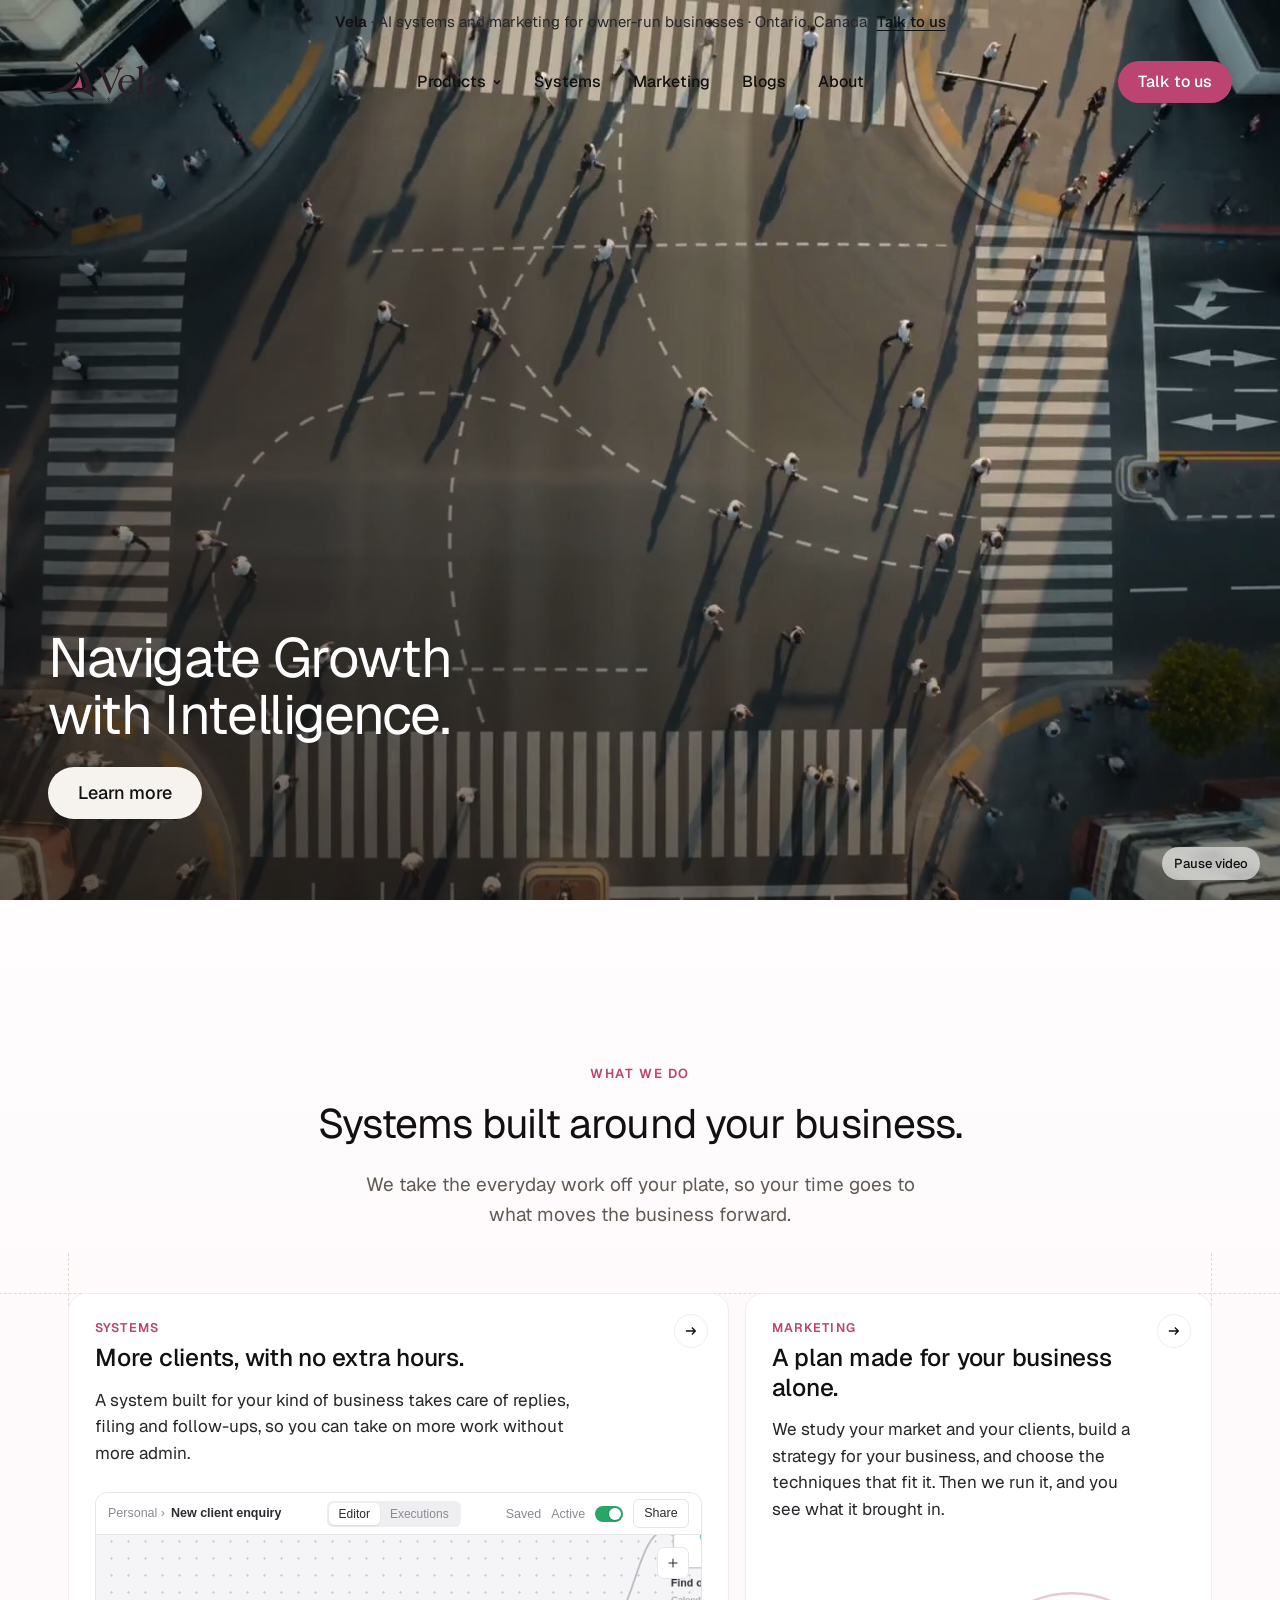
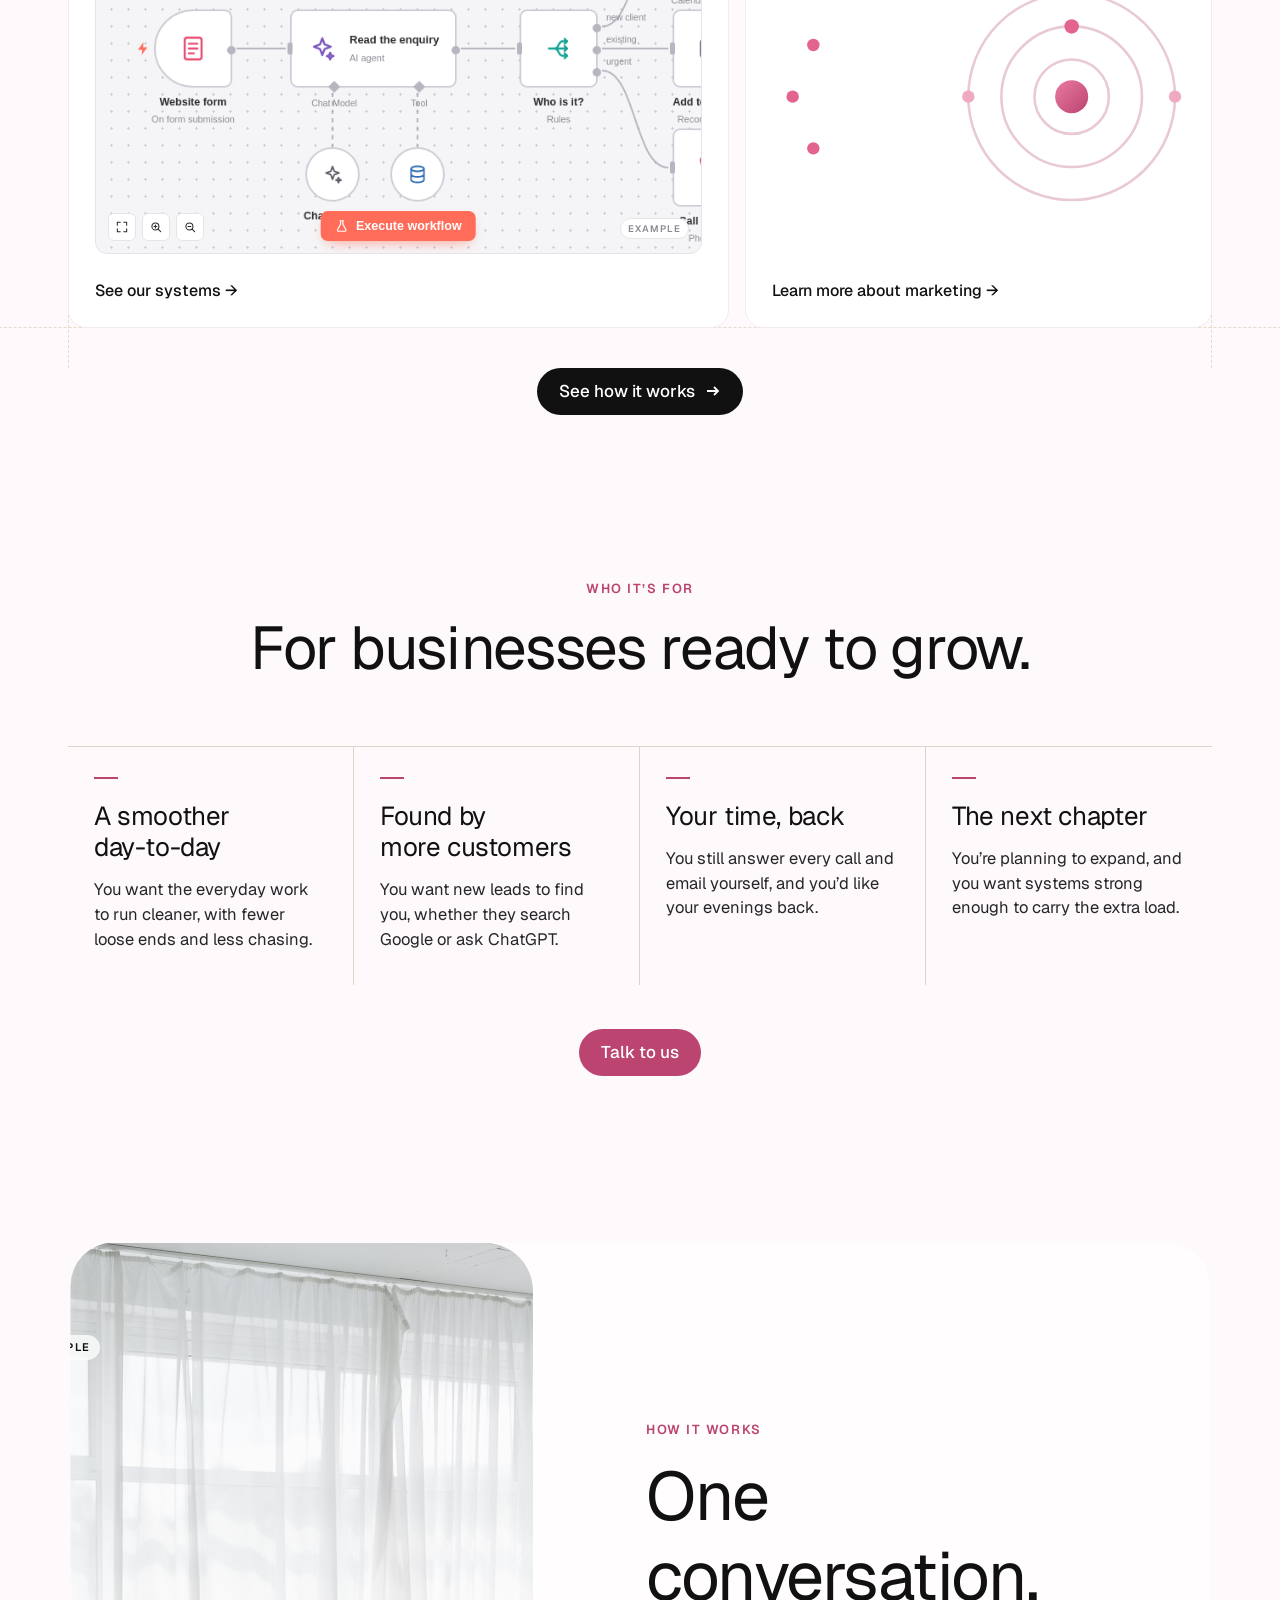
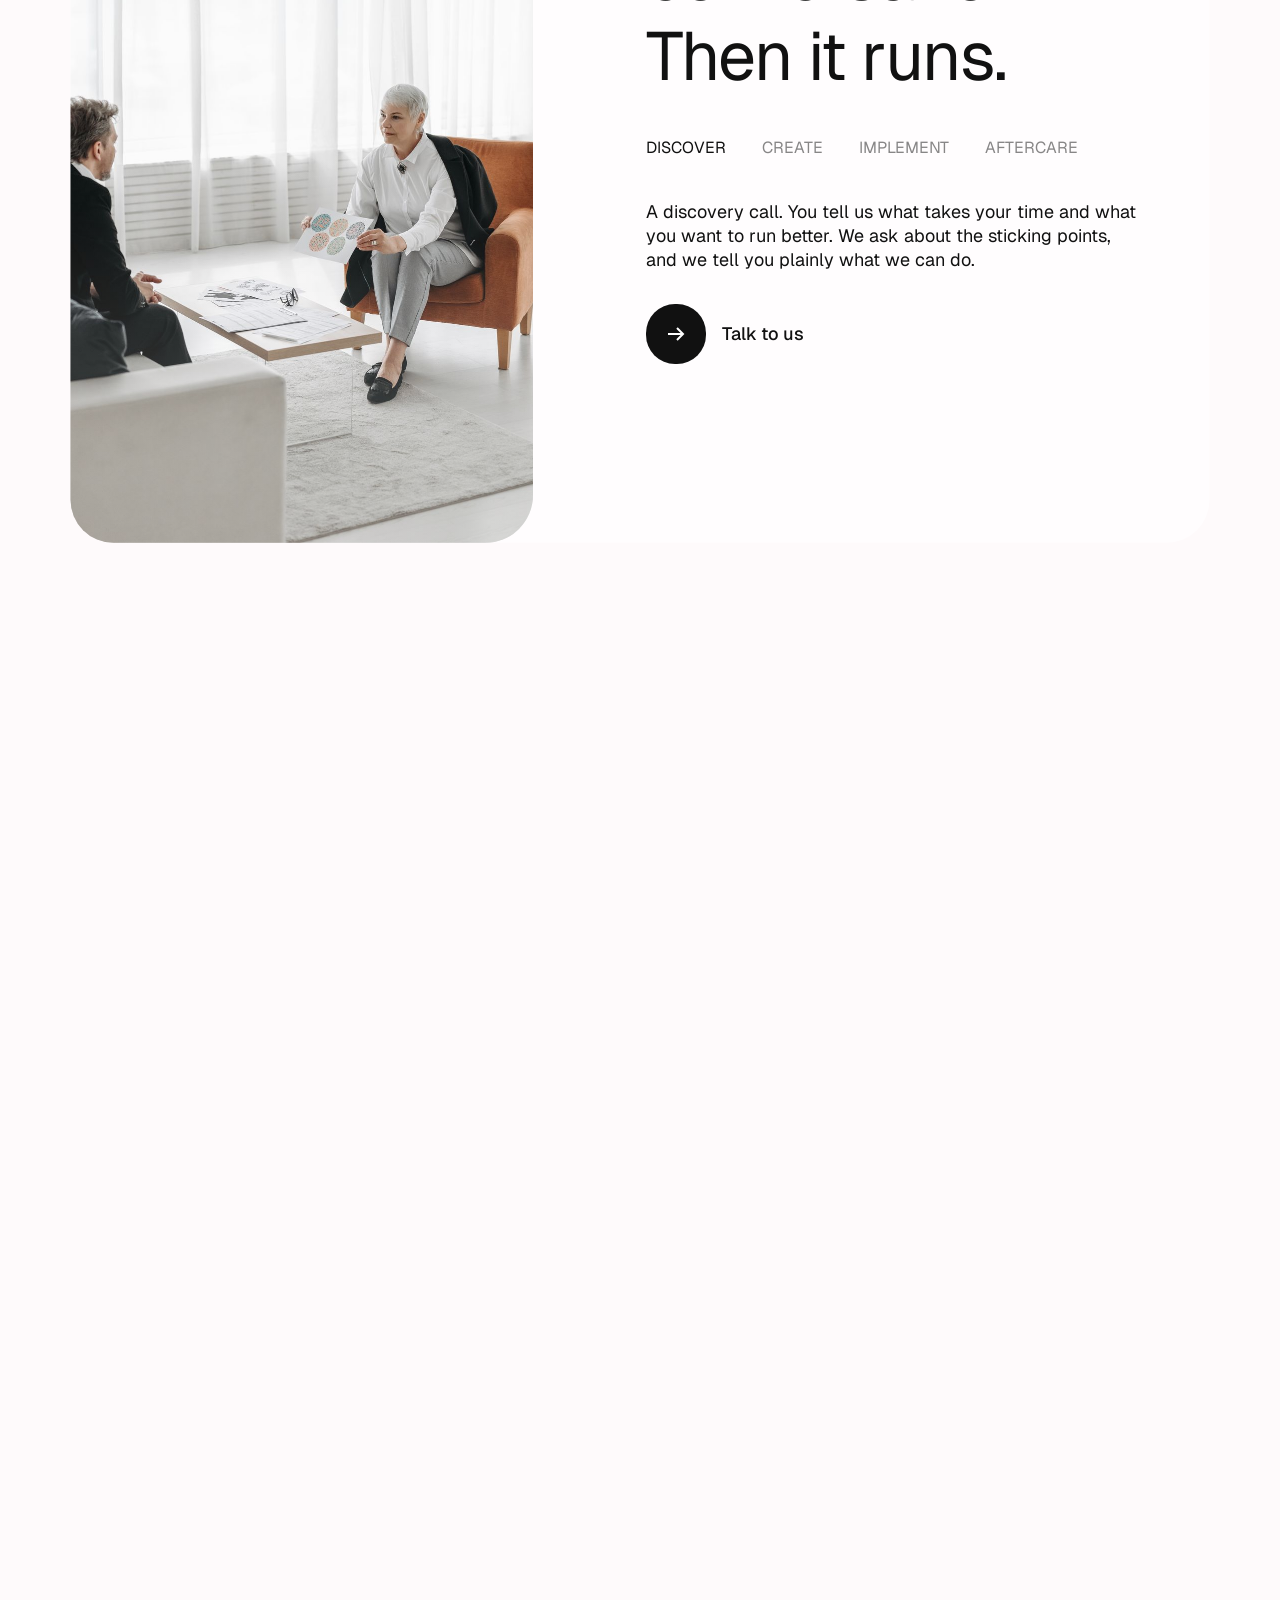
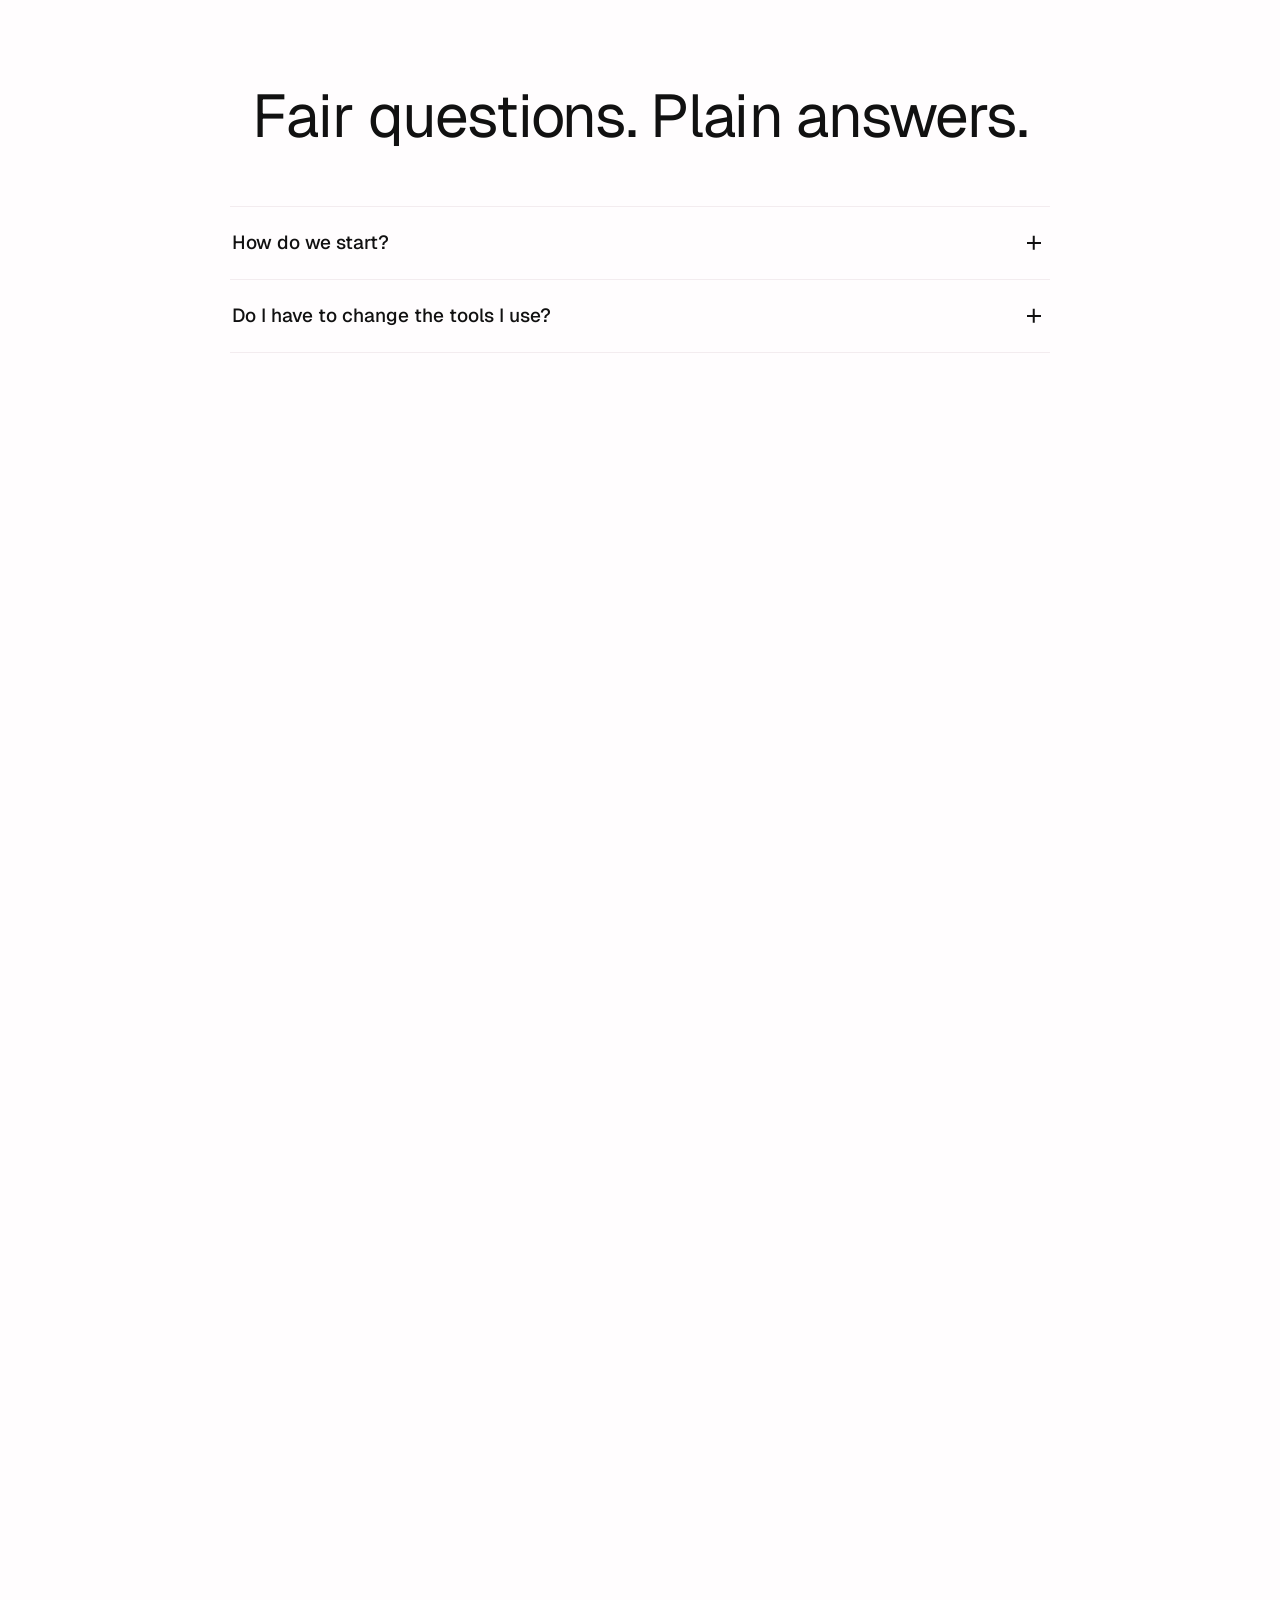
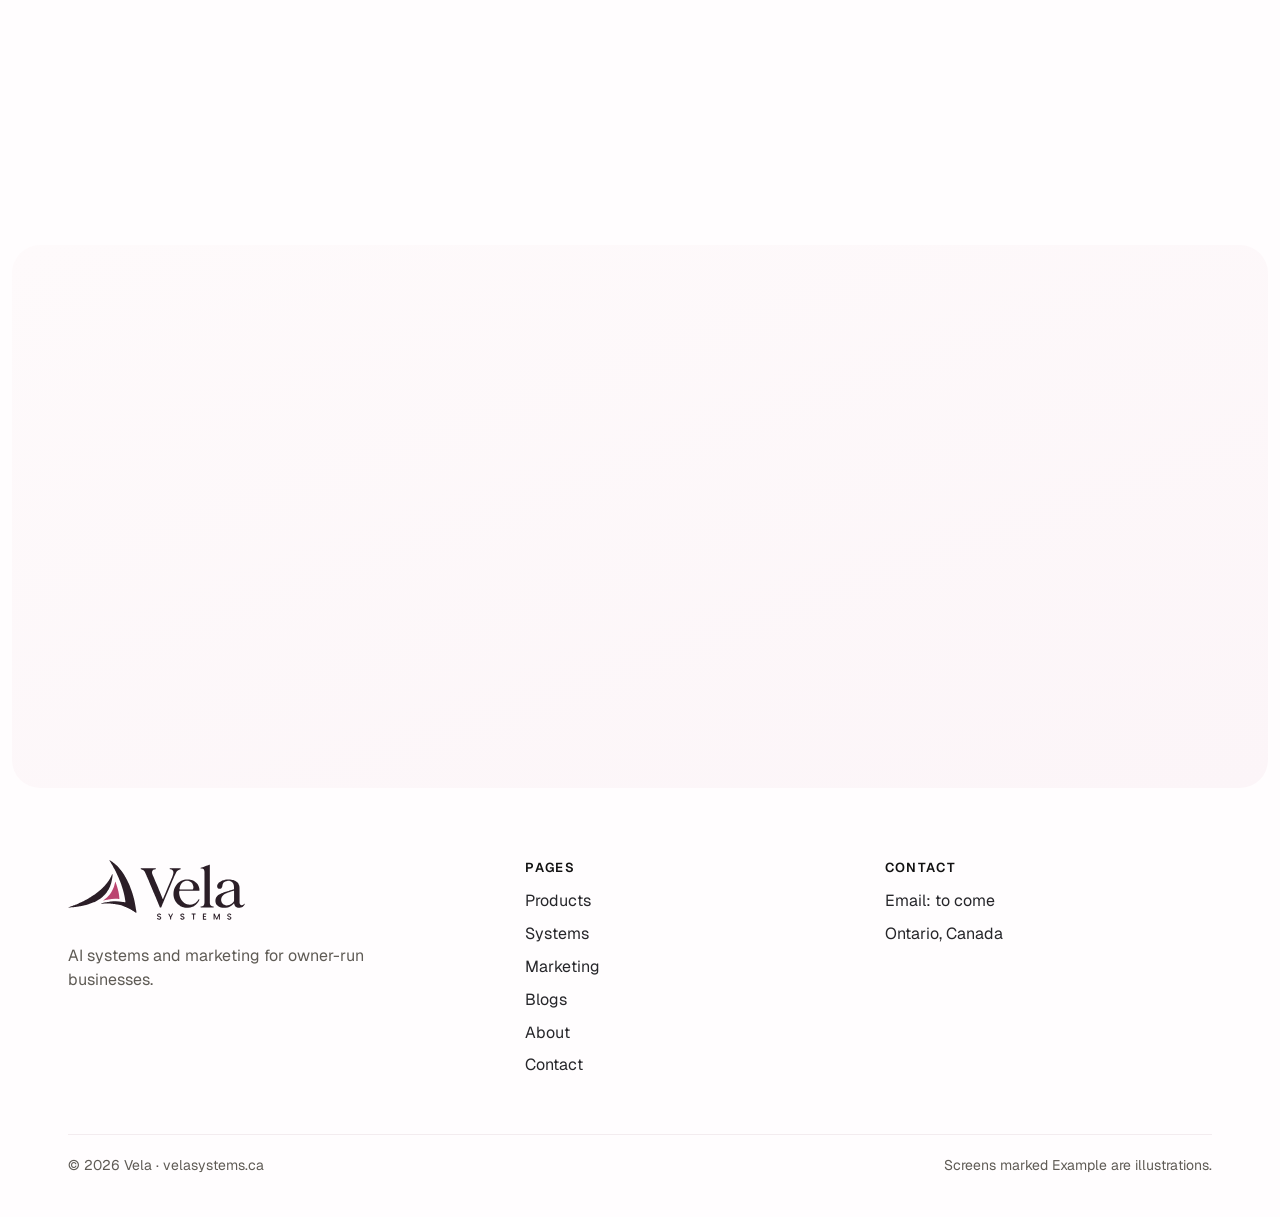
<file: index.html>
<!DOCTYPE html>
<html lang="en">
<head>
<meta charset="utf-8">
<meta name="robots" content="noindex, nofollow">
<meta name="viewport" content="width=device-width, initial-scale=1">
<title>Vela · AI systems and marketing for owner-run businesses</title>
<link rel="icon" href="media/logo/favicon.svg" type="image/svg+xml">
<link rel="icon" href="media/logo/favicon-32.png" sizes="32x32" type="image/png">
<link rel="apple-touch-icon" href="media/logo/apple-touch-icon.png">
<meta name="description" content="Vela puts AI inside the jobs that eat your day, then brings in the clients to fill it.">
<link rel="preconnect" href="https://fonts.googleapis.com">
<link rel="preconnect" href="https://fonts.gstatic.com" crossorigin>
<link href="https://fonts.googleapis.com/css2?family=Geist:wght@400;500;600&display=swap" rel="stylesheet"><!-- DL-126: Geist for headings and body -->
<link rel="stylesheet" href="menu.css"><!-- DL-128: Products menu -->
<style>
/* Round 2026-10-03 "neko home". One reference only: nekohealth.com (layout, rhythm, type scale, rounded inset hero,
   pale section ground, white rounded rows, scroll-driven split with tabs, calm FAQ). The Shopify half of the earlier
   hybrid (a customer's business on screen) was removed on Fahad's ruling (DL-073); like Neko, the page shows Vela's own
   world: the hero film; How it works uses three stock photos of the work happening (2026-10-04). Brand stays Vela: DL-056 colours, DL-057 body font, DL-092 headings (Helvetica Neue),
   DL-097 logo (Vela Systems lockup), DL-061 light only. Copy: copy-deck.md v1, nothing invented beyond example screens.
   Tokens mirror Neko's measured system: H1 100/100, H2 68/80, H3 sans 24/28, labels 14 uppercase tracked,
   body 18, 200px between sections, white + one pale ground. */
:root{
  --white:#fff; --blush:#fffdfe; --linen:#fefafb; --linen-2:#fcf5f8; --line:#f3ecef; /* DL-125: light pink ground (was linen #f6f2ed, line #e8e2da) */
  --ink:#111111; --body:#26262a; --mute:#5f5b55;
  --rasp:#bb4470; --rasp-hover:#99385c; --rasp-soft:#f7e9ee; --rasp-dark:#cf7c9b;
  --head:"Geist", "Helvetica Neue", Helvetica, Arial, sans-serif; /* DL-126 (2026-10-27): Geist for headings and body, after sierra.ai (replaces DL-092 Helvetica Neue) */
  --serif:var(--head); /* old name, kept so any rule still using it resolves */
  --sans:"Geist", system-ui, -apple-system, sans-serif; /* DL-126, replaces DL-057 Source Sans 3 */
  --wrap:1240px; --gut:clamp(20px,4vw,48px);
  --gap:clamp(96px,13vw,200px);
  --r-frame:28px; --r-card:20px; --r-row:16px;
  --shadow:0 30px 70px -40px rgba(17,17,17,.38), 0 2px 6px rgba(17,17,17,.05);
}
*{box-sizing:border-box;margin:0;padding:0}
html{scroll-behavior:smooth;overscroll-behavior-y:none}
body{background:var(--blush);color:var(--body);font-family:var(--sans);font-size:18px;line-height:1.55;-webkit-font-smoothing:antialiased}
a{color:inherit}
img,video{display:block;max-width:100%}
button{font:inherit;color:inherit}
.wrap{max-width:var(--wrap);margin:0 auto;padding:0 var(--gut)}
.sr{position:absolute;width:1px;height:1px;overflow:hidden;clip:rect(0 0 0 0);white-space:nowrap}
:focus-visible{outline:2px solid var(--rasp);outline-offset:3px}

/* Type */
.h1{font-family:var(--head);font-weight:400;font-size:clamp(50px,7vw,104px);line-height:1;letter-spacing:-.028em;color:var(--ink);text-wrap:balance}
.h2{font-family:var(--head);font-weight:400;font-size:clamp(40px,4.7vw,68px);line-height:1.12;letter-spacing:-.022em;color:var(--ink);text-wrap:balance}
/* DL-113/118: What we do heading, smaller, one line on desktop (Fahad 2026-10-26) */
.h2-sm{font-size:clamp(30px,3.2vw,46px);line-height:1.18;max-width:24em;margin-left:auto;margin-right:auto}
@media (min-width:901px){.h2-sm{white-space:nowrap}}
.label{font:600 13px/1.2 var(--sans);letter-spacing:.1em;text-transform:uppercase;color:var(--ink)}
/* Section labels (DL-088): the plain section name sits small above a more considered header line */
.eyebrow{font:600 13px/1.2 var(--sans);letter-spacing:.12em;text-transform:uppercase;color:var(--rasp);margin-bottom:18px}
.lede{font-size:19px;line-height:1.55;color:var(--mute);max-width:36rem}
.center{text-align:center}
.center .lede{margin-left:auto;margin-right:auto}

/* Logo (DL-097): the Vela Systems lockup Fahad picked on 2026-10-04 (Brand/Logo/), replacing the DL-058 tile. In the header
   it sits in a white glass pill so it reads over every frame of the hero film; in the footer it stands plain and larger */
.logo{display:inline-flex;align-items:center;text-decoration:none;line-height:0}
.logo img{height:40px;width:auto}
.top .logo{padding:0}
footer .logo img{height:60px}
@media (max-width:600px){ .top .logo img{height:34px} }

/* Buttons: raspberry for the one main action, ink pills everywhere else (Neko's dark pill) */
.btn{display:inline-flex;align-items:center;gap:10px;font:500 17px/1 var(--sans);padding:15px 22px;border-radius:999px;text-decoration:none;border:0;cursor:pointer;transition:background .25s,color .25s,transform .25s}
.btn svg{width:16px;height:16px;transition:transform .25s}
.btn:hover svg{transform:translateX(3px)}
.btn-rasp{background:var(--rasp);color:#fff}
.btn-rasp:hover{background:var(--rasp-hover)}
.btn-ink{background:var(--ink);color:#fff}
.btn-ink:hover{background:#2c2c2c}
.btn-glass{background:rgba(255,255,255,.62);color:var(--ink);backdrop-filter:blur(10px)}
.btn-glass:hover{background:rgba(255,255,255,.85)}

/* Top bar + floating header (Neko) */
/* The top strip, restored (Fahad 2026-10-04, DL-100; cut by DL-088): one line above the header, as before */
.bar{height:44px;display:flex;align-items:center;justify-content:center;gap:10px;font-size:15px;color:var(--body);padding:0 16px;text-align:center;background:transparent;margin:0}
/* Home: the strip lies over the top of the hero film, clear, and stays clear when the header bar turns white below it
   (Fahad 2026-10-04, DL-101); its words stay their normal black (DL-104) */
.bar{position:absolute;top:0;left:0;right:0;z-index:40}
.bar b{font-weight:600;color:var(--ink)}
.bar a{font-weight:500;color:var(--ink);text-underline-offset:3px}
.bar a:hover{color:var(--rasp)}
@media (max-width:600px){ .bar .hide-s{display:none} }
.top{position:fixed;left:0;right:0;top:56px;z-index:50;transition:top .35s ease;pointer-events:none}
.top.up{top:12px}
/* Header bar (Fahad 2026-10-04, DL-099): clear over the page; turns white while the mouse is up in it, clear again when it
   leaves (mouse only, so touch screens never get a stuck white bar). The logo sits on it with no pill. */
.top::before{content:"";position:absolute;left:0;right:0;top:-12px;bottom:-16px;z-index:-1;background:rgba(255,255,255,.97);box-shadow:0 1px 0 rgba(17,17,17,.06);opacity:0;transition:opacity .3s ease,top .35s ease,bottom .35s ease;pointer-events:none}
.top.up::before{top:-12px;bottom:-12px}
@media (hover:hover){ .top::before{pointer-events:auto} .top:hover::before{opacity:1} }
/* The logo changes colour in a wave every 5 seconds (Fahad 2026-10-05, DL-104: "like a wave changing its colour"): a
   wavy edge sweeps left to right across it, turning the plum parts raspberry and the raspberry sail plum; five seconds
   later the next wave turns it back. Two copies are stacked and the arriving one is revealed through a moving wave-shaped
   mask. Replaces the film-timed cross-fade (DL-102/103); the nav links and top strip keep their normal black. */
.top .logo{position:relative;--wave:url("data:image/svg+xml,%3Csvg xmlns='http://www.w3.org/2000/svg' viewBox='0 0 300 100' preserveAspectRatio='none'%3E%3Cpath fill='white' d='M-30 -30H150C150 -10 162 0 162 18C162 36 146 40 146 58C146 76 160 82 160 100C160 112 154 120 150 130H-30Z'/%3E%3C/svg%3E")}
.top .logo img{position:relative;z-index:1}
.top .logo .logo-swap{position:absolute;left:0;top:0;visibility:hidden}
.top .logo .logo-swap.shown{visibility:visible;z-index:2}
.top .logo img.wave-in{visibility:visible;z-index:3;-webkit-mask:var(--wave) no-repeat;mask:var(--wave) no-repeat;-webkit-mask-size:300% 100%;mask-size:300% 100%;animation:logo-wave .8s cubic-bezier(.6,0,.25,1) both}
@keyframes logo-wave{from{-webkit-mask-position:100% 0;mask-position:100% 0}to{-webkit-mask-position:0 0;mask-position:0 0}}
/* With each wave a silver band of light sweeps the letters (DL-105). The logo no longer springs up (Fahad 2026-10-05,
   DL-106: "I dont like how its expanding") */
.top .logo::after{content:"";position:absolute;inset:0;z-index:4;pointer-events:none;opacity:0;-webkit-mask:url(media/logo/vela-logo.svg) center/100% 100% no-repeat;mask:url(media/logo/vela-logo.svg) center/100% 100% no-repeat;background:linear-gradient(100deg,transparent 0 38%,rgba(255,255,255,.95) 50%,transparent 62% 100%) 100% 0/300% 100% no-repeat}
.top .logo.pop::after{animation:logo-sheen .85s cubic-bezier(.5,0,.3,1) both}
@keyframes logo-sheen{0%{opacity:1;background-position:100% 0}85%{opacity:1}100%{opacity:0;background-position:0 0}}
/* The logo never turns white, not even over the film's dark opening clip (Fahad 2026-10-05, DL-108, replaces DL-107). */
.top .row{display:grid;grid-template-columns:1fr auto 1fr;align-items:center;padding:0 var(--gut)}
.top .row > *{pointer-events:auto}
.top nav{display:flex;gap:4px;padding:5px;border-radius:999px;transition:background .35s,box-shadow .35s,backdrop-filter .35s}
.top.up nav{background:rgba(255,255,255,.78);backdrop-filter:blur(14px);box-shadow:0 6px 24px -12px rgba(17,17,17,.25)}
.top nav a{font-weight:500;font-size:16px;text-decoration:none;color:var(--ink);padding:9px 14px;border-radius:999px;transition:background .2s}
.top nav a:hover{background:rgba(17,17,17,.06)}
.top .cta{justify-self:end;padding:13px 20px;font-size:16px}
.top .logo{justify-self:start}

/* HERO: full screen, edge-to-edge film, huge centred serif (Neko). Film: the DL-072 montage, looped whole (Fahad 2026-10-04).
   The film's class is "film", never a name a later section uses ("intro" gave it 187px of top padding, a pale band) */
.hero{position:relative;overflow:hidden;height:100svh;min-height:620px;background:#e9e1d6;isolation:isolate}
.hero video,.hero .poster{position:absolute;inset:0;width:100%;height:100%;object-fit:cover;padding:0;border:0}
/* Seamless replay (DL-165, Fahad 2026-10-29: "when the video ends and replays, it's not smooth"): two copies of the film
   take turns; the next one fades in over the last second, so the end melts into the start with no cut or stall. */
.hero .poster{z-index:-3}
.hero video.film{z-index:-2;transition:opacity 1s ease}
.hero video.film.off{opacity:0}
.hero video.film.top{z-index:-1}

/* Heading and its one button sit left, on the same edge as the logo (Fahad 2026-10-04, DL-099) */
.hero-copy{position:absolute;z-index:2;inset:0;display:flex;flex-direction:column;justify-content:center;align-items:flex-start;padding:120px var(--gut) 150px;text-align:left}
.hero .h1{max-width:12.5ch;animation:rise 1.2s cubic-bezier(.2,.7,.2,1) both .15s}
/* DL-124 (Fahad 2026-10-27, after sierra.ai): the heading is set type again, white, two short lines, on a soft dark shade
   over the film so it reads on every frame; the button is Sierra's pale pill. Replaces the calligraphy lettering (DL-112/120). */
.hero .h1-sierra{max-width:none;color:#fff;font-weight:400;font-size:clamp(36px,4.3vw,66px);line-height:1.04;letter-spacing:-.025em;text-wrap:initial;text-shadow:0 2px 30px rgba(0,0,0,.18)}
.h1-sierra span{display:block}
/* DL-124 follow-up (Fahad 2026-10-27): the shade comes in, then the lines one after another, then the button */
.hero .h1-sierra{animation:none}
/* DL-156 (Fahad 2026-10-29: "make it appear more shadingly"): each line shades in out of a soft blur, slowly, instead of rising */
.h1-sierra > span{animation:shade-in 2s cubic-bezier(.25,.6,.3,1) both .35s;will-change:opacity,filter}
.h1-sierra > span + span{animation-delay:1.25s}
.hero .hero-go{animation:shade-in 1.6s cubic-bezier(.25,.6,.3,1) both 2.2s}
/* Fahad 2026-10-29: "more subtle": a light blur (6px, was 18px), no movement */
@keyframes shade-in{from{opacity:0;filter:blur(6px)}to{opacity:1;filter:blur(0)}}
/* Fahad 2026-10-28: heading smaller and down in the bottom-left corner; the shade is a little deeper along the bottom */
.hero-copy{justify-content:flex-end;padding-bottom:clamp(56px,9vh,104px)}
.hero .hero-go{margin-top:clamp(18px,2.6vh,28px)}
.hero::before{animation:shade 1.4s ease both}
@keyframes shade{from{opacity:0}to{opacity:1}}
.h1-sierra .pk{font-style:normal;color:inherit}
.hero::before{content:"";position:absolute;inset:0;z-index:1;pointer-events:none;background:
  linear-gradient(90deg,rgba(14,12,12,.46) 0%,rgba(14,12,12,.30) 38%,rgba(14,12,12,.08) 70%,rgba(14,12,12,0) 100%),
  linear-gradient(to top,rgba(14,12,12,.40) 0%,rgba(14,12,12,0) 50%);
  -webkit-mask:linear-gradient(to bottom,transparent 0,transparent 120px,#000 260px);mask:linear-gradient(to bottom,transparent 0,transparent 120px,#000 260px)}
.btn-pale{background:#f6f3ef;color:var(--ink);font-size:18px;padding:17px 30px}
.btn-pale:hover{background:var(--rasp);color:#fff}
.hero-go{margin-top:clamp(24px,3.6vh,38px);animation:rise 1.2s cubic-bezier(.2,.7,.2,1) both .35s}
.vid-toggle{position:absolute;z-index:3;right:20px;bottom:20px;background:rgba(255,255,255,.6);backdrop-filter:blur(8px);color:var(--ink);border:0;border-radius:999px;font:500 13px var(--sans);padding:8px 12px;cursor:pointer}
@keyframes rise{from{opacity:0;transform:translateY(16px)}to{opacity:1;transform:none}}
@keyframes fade{from{opacity:0}to{opacity:1}}

/* WHAT WE DO: pale ground, centred title, white rounded rows that open (Neko "Introducing") */
.ground{background:linear-gradient(180deg,var(--blush) 0,var(--linen) 420px,var(--linen) 100%)}
.intro{padding-top:var(--gap)}
.intro .lede{margin-top:22px}
.plus{width:28px;height:28px;position:relative}
.plus::before,.plus::after{content:"";position:absolute;left:7px;right:7px;top:13px;height:1.5px;background:var(--ink);transition:transform .35s ease}
.plus::after{transform:rotate(90deg)}
/* What we do as a Stripe-style bento, option D (Fahad 2026-10-04, DL-086; picked from the board
   rounds/2026-10-04 what we do as tiles/, with C kept on the shortlist). Tiles of two sizes on a 12-column grid with faint
   dashed guide lines: Enquiries and Bookings across the top (7 + 5), the other three below (4 + 4 + 4). Each tile = the
   job's label and line and an abstract drawing of the job, built in code, gently looping (still for reduced motion); the
   drawings are placeholders for Higgsfield loops. A tap opens the job's example in a window (the live front desk included). */
.intro{overflow-x:clip}
.g-wrap{position:relative;max-width:1144px;margin:clamp(44px,5vw,64px) auto 0}
.g-guides{position:absolute;inset:-40px 0;pointer-events:none;border-left:1px dashed #e4d9cf;border-right:1px dashed #e4d9cf}
.g-guides::before,.g-guides::after{content:"";position:absolute;left:-100vw;right:-100vw;border-top:1px dashed #e4d9cf}
.g-guides::before{top:40px} .g-guides::after{bottom:40px}
.g-grid{position:relative;display:grid;grid-template-columns:repeat(12,1fr);grid-auto-rows:minmax(330px,auto);gap:16px;list-style:none;text-align:left}
.g-grid li:nth-child(1){grid-column:span 7} .g-grid li:nth-child(2){grid-column:span 5}
.g-grid li:nth-child(n+3){grid-column:span 4}
.g-tile{position:relative;display:flex;flex-direction:column;width:100%;height:100%;text-align:left;background:var(--white);border:1px solid var(--line);border-radius:18px;padding:26px 26px 0;cursor:pointer;overflow:hidden;transition:box-shadow .3s,transform .3s}
.g-tile:hover{box-shadow:0 18px 40px -26px rgba(17,17,17,.4);transform:translateY(-2px)}
.g-text{display:block;padding-right:44px}
.g-lab{display:block;font:600 12.5px/1.2 var(--sans);letter-spacing:.09em;text-transform:uppercase;color:var(--rasp)}
.g-ln{display:block;margin-top:8px;font:500 clamp(20px,1.9vw,25px)/1.22 var(--sans);letter-spacing:-.01em;color:var(--ink);max-width:22rem}
/* Fahad 2026-10-29: the Systems tile heading on one line (lets it use the tile width; still wraps on narrow screens) */
.g-ui .g-ln{max-width:none}
.g-plus{position:absolute;top:20px;right:20px;width:34px;height:34px;border-radius:50%;border:1px solid var(--line);display:grid;place-items:center;color:var(--ink);transition:background .2s,color .2s,border-color .2s}
.g-plus svg{width:12px;height:12px}
.g-tile:hover .g-plus{background:var(--rasp);border-color:var(--rasp);color:#fff}
.g-art{flex:1;min-height:150px;display:grid;place-items:center;padding:14px 0 22px}
.g-art svg{width:100%;max-width:460px;height:auto;display:block}
.art .soft{fill:#f2eee9} .art .soft2{fill:#e7ddd3} .art .pk{fill:#fbe7ef} .art .wbar{fill:#fff;opacity:.85}
.art .gline{stroke:#e9c9d6;stroke-width:2.5;fill:none}
@keyframes g-rise{0%,6%{opacity:0;transform:translateY(14px)}14%,86%{opacity:1;transform:none}96%,100%{opacity:0;transform:none}}
.art-enq .m{opacity:0;transform-box:fill-box;animation:g-rise 7s ease infinite}
.art-enq .m2{animation-delay:.9s} .art-enq .m3{animation-delay:2.1s} .art-enq .m4{animation-delay:3s}
@keyframes g-blip{0%,100%{opacity:.25}50%{opacity:1}}
.art-enq .dot{animation:g-blip 1.2s ease infinite} .art-enq .dot:nth-child(3){animation-delay:.2s} .art-enq .dot:nth-child(4){animation-delay:.4s}
@keyframes g-scan{0%{transform:translateX(0)}60%,100%{transform:translateX(200px)}}
.art-book .scan{animation:g-scan 5s cubic-bezier(.5,0,.3,1) infinite}
@keyframes g-lit{0%,55%{fill:#f2eee9}62%,100%{fill:url(#gOut)}}
.art-book .hit{animation:g-lit 5s ease infinite}
@keyframes g-ring{0%,60%{opacity:0;transform:scale(.6)}70%{opacity:1}100%{opacity:0;transform:scale(1.7)}}
.art-book .ring{transform-box:fill-box;transform-origin:center;animation:g-ring 5s ease-out infinite}
@keyframes g-tick{0%,62%{stroke-dashoffset:30}72%,100%{stroke-dashoffset:0}}
.art-book .tick{stroke-dasharray:30;animation:g-tick 5s ease infinite}
@keyframes g-node{0%,100%{fill:#f2eee9}30%,85%{fill:#e2648f}}
.art-fol .n2{animation:g-node 6s ease infinite 1.6s} .art-fol .n3{animation:g-node 6s ease infinite 3.2s} .art-fol .n4{animation:g-node 6s ease infinite 4.8s}
@keyframes g-file{0%,8%{transform:translateY(-46px);opacity:0}20%{opacity:1}45%,100%{transform:translateY(34px);opacity:0}}
.art-adm .sheet{animation:g-file 4.5s cubic-bezier(.5,0,.3,1) infinite} .art-adm .s2{animation-delay:1.5s} .art-adm .s3{animation-delay:3s}
@keyframes g-spin{to{transform:rotate(360deg)}}
.art-mkt .orb{transform-origin:290px 110px;animation:g-spin 16s linear infinite} .art-mkt .orb2{animation-duration:24s;animation-direction:reverse}
@keyframes g-in{0%{transform:translate(0,0);opacity:0}15%{opacity:1}75%{opacity:1}100%{transform:var(--to);opacity:0}}
.art-mkt .inw{animation:g-in 4s ease-in infinite} .art-mkt .i2{animation-delay:1.3s} .art-mkt .i3{animation-delay:2.6s}
/* What we do, two pillars (Fahad 2026-10-04, DL-090): AI systems and Marketing, each a tile that links to its page. The five
   specific automations moved to the Broker Desk system page with their drawings, examples and the live front desk. */
.g-two{grid-auto-rows:minmax(460px,auto)}
a.g-tile{text-decoration:none;color:inherit}
.g-body{display:block;margin-top:14px;font-size:17px;line-height:1.55;color:var(--body);max-width:32rem}
.g-go{display:block;padding:0 0 26px;font:500 16px var(--sans);color:var(--ink)}
.g-go::after{content:"  \2192"}
a.g-tile:hover .g-go{color:var(--rasp)}
/* The AI systems tile holds working buttons (the editor), so it is a card with one real link, "See our systems", stretched over
   it; the editor sits above that link and keeps its own clicks. */
a.g-go{text-decoration:none}
.g-ui a.g-go::before{content:"";position:absolute;inset:0;border-radius:inherit;z-index:1}
.g-ui:hover .g-go{color:var(--rasp)}
.g-ui .n8{z-index:2}
/* What we do, AI systems tile: the job as a workflow-editor screen (Fahad 2026-10-04: "include n8n screen and colours so it
   looks like the workflow was created there instead of pink"; board rounds/2026-10-04 workflow demos/editor.html). The DL-095
   job (one website enquiry, every branch) drawn in the style of n8n's editor: dotted canvas, white nodes with coloured icons,
   trigger bolt, AI agent with its model and tool, a switch with named outputs, green ticks and "1 item" on each wire, the coral
   Execute workflow button, a success message, then fit-to-view. The look only: no n8n name or logo (Vela's engine is Azure
   Functions). Light theme (Fahad picked it over dark, DL-096). Zoom in, zoom out, full screen (a dialog over a pale veil, like the film) and Execute workflow (runs it again) all work. State classes carry an n8 prefix so the
   page's own .busy/.done rules can't reach them. */
.n8-art{place-items:stretch;padding:26px 0 26px}
.g-art .n8 svg{max-width:none}
.n8{--cv:#f5f5f7;--dot:#cfd0d6;--bar:#fff;--barline:#e4e4e9;--nd:#fff;--ndb:#cdced5;--tx:#2b2b31;--tx2:#8a8a94;--edge:#b5b6bf;--ok:#29a568;--pri:#ff6d5a;--chip:#efeff2;
  position:relative;display:block;width:100%;border-radius:12px;overflow:hidden;border:1px solid var(--barline);background:var(--cv);
  font-family:-apple-system,BlinkMacSystemFont,"Segoe UI",Roboto,Helvetica,Arial,sans-serif;container-type:inline-size;-webkit-font-smoothing:antialiased}
.n8-top{height:42px;display:flex;align-items:center;justify-content:space-between;gap:10px;padding:0 12px;background:var(--bar);border-bottom:1px solid var(--barline);font-size:12.5px;color:var(--tx)}
.n8-crumb{display:flex;gap:6px;align-items:center;white-space:nowrap;min-width:0} .n8-crumb span{color:var(--tx2)} .n8-crumb b{font-weight:600;overflow:hidden;text-overflow:ellipsis}
.n8-tabs{display:flex;background:var(--chip);border-radius:6px;padding:2px;font-size:12px}
.n8-tabs button{font-size:12px;border:0;background:none;padding:4px 10px;border-radius:5px;color:var(--tx2);transition:background .2s,color .2s,box-shadow .2s}
.n8-tabs button:hover{color:var(--tx)}
.n8-tabs button.n8o{background:var(--bar);color:var(--tx);box-shadow:0 1px 2px rgba(0,0,0,.1)}
/* DL-158 (Fahad 2026-10-29): Editor / Executions, Saved and the plus sign work too */
.n8-saved{display:inline-flex;align-items:center;gap:5px;border:0;background:none;font-size:12.5px;color:var(--tx2);padding:3px 6px;margin:0 -6px;border-radius:5px;transition:background .2s,color .2s}
.n8-saved:hover{background:var(--chip);color:var(--tx)}
.n8-saved .n8sp{width:10px;height:10px;border-radius:50%;border:1.5px solid rgba(0,0,0,.15);border-top-color:var(--tx2);animation:n8spin .8s linear infinite}
.n8-saved.n8dn{color:var(--ok)} .n8-saved svg{width:12px;height:12px}
.n8-top button:focus-visible,.n8-plus:focus-visible,.n8-xs button:focus-visible,.n8-np button:focus-visible{outline:2px solid var(--pri);outline-offset:2px}
/* Executions: the list of past runs over the canvas; a row opens the run again in the editor */
.n8-xs{position:absolute;inset:0;z-index:5;background:var(--bar);display:flex;flex-direction:column;opacity:0;visibility:hidden;transition:opacity .25s,visibility .25s}
.n8-xs.n8o{opacity:1;visibility:visible}
.n8-xs-h{display:flex;justify-content:space-between;align-items:center;padding:12px 16px 6px;font-size:12.5px;font-weight:600;color:var(--tx)}
.n8-xs-h span{font-weight:400;font-size:11px;color:var(--tx2);border:1px solid var(--barline);border-radius:999px;padding:3px 8px}
.n8-xs ol{list-style:none;margin:0;padding:0 8px 10px;overflow:auto;flex:1}
.n8-xs li button{width:100%;display:grid;grid-template-columns:auto 1fr auto;gap:10px;align-items:center;text-align:left;border:0;border-bottom:1px solid var(--barline);background:none;padding:8px;font-size:12px;color:var(--tx);border-radius:0;transition:background .2s}
.n8-xs li:last-child button{border-bottom:0}
.n8-xs li button:hover{background:var(--cv);border-radius:6px}
.n8-xs-ok{display:grid;color:var(--ok)} .n8-xs-ok svg{width:15px;height:15px}
.n8-xs b{display:block;font-weight:500}
.n8-xs small{display:block;font-size:11px;color:var(--tx2);margin-top:1px} .n8-xs small em{font-style:normal;color:var(--ok)}
.n8-xs-id{font-size:11px;color:var(--tx2)}
.n8-xs li button:hover .n8-xs-id::after{content:" · View";color:var(--pri)}
.n8-xs li.n8new{animation:n8pop .45s ease}
/* Plus: the "What happens next?" panel slides in from the right; the search filters it */
.n8-plus{padding:0;cursor:pointer;transition:border-color .2s}
.n8-plus:hover{border-color:var(--tx2)}
.n8-np{position:absolute;top:0;right:0;bottom:0;width:min(272px,80%);z-index:6;background:var(--bar);border-left:1px solid var(--barline);box-shadow:-12px 0 24px -14px rgba(0,0,0,.22);display:flex;flex-direction:column;transform:translateX(104%);visibility:hidden;transition:transform .32s cubic-bezier(.2,.7,.2,1),visibility .32s}
.n8-np.n8o{transform:none;visibility:visible}
.n8-np-h{display:flex;justify-content:space-between;align-items:center;padding:12px 12px 8px 14px;font-size:13px;font-weight:600;color:var(--tx)}
.n8-np-x{width:24px;height:24px;padding:0;border:0;background:none;border-radius:5px;color:var(--tx2);display:grid;place-items:center}
.n8-np-x:hover{background:var(--chip);color:var(--tx)} .n8-np-x svg{width:13px;height:13px;fill:none;stroke:currentColor;stroke-width:2;stroke-linecap:round}
.n8-np input{margin:0 12px 6px;padding:7px 10px;border:1px solid var(--barline);border-radius:6px;font:inherit;font-size:12px;color:var(--tx);background:var(--bar);outline:0}
.n8-np input:focus{border-color:var(--pri);box-shadow:0 0 0 3px rgba(255,109,90,.14)}
.n8-np ul{list-style:none;margin:0;padding:2px 6px 8px;overflow:auto;flex:1}
.n8-np li button{width:100%;display:grid;grid-template-columns:30px 1fr;gap:10px;align-items:center;text-align:left;border:0;background:none;padding:7px 8px;border-radius:6px;color:var(--tx);transition:background .2s}
.n8-np li button:hover,.n8-np li button.n8o{background:var(--cv)}
.n8-np li i{width:30px;height:30px;border-radius:6px;border:1px solid var(--barline);display:grid;place-items:center}
.n8-np li i svg{width:17px;height:17px;fill:none;stroke:currentColor;stroke-width:1.7;stroke-linecap:round;stroke-linejoin:round}
.n8-np li b{display:block;font-size:12px;font-weight:600}
.n8-np li small{display:block;font-size:10.5px;color:var(--tx2);margin-top:1px;line-height:1.35}
.n8-np-none{padding:10px 8px;font-size:11.5px;color:var(--tx2)}
.n8-right{display:flex;gap:10px;align-items:center;color:var(--tx2);white-space:nowrap}
.n8-tg{width:28px;height:16px;border-radius:9px;background:var(--ok);position:relative;flex:none;transition:background .25s}
.n8-tg::after{content:"";position:absolute;right:2px;top:2px;width:12px;height:12px;border-radius:50%;background:#fff;box-shadow:0 1px 2px rgba(0,0,0,.15);transition:transform .25s cubic-bezier(.3,1.3,.5,1)}
/* DL-159 (Fahad 2026-10-29): Active is a working switch; off, the workflow waits until Execute workflow is pressed */
.n8-act{display:inline-flex;align-items:center;gap:10px;border:0;background:none;padding:2px 0;font-size:12.5px;color:var(--tx2);transition:color .2s}
.n8-act:hover{color:var(--tx)}
.n8-act[aria-checked="false"] .n8-tg{background:#c9cad1}
.n8-act[aria-checked="false"] .n8-tg::after{transform:translateX(-12px)}
.n8-btn{border:1px solid var(--barline);border-radius:6px;padding:4px 10px;color:var(--tx)}
.n8-cv{position:relative;display:block;height:318px;overflow:hidden;background-image:radial-gradient(var(--dot) 1.1px,transparent 1.4px);background-size:20px 20px}
.n8-world{position:absolute;display:block;left:0;top:0;width:1470px;height:570px;transform-origin:0 0;will-change:transform}
.n8-world>svg{position:absolute;left:0;top:0;width:1470px;height:570px;overflow:visible}
.n8-e{fill:none;stroke:var(--edge);stroke-width:2}
.n8-e.sub{stroke-dasharray:5 5}
.n8-g{fill:none;stroke:var(--ok);stroke-width:2.4;stroke-linecap:round;opacity:0;transition:opacity .4s}
.n8-g.n8o{opacity:1;transition:none}
.n8-items{position:absolute;font-size:11px;font-weight:600;color:var(--ok);background:var(--cv);padding:0 4px;border-radius:3px;opacity:0;transform:translate(-50%,-50%);transition:opacity .3s;white-space:nowrap}
.n8-items.n8o{opacity:1}
.n8-nd{position:absolute;display:block}
.n8-box{position:relative;width:92px;height:92px;border-radius:9px;background:var(--nd);border:2px solid var(--ndb);display:grid;place-items:center;transition:border-color .25s,box-shadow .25s}
.n8-box.trig{border-radius:46px 9px 9px 46px}
.n8-box.wide{width:196px;display:flex;align-items:center;gap:12px;padding:0 16px}
.n8-box.circ{width:64px;height:64px;border-radius:50%}
.n8-box.wide b{display:block;font-size:13px;font-weight:600;color:var(--tx);white-space:nowrap}
.n8-box.wide small{display:block;font-size:11px;color:var(--tx2);margin-top:3px}
.n8-ic{display:grid;place-items:center;width:40px;height:40px;transition:opacity .2s}
.n8-ic svg{width:34px;height:34px;fill:none;stroke:currentColor;stroke-width:1.7;stroke-linecap:round;stroke-linejoin:round}
.n8-box.circ .n8-ic svg{width:26px;height:26px}
.n8-in{position:absolute;left:-5px;top:50%;width:6px;height:14px;margin-top:-7px;border-radius:2px;background:var(--edge)}
.n8-out{position:absolute;right:-6px;width:10px;height:10px;margin-top:-5px;border-radius:50%;background:var(--edge)}
.n8-bolt{position:absolute;left:-24px;top:50%;margin-top:-9px;color:var(--pri)} .n8-bolt svg{width:18px;height:18px;fill:currentColor}
.n8-ol{position:absolute;left:100px;font-size:10.5px;color:var(--tx2);white-space:nowrap;transform:translateY(-130%)}
.n8-port{position:absolute;bottom:-6px;width:10px;height:10px;margin-left:-5px;transform:rotate(45deg);background:var(--edge)}
.n8-pl{position:absolute;top:100px;font-size:10.5px;color:var(--tx2);white-space:nowrap;transform:translateX(-50%)}
.n8-lb{position:absolute;left:50%;top:100px;transform:translateX(-50%);text-align:center;width:160px}
.n8-box.circ+.n8-lb{top:72px}
.n8-lb b{display:block;font-size:12.5px;font-weight:600;color:var(--tx)}
.n8-lb small{display:block;font-size:11px;color:var(--tx2);margin-top:2px}
.n8-ok{position:absolute;right:5px;bottom:5px;width:16px;height:16px;color:var(--ok);opacity:0;transform:scale(.5);transition:opacity .2s,transform .35s cubic-bezier(.3,1.6,.5,1)}
.n8-ok svg{width:16px;height:16px}
.n8-box.circ .n8-ok{right:-2px;bottom:-2px}
.n8-spin{position:absolute;left:50%;top:50%;width:30px;height:30px;margin:-15px 0 0 -15px;border-radius:50%;border:3px solid rgba(255,109,90,.22);border-top-color:var(--pri);animation:n8spin .8s linear infinite;opacity:0}
@keyframes n8spin{to{transform:rotate(360deg)}}
.n8-box.wide .n8-spin{left:36px}
.n8-nd.n8r .n8-box{border-color:var(--pri);box-shadow:0 0 0 4px rgba(255,109,90,.16)}
.n8-nd.n8r .n8-ic{opacity:.2} .n8-nd.n8r .n8-spin{opacity:1}
.n8-nd.n8k .n8-box{border-color:var(--ok)} .n8-nd.n8k .n8-ok{opacity:1;transform:none}
.n8-lb small.n8s{animation:n8pop .35s ease}
@keyframes n8pop{from{opacity:0;transform:translateY(4px)}to{opacity:1;transform:none}}
.n8-zoom{position:absolute;left:12px;bottom:12px;display:flex;gap:6px}
.n8 button{font-family:inherit;line-height:normal;cursor:pointer;-webkit-tap-highlight-color:transparent}
.n8-zoom button{width:28px;height:28px;padding:0;border:1px solid var(--barline);border-radius:6px;background:var(--bar);display:grid;place-items:center;color:var(--tx);transition:border-color .2s,box-shadow .2s}
.n8-zoom button:hover{border-color:var(--tx2)}
.n8-zoom button.n8o{border-color:var(--pri);box-shadow:0 0 0 3px rgba(255,109,90,.18)}
.n8-zoom button:focus-visible,.n8-run:focus-visible{outline:2px solid var(--pri);outline-offset:2px}
.n8-zoom svg,.n8-plus svg{width:14px;height:14px;fill:none;stroke:currentColor;stroke-width:1.8;stroke-linecap:round;stroke-linejoin:round}
.n8-run{border:0;position:absolute;left:50%;bottom:12px;transform:translateX(-50%);display:flex;align-items:center;gap:7px;background:var(--pri);color:#fff;font-size:12.5px;font-weight:600;padding:8px 14px;border-radius:7px;box-shadow:0 6px 14px -6px rgba(255,109,90,.7);white-space:nowrap;transition:background .2s,transform .15s}
.n8-run:hover{background:#ff5a45}
.n8-run svg{width:14px;height:14px;fill:none;stroke:currentColor;stroke-width:2;stroke-linecap:round;stroke-linejoin:round}
.n8-run .n8sp{width:13px;height:13px;border-radius:50%;border:2px solid rgba(255,255,255,.4);border-top-color:#fff;animation:n8spin .8s linear infinite}
.n8-run.n8b{background:#ff8f80}
.n8-run.n8p{transform:translateX(-50%) scale(.95)}
.n8-plus{position:absolute;right:12px;top:12px;width:32px;height:32px;border:1px solid var(--barline);border-radius:7px;background:var(--bar);display:grid;place-items:center;color:var(--tx)}
.n8-toast{position:absolute;right:12px;top:54px;display:flex;gap:8px;align-items:center;background:var(--bar);border:1px solid var(--barline);border-left:3px solid var(--ok);border-radius:7px;padding:8px 12px;font-size:12px;font-weight:500;color:var(--tx);box-shadow:0 10px 24px -12px rgba(0,0,0,.35);opacity:0;transform:translateX(14px);transition:opacity .35s,transform .45s cubic-bezier(.2,.7,.2,1);white-space:nowrap}
.n8-toast svg{width:15px;height:15px;color:var(--ok)}
.n8-toast.n8o{opacity:1;transform:none}
.n8-ex{position:absolute;right:12px;bottom:14px;font:600 9.5px/1 var(--sans);letter-spacing:.1em;text-transform:uppercase;color:var(--tx2);border:1px solid var(--barline);background:var(--bar);padding:5px 7px;border-radius:999px}
@container (max-width:500px){ .n8-tabs,.n8-btn,.n8-saved,.n8-crumb span{display:none} .n8-run{left:auto;right:12px;transform:none} .n8-run.n8p{transform:scale(.95)} .n8-ex{display:none} }
.n8-dlg{border:0;padding:0;background:transparent;width:min(1120px,calc(100vw - 32px));max-width:none;max-height:none;margin:auto;overflow:visible}
.n8-dlg[open]{animation:n8in .35s cubic-bezier(.2,.7,.2,1)}
@keyframes n8in{from{opacity:0;transform:scale(.97)}}
.n8-dlg::backdrop{background:rgba(254,250,251,.9);backdrop-filter:blur(10px)}
.n8-dlg .n8{box-shadow:var(--shadow)}
.n8-big .n8-cv{height:min(640px,calc(100vh - 170px))}
.n8-x{position:absolute;right:0;bottom:calc(100% + 12px);border:1px solid var(--line);background:var(--white);color:var(--ink);border-radius:999px;font:500 15px var(--sans);padding:8px 16px;cursor:pointer}
html.n8-lock{overflow:hidden}
@media (prefers-reduced-motion:reduce){ .n8-spin,.n8-run .n8sp,.n8-saved .n8sp{animation:none} .n8-np,.n8-xs{transition:none} .n8-dlg[open]{animation:none} }
@keyframes g-bob{0%,30%,100%{transform:none}12%{transform:translateY(-6px)}}
/* The example window: one pane per job (moved verbatim from the rows) */
.wd-dlg{border:0;padding:0;background:transparent;width:min(600px,calc(100vw - 32px));max-width:none;margin:auto;overflow:visible}
.wd-dlg::backdrop{background:rgba(254,250,251,.9);backdrop-filter:blur(10px)}
.wd-dlg-in{background:var(--white);border-radius:20px;padding:10px 10px 20px;box-shadow:var(--shadow);text-align:left;max-height:calc(100vh - 120px);overflow:auto}
.wd-pane .g-lab{margin:12px 12px 10px}
.wd-pane .wd-vis{margin:0}
.wd-pane p{padding:14px 14px 0;font-size:17px;color:var(--body)}
.wd-dlg-x{position:absolute;right:0;bottom:calc(100% + 12px);border:1px solid var(--line);background:var(--white);color:var(--ink);border-radius:999px;font:500 15px var(--sans);padding:8px 16px;cursor:pointer}
.wd-vis{position:relative;margin:4px 10px 0;border-radius:14px;background:radial-gradient(120% 100% at 30% 0%,#fff 0%,#fcf0f5 45%,#f4e2ea 100%);padding:44px 24px 30px;display:grid;place-items:center;min-height:250px}
.wd-ex{position:absolute;left:12px;top:12px;font:600 10px/1 var(--sans);letter-spacing:.1em;text-transform:uppercase;color:var(--ink);background:rgba(255,255,255,.8);padding:5px 8px;border-radius:999px}
.wd-mini{width:min(100%,360px);background:#fff;border-radius:14px;box-shadow:var(--shadow);padding:14px;display:grid;gap:9px;font-size:14.5px;line-height:1.4;text-align:left;color:var(--ink)}
.wd-h{font:600 11px/1 var(--sans);letter-spacing:.1em;text-transform:uppercase;color:var(--mute);padding-bottom:9px;border-bottom:1px solid var(--line)}
.wd-bub{max-width:82%;padding:9px 12px;border-radius:14px}
.wd-bub.in{background:#f2eee9;border-bottom-left-radius:4px}
.wd-bub.out{background:var(--rasp-soft);justify-self:end;border-bottom-right-radius:4px}
.wd-meta{font-size:12.5px;color:var(--mute);justify-self:end}
.wd-days{display:grid;grid-template-columns:repeat(5,1fr);gap:6px;text-align:center;font-size:12px;color:var(--mute)}
.wd-days i{display:block;height:34px;border-radius:8px;background:#f2eee9;margin-top:5px}
.wd-days i.on{background:var(--rasp);box-shadow:0 0 0 3px var(--rasp-soft)}
.wd-li{display:flex;justify-content:space-between;gap:10px;padding:8px 10px;border-radius:10px;background:#f8f5f1}
.wd-li em{font-style:normal;color:var(--rasp);font-weight:600;font-size:13px;white-space:nowrap}

.intro .go{display:flex;justify-content:center;margin-top:40px}

/* WHO THIS IS FOR: short centred strip on the same ground (Neko "we're open") */
.who{padding:var(--gap) 0}
.who .lede{margin-top:16px;text-wrap:balance}
.situations{display:grid;grid-template-columns:repeat(4,1fr);gap:clamp(16px,2.5vw,28px);max-width:1200px;margin:clamp(40px,5vw,56px) auto 0;list-style:none;text-align:left}
.situations li{font:400 clamp(21px,1.8vw,25px)/1.35 var(--head);color:var(--ink);padding-top:22px;border-top:1px solid #ddd5ca;display:grid;gap:14px;align-content:start}
.situations li::before{content:"";width:7px;height:7px;border-radius:50%;background:var(--rasp)}
@media (max-width:1100px){.situations{grid-template-columns:repeat(2,1fr);max-width:760px}} /* DL-114: four points, 2 x 2 on tablets */
/* DL-119: Who it's for, four hairline columns (layout H) */
.who-cols{display:grid;grid-template-columns:repeat(4,1fr);max-width:1200px;margin:clamp(44px,5vw,64px) auto 0;border-top:1px solid #ddd5ca;list-style:none;text-align:left}
.who-cols li{padding:30px 26px 34px;border-right:1px solid #ddd5ca;transition:background .4s}
.who-cols li:last-child{border-right:0}
.who-cols li::before{content:"";display:block;width:24px;height:1.5px;background:var(--rasp);margin-bottom:22px;transition:width .45s}
.who-cols li:hover{background:rgba(255,255,255,.55)}
.who-cols li:hover::before{width:48px}
.wc-t{font:400 26px/1.2 var(--head);letter-spacing:-.015em;color:var(--ink);text-wrap:balance}
.nw{white-space:nowrap}
.wc-l{margin-top:14px;font-size:16.5px;line-height:1.5;color:var(--body)}
@media (max-width:1100px){.who-cols{grid-template-columns:1fr 1fr;max-width:760px}.who-cols li{border-bottom:1px solid #ddd5ca}.who-cols li:nth-child(2n){border-right:0}.who-cols li:nth-child(n+3){border-bottom:0}}
@media (max-width:600px){.who-cols{grid-template-columns:1fr}.who-cols li{border-right:0;border-bottom:1px solid #ddd5ca;padding:26px 6px 28px}.who-cols li:last-child{border-bottom:0}.wc-t{font-size:24px}}
.who .go{display:flex;justify-content:center;margin-top:44px}

/* HOW IT WORKS, copied from nekohealth.com ("Cutting-edge technology meets first-class care"), measured 2026-10-04 at 1440x900:
   a 440svh scroll runway with a pinned full-screen panel; the panel arrives as a card inset ~79px with ~43px corners and opens
   to full screen as it pins; the image tile is flush to the left edge, full height, to the end of grid column 5 (600px at 1440),
   right corners 48px; the next image slides up over the last; text column = grid columns 7-11 (x 726, 560 wide), centred;
   title 68/80; tabs 16px uppercase regular, 48px apart, inactive at 50%; one 18/24 paragraph and its own link per tab;
   link = 60px dark round button with a 24px arrow, 16px gap, 18px/500 label; tabs switch at 43% and 81% of the pinned scroll. */
.how{position:relative;height:560svh} /* DL-116: four steps */
.how-sticky{position:sticky;top:0;height:100svh;overflow:hidden}
.how-card{--in:0px;--rad:0px;position:absolute;inset:0;background:var(--blush);clip-path:inset(0 var(--in) round var(--rad))}
.stage{position:absolute;left:0;top:0;bottom:0;width:calc(40px + 5 * ((100% - 212px) / 12) + 48px);overflow:hidden;border-radius:0 48px 48px 0;background:var(--linen)}
.panel{position:absolute;inset:0;transform:translateY(100%);transition:transform 1s cubic-bezier(.65,0,.25,1);pointer-events:none}
.panel.on,.panel.past{transform:none}
.panel.on{pointer-events:auto}
#p0{z-index:1} #p1{z-index:2} #p2{z-index:3} #p3{z-index:4}
.panel > img{position:absolute;inset:0;width:100%;height:100%;object-fit:cover}
.panel::after{content:"";position:absolute;inset:0;background:linear-gradient(180deg,rgba(254,250,251,0) 55%,rgba(254,250,251,.3) 100%);pointer-events:none}
.ex{position:absolute;z-index:5;left:20px;top:92px;font:600 11px/1 var(--sans);letter-spacing:.1em;text-transform:uppercase;color:var(--ink);background:rgba(255,255,255,.75);backdrop-filter:blur(8px);padding:7px 10px;border-radius:999px}
.how-text{position:absolute;top:0;bottom:0;left:calc(40px + 6 * ((100% - 212px) / 12 + 12px));width:calc(5 * ((100% - 212px) / 12) + 48px);display:flex;flex-direction:column;justify-content:center;align-items:flex-start}
.how .h2{font-size:68px;line-height:80px}
.tabs{display:flex;flex-wrap:wrap;gap:12px 36px;margin:40px 0 0;list-style:none}
.tabs button{background:none;border:0;padding:0;font:400 16px/24px var(--sans);text-transform:uppercase;color:var(--ink);opacity:.5;cursor:pointer;transition:opacity .3s}
.tabs button[aria-selected=true]{opacity:1}
.copy{display:grid;margin-top:40px;width:100%}
.copy > div{grid-area:1/1;opacity:0;transform:translateY(10px);transition:opacity .5s ease,transform .5s ease;visibility:hidden}
.copy > div.on{opacity:1;transform:none;visibility:visible;transition-delay:.1s}
.copy p{font-size:18px;line-height:24px;color:var(--ink)}
.arrow-link{display:inline-flex;align-items:center;gap:16px;margin-top:32px;font:500 18px/24px var(--sans);text-decoration:none;color:var(--ink)}
.arrow-link i{width:60px;height:60px;border-radius:29px;background:var(--ink);display:grid;place-items:center;transition:background .25s}
.arrow-link svg{width:24px;height:24px;stroke:#fff;stroke-width:2;fill:none}
.arrow-link:hover i{background:var(--rasp)}


/* The front desk: the live example inside the Enquiries row (moved off the Build photo, Fahad 2026-10-04). The visitor
   taps a message and watches it get answered and booked. */
.desk{width:min(100%,400px);background:#fff;border-radius:16px;box-shadow:var(--shadow);padding:16px 16px 12px;color:var(--ink);text-align:left}
/* Framing keeps each photo's faces in view when the tile is wider than 2:3 (short laptops, tablets, phones) */
#p0 > img{object-position:50% 60%}
#p1 > img{object-position:66% 50%} /* C8, Pexels 3861970 (Fahad 2026-10-28): keeps her hand and face in the tall frame */
#p2 > img{object-position:62% 40%} /* I10, Pexels 6248729 (Fahad 2026-10-28): both faces in the tall frame */
#p3 > img{object-position:50% 20%}
.desk-head{display:flex;align-items:center;justify-content:space-between;font-size:14px;font-weight:600;padding-bottom:11px;border-bottom:1px solid var(--line)}
.desk-head .agent{display:flex;align-items:center;gap:9px}
.orb{width:10px;height:10px;border-radius:50%;background:var(--rasp);position:relative;flex:0 0 10px}
.orb::after{content:"";position:absolute;inset:-5px;border-radius:50%;border:1.5px solid var(--rasp);opacity:0}
.busy .orb::after{animation:breathe 1.6s ease-out infinite}
@keyframes breathe{0%{transform:scale(.6);opacity:.7}100%{transform:scale(1.5);opacity:0}}
.state{font:600 11px/1 var(--sans);letter-spacing:.08em;text-transform:uppercase;color:#5b5852;background:#f2eee8;padding:5px 9px;border-radius:999px;transition:background .3s,color .3s}
.state.work{color:var(--rasp);background:var(--rasp-soft)}
.state.ok{color:#2f7a4b;background:#e5f4ea}
.feed{height:250px;display:flex;flex-direction:column;justify-content:flex-end;gap:8px;overflow:hidden;padding:10px 0 8px;
  -webkit-mask-image:linear-gradient(180deg,transparent 0,#000 40px);mask-image:linear-gradient(180deg,transparent 0,#000 40px)}
.b{max-width:86%;padding:9px 12px;border-radius:12px;font-size:14.5px;line-height:1.4;animation:pop .45s ease both}
.b .m{display:block;font:500 12px/1.4 var(--sans);color:var(--mute);margin-bottom:2px}
.b.in{align-self:flex-start;background:#f2eee8;border-bottom-left-radius:4px}
.b.out{align-self:flex-end;background:var(--rasp-soft);border-bottom-right-radius:4px}
.b.out .m{color:var(--rasp)}
.b.sys{align-self:center;background:none;padding:2px 0;font:600 11px/1.4 var(--sans);letter-spacing:.08em;color:var(--mute);text-transform:uppercase}
.caret{display:inline-block;width:2px;height:1em;background:var(--rasp);margin-left:1px;vertical-align:-2px;animation:blink 1s steps(2) infinite}
@keyframes blink{50%{opacity:0}}
.think{align-self:flex-start;font-size:14px;font-weight:600;padding:4px 2px;
  background:linear-gradient(90deg,#8b8780 0%,#8b8780 35%,var(--rasp) 50%,#8b8780 65%,#8b8780 100%);background-size:250% 100%;
  -webkit-background-clip:text;background-clip:text;color:transparent;animation:pop .35s ease both,shimmer 1.6s linear infinite}
@keyframes shimmer{from{background-position:100% 0}to{background-position:-150% 0}}
.done{align-self:stretch;display:grid;gap:6px;padding:10px 12px;border:1px solid var(--line);border-radius:12px;background:#fff;animation:pop .45s ease both}
.done div{display:flex;gap:10px;align-items:center;font-size:14.5px;font-weight:600;color:var(--ink)}
@keyframes pop{from{opacity:0;transform:translateY(8px)}to{opacity:1;transform:none}}
.tick{width:18px;height:18px;border-radius:50%;background:#e5f4ea;position:relative;flex:0 0 18px}
.tick::after{content:"";position:absolute;left:6px;top:3px;width:4px;height:8px;border:solid #2f7a4b;border-width:0 2px 2px 0;transform:rotate(45deg)}
.desk-try{display:flex;flex-wrap:wrap;gap:8px;padding-top:11px;border-top:1px solid var(--line)}
.desk-try span{flex-basis:100%;font:600 11px/1 var(--sans);letter-spacing:.08em;text-transform:uppercase;color:var(--mute);margin-bottom:2px}
.desk-try button{font:500 14px/1 var(--sans);color:var(--rasp);background:var(--rasp-soft);border:0;border-radius:999px;padding:9px 13px;cursor:pointer;transition:background .2s,color .2s}
.desk-try button:hover{background:#f7d3e1}
.desk-try button[aria-pressed=true]{background:var(--rasp);color:#fff}

/* The monthly note: under How we work (moved off the Run photo, Fahad 2026-10-04) */
.note{max-width:430px;margin:clamp(48px,6vw,72px) auto 0;padding:22px 24px;background:var(--white);border:1px solid var(--line);border-radius:16px;box-shadow:var(--shadow);text-align:left;color:var(--ink)}
.note header{display:flex;justify-content:space-between;align-items:baseline;border-bottom:1px solid var(--line);padding-bottom:12px;margin-bottom:14px}
.note h4{font:400 22px/1.2 var(--head)}
.note header span{font:600 11px/1 var(--sans);letter-spacing:.1em;text-transform:uppercase;color:var(--mute)}
.note dl{display:grid;gap:12px}
.note dt{font:600 11px/1 var(--sans);letter-spacing:.1em;text-transform:uppercase;color:var(--rasp);margin-bottom:5px}
.note dd{font-size:15px;line-height:1.5;color:var(--body)}

/* WHY AI: one calm statement */
.why{padding:var(--gap) 0 0}
.why .big{font:400 clamp(28px,3.1vw,44px)/1.28 var(--head);letter-spacing:-.015em;color:var(--ink);max-width:24em;margin:22px auto 0;text-wrap:pretty}

/* LATEST NOTES (DL-089): three cards, a typographic cover (a word in the serif on the pale raspberry glow), date, title,
   one line. Written by blog/build.py from blog/posts/*.md; drafts carry a Draft tag until Fahad approves them. */
.notes-row{padding:0 0 var(--gap)}
.nr-grid{display:grid;grid-template-columns:repeat(3,1fr);gap:20px;margin-top:clamp(40px,5vw,56px);list-style:none;text-align:left}
/* DL-174 (Fahad, 2026-10-29, option A of the tiles board): the cards share their rows (CSS subgrid), so photo, title,
   author, date and intro line up across the three cards whatever the title's length */
.nr-grid > li{display:grid;grid-row:span 5;grid-template-rows:subgrid;row-gap:0}
.nr-card{display:grid;grid-row:span 5;grid-template-rows:subgrid;row-gap:0;text-decoration:none;color:inherit;border-radius:var(--r-card);border:1px solid var(--line);background:var(--white);padding:10px 10px 24px;transition:box-shadow .3s,transform .3s}
.nr-card:hover{box-shadow:0 18px 40px -26px rgba(17,17,17,.4);transform:translateY(-2px)}
.nr-cover{aspect-ratio:16/10;border-radius:14px;display:grid;place-items:center;background:radial-gradient(120% 120% at 25% 15%,#fff 0%,#fdf1f6 42%,#f3dce6 100%);font:400 clamp(34px,3.4vw,48px)/1 var(--head);letter-spacing:-.02em;color:var(--ink)}
.nr-photo{position:relative;overflow:hidden}
.nr-photo img{position:absolute;inset:0;width:100%;height:100%;object-fit:cover;transition:transform .9s cubic-bezier(.2,.7,.2,1)}
.nr-card:hover .nr-photo img{transform:scale(1.04)} /* DL-117 */
.nr-meta{display:flex;gap:8px;align-items:center;margin:12px 14px 0;font-size:14px;color:var(--mute)}
.nr-draft{font:600 10.5px/1 var(--sans);letter-spacing:.1em;text-transform:uppercase;color:var(--rasp);border:1px dashed var(--rasp);border-radius:999px;padding:4px 8px}
.nr-title{margin:18px 14px 0;font:500 22px/1.25 var(--sans);letter-spacing:-.01em;color:var(--ink)}
/* DL-173 (Fahad, 2026-10-29: "follow the Claim 3000 way where we have the author there as well with their picture"):
   title, then the author's round portrait, name and role, then date and reading time, as on the Logs cards */
.nr-by{display:flex;align-items:center;gap:12px;margin:16px 14px 0}
.nr-by img{flex:none;width:40px;height:40px;object-fit:cover;background:#fff} /* DL-176: pencil sketch, uncropped */
.nr-by b{display:block;font:600 15px/20px var(--sans);color:var(--ink)}
.nr-role{display:block;font-size:14px;line-height:19px;color:var(--mute)}
.nr-sum{margin:12px 14px 0;font-size:16.5px;color:var(--body)}
.notes-row .go{display:flex;justify-content:center;margin-top:40px}
/* HOW WE WORK (moved to its own page, DL-088; styles kept for that page): section spacing, then the tiles */
.rules{padding:var(--gap) 0 0}
/* HOW WE WORK as Neko photo tiles (Fahad 2026-10-04, DL-087: "lets add the tiles from neko health", the style of option C
   on the What we do demo board; replaces the DL-084 picture tiles). Three tall photo tiles, the principle's sentence big in
   the serif at the top and its name at the foot, like Neko's quote tiles; a white fade keeps the words readable. Static (no
   example to open). On phones they become a swipeable row. Photos are stand-ins from the film's office until matched ones
   are made (hww-checked.jpg is cut from the 480p draft, so it is softer). */
.hw-tiles{display:grid;grid-template-columns:repeat(3,1fr);gap:20px;margin-top:clamp(44px,5vw,64px);list-style:none;text-align:left}
.hw-tile{position:relative;aspect-ratio:4/5;border-radius:24px;overflow:hidden;background:var(--linen);display:flex;flex-direction:column;padding:28px 26px 24px 30px}
.hw-tile img{position:absolute;inset:0;width:100%;height:100%;object-fit:cover}
.hw-tile::before{content:"";position:absolute;inset:0;z-index:1;background:linear-gradient(180deg,rgba(255,255,255,.95) 0%,rgba(255,255,255,.82) 34%,rgba(255,255,255,0) 62%),linear-gradient(0deg,rgba(255,255,255,.9) 0%,rgba(255,255,255,0) 26%)}
.hw-line{position:relative;z-index:2;font:400 clamp(24px,2.3vw,32px)/1.16 var(--head);letter-spacing:-.01em;color:var(--ink)}
.hw-tile h3{position:relative;z-index:2;margin-top:auto;padding-top:16px;font:600 17px/1.2 var(--sans);color:var(--ink)}
.rules .go{display:flex;justify-content:center;margin-top:44px}

/* QUESTIONS: centred accordion */
.faq{padding:var(--gap) 0}
.qs{max-width:820px;margin:clamp(40px,5vw,56px) auto 0;list-style:none;border-top:1px solid var(--line)}
.qs li{border-bottom:1px solid var(--line)}
.qs{text-align:left}
.qs button{width:100%;display:flex;justify-content:space-between;align-items:center;gap:20px;background:none;border:0;padding:22px 2px;text-align:left;font:500 19px/1.35 var(--sans);color:var(--ink);cursor:pointer}
.qs li.open .plus::after{transform:rotate(0)}
.qs .more{display:grid;grid-template-rows:0fr;transition:grid-template-rows .45s ease}
.qs li.open .more{grid-template-rows:1fr}
.qs .more > div{overflow:hidden}
.qs .more p{padding:0 48px 24px 2px;font-size:17px;color:var(--body)}

/* LET'S HAVE A CONVERSATION: rounded pale frame closing the page; the form lives on contact.html (Fahad 2026-10-04) */
.talk{margin:0 12px;border-radius:var(--r-frame);background:linear-gradient(160deg,var(--linen) 0%,var(--linen-2) 100%);padding:clamp(88px,12vw,168px) 0;text-align:center}
.talk .lede{margin:22px auto 0;color:var(--body)}
.talk .go{display:flex;justify-content:center;margin-top:40px}

/* Footer */
footer{padding:72px 0 40px;font-size:16px}
footer .top-row{display:grid;grid-template-columns:1.3fr 1fr 1fr;gap:32px;align-items:start}
footer .tag{margin-top:16px;color:var(--mute);max-width:22rem}
footer h4{font:600 13px/1.2 var(--sans);letter-spacing:.1em;text-transform:uppercase;color:var(--ink);margin-bottom:14px}
footer ul{list-style:none;display:grid;gap:8px}
footer ul a{text-decoration:none;color:var(--body)}
footer ul a:hover{text-decoration:underline;text-underline-offset:4px}
.legal{display:flex;justify-content:space-between;gap:16px;border-top:1px solid var(--line);padding-top:20px;margin-top:56px;color:var(--mute);font-size:14px}

/* Reveal: short rise, no blur; items arrive one at a time */
.rv{opacity:0;transform:translateY(24px);transition:opacity .9s ease,transform .9s cubic-bezier(.2,.7,.2,1)}
.rv.in{opacity:1;transform:none}

@media (max-width:1100px){
  .top nav a{padding:9px 10px}
}
@media (max-width:900px){
  .hw-tiles{grid-template-columns:none;grid-auto-flow:column;grid-auto-columns:minmax(260px,78%);overflow-x:auto;scroll-snap-type:x mandatory;scrollbar-width:none;margin:clamp(44px,5vw,64px) calc(var(--gut) * -1) 0;padding:0 var(--gut)}
  .hw-tiles::-webkit-scrollbar{display:none}
  .hw-tile{scroll-snap-align:start}
  .g-grid{grid-template-columns:1fr 1fr}
  .g-grid li:nth-child(n){grid-column:auto}
  .g-grid li:nth-child(1){grid-column:1/-1}
  .g-two li:nth-child(n){grid-column:1/-1}
  .top{top:54px}
  .top .row{grid-template-columns:1fr auto;padding:0 18px}
  .top nav{display:none}
  .hero{height:100svh;min-height:560px}
  .situations{grid-template-columns:1fr}
  .nr-grid{grid-template-columns:1fr}
  .situations{max-width:520px}
  .how{height:auto;padding:var(--gap) 8px}
  .how-sticky{position:static;height:auto;overflow:visible}
  .how-card{position:static;clip-path:none;display:flex;flex-direction:column;gap:20px;background:none}
  .how-text{position:static;width:auto;padding:0 10px;order:-1}
  .how .h2{font-size:clamp(40px,9vw,56px);line-height:1.12}
  .tabs{gap:10px 22px;margin-top:22px}
  .copy{margin-top:22px}
  .stage{position:relative;width:auto;height:auto;aspect-ratio:4/5;max-height:620px;border-radius:var(--r-card)}
  .panel{transform:none;opacity:0;transition:opacity .6s ease}
  .panel.on{opacity:1}
  .panel.past{opacity:0}
  .ex{top:16px;left:16px}
  footer .top-row{grid-template-columns:1fr 1fr}
  footer .top-row > div:first-child{grid-column:1/-1}
}
@media (max-width:600px){
  body{font-size:17px}
  .top{top:52px}
  .hero-copy{padding:110px 18px 150px}
  /* DL-112 follow-up: on phones the heading sits low, clear of the faces in the terrace and office shots, on a soft cream fade so it reads over the sea */
  .hero-copy{justify-content:flex-end;padding-bottom:86px}
  .hero::before{background:linear-gradient(to top,rgba(14,12,12,.62) 0%,rgba(14,12,12,.38) 30%,rgba(14,12,12,0) 58%)}
  .hero-go .btn{padding:14px 18px;font-size:16px}
  .vid-toggle{right:50%;transform:translateX(50%);bottom:14px}
  .hero video.film{object-position:62% center}
  .hero video.film.far,.hero .poster{object-position:88% center}
  .g-grid{grid-template-columns:1fr;grid-auto-rows:auto}
  .g-grid li:nth-child(n){grid-column:auto}
  .g-tile{padding:22px 22px 0}
  .wd-vis{margin:2px 8px 0;padding:40px 14px 22px;min-height:0}
  .talk{margin:0 8px}
  .legal{flex-direction:column}
  .feed{height:230px}
  /* Phones: one photo at a time, 4:5 (the example cards moved to What we do on 2026-10-04) */
  .stage{aspect-ratio:auto;max-height:none;overflow:visible;background:none;border-radius:0}
  .panel{position:relative;inset:auto;display:none}
  .panel.on{display:block;animation:fade .5s ease}
  .panel::after{display:none}
  .panel > img{position:relative;inset:auto;height:auto;aspect-ratio:4/5;border-radius:var(--r-card)}
  .ex{top:12px;left:12px}
}
/* The film in the corner (Fahad 2026-10-04: "use this video for now", as a small window customers click to expand). The
   "Unfazed" draft 2 (480p, silent) plays small and muted bottom right once the hero has scrolled away, steps aside for the
   footer, and opens large over a pale veil. The finished 1080p cut replaces media/unfazed-draft.mp4 later. */
.pip{position:fixed;right:24px;bottom:24px;z-index:45;width:260px;border-radius:var(--r-card);background:var(--white);border:1px solid var(--line);box-shadow:var(--shadow);overflow:hidden;opacity:0;transform:translateY(16px);pointer-events:none;transition:opacity .4s ease,transform .4s ease}
.pip.on{opacity:1;transform:none;pointer-events:auto}
.pip-open{display:block;width:100%;border:0;background:none;padding:0;cursor:pointer;text-align:left}
.pip-open video{width:100%;aspect-ratio:16/9;object-fit:cover;background:var(--linen)}
.pip-cap{display:flex;align-items:center;gap:10px;padding:10px 14px 12px;font:500 15px/1.2 var(--sans);color:var(--ink)}
.pip-cap i{flex:none;width:28px;height:28px;border-radius:50%;background:var(--rasp);display:grid;place-items:center;transition:background .2s}
.pip-cap i svg{width:9px;height:11px;margin-left:2px}
.pip-cap small{margin-left:auto;font-size:13px;color:var(--body)}
.pip-open:hover .pip-cap i{background:var(--rasp-hover)}
.pip-x{position:absolute;top:8px;right:8px;width:28px;height:28px;border-radius:50%;border:0;background:rgba(255,255,255,.85);backdrop-filter:blur(6px);color:var(--ink);cursor:pointer;display:grid;place-items:center}
.pip-x svg{width:10px;height:10px}
.film-lb{border:0;padding:0;background:transparent;width:min(1100px,calc(100vw - 32px));max-width:none;margin:auto;overflow:visible}
.film-lb::backdrop{background:rgba(254,250,251,.9);backdrop-filter:blur(10px)}
.film-lb video{width:100%;aspect-ratio:16/9;border-radius:var(--r-card);background:var(--linen);box-shadow:var(--shadow)}
.film-lb-x{position:absolute;right:0;bottom:calc(100% + 12px);border:1px solid var(--line);background:var(--white);color:var(--ink);border-radius:999px;font:500 15px var(--sans);padding:8px 16px;cursor:pointer}
@media (max-width:600px){
  .pip{width:min(150px,40vw);right:12px;bottom:12px}
  .pip-cap{padding:8px 8px 9px;gap:6px;font-size:12.5px;white-space:nowrap}
  .pip-cap i{width:22px;height:22px}
  .pip-x{top:6px;right:6px;width:24px;height:24px}
  .pip-x svg{width:8px;height:8px}
  .pip-cap small{display:none}
}
@media (prefers-reduced-motion:reduce){
  .pip{transition:none}
}

@media (prefers-reduced-motion:reduce){
  html{scroll-behavior:auto}
  .art *{animation:none!important}
  .art-enq .m{opacity:1;transform:none}
  .g-tile,.g-tile:hover{transition:none;transform:none}
  .rv{opacity:1;transform:none;transition:none}
  .hero .h1,.hero-go,.h1-sierra > span,.hero::before{animation:none}
  .b,.done,.think{animation:none}
  .busy .orb::after,.caret{animation:none}
  .panel.on{animation:none}
}
</style>
</head>
<body>

<p class="bar"><span><b>Vela</b> <span class="hide-s">· AI systems and marketing for owner-run businesses</span> · Ontario, Canada</span><a href="contact.html">Talk to us</a></p>

<header class="top" id="top">
  <div class="row">
    <a class="logo" href="#" aria-label="Vela Systems home"><img src="media/logo/vela-logo.svg" alt="" width="118" height="40"><img class="logo-swap" src="media/logo/vela-logo-swap.svg" alt="" width="118" height="40" aria-hidden="true"></a>
    <nav aria-label="Main">
      <a class="nav-prod" href="products.html">Products</a>
      <a href="systems.html">Systems</a>
      <a href="marketing.html">Marketing</a>
      <a href="blog/index.html">Blogs</a>
      <a href="#who">About</a>
    </nav>
    <a class="btn btn-rasp cta" href="contact.html">Talk to us</a>
  </div>
</header>

<main>
<!-- HERO -->
<section class="hero" aria-label="Introduction">
  <img class="poster" src="media/hero-montage-end.jpg" alt="" aria-hidden="true">
  <!-- Hero film (DL-072): city crossing, coffee, office team, sailboat; the whole film loops (Fahad 2026-10-04) -->
  <video id="bg" class="film" autoplay muted playsinline preload="auto" poster="media/hero-montage-poster.jpg" aria-hidden="true">
    <source src="media/hero-montage.mp4" type="video/mp4">
  </video>
  <!-- Second copy of the film for the seamless replay (DL-165): it starts from the top and fades in over the last second -->
  <video id="bg2" class="film off" muted playsinline preload="auto" aria-hidden="true">
    <source src="media/hero-montage.mp4" type="video/mp4">
  </video>
  <div class="hero-copy"><h1 class="h1 h1-sierra"><span>Navigate Growth</span> <span>with <em class="pk">Intelligence</em>.</span></h1>
    <div class="hero-go"><a class="btn btn-pale" href="contact.html">Learn more</a></div>
  </div>
  <button class="vid-toggle" id="vidToggle" type="button" aria-pressed="false">Pause video</button>
</section>

<div class="ground">
<!-- WHAT WE DO -->
<section class="intro" id="what" aria-labelledby="what-h">
  <div class="wrap center">
    <p class="eyebrow rv">What we do</p>
    <h2 class="h2 h2-sm rv" id="what-h">Systems built around your business.</h2>
    <p class="lede rv">We take the everyday work off your plate, so your time goes to what moves the business forward.</p>
    <svg width="0" height="0" style="position:absolute" aria-hidden="true" focusable="false"><defs>
      <linearGradient id="wdg1" x1="0" y1="0" x2="0.4" y2="1"><stop offset="0" stop-color="#ffffff"/><stop offset="1" stop-color="#f4c9da"/></linearGradient>
      <linearGradient id="wdg2" x1="0" y1="0" x2="0" y2="1"><stop offset="0" stop-color="#e2648f"/><stop offset="1" stop-color="#bb4470"/></linearGradient>
      <linearGradient id="gOut" x1="0" y1="0" x2="1" y2="1"><stop offset="0" stop-color="#ea7aa2"/><stop offset="1" stop-color="#bb4470"/></linearGradient>
    </defs></svg>
    <div class="g-wrap"><div class="g-guides" aria-hidden="true"></div>
    <ul class="g-grid g-two">
      <li class="rv"><div class="g-tile g-ui"><span class="g-text"><span class="g-lab">Systems</span><span class="g-ln">More clients, with no extra hours.</span><span class="g-body">A system built for your kind of business takes care of replies, filing and follow-ups, so you can take on more work without more admin.</span></span><i class="g-plus" aria-hidden="true"><svg viewBox="0 0 14 14" fill="none" stroke="currentColor" stroke-width="1.6" aria-hidden="true"><path d="M1 7h11M8 3l4 4-4 4"/></svg></i><span class="g-art n8-art"><span class="n8" role="group" aria-label="Example workflow: a new client enquiry, from the website form to a booked visit"></span></span><a class="g-go" href="systems.html">See our systems</a></div></li>
      <li class="rv"><a class="g-tile" href="marketing.html"><span class="g-text"><span class="g-lab">Marketing</span><span class="g-ln">A plan made for your business alone.</span><span class="g-body">We study your market and your clients, build a strategy for your business, and choose the techniques that fit it. Then we run it, and you see what it brought in.</span></span><i class="g-plus" aria-hidden="true"><svg viewBox="0 0 14 14" fill="none" stroke="currentColor" stroke-width="1.6" aria-hidden="true"><path d="M1 7h11M8 3l4 4-4 4"/></svg></i><span class="g-art"><svg class="art art-mkt" viewBox="0 0 400 220" aria-hidden="true"><circle class="gline" cx="290" cy="110" r="36"/><circle class="gline" cx="290" cy="110" r="68"/><circle class="gline" cx="290" cy="110" r="100"/><circle cx="290" cy="110" r="16" fill="url(#gOut)"/><g class="orb"><circle cx="290" cy="42" r="7" fill="#e2648f"/></g><g class="orb orb2"><circle cx="390" cy="110" r="6" fill="#f0a9c3"/><circle cx="190" cy="110" r="6" fill="#f0a9c3"/></g><circle class="inw i1" cx="40" cy="60" r="6" fill="#e2648f" style="--to:translate(232px,46px)"/><circle class="inw i2" cx="40" cy="160" r="6" fill="#e2648f" style="--to:translate(232px,-46px)"/><circle class="inw i3" cx="20" cy="110" r="6" fill="#e2648f" style="--to:translate(252px,0)"/></svg></span><span class="g-go">Learn more about marketing</span></a></li>
    </ul></div>
    <div class="go rv"><a class="btn btn-ink" href="#how">See how it works <svg viewBox="0 0 16 16" fill="none" stroke="currentColor" stroke-width="1.8" aria-hidden="true"><path d="M2 8h11M9 4l4 4-4 4"/></svg></a></div>
  </div>
</section>

<!-- WHO THIS IS FOR -->
<section class="who" id="who" aria-labelledby="who-h">
  <div class="wrap center">
    <p class="eyebrow rv">Who it’s for</p>
    <h2 class="h2 rv" id="who-h">For businesses ready to grow.</h2>
    <ul class="who-cols">
      <li class="rv"><h3 class="wc-t">A smoother <span class="nw">day-to-day</span></h3><p class="wc-l">You want the everyday work to run cleaner, with fewer loose ends and less chasing.</p></li>
      <li class="rv"><h3 class="wc-t">Found by more customers</h3><p class="wc-l">You want new leads to find you, whether they search Google or ask ChatGPT.</p></li>
      <li class="rv"><h3 class="wc-t">Your time, back</h3><p class="wc-l">You still answer every call and email yourself, and you’d like your evenings back.</p></li>
      <li class="rv"><h3 class="wc-t">The next chapter</h3><p class="wc-l">You’re planning to expand, and you want systems strong enough to carry the extra load.</p></li>
    </ul>
    <div class="go rv"><a class="btn btn-rasp" href="contact.html">Talk to us</a></div>
  </div>
</section>

<!-- HOW IT WORKS: scroll moves Look, Build, Run -->
<section class="how" id="how" aria-labelledby="how-h">
  <div class="how-sticky">
    <div class="how-card">
      <div class="stage" id="stage">
        <span class="ex">Example</span>
        <div class="panel on" id="p0" role="tabpanel" aria-labelledby="t0">
          <img src="media/how-look.jpg" alt="A consultant talking with two clients in a bright white room">
        </div>
        <div class="panel" id="p1" role="tabpanel" aria-labelledby="t1">
          <img src="media/how-build.jpg" alt="A woman mapping out a system on a whiteboard">
        </div>
        <div class="panel" id="p2" role="tabpanel" aria-labelledby="t2">
          <img src="media/how-implement.jpg" alt="A woman walking an owner through his new setup on a laptop">
        </div>
        <div class="panel" id="p3" role="tabpanel" aria-labelledby="t3">
          <img src="media/how-run.jpg" alt="An owner smiling while talking with a client">
        </div>
      </div>
      <div class="how-text">
        <p class="eyebrow rv">How it works</p>
        <h2 class="h2 rv" id="how-h">One conversation. Then it runs.</h2>
        <div class="tabs" role="tablist" aria-label="How it works">
          <button role="tab" id="t0" aria-controls="p0" aria-selected="true">Discover</button>
          <button role="tab" id="t1" aria-controls="p1" aria-selected="false" tabindex="-1">Create</button>
          <button role="tab" id="t2" aria-controls="p2" aria-selected="false" tabindex="-1">Implement</button>
          <button role="tab" id="t3" aria-controls="p3" aria-selected="false" tabindex="-1">Aftercare</button>
        </div>
        <div class="copy">
          <div class="on"><p>A discovery call. You tell us what takes your time and what you want to run better. We ask about the sticking points, and we tell you plainly what we can do.</p><a class="arrow-link" href="contact.html"><i><svg viewBox="0 0 24 24" aria-hidden="true"><path d="M4 12h15M13 6l6 6-6 6"/></svg></i>Talk to us</a></div>
          <div><p>We create the systems. Each one is designed around how your business already works, for the jobs you want off your plate.</p><a class="arrow-link" href="#what"><i><svg viewBox="0 0 24 24" aria-hidden="true"><path d="M4 12h15M13 6l6 6-6 6"/></svg></i>What we do</a></div>
          <div><p>We put them in place. We set the systems up in your business, test them with you, and switch them on when you are happy.</p><a class="arrow-link" href="#faq"><i><svg viewBox="0 0 24 24" aria-hidden="true"><path d="M4 12h15M13 6l6 6-6 6"/></svg></i>Questions</a></div>
          <div><p>Aftercare. We look after the systems, fix anything that needs it, and send you a plain monthly note on what happened and what we changed.</p><a class="arrow-link" href="contact.html"><i><svg viewBox="0 0 24 24" aria-hidden="true"><path d="M4 12h15M13 6l6 6-6 6"/></svg></i>Talk to us</a></div>
        </div>
      </div>
    </div>
  </div>
</section>
</div>

<!-- QUESTIONS -->
<section class="faq" id="faq" aria-labelledby="faq-h">
  <div class="wrap center">
    <p class="eyebrow rv">Questions</p>
    <h2 class="h2 rv" id="faq-h">Fair questions. Plain answers.</h2>
    <ul class="qs">
      <li class="rv"><button type="button" aria-expanded="false">How do we start?<i class="plus" aria-hidden="true"></i></button>
        <div class="more"><div><p>One conversation about where your time goes and where the work comes from. Then a short written plan of what we would automate first and where the clients would come from.</p></div></div></li>
      <li class="rv"><button type="button" aria-expanded="false">Do I have to change the tools I use?<i class="plus" aria-hidden="true"></i></button>
        <div class="more"><div><p>No. We build into what you already use rather than replacing it.</p></div></div></li>
      <li class="rv"><button type="button" aria-expanded="false">How long until the first system is running?<i class="plus" aria-hidden="true"></i></button>
        <div class="more"><div><p>Two to four weeks for the first system, running inside your tools, checked by us before it goes live.</p></div></div></li>
      <li class="rv"><button type="button" aria-expanded="false">Do I see what it sends?<i class="plus" aria-hidden="true"></i></button>
        <div class="more"><div><p>You see everything it does. Nothing goes out that you have not approved the shape of.</p></div></div></li>
      <li class="rv"><button type="button" aria-expanded="false">What happens after it goes live?<i class="plus" aria-hidden="true"></i></button>
        <div class="more"><div><p>It runs daily. We review its work, adjust it, and send you one plain note a month: what ran, what it brought in, what we are changing.</p></div></div></li>
    </ul>
  </div>
</section>

<!-- LATEST POSTS (DL-089, Blog per DL-091): the three newest posts; the cards between the markers are written by blog/build.py -->
<section class="notes-row" id="notes" aria-labelledby="notes-h">
  <div class="wrap center">
    <p class="eyebrow rv">Blogs</p>
    <h2 class="h2 rv" id="notes-h">A plain guide to the age of artificial intelligence.</h2>
    <!-- NOTES:START -->
    <ul class="nr-grid">
    <li class="rv"><a class="nr-card" href="blog/the-end-of-the-pyramid.html"><span class="nr-cover nr-photo" aria-hidden="true"><img src="media/blog/the-end-of-the-pyramid.jpg" alt="" loading="lazy"></span><span class="nr-title">The end of the pyramid: how artificial intelligence challenges the agency business model</span><span class="nr-by"><img src="media/people/fahad-ishtiaq-sketch.jpg" alt="" width="40" height="40" loading="lazy"><span><b>Fahad Ishtiaq</b><span class="nr-role">Founder, Vela</span></span></span><span class="nr-meta"><time datetime="2026-10-14">14 October 2026</time><span aria-hidden="true">·</span><span>6 min read</span></span><span class="nr-sum">AI is changing the economics of agency work. Delivery, pricing and expertise will determine which firms turn faster production into value.</span></a></li>
    <li class="rv"><a class="nr-card" href="blog/the-augmented-decade.html"><span class="nr-cover nr-photo" aria-hidden="true"><img src="media/blog/the-augmented-decade.jpg" alt="" loading="lazy"></span><span class="nr-title">The augmented decade: how artificial intelligence will reshape the way we work</span><span class="nr-by"><img src="media/people/fahad-ishtiaq-sketch.jpg" alt="" width="40" height="40" loading="lazy"><span><b>Fahad Ishtiaq</b><span class="nr-role">Founder, Vela</span></span></span><span class="nr-meta"><time datetime="2026-09-16">16 September 2026</time><span aria-hidden="true">·</span><span>6 min read</span></span><span class="nr-sum">AI can expand what your people accomplish. Put the evidence to work through better task design, practical testing and stronger judgement.</span></a></li>
    <li class="rv"><a class="nr-card" href="blog/the-era-of-ai-slop.html"><span class="nr-cover nr-photo" aria-hidden="true"><img src="media/blog/the-era-of-ai-slop.jpg" alt="" loading="lazy"></span><span class="nr-title">The era of artificial intelligence slop: what makes content worth publishing</span><span class="nr-by"><img src="media/people/fahad-ishtiaq-sketch.jpg" alt="" width="40" height="40" loading="lazy"><span><b>Fahad Ishtiaq</b><span class="nr-role">Founder, Vela</span></span></span><span class="nr-meta"><time datetime="2026-08-19">19 August 2026</time><span aria-hidden="true">·</span><span>6 min read</span></span><span class="nr-sum">AI makes content easier to produce. Clear arguments, sound evidence and editorial judgement make it worth reading.</span></a></li>
    </ul>
    <!-- NOTES:END -->
    <div class="go rv"><a class="arrow-link" href="blog/index.html"><i><svg viewBox="0 0 24 24" aria-hidden="true"><path d="M5 12h13M13 6l6 6-6 6"/></svg></i>All posts</a></div>
  </div>
</section>

<!-- CONTACT -->
<!-- LET'S HAVE A CONVERSATION: the page's closing block. The form has its own page, contact.html (Fahad 2026-10-04) -->
<section class="talk" id="talk" aria-labelledby="talk-h">
  <div class="wrap">
    <h2 class="h2 rv" id="talk-h">Tell us what takes your time.</h2>
    <p class="lede rv">One conversation, then a short written plan of what we would take off your desk first.</p>
    <div class="go rv"><a class="btn btn-rasp" href="contact.html">Talk to us <svg viewBox="0 0 16 16" fill="none" stroke="currentColor" stroke-width="1.8" aria-hidden="true"><path d="M2 8h11M9 4l4 4-4 4"/></svg></a></div>
  </div>
</section>
</main>

<footer>
  <div class="wrap">
    <div class="top-row">
      <div><a class="logo" href="#" aria-label="Vela Systems home"><img src="media/logo/vela-logo.svg" alt="" width="118" height="40"></a><p class="tag">AI systems and marketing for owner-run businesses.</p></div>
      <div><h4>Pages</h4><ul><li><a href="products.html">Products</a></li><li><a href="systems.html">Systems</a></li><li><a href="marketing.html">Marketing</a></li><li><a href="blog/index.html">Blogs</a></li><li><a href="#who">About</a></li><li><a href="contact.html">Contact</a></li></ul></div>
      <div><h4>Contact</h4><ul><li>Email: to come</li><li>Ontario, Canada</li></ul></div>
    </div>
    <div class="legal"><span>© 2026 Vela · velasystems.ca</span><span>Screens marked Example are illustrations.</span></div>
  </div>
</footer>

<aside class="pip" id="pip" aria-label="Our film">
  <button class="pip-open" id="pipOpen" type="button" aria-haspopup="dialog">
    <video id="pipVid" muted loop playsinline preload="none" poster="media/unfazed-poster.jpg" aria-hidden="true"><source src="media/unfazed-draft.mp4" type="video/mp4"></video>
    <span class="pip-cap"><i aria-hidden="true"><svg viewBox="0 0 9 11"><path d="M0 0l9 5.5L0 11z" fill="#fff"/></svg></i>Watch the film<small>0:30</small></span>
  </button>
  <button class="pip-x" id="pipX" type="button" aria-label="Hide the film"><svg viewBox="0 0 10 10" fill="none" stroke="currentColor" stroke-width="1.6" aria-hidden="true"><path d="M1 1l8 8M9 1l-8 8"/></svg></button>
</aside>
<dialog class="film-lb" id="filmLb" aria-label="Vela film, 30 seconds, no sound">
  <button class="film-lb-x" id="filmLbX" type="button">Close</button>
  <video id="lbVid" controls playsinline preload="none" poster="media/unfazed-poster.jpg"><source src="media/unfazed-draft.mp4" type="video/mp4"></video>
</dialog>

<script>
(() => {
  const reduce = matchMedia('(prefers-reduced-motion: reduce)').matches;
  const wide = matchMedia('(min-width: 901px)');

  // Header: slides up to the top edge and the nav gets its pill once the bar is passed
  const top = document.getElementById('top');
  const setTop = () => top.classList.toggle('up', scrollY > 30);
  addEventListener('scroll', setTop, {passive:true}); setTop();

  // Logo colour wave (DL-104): every 5 seconds a wave sweeps the other colourway in; still for reduced motion
  const logoLink = top.querySelector('.logo'), logoBase = top.querySelector('.logo img:not(.logo-swap)'), logoSwap = top.querySelector('.logo-swap');
  if (!reduce && logoSwap) {
    let pink = false, busy = false;
    const wave = () => {
      if (document.hidden || busy) return;
      busy = true; pink = !pink; const inc = pink ? logoSwap : logoBase;
      if (pink) logoSwap.classList.add('shown');
      logoLink.classList.remove('pop'); void logoLink.offsetWidth; logoLink.classList.add('pop');
      inc.classList.remove('wave-in'); void inc.offsetWidth; inc.classList.add('wave-in');
      inc.addEventListener('animationend', e => { if (e.target !== inc) return; inc.classList.remove('wave-in'); if (!pink) logoSwap.classList.remove('shown'); busy = false; }, {once: true});
    };
    setInterval(wave, 5000);
  }

  // Hero film: the whole montage loops. Phones see a narrow slice of the 16:9 frame, so the sailboat shot (from 3.87s, DL-167,
  // boat far right) is framed further right there. Pause control; the end frame as a still for reduced motion; resumes
  // when the visitor returns to the tab. ?bg=<coverr url> previews a clip.
  // Seamless replay (DL-165): two copies take turns. 1.2s before the playing one ends, the other (waiting, loaded, on its
  // first frame) starts from the top and fades in on top over 1s, so the old one is still moving underneath; then the old
  // one stops and waits. 'ended' covers a hidden tab, where frame timing pauses.
  const v = document.getElementById('bg'), v2 = document.getElementById('bg2'), vt = document.getElementById('vidToggle');
  const films = [v, v2], XF = 1, LEAD = 1.2;
  let nowFilm = v, fading = false, userPaused = false;
  const trial = new URLSearchParams(location.search).get('bg'), isTrial = !!trial && /^https:\/\/cdn\.coverr\.co\/videos\//.test(trial);
  if (isTrial) { document.querySelector('.hero .poster').remove(); v.removeAttribute('poster'); films.forEach(f => { f.src = trial; f.load(); }); v.addEventListener('canplay', () => { if (!reduce) v.play().catch(() => {}); }, {once:true}); }
  const narrow = matchMedia('(max-width:600px)');
  const frame = (el, t) => el.classList.toggle('far', !isTrial && narrow.matches && t >= 3.87);
  const swap = () => {
    if (fading || reduce || userPaused) return;
    const next = nowFilm === v ? v2 : v, prev = nowFilm;
    fading = true; next.currentTime = 0; frame(next, 0);
    next.classList.add('top'); prev.classList.remove('top');
    nowFilm = next;
    next.play().catch(() => {});
    void next.offsetWidth; next.classList.remove('off');
    setTimeout(() => { prev.pause(); prev.classList.add('off'); fading = false; }, XF * 1000 + 50);
  };
  const near = (el, t) => { frame(el, t); if (el === nowFilm && el.duration && t >= el.duration - LEAD) swap(); };
  films.forEach(el => {
    if ('requestVideoFrameCallback' in el) { const tick = (now, m) => { near(el, m.mediaTime); el.requestVideoFrameCallback(tick); }; el.requestVideoFrameCallback(tick); }
    ['timeupdate', 'seeked', 'pause', 'playing'].forEach(e => el.addEventListener(e, () => near(el, el.currentTime)));
    el.addEventListener('ended', () => { if (el === nowFilm) swap(); });
  });
  v.classList.add('top');
  narrow.addEventListener('change', () => films.forEach(el => frame(el, el.currentTime)));
  const setVid = play => { play ? nowFilm.play().catch(() => {}) : films.forEach(el => el.pause()); vt.textContent = play ? 'Pause video' : 'Play video'; vt.setAttribute('aria-pressed', String(!play)); };
  if (reduce) { if (!isTrial) films.forEach(el => el.style.visibility = 'hidden'); setVid(false); }
  vt.addEventListener('click', () => { const play = nowFilm.paused; userPaused = !play; setVid(play); if (play && nowFilm.ended) swap(); });
  document.addEventListener('visibilitychange', () => { if (!document.hidden && !userPaused && !reduce) { if (nowFilm.ended) swap(); else nowFilm.play().catch(() => {}); } });

  // What we do drawings: still for reduced motion
  if (reduce) document.querySelectorAll('.art').forEach(svg => svg.pauseAnimations && svg.pauseAnimations());

  // Questions open in place
  document.querySelectorAll('.qs button').forEach(b => b.addEventListener('click', () => {
    const li = b.parentElement, open = !li.classList.contains('open');
    li.classList.toggle('open', open); b.setAttribute('aria-expanded', String(open));
  }));

  // ---- How it works (Neko): pinned full-screen panel; scroll picks Discover / Create / Implement / Aftercare; the next image slides up over the last ----
  const how = document.getElementById('how'), card = how.querySelector('.how-card');
  const tabs = [...how.querySelectorAll('[role=tab]')], panels = [...how.querySelectorAll('.panel')], copies = [...how.querySelectorAll('.copy > div')];
  let cur = -1;
  const show = i => {
    if (i === cur) return; cur = i;
    tabs.forEach((t, k) => { t.setAttribute('aria-selected', String(k === i)); t.tabIndex = k === i ? 0 : -1; });
    panels.forEach((p, k) => { p.classList.toggle('on', k === i); p.classList.toggle('past', k < i); });
    copies.forEach((c, k) => c.classList.toggle('on', k === i));
  };
  const SW = [.32, .6, .84], AT = [.15, .46, .72, .94]; // switch points and click targets, as a share of the pinned scroll (four steps, DL-116)
  const range = () => ({start: scrollY + how.getBoundingClientRect().top, len: Math.max(1, how.offsetHeight - innerHeight)});
  const onScroll = () => {
    if (!wide.matches) { card.style.removeProperty('--in'); card.style.removeProperty('--rad'); return; }
    const {start, len} = range(), off = scrollY - start;
    const t = Math.min(1, Math.max(0, (off + 300) / 600)), e = 1 - Math.pow(1 - t, 3);
    card.style.setProperty('--in', (reduce ? 0 : (1 - e) * innerWidth * .0551).toFixed(1) + 'px');
    card.style.setProperty('--rad', (reduce ? 0 : (1 - e) * 43).toFixed(1) + 'px');
    const p = Math.min(.999, Math.max(0, off / len));
    show(SW.filter(x => p >= x).length);
  };
  addEventListener('scroll', onScroll, {passive:true}); addEventListener('resize', onScroll);
  tabs.forEach((t, k) => {
    t.addEventListener('click', () => { if (wide.matches) { const {start, len} = range(); scrollTo({top: start + len * AT[k], behavior: reduce ? 'auto' : 'smooth'}); } show(k); });
    t.addEventListener('keydown', e => { if (e.key === 'ArrowRight' || e.key === 'ArrowLeft') { const n = (k + (e.key === 'ArrowRight' ? 1 : -1) + tabs.length) % tabs.length; tabs[n].focus(); tabs[n].click(); } });
  });
  show(0); onScroll();

  // Reveal: each item on its own visibility, one at a time with a short beat between
  const rv = [...document.querySelectorAll('.rv')];
  if (reduce || !('IntersectionObserver' in window)) rv.forEach(e => e.classList.add('in'));
  else {
    const queue = []; let busy = false;
    const drain = () => { if (!queue.length) { busy = false; return; } busy = true; queue.shift().classList.add('in'); setTimeout(drain, 120); };
    const io = new IntersectionObserver(es => { es.filter(e => e.isIntersecting).sort((a, b) => a.boundingClientRect.top - b.boundingClientRect.top || a.boundingClientRect.left - b.boundingClientRect.left).forEach(e => { io.unobserve(e.target); queue.push(e.target); }); if (!busy) drain(); }, {rootMargin:'0px 0px -8% 0px'});
    rv.forEach(e => io.observe(e));
  }

  // The film in the corner: shows once the hero has scrolled away and steps aside while the footer is in view; plays small
  // and muted (a still for reduced motion); a click opens it large. Closing it hides it for the rest of the visit.
  const pip = document.getElementById('pip'), pv = document.getElementById('pipVid');
  const lb = document.getElementById('filmLb'), lv = document.getElementById('lbVid');
  let pipGone = false, heroIn = true, footIn = false;
  try { pipGone = sessionStorage.getItem('vela-pip') === 'x'; } catch (e) {}
  const pipSet = () => {
    const on = !pipGone && !heroIn && !footIn;
    pip.classList.toggle('on', on);
    if (on && !reduce && !lb.open && !document.hidden) pv.play().catch(() => {}); else pv.pause();
  };
  if (pipGone) pip.remove();
  else if ('IntersectionObserver' in window) {
    const pio = new IntersectionObserver(es => {
      es.forEach(e => { if (e.target.tagName === 'FOOTER') footIn = e.isIntersecting; else heroIn = e.isIntersecting; });
      pipSet();
    });
    pio.observe(document.querySelector('.hero')); pio.observe(document.querySelector('footer'));
    document.getElementById('pipX').addEventListener('click', () => {
      pipGone = true; pipSet(); pio.disconnect();
      try { sessionStorage.setItem('vela-pip', 'x'); } catch (e) {}
      setTimeout(() => pip.remove(), 450);
    });
    document.getElementById('pipOpen').addEventListener('click', () => { pv.pause(); lb.showModal(); lv.currentTime = 0; lv.play().catch(() => {}); });
    document.addEventListener('visibilitychange', pipSet);
  }
  document.getElementById('filmLbX').addEventListener('click', () => lb.close());
  lb.addEventListener('click', e => { if (e.target === lb) lb.close(); });
  lb.addEventListener('close', () => { lv.pause(); if (pip.isConnected) pipSet(); });

  // Verification hooks (rAF and IntersectionObserver are unreliable in the Claude pane)
  window.__pip = (hero, foot) => { heroIn = !!hero; footIn = !!foot; pipSet(); };
  window.__revealAll = () => rv.forEach(e => e.classList.add('in'));
  window.__tab = i => { cur = -1; show(i); };
  window.__pause = () => { gen++; setVid(false); };
})();
</script>
<script>
// What we do, AI systems tile: the workflow-editor screen. One engine lays the job out on a 1470 x 570 canvas, pans and zooms
// like the editor (the dots move with it), runs the job node by node, then fits the whole workflow and starts again. Visitors
// can zoom in and out, open it full screen, and press Execute workflow to run it again. Time only passes while it is on
// screen; reduced motion shows the finished run, fitted, standing still.
(() => {
const REDUCE = matchMedia('(prefers-reduced-motion: reduce)').matches;
const IC = {
  form: '<rect x="5" y="3" width="14" height="18" rx="2"/><path d="M8.5 8h7M8.5 12h7M8.5 16h4"/>',
  spark: '<path d="M12 3.5l1.9 5.1 5.1 1.9-5.1 1.9L12 17.5l-1.9-5.1L5 10.5l5.1-1.9z"/><path d="M18.5 15.5l.8 2 2 .8-2 .8-.8 2-.8-2-2-.8 2-.8z"/>',
  route: '<path d="M4 12h5"/><path d="M9 12c3 0 3-6 6-6h4M9 12h10M9 12c3 0 3 6 6 6h4"/><path d="M17 4l2 2-2 2M17 10l2 2-2 2M17 16l2 2-2 2"/>',
  cal: '<rect x="3.5" y="5" width="17" height="15.5" rx="2"/><path d="M3.5 10h17M8 3v4M16 3v4"/><path d="M8 14h3"/>',
  folder: '<path d="M3 7a2 2 0 0 1 2-2h4l2 2h8a2 2 0 0 1 2 2v8a2 2 0 0 1-2 2H5a2 2 0 0 1-2-2z"/>',
  phone: '<path d="M5 4h3l1.5 4-2 1.5a11 11 0 0 0 5 5l1.5-2 4 1.5v3a2 2 0 0 1-2 2A16 16 0 0 1 3 6a2 2 0 0 1 2-2z"/>',
  mail: '<rect x="3" y="5" width="18" height="14" rx="2"/><path d="M3 7l9 6 9-6"/>',
  clock: '<circle cx="12" cy="12" r="8.5"/><path d="M12 7.5V12l3 2"/>',
  db: '<ellipse cx="12" cy="6" rx="7" ry="2.8"/><path d="M5 6v12c0 1.5 3.1 2.8 7 2.8s7-1.3 7-2.8V6M5 12c0 1.5 3.1 2.8 7 2.8s7-1.3 7-2.8"/>',
  chat: '<path d="M4 5h16v11H9l-5 4z"/><path d="M8 9.5h8M8 12.5h5"/>'
};
const CHECK = '<svg viewBox="0 0 16 16"><circle cx="8" cy="8" r="8" fill="currentColor"/><path d="M4.6 8.2l2.2 2.2 4.6-4.6" fill="none" stroke="#fff" stroke-width="1.8" stroke-linecap="round" stroke-linejoin="round"/></svg>';
// id: x, y (top-left), kind, icon, colour, name, operation
const NODES = {
  trig: {x: 40, y: 290, k: 'trig', ic: 'form', c: '#ea4b71', n: 'Website form', s: 'On form submission'},
  agent: {x: 200, y: 290, k: 'wide', ic: 'spark', c: '#7e57c2', n: 'Read the enquiry', s: 'AI agent'},
  model: {x: 218, y: 452, k: 'circ', ic: 'spark', c: '#5b5b66', n: 'Chat model', s: ''},
  tool: {x: 318, y: 452, k: 'circ', ic: 'db', c: '#2f6db5', n: 'Client records', s: ''},
  sw: {x: 470, y: 290, k: 'sw', ic: 'route', c: '#16a394', n: 'Who is it?', s: 'Rules'},
  find: {x: 650, y: 150, ic: 'cal', c: '#1f8bf3', n: 'Find open times', s: 'Calendar: free slots'},
  exist: {x: 650, y: 290, ic: 'folder', c: '#7a7f8c', n: 'Add to their file', s: 'Records: update'},
  urg: {x: 650, y: 430, ic: 'phone', c: '#ea4b71', n: 'Call you now', s: 'Phone: call'},
  reply: {x: 820, y: 150, ic: 'mail', c: '#f08c00', n: 'Offer two times', s: 'Email: send'},
  wait: {x: 990, y: 150, ic: 'clock', c: '#e8590c', n: 'Wait for reply', s: 'Resume on reply'},
  book: {x: 1160, y: 10, ic: 'cal', c: '#1f8bf3', n: 'Book the visit', s: 'Calendar: create'},
  rec: {x: 1160, y: 150, ic: 'db', c: '#2f6db5', n: 'Open client file', s: 'Records: create'},
  forms: {x: 1160, y: 290, ic: 'mail', c: '#f08c00', n: 'Send intake forms', s: 'Email: send'},
  sum: {x: 1330, y: 150, ic: 'chat', c: '#5059c9', n: 'Morning summary', s: 'Chat: post message'}
};
const EDGES = [['trig', 'agent'], ['agent', 'sw'], ['sw', 'find', 0], ['sw', 'exist', 1], ['sw', 'urg', 2], ['find', 'reply'], ['reply', 'wait'],
  ['wait', 'book'], ['wait', 'rec'], ['wait', 'forms'], ['book', 'sum'], ['rec', 'sum'], ['forms', 'sum']];
const SW_OUT = [-26, 0, 26], SW_LABEL = ['new client', 'existing', 'urgent'], WW = 1470, WH = 570;

const STOP = {};
// One editor on a root element. big = the full-screen copy (its fit button fits the workflow; the tile's opens full screen).
function editor(root, big, onFull) {
  const NS = 'http://www.w3.org/2000/svg';
  const btn = (cls, label, path) => `<button type="button" class="${cls}" aria-label="${label}"><svg viewBox="0 0 24 24" aria-hidden="true">${path}</svg></button>`;
  const FIT = '<path d="M4 9V4h5M20 9V4h-5M4 15v5h5M20 15v5h-5"/>', ZIN = '<circle cx="11" cy="11" r="6"/><path d="M20 20l-4.5-4.5M8.5 11h5M11 8.5v5"/>';
  const ZOUT = '<circle cx="11" cy="11" r="6"/><path d="M20 20l-4.5-4.5M8.5 11h5"/>', FLASK = '<path d="M9 3h6M10 3v6l-5 9a2 2 0 0 0 1.8 3h10.4a2 2 0 0 0 1.8-3l-5-9V3"/>';
  const BOLT = '<path d="M13 2L4 14h7l-1 8 9-12h-7z"/>';
  // The "What happens next?" list behind the plus sign: kinds of step, no vendor names (DL-144)
  const STEPS = [['AI', 'Build agents, summarise, sort or search', 'spark', '#7e57c2'],
    ['Action in an app', 'Send an email, update a record, book a visit', 'mail', '#f08c00'],
    ['Data transformation', 'Change, combine or tidy the data', 'form', '#2f6db5'],
    ['Flow', 'Branch, wait, merge or loop', 'route', '#16a394'],
    ['Core', 'Run code, call another service, set a schedule', 'clock', '#e8590c'],
    ['Add another trigger', 'Start the workflow from another event', 'bolt', '#ff6d5a']];
  root.innerHTML = `<span class="n8-top"><span class="n8-crumb" aria-hidden="true"><span>Personal ›</span><b>New client enquiry</b></span>
    <span class="n8-tabs"><button type="button" class="n8te n8o" aria-pressed="true">Editor</button><button type="button" class="n8tx" aria-pressed="false">Executions</button></span>
    <span class="n8-right"><button type="button" class="n8-saved" aria-label="Save the example workflow">Saved</button><button type="button" class="n8-act" role="switch" aria-checked="true" aria-label="Workflow active"><span>Active</span><i class="n8-tg" aria-hidden="true"></i></button><span class="n8-btn" aria-hidden="true">Share</span></span></span>
    <span class="n8-cv"><span class="n8-world" aria-hidden="true"><svg></svg></span>
    <button type="button" class="n8-plus" aria-label="Add a step" aria-expanded="false"><svg viewBox="0 0 24 24" aria-hidden="true"><path d="M12 5v14M5 12h14"/></svg></button>
    <span class="n8-xs" aria-label="Past runs of this workflow"><span class="n8-xs-h">Executions<span>Last 24 hours</span></span><ol></ol></span>
    <span class="n8-np" role="dialog" aria-label="What happens next?"><span class="n8-np-h">What happens next?<button type="button" class="n8-np-x" aria-label="Close"><svg viewBox="0 0 24 24"><path d="M6 6l12 12M18 6L6 18"/></svg></button></span>
      <input type="search" placeholder="Search steps" aria-label="Search steps">
      <ul>${STEPS.map(([n, s, ic, c]) => `<li><button type="button"><i style="color:${c}"><svg viewBox="0 0 24 24"${ic === 'bolt' ? ' style="fill:currentColor;stroke:none"' : ''}>${ic === 'bolt' ? BOLT : IC[ic]}</svg></i><span><b>${n}</b><small>${s}</small></span></button></li>`).join('')}</ul>
      <span class="n8-np-none" hidden>Nothing matches. Try “email” or “AI”.</span></span>
    <span class="n8-toast" aria-hidden="true">${CHECK.replace('<svg', '<svg style="width:15px;height:15px"')}Workflow executed successfully</span>
    <span class="n8-zoom">${btn('n8f', big ? 'Fit the whole workflow' : 'Open the workflow full screen', FIT)}${btn('n8zi', 'Zoom in', ZIN)}${btn('n8zo', 'Zoom out', ZOUT)}</span>
    <button type="button" class="n8-run" aria-label="Run the example workflow again"><svg viewBox="0 0 24 24" aria-hidden="true">${FLASK}</svg><span>Execute workflow</span></button>
    <span class="n8-ex" aria-hidden="true">Example</span></span>`;
  const cv = root.querySelector('.n8-cv'), world = root.querySelector('.n8-world'), svg = world.querySelector('svg');
  const run = root.querySelector('.n8-run'), toast = root.querySelector('.n8-toast'), fitBtn = root.querySelector('.n8f');
  const el = s => { const t = document.createElement('template'); t.innerHTML = s.trim(); return t.content.firstElementChild; };
  const add = (tag, a, p) => { const e = document.createElementNS(NS, tag); for (const k in a) e.setAttribute(k, a[k]); p.appendChild(e); return e; };
  const gE = add('g', {}, svg), gG = add('g', {}, svg);
  const N = {};
  for (const id in NODES) {
    const d = NODES[id], w = d.k === 'wide' ? 196 : d.k === 'circ' ? 64 : 92, h = d.k === 'circ' ? 64 : 92;
    const icon = `<i class="n8-ic" style="color:${d.c}"><svg viewBox="0 0 24 24">${IC[d.ic]}</svg></i>`;
    let inner = icon, extra = '';
    if (d.k === 'wide') inner = `${icon}<span><b>${d.n}</b><small>${d.s}</small></span>`;
    if (d.k !== 'trig' && d.k !== 'circ') extra += '<i class="n8-in"></i>';
    if (d.k === 'trig') extra += '<i class="n8-bolt"><svg viewBox="0 0 24 24"><path d="M13 2L4 14h7l-1 8 9-12h-7z"/></svg></i>';
    if (d.k === 'sw') extra += SW_OUT.map((o, k) => `<i class="n8-out" style="top:${46 + o}px"></i><span class="n8-ol" style="top:${46 + o}px">${SW_LABEL[k]}</span>`).join('');
    else if (d.k !== 'circ' && id !== 'sum') extra += '<i class="n8-out" style="top:46px"></i>';
    if (d.k === 'wide') extra += '<i class="n8-port" style="left:50px"></i><i class="n8-port" style="left:150px"></i><span class="n8-pl" style="left:50px">Chat Model</span><span class="n8-pl" style="left:150px">Tool</span>';
    const label = d.k === 'wide' ? '' : `<span class="n8-lb"><b>${d.n}</b>${d.s ? `<small>${d.s}</small>` : ''}</span>`;
    const node = el(`<span class="n8-nd" style="left:${d.x}px;top:${d.y}px"><span class="n8-box ${d.k || ''}" style="width:${w}px;height:${h}px">${inner}<i class="n8-spin"></i><i class="n8-ok">${CHECK}</i>${extra}</span>${label}</span>`);
    world.appendChild(node);
    N[id] = {...d, w, h, el: node, cx: d.x + w / 2, cy: d.y + h / 2};
  }
  // wires: grey base, green run overlay, "1 item" label
  const E = {};
  const curve = (x1, y1, x2, y2) => { const m = Math.max(40, (x2 - x1) / 2); return `M${x1} ${y1}C${x1 + m} ${y1} ${x2 - m} ${y2} ${x2} ${y2}`; };
  EDGES.forEach(([a, b, o]) => {
    const A = N[a], B = N[b], y1 = A.y + 46 + (o === undefined ? 0 : SW_OUT[o]);
    const d = curve(A.x + A.w + 5, y1, B.x - 5, B.y + 46);
    const w = {base: add('path', {class: 'n8-e', d}, gE), g: add('path', {class: 'n8-g', d}, gG), L: 0, lab: el('<span class="n8-items">1 item</span>')};
    world.appendChild(w.lab);
    E[a + '>' + b] = w;
  });
  [['agent', 50, 'model'], ['agent', 150, 'tool']].forEach(([a, dx, b]) => {
    const A = N[a], B = N[b]; add('path', {class: 'n8-e sub', d: `M${A.x + dx} ${A.y + A.h + 6}C${A.x + dx} ${A.y + A.h + 40} ${B.cx} ${B.y - 34} ${B.cx} ${B.y}`}, gE);
  });
  Object.values(E).forEach(w => { const L = w.g.getTotalLength(), p = w.g.getPointAtLength(L / 2); w.L = L; w.lab.style.left = p.x + 'px'; w.lab.style.top = p.y - 1 + 'px'; });

  // Clock: time passes only while this editor is on screen, the tab is visible and it is not paused (the tile pauses while
  // the full-screen copy is open). gen changes on a restart: pending waits end early and the run in flight stops.
  let vis = false, paused = false, held = false, gen = 0;
  new IntersectionObserver(es => { vis = es[0].isIntersecting; }, {threshold: .15}).observe(root);
  const on = () => vis && !document.hidden && !paused && !held; // held: Executions or the steps panel is open
  const ease = t => t < .5 ? 4 * t * t * t : 1 - Math.pow(-2 * t + 2, 3) / 2;
  const sleep = ms => { const g0 = gen; return REDUCE ? Promise.resolve() : new Promise(res => { let left = ms, last = performance.now();
    const t = () => { const now = performance.now(); if (g0 !== gen) return res(); if (on()) left -= now - last; last = now; left <= 0 ? res() : setTimeout(t, 30); }; setTimeout(t, 30); }); };
  const tween = (ms, fn) => { const g0 = gen; return REDUCE ? (fn(1), Promise.resolve()) : new Promise(res => { let p = 0, last = performance.now();
    const f = now => { if (g0 !== gen) return res(); if (on()) p += (now - last) / ms; last = now; const q = Math.min(1, p); fn(ease(q)); q < 1 ? requestAnimationFrame(f) : res(); }; requestAnimationFrame(f); }); };
  const guard = g => p => p.then(v => { if (g !== gen) throw STOP; return v; });

  // Camera: follows the job; the visitor's zoom (uz) carries into the follow; a newer camera move cancels an older one
  let VW = cv.clientWidth || 608, VH = cv.clientHeight || 318, z = .85, tx = 0, ty = 0, uz = 1, camGen = 0;
  new ResizeObserver(() => { VW = cv.clientWidth || VW; VH = cv.clientHeight || VH; }).observe(cv);
  const apply = () => { world.style.transform = `translate(${tx}px,${ty}px) scale(${z})`; cv.style.backgroundPosition = `${tx}px ${ty}px`; cv.style.backgroundSize = `${20 * z}px ${20 * z}px`; };
  const axis = (v, span, size, lo, hi) => span + lo + hi <= size ? (size - span) / 2 : Math.min(lo, Math.max(size - span - hi, v));
  const view = (cx, cy, zz) => ({x: axis(VW / 2 - cx * zz, WW * zz, VW, 24, 24), y: axis((VH - 40) / 2 - cy * zz, WH * zz, VH, 20, 56), z: zz});
  const fitView = () => { const zz = Math.min((VW - 40) / WW, (VH - 80) / WH); return {x: (VW - WW * zz) / 2, y: (VH - 50 - WH * zz) / 2 + 2, z: zz}; };
  const base = () => VW < 420 ? .78 : VW > 900 ? 1 : .85;
  const look = (id, dy = 0) => view(N[id].cx, N[id].cy + dy, base() * uz);
  const camTo = (t, ms = 650) => { const my = ++camGen, f = {x: tx, y: ty, z}; return tween(ms, e => { if (my !== camGen) return; tx = f.x + (t.x - f.x) * e; ty = f.y + (t.y - f.y) * e; z = f.z + (t.z - f.z) * e; apply(); }); };
  const jump = t => { camGen++; tx = t.x; ty = t.y; z = t.z; apply(); };
  const zoomBy = k => { const zz = Math.min(2.2, Math.max(.3, z * k)); uz = zz / base(); camTo(view((VW / 2 - tx) / z, ((VH - 40) / 2 - ty) / z, zz), 280); };

  const state = (id, s) => { const n = N[id].el; n.classList.toggle('n8r', s === 'run'); n.classList.toggle('n8k', s === 'ok'); };
  const exec = async (id, ms, g) => { state(id, 'run'); await sleep(ms); if (g === gen) state(id, 'ok'); };
  const flow = (keys, ms, g) => { const ws = keys.map(k => E[k]);
    ws.forEach(w => { w.g.style.strokeDasharray = w.L; w.g.style.strokeDashoffset = w.L; w.g.classList.add('n8o'); });
    return tween(ms, e => ws.forEach(w => { w.g.style.strokeDashoffset = w.L * (1 - e); })).then(() => { if (g === gen) ws.forEach(w => w.lab.classList.add('n8o')); }); };
  const sub = (id, text) => { const s = N[id].el.querySelector('.n8-lb small'); s.textContent = text; s.classList.remove('n8s'); void s.offsetWidth; s.classList.add('n8s'); };
  const button = busy => { run.classList.toggle('n8b', busy); run.lastElementChild.textContent = busy ? 'Executing workflow' : 'Execute workflow';
    run.firstElementChild.outerHTML = busy ? '<i class="n8sp" aria-hidden="true"></i>' : `<svg viewBox="0 0 24 24" aria-hidden="true">${FLASK}</svg>`; };

  const reset = () => {
    for (const id in N) state(id, null); sub('wait', NODES.wait.s);
    Object.values(E).forEach(w => { w.g.classList.remove('n8o'); w.lab.classList.remove('n8o'); });
    button(false); run.classList.remove('n8p'); toast.classList.remove('n8o'); fitBtn.classList.remove('n8o');
  };
  const play = async g => {
    const W = guard(g), ex = (id, ms) => W(exec(id, ms, g)), fl = (keys, ms = 380) => flow(keys, ms, g);
    await W(sleep(800)); run.classList.add('n8p'); await W(sleep(160)); run.classList.remove('n8p'); button(true); const t0 = performance.now();
    await ex('trig', 450);
    await W(Promise.all([fl(['trig>agent']), camTo(look('agent', 70))]));
    state('agent', 'run'); await W(sleep(350)); await ex('model', 550); await ex('tool', 500); await W(sleep(200)); state('agent', 'ok');
    await W(Promise.all([fl(['agent>sw']), camTo(look('sw', 20))]));
    await ex('sw', 450);
    await W(Promise.all([fl(['sw>find']), camTo(look('find', 40))]));
    await ex('find', 500);
    await W(Promise.all([fl(['find>reply']), camTo(look('reply', 40))]));
    await ex('reply', 500);
    await W(Promise.all([fl(['reply>wait']), camTo(look('wait', 50))]));
    state('wait', 'run'); sub('wait', 'Waiting for the client'); await W(sleep(1300)); sub('wait', 'Replied: Thursday 10:30'); await W(sleep(350)); state('wait', 'ok');
    await W(Promise.all([fl(['wait>book', 'wait>rec', 'wait>forms'], 450), camTo(look('rec', 40))]));
    for (const id of ['book', 'rec', 'forms']) await ex(id, 380);
    await W(Promise.all([fl(['book>sum', 'rec>sum', 'forms>sum']), camTo(look('sum', 40))]));
    await ex('sum', 500);
    button(false); toast.classList.add('n8o'); addRun(performance.now() - t0);
    await W(sleep(1100)); if (big) fitBtn.classList.add('n8o'); await W(camTo(fitView(), 1000)); fitBtn.classList.remove('n8o');
  };
  let wake = null, active = true, manual = false; // manual: a run asked for by the visitor (Execute workflow, or a run in Executions)
  const restart = () => { gen++; reset(); jump(look('agent', 30)); if (wake) { wake(); wake = null; } };
  const runOnce = () => { manual = true; restart(); };
  (async () => {
    jump(look('agent', 30));
    for (;;) {
      const g = gen;
      try {
        if (!active && !manual) { await new Promise(r => { wake = r; }); continue; } // switched off: wait for a run or the switch
        manual = false; reset(); await play(g);
        if (!active) { await guard(g)(sleep(2800)); toast.classList.remove('n8o'); await new Promise(r => { wake = r; }); continue; }
        if (REDUCE) { toast.classList.remove('n8o'); await new Promise(r => { wake = r; }); continue; }
        await guard(g)(sleep(2800)); toast.classList.remove('n8o'); await guard(g)(camTo(look('agent', 30), 900));
      } catch (e) { if (e !== STOP) throw e; }
    }
  })();

  // The visitor's controls
  root.querySelector('.n8zi').addEventListener('click', () => zoomBy(1.25));
  root.querySelector('.n8zo').addEventListener('click', () => zoomBy(.8));
  fitBtn.addEventListener('click', () => { if (big) { uz = 1; camTo(fitView(), 600); } else onFull(); });
  run.addEventListener('click', () => { closeSteps(); runOnce(); });
  const act = root.querySelector('.n8-act'), actLabel = act.firstElementChild;
  act.addEventListener('click', () => { active = !active; act.setAttribute('aria-checked', active); actLabel.textContent = active ? 'Active' : 'Inactive'; restart(); });

  // DL-158: Editor / Executions. Executions lists past runs (the newest added each time a run finishes); a row reopens the editor and runs it again
  const tabE = root.querySelector('.n8te'), tabX = root.querySelector('.n8tx'), xs = root.querySelector('.n8-xs'), xsList = xs.querySelector('ol');
  const np = root.querySelector('.n8-np'), plus = root.querySelector('.n8-plus'), find = np.querySelector('input'), none = np.querySelector('.n8-np-none');
  let showingX = false, stepsOpen = false, runNo = 1042;
  const hold = () => { held = showingX || stepsOpen; };
  const fmt = d => d.toLocaleString('en-US', {month: 'short', day: 'numeric', hour: '2-digit', minute: '2-digit', second: '2-digit', hourCycle: 'h23'});
  const row = (d, id, secs, fresh) => `<li${fresh ? ' class="n8new"' : ''}><button type="button" aria-label="Open run ${id} in the editor and run it again"><i class="n8-xs-ok" aria-hidden="true">${CHECK}</i><span><b>${fmt(d)}</b><small><em>Succeeded</em> in ${secs}s</small></span><span class="n8-xs-id">#${id}</span></button></li>`;
  const now = Date.now();
  xsList.innerHTML = [[9, 11.4], [38, 10.8], [124, 12.3], [211, 11.9], [436, 10.6], [1370, 12.1]].map(([min, secs], k) => row(new Date(now - min * 60000), 1041 - k, secs)).join('');
  function addRun(ms) { xsList.insertAdjacentHTML('afterbegin', row(new Date(), runNo++, (ms / 1000).toFixed(1), true)); while (xsList.children.length > 8) xsList.lastElementChild.remove(); }
  const showView = x => { showingX = x; tabE.classList.toggle('n8o', !x); tabX.classList.toggle('n8o', x); tabE.setAttribute('aria-pressed', !x); tabX.setAttribute('aria-pressed', x);
    xs.classList.toggle('n8o', x); if (x) closeSteps(); hold(); };
  tabE.addEventListener('click', () => showView(false));
  tabX.addEventListener('click', () => showView(true));
  xsList.addEventListener('click', e => { if (e.target.closest('button')) { showView(false); runOnce(); } });

  // Saved: a click saves again (a moment of "Saving", then a green tick)
  const saved = root.querySelector('.n8-saved'); let saving = 0;
  saved.addEventListener('click', () => { clearTimeout(saving); saved.classList.remove('n8dn'); saved.innerHTML = '<i class="n8sp" aria-hidden="true"></i>Saving';
    saving = setTimeout(() => { saved.classList.add('n8dn'); saved.innerHTML = CHECK.replace('<svg', '<svg aria-hidden="true"') + 'Saved';
      saving = setTimeout(() => { saved.classList.remove('n8dn'); saved.textContent = 'Saved'; }, 1600); }, REDUCE ? 0 : 650); });

  // Plus: the "What happens next?" panel; search filters it; a pick, the close button, Escape or a click on the canvas closes it
  function openSteps() { if (showingX) showView(false); stepsOpen = true; hold(); np.classList.add('n8o'); plus.setAttribute('aria-expanded', 'true');
    if (matchMedia('(hover: hover)').matches) setTimeout(() => find.focus({preventScroll: true}), 120); }
  function closeSteps() { if (!stepsOpen) return; stepsOpen = false; hold(); np.classList.remove('n8o'); plus.setAttribute('aria-expanded', 'false');
    find.value = ''; filter(); if (np.contains(document.activeElement)) plus.focus({preventScroll: true}); }
  const filter = () => { const q = find.value.trim().toLowerCase(); let n = 0;
    np.querySelectorAll('li').forEach(li => { const hit = !q || li.textContent.toLowerCase().includes(q); li.hidden = !hit; n += hit; }); none.hidden = n > 0; };
  plus.addEventListener('click', () => stepsOpen ? closeSteps() : openSteps());
  np.querySelector('.n8-np-x').addEventListener('click', closeSteps);
  find.addEventListener('input', filter);
  np.querySelector('ul').addEventListener('click', e => { const b = e.target.closest('button'); if (!b) return; b.classList.add('n8o'); setTimeout(() => { b.classList.remove('n8o'); closeSteps(); }, 260); });
  cv.addEventListener('click', e => { if (stepsOpen && !np.contains(e.target) && !plus.contains(e.target)) closeSteps(); });
  root.addEventListener('keydown', e => { if (e.key === 'Escape' && stepsOpen) { e.preventDefault(); e.stopPropagation(); closeSteps(); } });
  return {pause: p => { paused = p; }, restart};
}

// The tile's editor, and its full-screen copy in a dialog over a pale veil (made on first open)
const tileRoot = document.querySelector('.n8');
if (!tileRoot) return;
let dlg = null, bigEd = null;
const openFull = () => {
  if (!dlg) {
    dlg = document.createElement('dialog'); dlg.className = 'n8-dlg'; dlg.setAttribute('aria-label', 'Example workflow, full screen');
    dlg.innerHTML = '<button type="button" class="n8-x">Close</button><span class="n8 n8-big" role="group" aria-label="Example workflow: a new client enquiry, from the website form to a booked visit"></span>';
    document.body.appendChild(dlg);
    dlg.querySelector('.n8-x').addEventListener('click', () => dlg.close());
    dlg.addEventListener('click', e => { if (e.target === dlg) dlg.close(); });
    dlg.addEventListener('close', () => { if (bigEd) bigEd.pause(true); tileEd.pause(false); document.documentElement.classList.remove('n8-lock'); });
  }
  tileEd.pause(true); document.documentElement.classList.add('n8-lock'); dlg.showModal();
  if (!bigEd) bigEd = editor(dlg.querySelector('.n8'), true); else { bigEd.pause(false); bigEd.restart(); }
};
const tileEd = editor(tileRoot, false, openFull);
window.__n8full = openFull; // screenshot hook: opens the full-screen editor
})();
</script>
<script src="menu.js" defer></script>
</body>
</html>
</file>
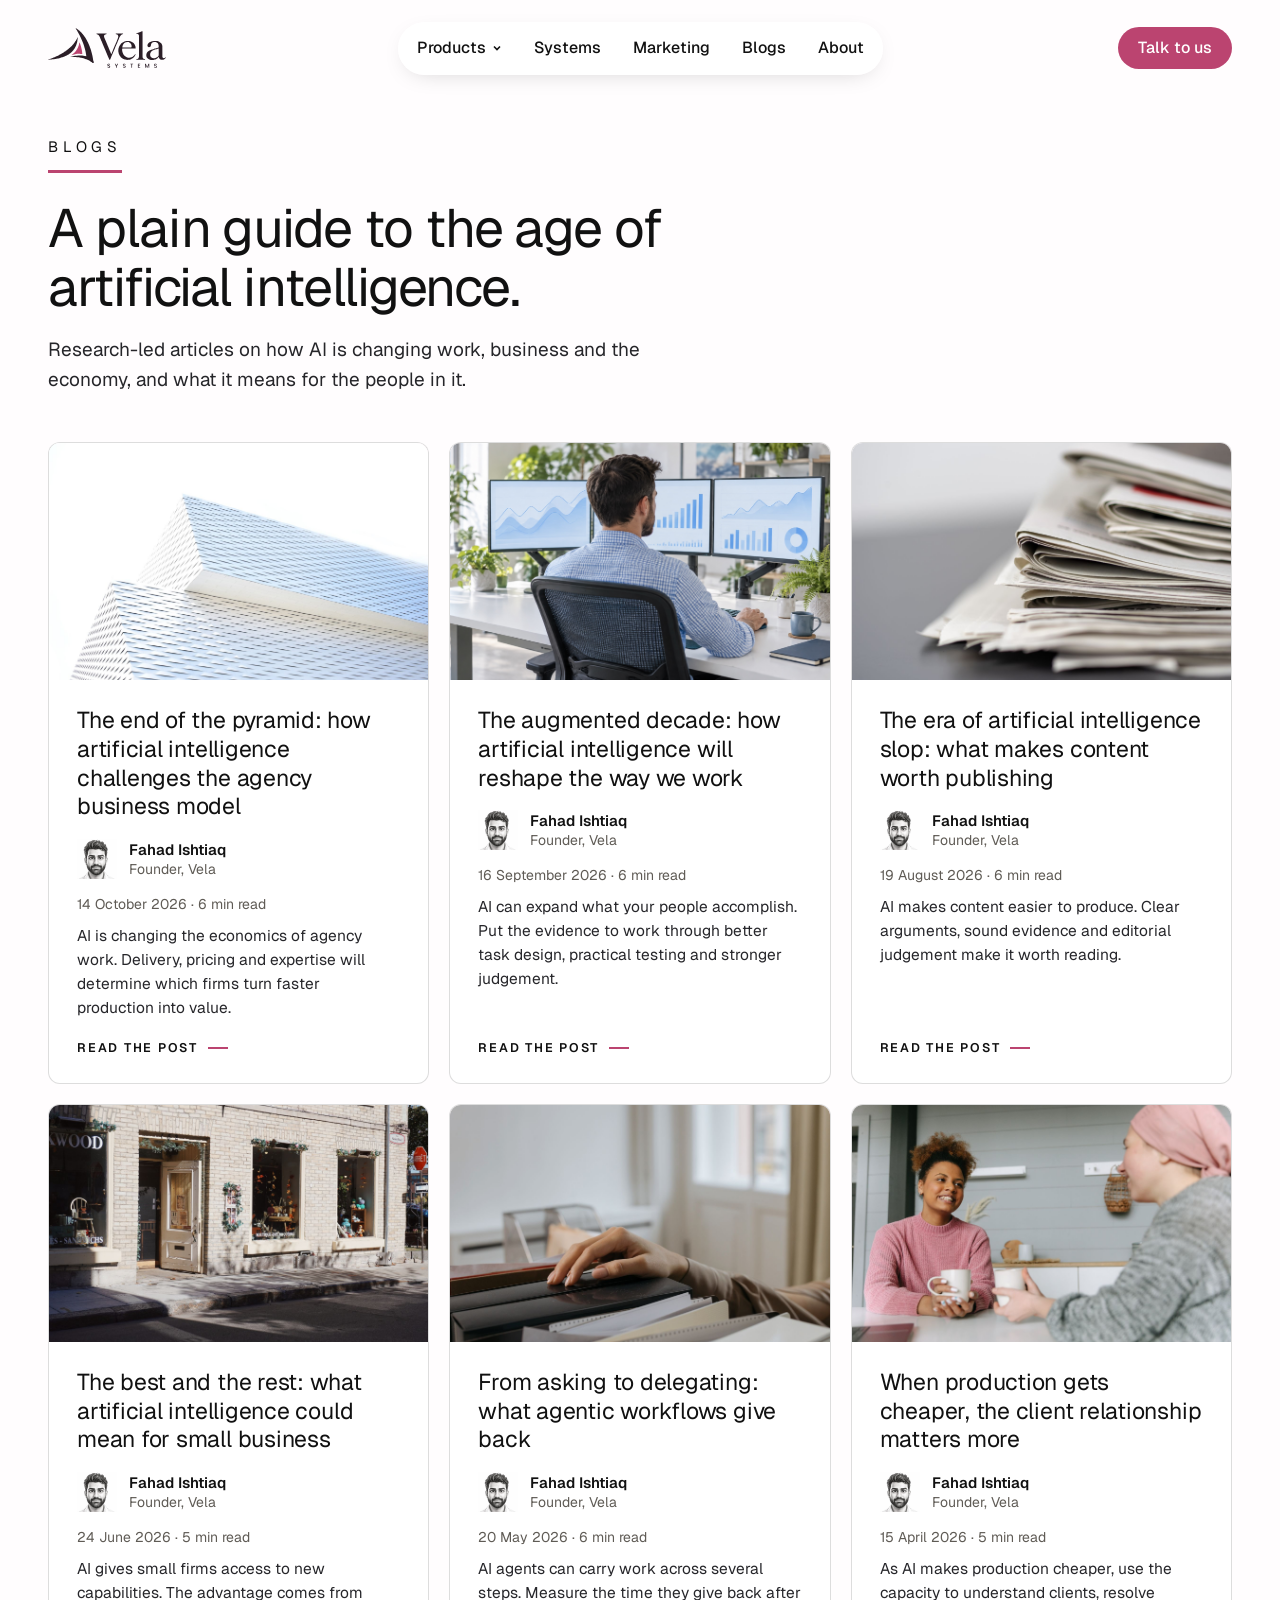
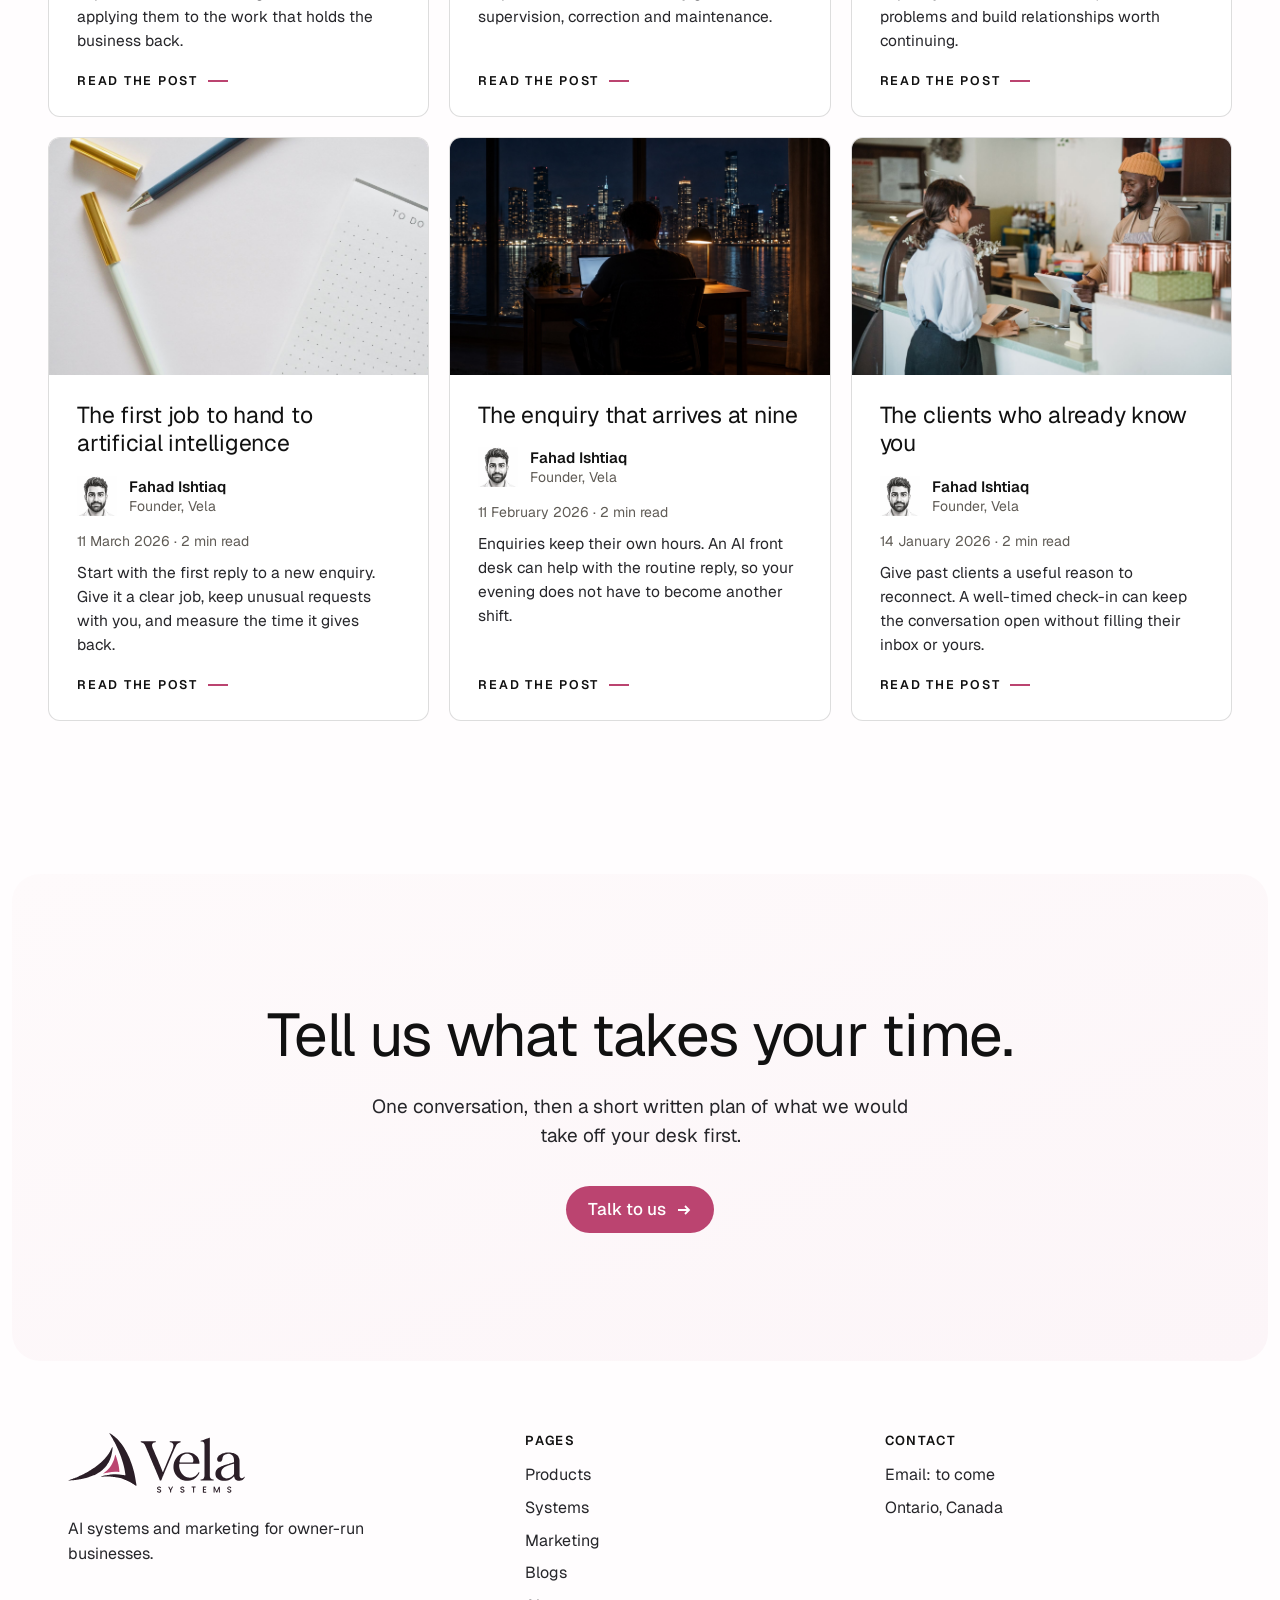
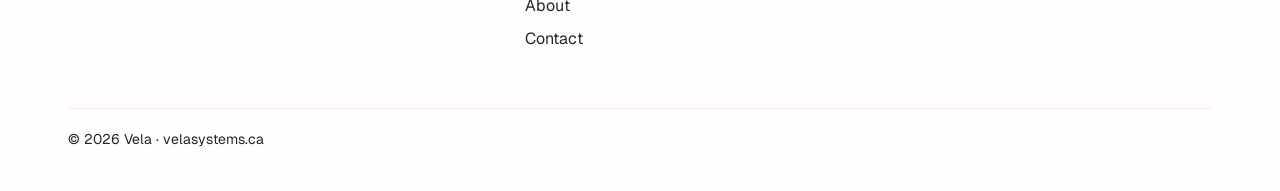
<file: blog/index.html>
<!DOCTYPE html>
<html lang="en">
<head>
<meta charset="utf-8">
<meta name="robots" content="noindex, nofollow">
<meta name="viewport" content="width=device-width, initial-scale=1">
<title>Blogs · Vela</title>
<link rel="icon" href="../media/logo/favicon.svg" type="image/svg+xml">
<link rel="icon" href="../media/logo/favicon-32.png" sizes="32x32" type="image/png">
<link rel="apple-touch-icon" href="../media/logo/apple-touch-icon.png">
<meta name="description" content="A plain guide to the age of artificial intelligence, from Vela's blogs.">
<link rel="preconnect" href="https://fonts.googleapis.com">
<link rel="preconnect" href="https://fonts.gstatic.com" crossorigin>
<link href="https://fonts.googleapis.com/css2?family=Geist:wght@400;500;600&display=swap" rel="stylesheet"><!-- DL-126: Geist for headings and body -->
<link rel="stylesheet" href="../menu.css"><!-- DL-128: Products menu -->
<link rel="stylesheet" href="notes.css">
</head>
<body>
<!-- Generated by blog/build.py from blog/posts/. Edit the post file, not this page. -->
<header class="top" id="top">
  <div class="row">
    <a class="logo" href="../index.html" aria-label="Vela Systems home"><img src="../media/logo/vela-logo.svg" alt="" width="118" height="40"></a>
    <nav aria-label="Main">
      <a class="nav-prod" href="../products.html">Products</a>
      <a href="../systems.html">Systems</a>
      <a href="../marketing.html">Marketing</a>
      <a href="index.html">Blogs</a>
      <a href="../index.html#who">About</a>
    </nav>
    <a class="btn btn-rasp cta" href="../contact.html">Talk to us</a>
  </div>
</header>
<main>
<section class="gi">
  <div class="gi-head">
    <p class="gi-eyebrow">Blogs</p>
    <h1 class="gi-h">A plain guide to the age of artificial intelligence.</h1>
    <p class="gi-lede">Research-led articles on how AI is changing work, business and the economy, and what it means for the people in it.</p>
  </div>
  <ul class="ga">
<li class="ga-card rv"><a class="ga-link" href="the-end-of-the-pyramid.html"><span class="ga-cover ga-photo" aria-hidden="true"><img src="../media/blog/the-end-of-the-pyramid.jpg" alt="" loading="lazy"></span><span class="ga-in"><span class="ga-h">The end of the pyramid: how artificial intelligence challenges the agency business model</span><div class="art-by art-by-sm"><span class="art-author"><img src="../media/people/fahad-ishtiaq-sketch.jpg" alt="" width="64" height="64"><span><b>Fahad Ishtiaq</b><span class="art-role">Founder, Vela</span></span></span></div><span class="ga-date">14 October 2026 · 6 min read</span><span class="ga-intro">AI is changing the economics of agency work. Delivery, pricing and expertise will determine which firms turn faster production into value.</span><span class="ga-go">Read the post <i></i></span></span></a></li>
<li class="ga-card rv"><a class="ga-link" href="the-augmented-decade.html"><span class="ga-cover ga-photo" aria-hidden="true"><img src="../media/blog/the-augmented-decade.jpg" alt="" loading="lazy"></span><span class="ga-in"><span class="ga-h">The augmented decade: how artificial intelligence will reshape the way we work</span><div class="art-by art-by-sm"><span class="art-author"><img src="../media/people/fahad-ishtiaq-sketch.jpg" alt="" width="64" height="64"><span><b>Fahad Ishtiaq</b><span class="art-role">Founder, Vela</span></span></span></div><span class="ga-date">16 September 2026 · 6 min read</span><span class="ga-intro">AI can expand what your people accomplish. Put the evidence to work through better task design, practical testing and stronger judgement.</span><span class="ga-go">Read the post <i></i></span></span></a></li>
<li class="ga-card rv"><a class="ga-link" href="the-era-of-ai-slop.html"><span class="ga-cover ga-photo" aria-hidden="true"><img src="../media/blog/the-era-of-ai-slop.jpg" alt="" loading="lazy"></span><span class="ga-in"><span class="ga-h">The era of artificial intelligence slop: what makes content worth publishing</span><div class="art-by art-by-sm"><span class="art-author"><img src="../media/people/fahad-ishtiaq-sketch.jpg" alt="" width="64" height="64"><span><b>Fahad Ishtiaq</b><span class="art-role">Founder, Vela</span></span></span></div><span class="ga-date">19 August 2026 · 6 min read</span><span class="ga-intro">AI makes content easier to produce. Clear arguments, sound evidence and editorial judgement make it worth reading.</span><span class="ga-go">Read the post <i></i></span></span></a></li>
<li class="ga-card rv"><a class="ga-link" href="the-best-and-the-rest.html"><span class="ga-cover ga-photo" aria-hidden="true"><img src="../media/blog/the-best-and-the-rest.jpg" alt="" loading="lazy"></span><span class="ga-in"><span class="ga-h">The best and the rest: what artificial intelligence could mean for small business</span><div class="art-by art-by-sm"><span class="art-author"><img src="../media/people/fahad-ishtiaq-sketch.jpg" alt="" width="64" height="64"><span><b>Fahad Ishtiaq</b><span class="art-role">Founder, Vela</span></span></span></div><span class="ga-date">24 June 2026 · 5 min read</span><span class="ga-intro">AI gives small firms access to new capabilities. The advantage comes from applying them to the work that holds the business back.</span><span class="ga-go">Read the post <i></i></span></span></a></li>
<li class="ga-card rv"><a class="ga-link" href="from-asking-to-delegating.html"><span class="ga-cover ga-photo" aria-hidden="true"><img src="../media/blog/from-asking-to-delegating.jpg" alt="" loading="lazy"></span><span class="ga-in"><span class="ga-h">From asking to delegating: what agentic workflows give back</span><div class="art-by art-by-sm"><span class="art-author"><img src="../media/people/fahad-ishtiaq-sketch.jpg" alt="" width="64" height="64"><span><b>Fahad Ishtiaq</b><span class="art-role">Founder, Vela</span></span></span></div><span class="ga-date">20 May 2026 · 6 min read</span><span class="ga-intro">AI agents can carry work across several steps. Measure the time they give back after supervision, correction and maintenance.</span><span class="ga-go">Read the post <i></i></span></span></a></li>
<li class="ga-card rv"><a class="ga-link" href="relationships-are-the-product.html"><span class="ga-cover ga-photo" aria-hidden="true"><img src="../media/blog/relationships-are-the-product.jpg" alt="" loading="lazy"></span><span class="ga-in"><span class="ga-h">When production gets cheaper, the client relationship matters more</span><div class="art-by art-by-sm"><span class="art-author"><img src="../media/people/fahad-ishtiaq-sketch.jpg" alt="" width="64" height="64"><span><b>Fahad Ishtiaq</b><span class="art-role">Founder, Vela</span></span></span></div><span class="ga-date">15 April 2026 · 5 min read</span><span class="ga-intro">As AI makes production cheaper, use the capacity to understand clients, resolve problems and build relationships worth continuing.</span><span class="ga-go">Read the post <i></i></span></span></a></li>
<li class="ga-card rv"><a class="ga-link" href="the-first-job-to-hand-to-ai.html"><span class="ga-cover ga-photo" aria-hidden="true"><img src="../media/blog/the-first-job-to-hand-to-ai.jpg" alt="" loading="lazy"></span><span class="ga-in"><span class="ga-h">The first job to hand to artificial intelligence</span><div class="art-by art-by-sm"><span class="art-author"><img src="../media/people/fahad-ishtiaq-sketch.jpg" alt="" width="64" height="64"><span><b>Fahad Ishtiaq</b><span class="art-role">Founder, Vela</span></span></span></div><span class="ga-date">11 March 2026 · 2 min read</span><span class="ga-intro">Start with the first reply to a new enquiry. Give it a clear job, keep unusual requests with you, and measure the time it gives back.</span><span class="ga-go">Read the post <i></i></span></span></a></li>
<li class="ga-card rv"><a class="ga-link" href="the-enquiry-that-arrives-at-nine.html"><span class="ga-cover ga-photo" aria-hidden="true"><img src="../media/blog/the-enquiry-that-arrives-at-nine.jpg" alt="" loading="lazy"></span><span class="ga-in"><span class="ga-h">The enquiry that arrives at nine</span><div class="art-by art-by-sm"><span class="art-author"><img src="../media/people/fahad-ishtiaq-sketch.jpg" alt="" width="64" height="64"><span><b>Fahad Ishtiaq</b><span class="art-role">Founder, Vela</span></span></span></div><span class="ga-date">11 February 2026 · 2 min read</span><span class="ga-intro">Enquiries keep their own hours. An AI front desk can help with the routine reply, so your evening does not have to become another shift.</span><span class="ga-go">Read the post <i></i></span></span></a></li>
<li class="ga-card rv"><a class="ga-link" href="the-clients-who-already-know-you.html"><span class="ga-cover ga-photo" aria-hidden="true"><img src="../media/blog/the-clients-who-already-know-you.jpg" alt="" loading="lazy"></span><span class="ga-in"><span class="ga-h">The clients who already know you</span><div class="art-by art-by-sm"><span class="art-author"><img src="../media/people/fahad-ishtiaq-sketch.jpg" alt="" width="64" height="64"><span><b>Fahad Ishtiaq</b><span class="art-role">Founder, Vela</span></span></span></div><span class="ga-date">14 January 2026 · 2 min read</span><span class="ga-intro">Give past clients a useful reason to reconnect. A well-timed check-in can keep the conversation open without filling their inbox or yours.</span><span class="ga-go">Read the post <i></i></span></span></a></li>
  </ul>
</section>
<section class="note-talk">
  <div class="wrap center">
    <h2 class="h2">Tell us what takes your time.</h2>
    <p class="lede">One conversation, then a short written plan of what we would take off your desk first.</p>
    <p class="go"><a class="btn btn-rasp" href="../contact.html">Talk to us <svg viewBox="0 0 16 16" fill="none" stroke="currentColor" stroke-width="1.8" aria-hidden="true"><path d="M2 8h11M9 4l4 4-4 4"/></svg></a></p>
  </div>
</section>
</main>
<footer>
  <div class="wrap">
    <div class="top-row">
      <div><a class="logo" href="../index.html" aria-label="Vela Systems home"><img src="../media/logo/vela-logo.svg" alt="" width="118" height="40"></a><p class="tag">AI systems and marketing for owner-run businesses.</p></div>
      <div><h4>Pages</h4><ul><li><a href="../products.html">Products</a></li><li><a href="../systems.html">Systems</a></li><li><a href="../marketing.html">Marketing</a></li><li><a href="index.html">Blogs</a></li><li><a href="../index.html#who">About</a></li><li><a href="../contact.html">Contact</a></li></ul></div>
      <div><h4>Contact</h4><ul><li>Email: to come</li><li>Ontario, Canada</li></ul></div>
    </div>
    <div class="legal"><span>© 2026 Vela · velasystems.ca</span></div>
  </div>
</footer>
<script>
(() => {
  const top = document.getElementById('top');
  const setTop = () => top.classList.toggle('up', scrollY > 30);
  addEventListener('scroll', setTop, {passive:true}); setTop();
  const rv = [...document.querySelectorAll('.rv')];
  if (matchMedia('(prefers-reduced-motion: reduce)').matches || !('IntersectionObserver' in window)) rv.forEach(e => e.classList.add('in'));
  else { const io = new IntersectionObserver(es => es.forEach(e => { if (e.isIntersecting) { io.unobserve(e.target); e.target.classList.add('in'); } })); rv.forEach(e => io.observe(e)); }
  window.__revealAll = () => rv.forEach(e => e.classList.add('in'));
})();
</script>
<script src="../menu.js" defer></script>
</body>
</html>
</file>
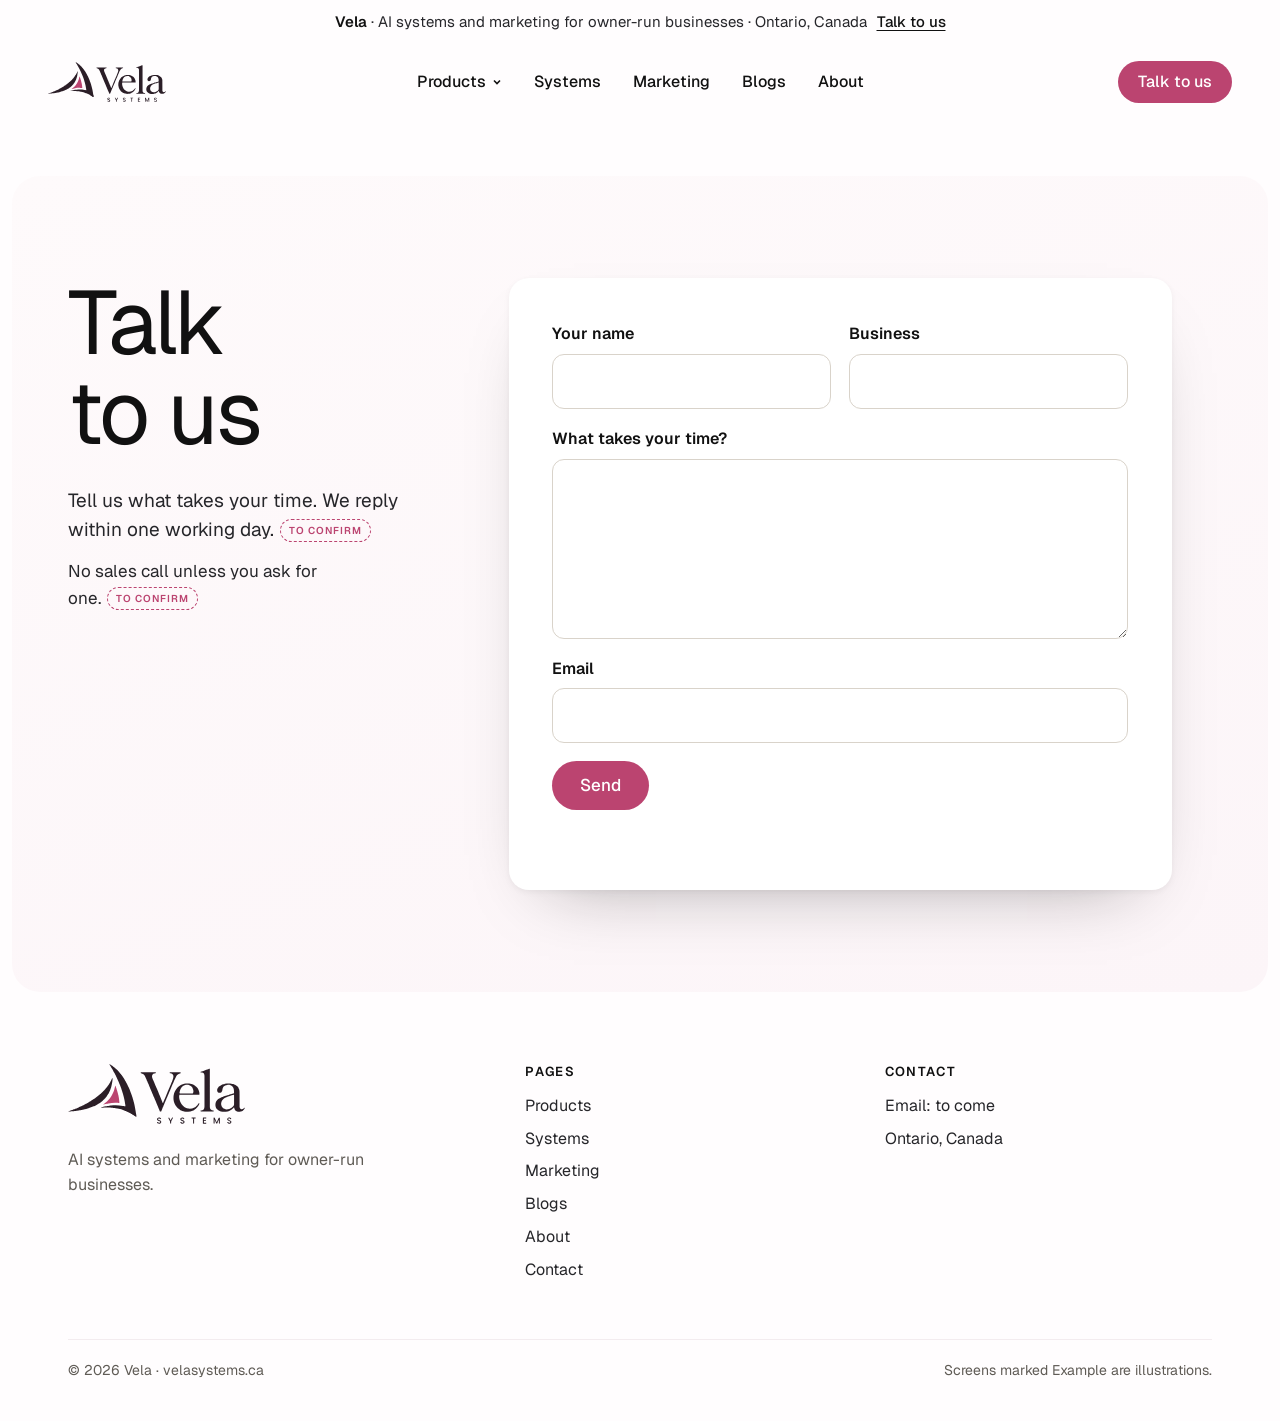
<file: contact.html>
<!DOCTYPE html>
<html lang="en">
<head>
<meta charset="utf-8">
<meta name="robots" content="noindex, nofollow">
<meta name="viewport" content="width=device-width, initial-scale=1">
<title>Talk to us · Vela</title>
<link rel="icon" href="media/logo/favicon.svg" type="image/svg+xml">
<link rel="icon" href="media/logo/favicon-32.png" sizes="32x32" type="image/png">
<link rel="apple-touch-icon" href="media/logo/apple-touch-icon.png">
<meta name="description" content="Tell Vela what takes your time.">
<link rel="preconnect" href="https://fonts.googleapis.com">
<link rel="preconnect" href="https://fonts.gstatic.com" crossorigin>
<link href="https://fonts.googleapis.com/css2?family=Geist:wght@400;500;600&display=swap" rel="stylesheet"><!-- DL-126: Geist for headings and body -->
<link rel="stylesheet" href="menu.css"><!-- DL-128: Products menu -->
<style>
/* Contact page (Fahad 2026-10-04: "the form should be a separate, dedicated page"). The home page now ends in a short
   "Let's have a conversation" block that links here. Tokens, header, buttons and footer are copied from index.html;
   words from copy-deck.md (Contact block + Contact page). Brand: DL-056 colours, DL-057 body font, DL-092 headings (Helvetica Neue), DL-097 logo. */
:root{
  --white:#fff; --blush:#fffdfe; --linen:#fefafb; --linen-2:#fcf5f8; --line:#f3ecef; /* DL-125: light pink ground (was linen #f6f2ed, line #e8e2da) */
  --ink:#111111; --body:#26262a; --mute:#5f5b55;
  --rasp:#bb4470; --rasp-hover:#99385c; --rasp-soft:#f7e9ee; --rasp-dark:#cf7c9b;
  --head:"Geist", "Helvetica Neue", Helvetica, Arial, sans-serif; /* DL-126 (2026-10-27): Geist for headings and body, after sierra.ai (replaces DL-092 Helvetica Neue) */
  --serif:var(--head); /* old name, kept so any rule still using it resolves */
  --sans:"Geist", system-ui, -apple-system, sans-serif; /* DL-126, replaces DL-057 Source Sans 3 */
  --wrap:1240px; --gut:clamp(20px,4vw,48px);
  --r-frame:28px; --r-card:20px;
  --shadow:0 30px 70px -40px rgba(17,17,17,.38), 0 2px 6px rgba(17,17,17,.05);
}
*{box-sizing:border-box;margin:0;padding:0}
html{scroll-behavior:smooth;overscroll-behavior-y:none}
body{background:var(--blush);color:var(--body);font-family:var(--sans);font-size:18px;line-height:1.55;-webkit-font-smoothing:antialiased}
a{color:inherit}
button{font:inherit;color:inherit}
.wrap{max-width:var(--wrap);margin:0 auto;padding:0 var(--gut)}
:focus-visible{outline:2px solid var(--rasp);outline-offset:3px}

/* Type */
.h1{font-family:var(--head);font-weight:400;font-size:clamp(50px,7vw,104px);line-height:1;letter-spacing:-.028em;color:var(--ink);text-wrap:balance}
.lede{font-size:19px;line-height:1.55;color:var(--body);max-width:30rem}

/* Logo (DL-097): the Vela Systems lockup Fahad picked on 2026-10-04 (Brand/Logo/), replacing the DL-058 tile. In the header
   it sits in a white glass pill so it reads over every frame of the hero film; in the footer it stands plain and larger */
.logo{display:inline-flex;align-items:center;text-decoration:none;line-height:0}
.logo img{height:40px;width:auto}
.top .logo{padding:0}
footer .logo img{height:60px}
@media (max-width:600px){ .top .logo img{height:34px} }

/* Buttons */
.btn{display:inline-flex;align-items:center;gap:10px;font:500 17px/1 var(--sans);padding:15px 22px;border-radius:999px;text-decoration:none;border:0;cursor:pointer;transition:background .25s,color .25s,transform .25s}
.btn-rasp{background:var(--rasp);color:#fff}
.btn-rasp:hover{background:var(--rasp-hover)}

/* Floating header (as on the home page; the top bar was cut, DL-088) */
/* The top strip, restored (Fahad 2026-10-04, DL-100; cut by DL-088): one line above the header, as before */
.bar{height:44px;display:flex;align-items:center;justify-content:center;gap:10px;font-size:15px;color:var(--body);padding:0 16px;text-align:center;background:transparent;margin:0}
.bar b{font-weight:600;color:var(--ink)}
.bar a{font-weight:500;color:var(--ink);text-underline-offset:3px}
.bar a:hover{color:var(--rasp)}
@media (max-width:600px){ .bar .hide-s{display:none} }
.top{position:fixed;left:0;right:0;top:56px;z-index:50;transition:top .35s ease;pointer-events:none}
.top.up{top:12px}
/* Header bar (Fahad 2026-10-04, DL-099): clear over the page; turns white while the mouse is up in it, clear again when it
   leaves (mouse only, so touch screens never get a stuck white bar). The logo sits on it with no pill. */
.top::before{content:"";position:absolute;left:0;right:0;top:-12px;bottom:-16px;z-index:-1;background:rgba(255,255,255,.97);box-shadow:0 1px 0 rgba(17,17,17,.06);opacity:0;transition:opacity .3s ease,top .35s ease,bottom .35s ease;pointer-events:none}
.top.up::before{top:-12px;bottom:-12px}
@media (hover:hover){ .top::before{pointer-events:auto} .top:hover::before{opacity:1} }
.top .row{display:grid;grid-template-columns:1fr auto 1fr;align-items:center;padding:0 var(--gut)}
.top .row > *{pointer-events:auto}
.top nav{display:flex;gap:4px;padding:5px;border-radius:999px;transition:background .35s,box-shadow .35s,backdrop-filter .35s}
.top.up nav{background:rgba(255,255,255,.78);backdrop-filter:blur(14px);box-shadow:0 6px 24px -12px rgba(17,17,17,.25)}
.top nav a{font-weight:500;font-size:16px;text-decoration:none;color:var(--ink);padding:9px 14px;border-radius:999px;transition:background .2s}
.top nav a:hover{background:rgba(17,17,17,.06)}
.top .cta{justify-self:end;padding:13px 20px;font-size:16px}
.top .logo{justify-self:start}

/* CONTACT: the home page's pale rounded frame, larger, with the form on a white card */
.contact{margin:132px 12px 0;border-radius:var(--r-frame);background:linear-gradient(160deg,var(--linen) 0%,var(--linen-2) 100%);padding:clamp(64px,8vw,120px) 0;min-height:calc(100svh - 144px)}
.contact .wrap{display:grid;grid-template-columns:.9fr 1.1fr;gap:clamp(32px,6vw,96px);align-items:start}
.contact .lede{margin-top:28px}
.fine{font-size:17px;color:var(--body);margin-top:14px}
.confirm{font:600 10px/1 var(--sans);letter-spacing:.1em;text-transform:uppercase;color:var(--rasp);border:1px dashed var(--rasp);border-radius:999px;padding:4px 8px;margin-left:6px;white-space:nowrap;vertical-align:2px}
.form{background:#fff;border-radius:var(--r-card);padding:clamp(24px,3.4vw,44px);display:grid;gap:18px;box-shadow:var(--shadow)}
.form label{display:grid;gap:7px;font-weight:600;font-size:16px;color:var(--ink)}
.form input,.form textarea{font:400 18px var(--sans);color:var(--ink);border:1px solid #d9d3ca;border-radius:12px;padding:15px 16px;background:#fff}
.form input:focus,.form textarea:focus{outline:2px solid var(--rasp);outline-offset:1px;border-color:transparent}
.form textarea{min-height:180px;resize:vertical}
.form .two{display:grid;grid-template-columns:1fr 1fr;gap:18px}
.form .btn{justify-self:start;padding:16px 28px}
.sent{font-size:15px;color:#2f7a4b;font-weight:600;min-height:1.2em}

/* Footer (as on the home page) */
footer{padding:72px 0 40px;font-size:16px}
footer .top-row{display:grid;grid-template-columns:1.3fr 1fr 1fr;gap:32px;align-items:start}
footer .tag{margin-top:16px;color:var(--mute);max-width:22rem}
footer h4{font:600 13px/1.2 var(--sans);letter-spacing:.1em;text-transform:uppercase;color:var(--ink);margin-bottom:14px}
footer ul{list-style:none;display:grid;gap:8px}
footer ul a{text-decoration:none;color:var(--body)}
footer ul a:hover{text-decoration:underline;text-underline-offset:4px}
.legal{display:flex;justify-content:space-between;gap:16px;border-top:1px solid var(--line);padding-top:20px;margin-top:56px;color:var(--mute);font-size:14px}

/* Reveal: short rise, no blur */
.rv{opacity:0;transform:translateY(24px);transition:opacity .9s ease,transform .9s cubic-bezier(.2,.7,.2,1)}
.rv.in{opacity:1;transform:none}

@media (max-width:1100px){
  .top nav a{padding:9px 10px}
}
@media (max-width:900px){
  .top{top:54px}
  .top .row{grid-template-columns:1fr auto;padding:0 18px}
  .top nav{display:none}
  .contact{margin-top:116px}
  .contact .wrap{grid-template-columns:1fr}
  footer .top-row{grid-template-columns:1fr 1fr}
  footer .top-row > div:first-child{grid-column:1/-1}
}
@media (max-width:600px){
  body{font-size:17px}
  .top{top:52px}
  .contact{margin:108px 8px 0;padding:48px 0 12px}
  .contact .wrap{padding:0 12px}
  .form{padding:22px 18px}
  .form .two{grid-template-columns:1fr}
  .legal{flex-direction:column}
}
@media (prefers-reduced-motion:reduce){
  html{scroll-behavior:auto}
  .rv{opacity:1;transform:none;transition:none}
}
</style>
</head>
<body>


<p class="bar"><span><b>Vela</b> <span class="hide-s">· AI systems and marketing for owner-run businesses</span> · Ontario, Canada</span><a href="contact.html">Talk to us</a></p>

<header class="top" id="top">
  <div class="row">
    <a class="logo" href="index.html" aria-label="Vela Systems home"><img src="media/logo/vela-logo.svg" alt="" width="118" height="40"></a>
    <nav aria-label="Main">
      <a class="nav-prod" href="products.html">Products</a>
      <a href="systems.html">Systems</a>
      <a href="marketing.html">Marketing</a>
      <a href="blog/index.html">Blogs</a>
      <a href="index.html#who">About</a>
    </nav>
    <a class="btn btn-rasp cta" href="#form" aria-current="page">Talk to us</a>
  </div>
</header>

<main>
<section class="contact" aria-labelledby="contact-h">
  <div class="wrap">
    <div>
      <h1 class="h1 rv" id="contact-h">Talk to us</h1>
      <p class="lede rv">Tell us what takes your time. We reply within one working day.<span class="confirm" title="Fahad to confirm this promise">To confirm</span></p>
      <p class="fine rv">No sales call unless you ask for one.<span class="confirm" title="Fahad to confirm this promise">To confirm</span></p>
    </div>
    <form class="form rv" id="form" novalidate>
      <div class="two">
        <label>Your name<input name="name" autocomplete="name"></label>
        <label>Business<input name="business" autocomplete="organization"></label>
      </div>
      <label>What takes your time?<textarea name="time"></textarea></label>
      <label>Email<input name="email" type="email" autocomplete="email"></label>
      <button class="btn btn-rasp" type="submit">Send</button>
      <p class="sent" id="sent" role="status"></p>
    </form>
  </div>
</section>
</main>

<footer>
  <div class="wrap">
    <div class="top-row">
      <div><a class="logo" href="index.html" aria-label="Vela Systems home"><img src="media/logo/vela-logo.svg" alt="" width="118" height="40"></a><p class="tag">AI systems and marketing for owner-run businesses.</p></div>
      <div><h4>Pages</h4><ul><li><a href="products.html">Products</a></li><li><a href="systems.html">Systems</a></li><li><a href="marketing.html">Marketing</a></li><li><a href="blog/index.html">Blogs</a></li><li><a href="index.html#who">About</a></li><li><a href="contact.html" aria-current="page">Contact</a></li></ul></div>
      <div><h4>Contact</h4><ul><li>Email: to come</li><li>Ontario, Canada</li></ul></div>
    </div>
    <div class="legal"><span>© 2026 Vela · velasystems.ca</span><span>Screens marked Example are illustrations.</span></div>
  </div>
</footer>

<script>
(() => {
  const reduce = matchMedia('(prefers-reduced-motion: reduce)').matches;

  // Header: slides up to the top edge and the nav gets its pill once the bar is passed
  const top = document.getElementById('top');
  const setTop = () => top.classList.toggle('up', scrollY > 30);
  addEventListener('scroll', setTop, {passive:true}); setTop();

  // Reveal: one at a time with a short beat between
  const rv = [...document.querySelectorAll('.rv')];
  if (reduce || !('IntersectionObserver' in window)) rv.forEach(e => e.classList.add('in'));
  else {
    const queue = []; let busy = false;
    const drain = () => { if (!queue.length) { busy = false; return; } busy = true; queue.shift().classList.add('in'); setTimeout(drain, 120); };
    const io = new IntersectionObserver(es => { es.filter(e => e.isIntersecting).forEach(e => { io.unobserve(e.target); queue.push(e.target); }); if (!busy) drain(); });
    rv.forEach(e => io.observe(e));
  }

  // Form: not connected in this mockup (wiring it is a launch task)
  document.getElementById('form').addEventListener('submit', e => { e.preventDefault(); document.getElementById('sent').textContent = 'Mockup only: this form is not connected yet.'; });

  // Verification hook (IntersectionObserver is unreliable in the Claude pane)
  window.__revealAll = () => rv.forEach(e => e.classList.add('in'));
})();
</script>
<script src="menu.js" defer></script>
</body>
</html>
</file>
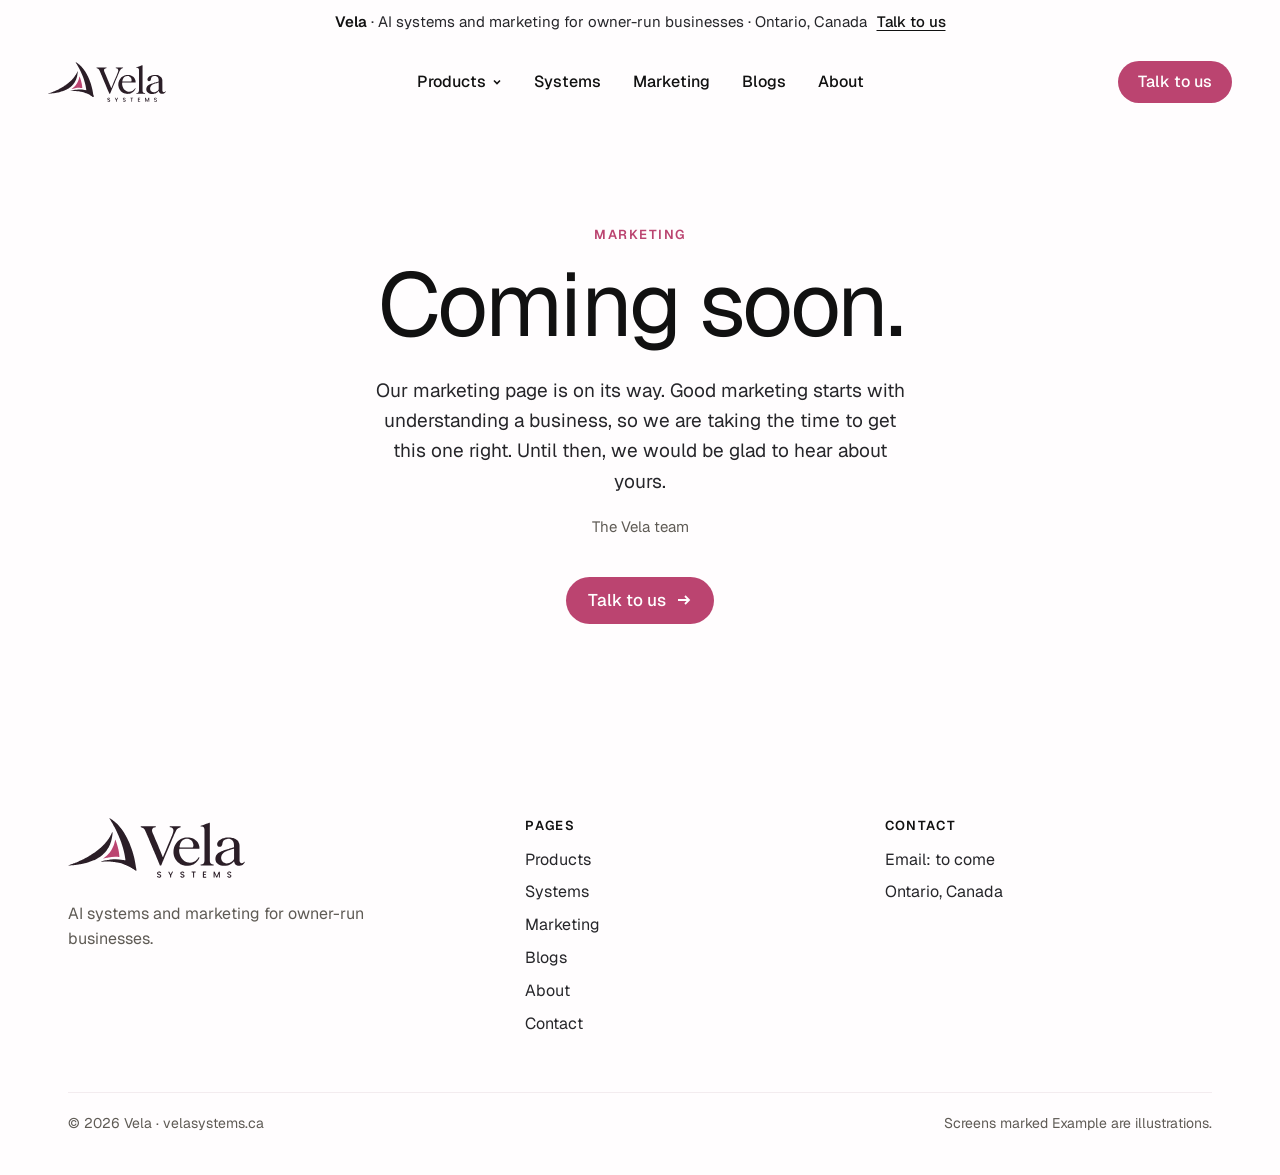
<file: marketing.html>
<!DOCTYPE html>
<html lang="en">
<head>
<meta charset="utf-8">
<meta name="robots" content="noindex, nofollow">
<meta name="viewport" content="width=device-width, initial-scale=1">
<title>Marketing · Vela</title>
<link rel="icon" href="media/logo/favicon.svg" type="image/svg+xml">
<link rel="icon" href="media/logo/favicon-32.png" sizes="32x32" type="image/png">
<link rel="apple-touch-icon" href="media/logo/apple-touch-icon.png">
<meta name="description" content="Vela's marketing page is on its way.">
<link rel="preconnect" href="https://fonts.googleapis.com">
<link rel="preconnect" href="https://fonts.gstatic.com" crossorigin>
<link href="https://fonts.googleapis.com/css2?family=Geist:wght@400;500;600&display=swap" rel="stylesheet"><!-- DL-126: Geist for headings and body -->
<link rel="stylesheet" href="menu.css"><!-- DL-128: Products menu -->
<style>
/* Contact page (Fahad 2026-10-04: "the form should be a separate, dedicated page"). The home page now ends in a short
   "Let's have a conversation" block that links here. Tokens, header, buttons and footer are copied from index.html;
   words from copy-deck.md (Contact block + Contact page). Brand: DL-056 colours, DL-057 body font, DL-092 headings (Helvetica Neue), DL-097 logo. */
:root{
  --white:#fff; --blush:#fffdfe; --linen:#fefafb; --linen-2:#fcf5f8; --line:#f3ecef; /* DL-125: light pink ground (was linen #f6f2ed, line #e8e2da) */
  --ink:#111111; --body:#26262a; --mute:#5f5b55;
  --rasp:#bb4470; --rasp-hover:#99385c; --rasp-soft:#f7e9ee; --rasp-dark:#cf7c9b;
  --head:"Geist", "Helvetica Neue", Helvetica, Arial, sans-serif; /* DL-126 (2026-10-27): Geist for headings and body, after sierra.ai (replaces DL-092 Helvetica Neue) */
  --serif:var(--head); /* old name, kept so any rule still using it resolves */
  --sans:"Geist", system-ui, -apple-system, sans-serif; /* DL-126, replaces DL-057 Source Sans 3 */
  --wrap:1240px; --gut:clamp(20px,4vw,48px);
  --r-frame:28px; --r-card:20px;
  --shadow:0 30px 70px -40px rgba(17,17,17,.38), 0 2px 6px rgba(17,17,17,.05);
}
*{box-sizing:border-box;margin:0;padding:0}
html{scroll-behavior:smooth;overscroll-behavior-y:none}
body{background:var(--blush);color:var(--body);font-family:var(--sans);font-size:18px;line-height:1.55;-webkit-font-smoothing:antialiased}
a{color:inherit}
button{font:inherit;color:inherit}
.wrap{max-width:var(--wrap);margin:0 auto;padding:0 var(--gut)}
:focus-visible{outline:2px solid var(--rasp);outline-offset:3px}

/* Type */
.h1{font-family:var(--head);font-weight:400;font-size:clamp(50px,7vw,104px);line-height:1;letter-spacing:-.028em;color:var(--ink);text-wrap:balance}
.lede{font-size:19px;line-height:1.55;color:var(--body);max-width:30rem}

/* Logo (DL-097): the Vela Systems lockup Fahad picked on 2026-10-04 (Brand/Logo/), replacing the DL-058 tile. In the header
   it sits in a white glass pill so it reads over every frame of the hero film; in the footer it stands plain and larger */
.logo{display:inline-flex;align-items:center;text-decoration:none;line-height:0}
.logo img{height:40px;width:auto}
.top .logo{padding:0}
footer .logo img{height:60px}
@media (max-width:600px){ .top .logo img{height:34px} }

/* Buttons */
.btn{display:inline-flex;align-items:center;gap:10px;font:500 17px/1 var(--sans);padding:15px 22px;border-radius:999px;text-decoration:none;border:0;cursor:pointer;transition:background .25s,color .25s,transform .25s}
.btn-rasp{background:var(--rasp);color:#fff}
.btn-rasp:hover{background:var(--rasp-hover)}

/* Floating header (as on the home page; the top bar was cut, DL-088) */
/* The top strip, restored (Fahad 2026-10-04, DL-100; cut by DL-088): one line above the header, as before */
.bar{height:44px;display:flex;align-items:center;justify-content:center;gap:10px;font-size:15px;color:var(--body);padding:0 16px;text-align:center;background:transparent;margin:0}
.bar b{font-weight:600;color:var(--ink)}
.bar a{font-weight:500;color:var(--ink);text-underline-offset:3px}
.bar a:hover{color:var(--rasp)}
@media (max-width:600px){ .bar .hide-s{display:none} }
.top{position:fixed;left:0;right:0;top:56px;z-index:50;transition:top .35s ease;pointer-events:none}
.top.up{top:12px}
/* Header bar (Fahad 2026-10-04, DL-099): clear over the page; turns white while the mouse is up in it, clear again when it
   leaves (mouse only, so touch screens never get a stuck white bar). The logo sits on it with no pill. */
.top::before{content:"";position:absolute;left:0;right:0;top:-12px;bottom:-16px;z-index:-1;background:rgba(255,255,255,.97);box-shadow:0 1px 0 rgba(17,17,17,.06);opacity:0;transition:opacity .3s ease,top .35s ease,bottom .35s ease;pointer-events:none}
.top.up::before{top:-12px;bottom:-12px}
@media (hover:hover){ .top::before{pointer-events:auto} .top:hover::before{opacity:1} }
.top .row{display:grid;grid-template-columns:1fr auto 1fr;align-items:center;padding:0 var(--gut)}
.top .row > *{pointer-events:auto}
.top nav{display:flex;gap:4px;padding:5px;border-radius:999px;transition:background .35s,box-shadow .35s,backdrop-filter .35s}
.top.up nav{background:rgba(255,255,255,.78);backdrop-filter:blur(14px);box-shadow:0 6px 24px -12px rgba(17,17,17,.25)}
.top nav a{font-weight:500;font-size:16px;text-decoration:none;color:var(--ink);padding:9px 14px;border-radius:999px;transition:background .2s}
.top nav a:hover{background:rgba(17,17,17,.06)}
.top .cta{justify-self:end;padding:13px 20px;font-size:16px}
.top .logo{justify-self:start}

/* CONTACT: the home page's pale rounded frame, larger, with the form on a white card */
.contact{margin:132px 12px 0;border-radius:var(--r-frame);background:linear-gradient(160deg,var(--linen) 0%,var(--linen-2) 100%);padding:clamp(64px,8vw,120px) 0;min-height:calc(100svh - 144px)}
.contact .wrap{display:grid;grid-template-columns:.9fr 1.1fr;gap:clamp(32px,6vw,96px);align-items:start}
.contact .lede{margin-top:28px}
.fine{font-size:17px;color:var(--body);margin-top:14px}
.confirm{font:600 10px/1 var(--sans);letter-spacing:.1em;text-transform:uppercase;color:var(--rasp);border:1px dashed var(--rasp);border-radius:999px;padding:4px 8px;margin-left:6px;white-space:nowrap;vertical-align:2px}
.form{background:#fff;border-radius:var(--r-card);padding:clamp(24px,3.4vw,44px);display:grid;gap:18px;box-shadow:var(--shadow)}
.form label{display:grid;gap:7px;font-weight:600;font-size:16px;color:var(--ink)}
.form input,.form textarea{font:400 18px var(--sans);color:var(--ink);border:1px solid #d9d3ca;border-radius:12px;padding:15px 16px;background:#fff}
.form input:focus,.form textarea:focus{outline:2px solid var(--rasp);outline-offset:1px;border-color:transparent}
.form textarea{min-height:180px;resize:vertical}
.form .two{display:grid;grid-template-columns:1fr 1fr;gap:18px}
.form .btn{justify-self:start;padding:16px 28px}
.sent{font-size:15px;color:#2f7a4b;font-weight:600;min-height:1.2em}

/* Footer (as on the home page) */
footer{padding:72px 0 40px;font-size:16px}
footer .top-row{display:grid;grid-template-columns:1.3fr 1fr 1fr;gap:32px;align-items:start}
footer .tag{margin-top:16px;color:var(--mute);max-width:22rem}
footer h4{font:600 13px/1.2 var(--sans);letter-spacing:.1em;text-transform:uppercase;color:var(--ink);margin-bottom:14px}
footer ul{list-style:none;display:grid;gap:8px}
footer ul a{text-decoration:none;color:var(--body)}
footer ul a:hover{text-decoration:underline;text-underline-offset:4px}
.legal{display:flex;justify-content:space-between;gap:16px;border-top:1px solid var(--line);padding-top:20px;margin-top:56px;color:var(--mute);font-size:14px}

/* Reveal: short rise, no blur */
.rv{opacity:0;transform:translateY(24px);transition:opacity .9s ease,transform .9s cubic-bezier(.2,.7,.2,1)}
.rv.in{opacity:1;transform:none}

@media (max-width:1100px){
  .top nav a{padding:9px 10px}
}
@media (max-width:900px){
  .top{top:54px}
  .top .row{grid-template-columns:1fr auto;padding:0 18px}
  .top nav{display:none}
  .contact{margin-top:116px}
  .contact .wrap{grid-template-columns:1fr}
  footer .top-row{grid-template-columns:1fr 1fr}
  footer .top-row > div:first-child{grid-column:1/-1}
}
@media (max-width:600px){
  body{font-size:17px}
  .top{top:52px}
  .contact{margin:108px 8px 0;padding:48px 0 12px}
  .contact .wrap{padding:0 12px}
  .form{padding:22px 18px}
  .form .two{grid-template-columns:1fr}
  .legal{flex-direction:column}
}
@media (prefers-reduced-motion:reduce){
  html{scroll-behavior:auto}
  .rv{opacity:1;transform:none;transition:none}
}
/* Marketing: coming soon (Fahad 2026-10-26) */
.soon{min-height:78svh;display:grid;place-items:center;text-align:center;padding:180px var(--gut) 120px}
.soon .eyebrow{display:block;font:600 13px/1.2 var(--sans);letter-spacing:.12em;text-transform:uppercase;color:var(--rasp);margin-bottom:18px}
.soon .note{max-width:34rem;margin:26px auto 0;font-size:19px;line-height:1.6;color:var(--body)}
.soon .sign{margin-top:18px;font-size:15px;color:var(--mute)}
.soon .btn{margin-top:38px;white-space:nowrap}
.soon .btn svg{width:16px;height:16px;flex:0 0 16px;transition:transform .25s}
.soon .btn:hover svg{transform:translateX(3px)}
@media (max-width:600px){.soon{padding:150px 20px 90px}.soon .note{font-size:17.5px}}
</style>
</head>
<body>


<p class="bar"><span><b>Vela</b> <span class="hide-s">· AI systems and marketing for owner-run businesses</span> · Ontario, Canada</span><a href="contact.html">Talk to us</a></p>

<header class="top" id="top">
  <div class="row">
    <a class="logo" href="index.html" aria-label="Vela Systems home"><img src="media/logo/vela-logo.svg" alt="" width="118" height="40"></a>
    <nav aria-label="Main">
      <a class="nav-prod" href="products.html">Products</a>
      <a href="systems.html">Systems</a>
      <a href="marketing.html" aria-current="page">Marketing</a>
      <a href="blog/index.html">Blogs</a>
      <a href="index.html#who">About</a>
    </nav>
    <a class="btn btn-rasp cta" href="contact.html">Talk to us</a>
  </div>
</header>

<main>
<section class="soon" aria-labelledby="soon-h">
  <div>
    <p class="eyebrow rv">Marketing</p>
    <h1 class="h1 rv" id="soon-h">Coming soon.</h1>
    <p class="note rv">Our marketing page is on its way. Good marketing starts with understanding a business, so we are taking the time to get this one right. Until then, we would be glad to hear about yours.</p>
    <p class="sign rv">The Vela team</p>
    <a class="btn btn-rasp rv" href="contact.html">Talk to us <svg viewBox="0 0 16 16" fill="none" stroke="currentColor" stroke-width="1.8" aria-hidden="true"><path d="M2 8h11M9 4l4 4-4 4"/></svg></a>
  </div>
</section>
</main>

<footer>
  <div class="wrap">
    <div class="top-row">
      <div><a class="logo" href="index.html" aria-label="Vela Systems home"><img src="media/logo/vela-logo.svg" alt="" width="118" height="40"></a><p class="tag">AI systems and marketing for owner-run businesses.</p></div>
      <div><h4>Pages</h4><ul><li><a href="products.html">Products</a></li><li><a href="systems.html">Systems</a></li><li><a href="marketing.html" aria-current="page">Marketing</a></li><li><a href="blog/index.html">Blogs</a></li><li><a href="index.html#who">About</a></li><li><a href="contact.html">Contact</a></li></ul></div>
      <div><h4>Contact</h4><ul><li>Email: to come</li><li>Ontario, Canada</li></ul></div>
    </div>
    <div class="legal"><span>© 2026 Vela · velasystems.ca</span><span>Screens marked Example are illustrations.</span></div>
  </div>
</footer>

<script>
(() => {
  const reduce = matchMedia('(prefers-reduced-motion: reduce)').matches;

  // Header: slides up to the top edge and the nav gets its pill once the bar is passed
  const top = document.getElementById('top');
  const setTop = () => top.classList.toggle('up', scrollY > 30);
  addEventListener('scroll', setTop, {passive:true}); setTop();

  // Reveal: one at a time with a short beat between
  const rv = [...document.querySelectorAll('.rv')];
  if (reduce || !('IntersectionObserver' in window)) rv.forEach(e => e.classList.add('in'));
  else {
    const queue = []; let busy = false;
    const drain = () => { if (!queue.length) { busy = false; return; } busy = true; queue.shift().classList.add('in'); setTimeout(drain, 120); };
    const io = new IntersectionObserver(es => { es.filter(e => e.isIntersecting).forEach(e => { io.unobserve(e.target); queue.push(e.target); }); if (!busy) drain(); });
    rv.forEach(e => io.observe(e));
  }


  // Verification hook (IntersectionObserver is unreliable in the Claude pane)
  window.__revealAll = () => rv.forEach(e => e.classList.add('in'));
})();
</script>
<script src="menu.js" defer></script>
</body>
</html>
</file>
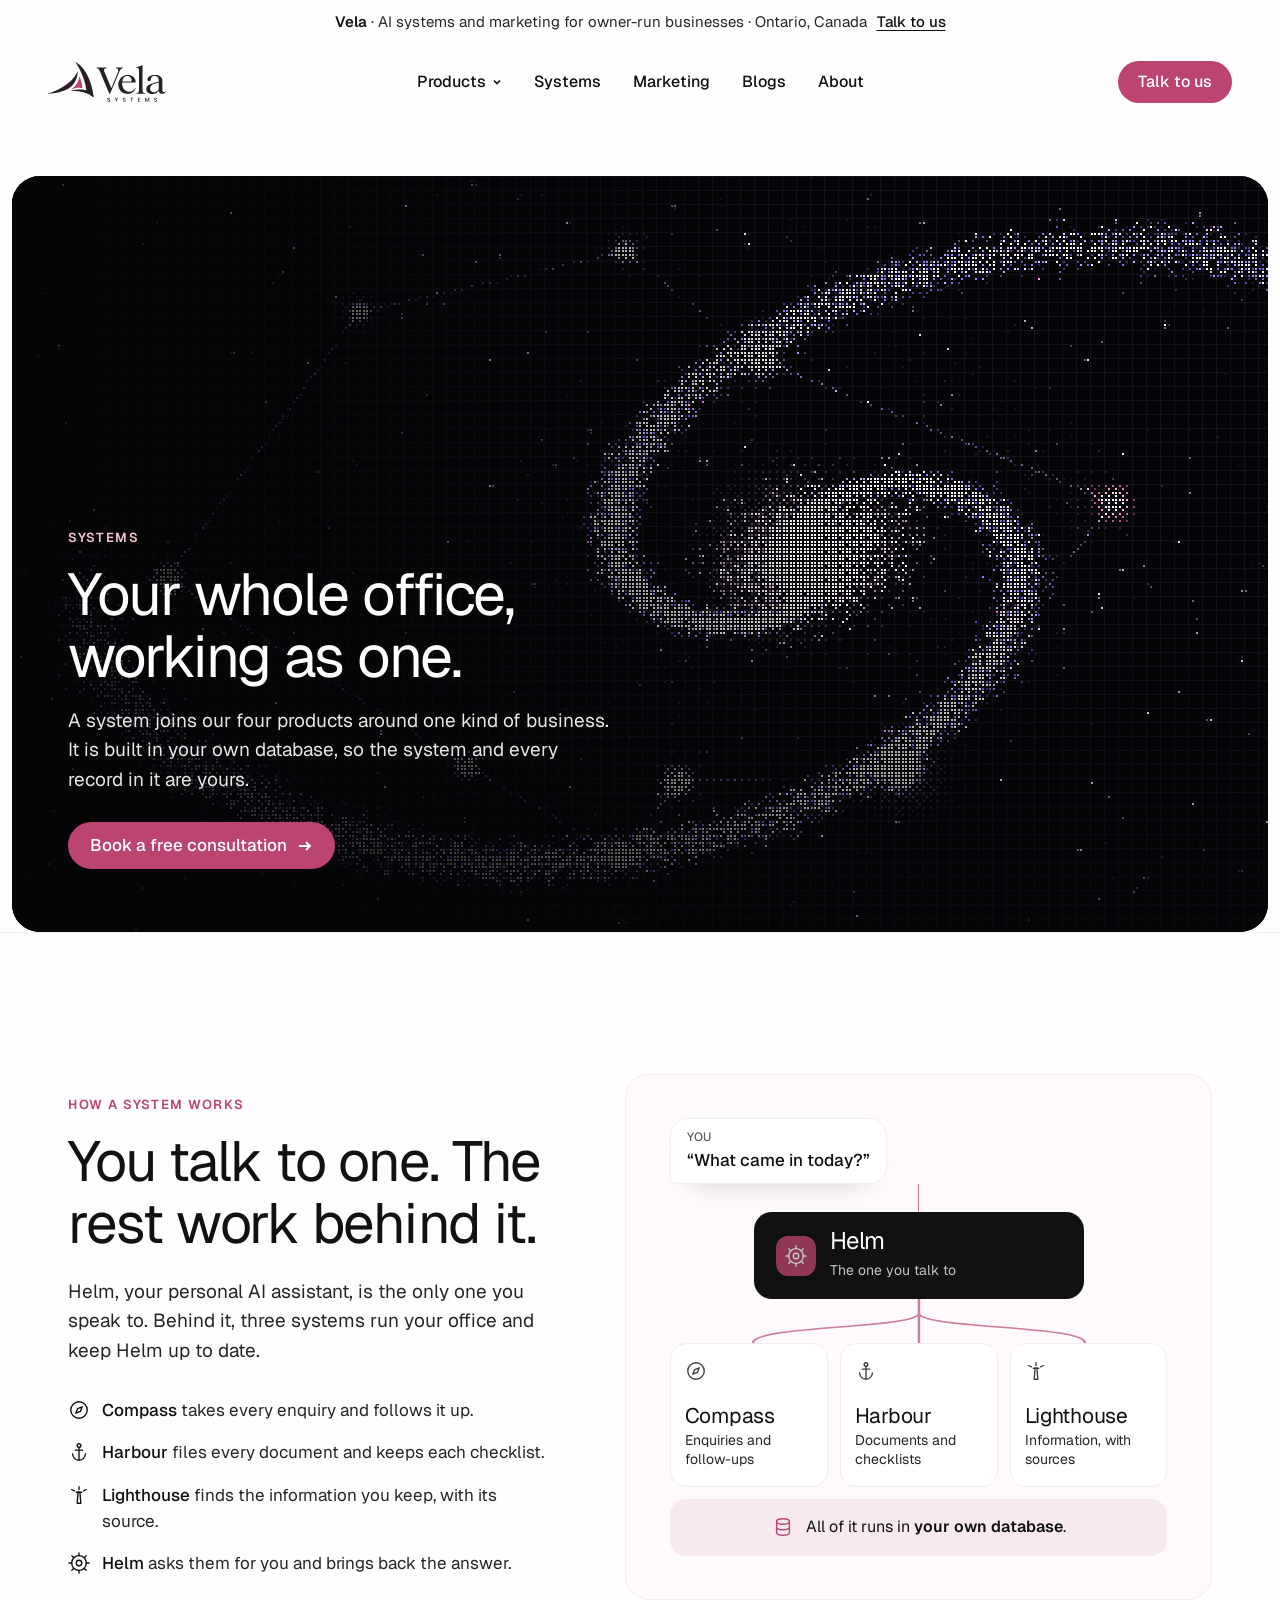
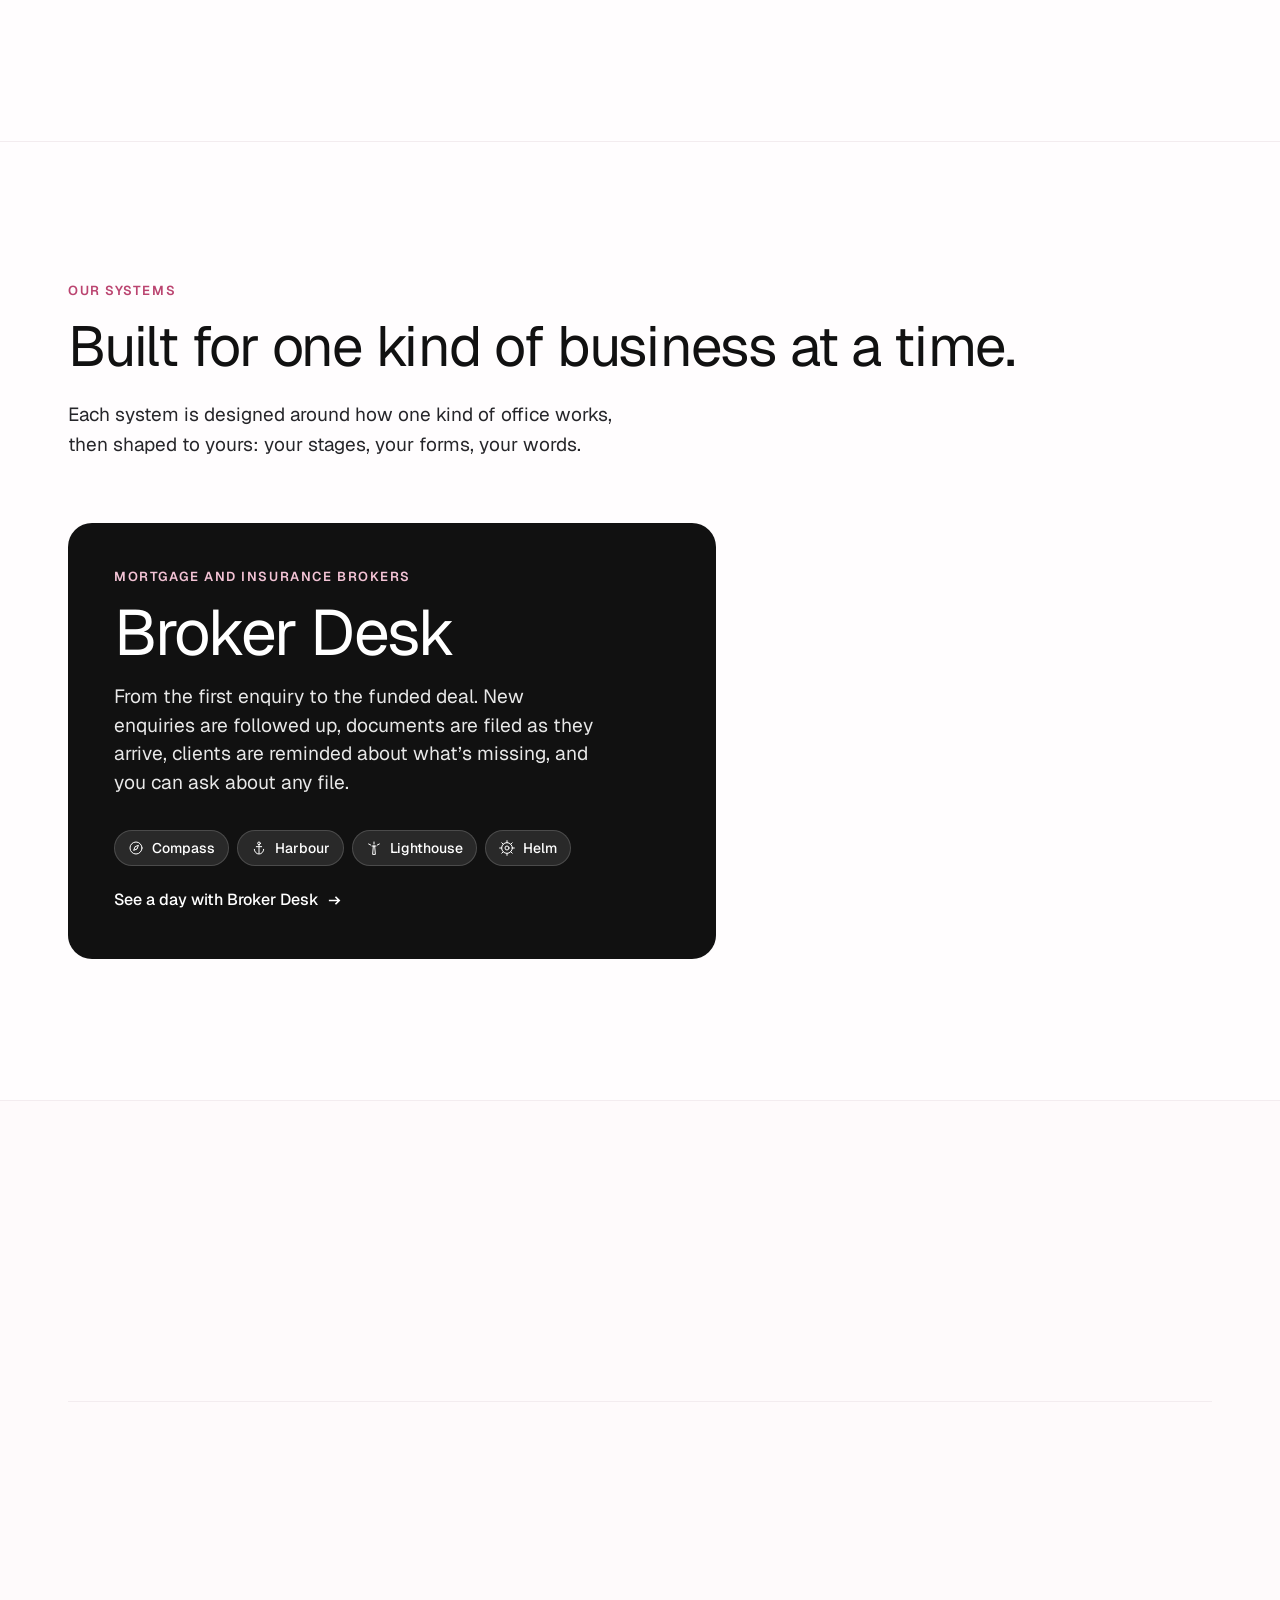
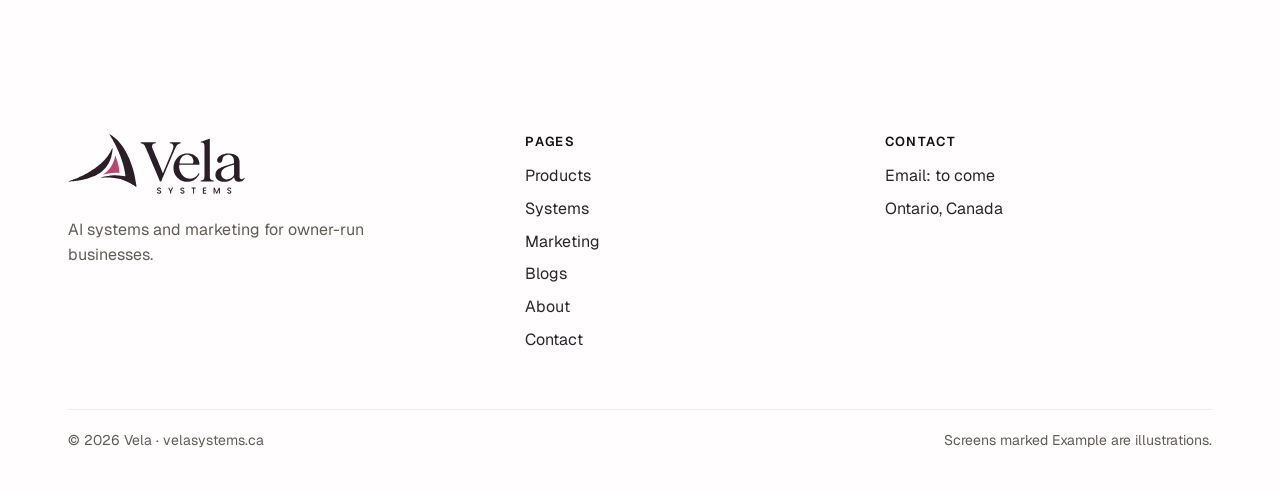
<file: systems.html>
<!DOCTYPE html>
<html lang="en">
<head>
<meta charset="utf-8">
<meta name="robots" content="noindex, nofollow">
<meta name="viewport" content="width=device-width, initial-scale=1">
<title>Systems · Vela</title>
<link rel="icon" href="media/logo/favicon.svg" type="image/svg+xml">
<link rel="icon" href="media/logo/favicon-32.png" sizes="32x32" type="image/png">
<link rel="apple-touch-icon" href="media/logo/apple-touch-icon.png">
<meta name="description" content="Vela systems join four products, Compass, Harbour, Lighthouse and Helm, around one kind of business, built in your own database. Broker Desk is the first.">
<link rel="preconnect" href="https://fonts.googleapis.com">
<link rel="preconnect" href="https://fonts.gstatic.com" crossorigin>
<link href="https://fonts.googleapis.com/css2?family=Geist:wght@400;500;600&display=swap" rel="stylesheet"><!-- DL-126: Geist for headings and body -->
<link rel="stylesheet" href="menu.css"><!-- DL-128: Products menu -->
<style>
:root{
  --white:#fff; --blush:#fffdfe; --linen:#fefafb; --linen-2:#fcf5f8; --line:#f3ecef; /* DL-125: light pink ground (was linen #f6f2ed, line #e8e2da) */
  --ink:#111111; --body:#26262a; --mute:#5f5b55;
  --rasp:#bb4470; --rasp-hover:#99385c; --rasp-soft:#f7e9ee; --rasp-dark:#cf7c9b;
  --head:"Geist", "Helvetica Neue", Helvetica, Arial, sans-serif; /* DL-126 (2026-10-27): Geist for headings and body, after sierra.ai (replaces DL-092 Helvetica Neue) */
  --serif:var(--head); /* old name, kept so any rule still using it resolves */
  --sans:"Geist", system-ui, -apple-system, sans-serif; /* DL-126, replaces DL-057 Source Sans 3 */
  --wrap:1240px; --gut:clamp(20px,4vw,48px); --gap:clamp(96px,11vw,170px);
  --r-frame:28px; --r-card:20px;
  --shadow:0 30px 70px -40px rgba(17,17,17,.38), 0 2px 6px rgba(17,17,17,.05);
}
*{box-sizing:border-box;margin:0;padding:0}
html{scroll-behavior:smooth;overscroll-behavior-y:none}
body{background:var(--blush);color:var(--body);font-family:var(--sans);font-size:18px;line-height:1.55;-webkit-font-smoothing:antialiased}
a{color:inherit}
button{font:inherit;color:inherit}
.wrap{max-width:var(--wrap);margin:0 auto;padding:0 var(--gut)}
:focus-visible{outline:2px solid var(--rasp);outline-offset:3px}

/* Type */
.h1{font-family:var(--head);font-weight:400;font-size:clamp(50px,7vw,104px);line-height:1;letter-spacing:-.028em;color:var(--ink);text-wrap:balance}
.lede{font-size:19px;line-height:1.55;color:var(--body);max-width:30rem}

/* Logo (DL-097): the Vela Systems lockup Fahad picked on 2026-10-04 (Brand/Logo/), replacing the DL-058 tile. In the header
   it sits in a white glass pill so it reads over every frame of the hero film; in the footer it stands plain and larger */
.logo{display:inline-flex;align-items:center;text-decoration:none;line-height:0}
.logo img{height:40px;width:auto}
.top .logo{padding:0}
footer .logo img{height:60px}
@media (max-width:600px){ .top .logo img{height:34px} }

/* Buttons */
.btn{display:inline-flex;align-items:center;gap:10px;font:500 17px/1 var(--sans);padding:15px 22px;border-radius:999px;text-decoration:none;border:0;cursor:pointer;transition:background .25s,color .25s,transform .25s}
.btn-rasp{background:var(--rasp);color:#fff}
.btn-rasp:hover{background:var(--rasp-hover)}

/* Floating header (as on the home page; the top bar was cut, DL-088) */
/* The top strip, restored (Fahad 2026-10-04, DL-100; cut by DL-088): one line above the header, as before */
.bar{height:44px;display:flex;align-items:center;justify-content:center;gap:10px;font-size:15px;color:var(--body);padding:0 16px;text-align:center;background:transparent;margin:0}
.bar b{font-weight:600;color:var(--ink)}
.bar a{font-weight:500;color:var(--ink);text-underline-offset:3px}
.bar a:hover{color:var(--rasp)}
@media (max-width:600px){ .bar .hide-s{display:none} }
.top{position:fixed;left:0;right:0;top:56px;z-index:50;transition:top .35s ease;pointer-events:none}
.top.up{top:12px}
/* Header bar (Fahad 2026-10-04, DL-099): clear over the page; turns white while the mouse is up in it, clear again when it
   leaves (mouse only, so touch screens never get a stuck white bar). The logo sits on it with no pill. */
.top::before{content:"";position:absolute;left:0;right:0;top:-12px;bottom:-16px;z-index:-1;background:rgba(255,255,255,.97);box-shadow:0 1px 0 rgba(17,17,17,.06);opacity:0;transition:opacity .3s ease,top .35s ease,bottom .35s ease;pointer-events:none}
.top.up::before{top:-12px;bottom:-12px}
@media (hover:hover){ .top::before{pointer-events:auto} .top:hover::before{opacity:1} }
.top .row{display:grid;grid-template-columns:1fr auto 1fr;align-items:center;padding:0 var(--gut)}
.top .row > *{pointer-events:auto}
.top nav{display:flex;gap:4px;padding:5px;border-radius:999px;transition:background .35s,box-shadow .35s,backdrop-filter .35s}
.top.up nav{background:rgba(255,255,255,.78);backdrop-filter:blur(14px);box-shadow:0 6px 24px -12px rgba(17,17,17,.25)}
.top nav a{font-weight:500;font-size:16px;text-decoration:none;color:var(--ink);padding:9px 14px;border-radius:999px;transition:background .2s}
.top nav a:hover{background:rgba(17,17,17,.06)}
.top .cta{justify-self:end;padding:13px 20px;font-size:16px}
.top .logo{justify-self:start}

/* CONTACT: the home page's pale rounded frame, larger, with the form on a white card */
.contact{margin:132px 12px 0;border-radius:var(--r-frame);background:linear-gradient(160deg,var(--linen) 0%,var(--linen-2) 100%);padding:clamp(64px,8vw,120px) 0;min-height:calc(100svh - 144px)}
.contact .wrap{display:grid;grid-template-columns:.9fr 1.1fr;gap:clamp(32px,6vw,96px);align-items:start}
.contact .lede{margin-top:28px}
.fine{font-size:17px;color:var(--body);margin-top:14px}
.confirm{font:600 10px/1 var(--sans);letter-spacing:.1em;text-transform:uppercase;color:var(--rasp);border:1px dashed var(--rasp);border-radius:999px;padding:4px 8px;margin-left:6px;white-space:nowrap;vertical-align:2px}
.form{background:#fff;border-radius:var(--r-card);padding:clamp(24px,3.4vw,44px);display:grid;gap:18px;box-shadow:var(--shadow)}
.form label{display:grid;gap:7px;font-weight:600;font-size:16px;color:var(--ink)}
.form input,.form textarea{font:400 18px var(--sans);color:var(--ink);border:1px solid #d9d3ca;border-radius:12px;padding:15px 16px;background:#fff}
.form input:focus,.form textarea:focus{outline:2px solid var(--rasp);outline-offset:1px;border-color:transparent}
.form textarea{min-height:180px;resize:vertical}
.form .two{display:grid;grid-template-columns:1fr 1fr;gap:18px}
.form .btn{justify-self:start;padding:16px 28px}
.sent{font-size:15px;color:#2f7a4b;font-weight:600;min-height:1.2em}

/* Footer (as on the home page) */
footer{padding:72px 0 40px;font-size:16px}
footer .top-row{display:grid;grid-template-columns:1.3fr 1fr 1fr;gap:32px;align-items:start}
footer .tag{margin-top:16px;color:var(--mute);max-width:22rem}
footer h4{font:600 13px/1.2 var(--sans);letter-spacing:.1em;text-transform:uppercase;color:var(--ink);margin-bottom:14px}
footer ul{list-style:none;display:grid;gap:8px}
footer ul a{text-decoration:none;color:var(--body)}
footer ul a:hover{text-decoration:underline;text-underline-offset:4px}
.legal{display:flex;justify-content:space-between;gap:16px;border-top:1px solid var(--line);padding-top:20px;margin-top:56px;color:var(--mute);font-size:14px}

/* Reveal: short rise, no blur */
.rv{opacity:0;transform:translateY(24px);transition:opacity .9s ease,transform .9s cubic-bezier(.2,.7,.2,1)}
.rv.in{opacity:1;transform:none}

@media (max-width:1100px){
  .top nav a{padding:9px 10px}
}
@media (max-width:900px){
  .top{top:54px}
  .top .row{grid-template-columns:1fr auto;padding:0 18px}
  .top nav{display:none}
  .contact{margin-top:116px}
  .contact .wrap{grid-template-columns:1fr}
  footer .top-row{grid-template-columns:1fr 1fr}
  footer .top-row > div:first-child{grid-column:1/-1}
}
@media (max-width:600px){
  body{font-size:17px}
  .top{top:52px}
  .contact{margin:108px 8px 0;padding:48px 0 12px}
  .contact .wrap{padding:0 12px}
  .form{padding:22px 18px}
  .form .two{grid-template-columns:1fr}
  .legal{flex-direction:column}
}
@media (prefers-reduced-motion:reduce){
  html{scroll-behavior:auto}
  .rv{opacity:1;transform:none;transition:none}
}

/* SYSTEMS PAGE (DL-155, Fahad 2026-10-28: "start fresh for the systems page based off of this new information about the
   products"). Built from the product facts settled on 2026-10-28: four products (Compass, Harbour, Lighthouse, Helm),
   Helm the only one people talk to (DL-136), everything in the client's own database (DL-145), no vendor names (DL-144),
   no approval steps in the copy (DL-142). Shell copied from products.html. */
.eyebrow{display:block;font:600 13px/1.2 var(--sans);letter-spacing:.12em;text-transform:uppercase;color:var(--rasp);margin-bottom:18px}
.h2{font-family:var(--head);font-weight:400;font-size:clamp(36px,4.4vw,62px);line-height:1.1;letter-spacing:-.022em;color:var(--ink);text-wrap:balance}
.btn svg{width:16px;height:16px;flex:0 0 16px;transition:transform .25s}
.btn:hover svg{transform:translateX(3px)}
.sec{padding:var(--gap) 0;border-top:1px solid var(--line)}
.sec .lede{margin-top:22px;max-width:34rem}

/* Hero: the galaxy with Vela behind it, through the 21st.dev butterfly recipe (DL-146 to DL-154, ascii.js), in a
   rounded panel below the header like the Products banner; white text bottom left on a shade */
.s-hero{position:relative;overflow:hidden;isolation:isolate;margin:132px 12px 0;border-radius:var(--r-frame);
  height:calc(100svh - 144px);min-height:560px;max-height:1000px;background:#050507}
.s-hero canvas.ascii{position:absolute;inset:0;width:100%;height:100%;display:block}
.s-hero::after{content:"";position:absolute;inset:0;z-index:1;pointer-events:none;background:
  linear-gradient(90deg,rgba(5,5,7,.86) 0%,rgba(5,5,7,.55) 36%,rgba(5,5,7,0) 66%),
  linear-gradient(to top,rgba(5,5,7,.6) 0%,rgba(5,5,7,0) 50%)}
.s-hero .copy{position:absolute;z-index:2;left:0;right:0;bottom:0;padding:0 clamp(28px,4.4vw,64px) clamp(44px,7vh,84px)}
.s-hero .eyebrow{color:#f3c3d5}
.s-hero .h1{color:#fff;font-size:clamp(38px,4.6vw,72px);line-height:1.05;max-width:14ch}
.s-hero .lede{color:rgba(255,255,255,.9);margin:18px 0 0;max-width:34rem}
.s-hero .btn{margin-top:28px}

/* How it fits together: you ask Helm; Compass, Harbour and Lighthouse work behind it; all on your own database */
.fit{display:grid;grid-template-columns:.9fr 1.1fr;gap:clamp(40px,6vw,96px);align-items:center}
.fit .pts{list-style:none;margin-top:32px;display:grid;gap:16px}
.fit .pts li{display:grid;grid-template-columns:22px 1fr;gap:12px;font-size:17px;color:var(--body)}
.fit .pts b{color:var(--ink);font-weight:500}
.fit .pts .ic{width:22px;height:22px;margin-top:2px}
.ic{fill:none;stroke:var(--ink);stroke-width:1.5;stroke-linecap:round;stroke-linejoin:round}
.dia{background:var(--linen);border:1px solid var(--line);border-radius:24px;padding:clamp(24px,3.4vw,44px);display:grid;justify-items:center;gap:0}
.ask{background:#fff;border:1px solid var(--line);border-radius:18px 18px 18px 6px;padding:12px 16px;font:500 17px/1.3 var(--head);color:var(--ink);justify-self:start;box-shadow:0 14px 30px -24px rgba(17,17,17,.4)}
.ask small{display:block;font:500 12px/1 var(--sans);letter-spacing:.08em;text-transform:uppercase;color:var(--mute);margin-bottom:6px}
.vl{width:1.5px;height:28px;background:var(--rasp-dark)}
.helm{display:flex;align-items:center;gap:14px;background:var(--ink);color:#fff;border-radius:18px;padding:16px 22px;min-width:min(100%,330px)}
.helm .ci{width:40px;height:40px;border-radius:12px;background:var(--rasp);display:grid;place-items:center;flex:0 0 40px}
.helm .ci .ic{stroke:#fff;width:22px;height:22px}
.helm b{display:block;font:400 24px/1.1 var(--head);letter-spacing:-.015em}
.helm span{font-size:14px;opacity:.75}
.fan{width:100%;height:44px;display:block}
.fan path{fill:none;stroke:var(--rasp-dark);stroke-width:1.5}
.three{display:grid;grid-template-columns:repeat(3,1fr);gap:12px;width:100%}
.three div{background:#fff;border:1px solid var(--line);border-radius:16px;padding:16px 14px}
.three .ic{width:22px;height:22px;opacity:.8}
.three b{display:block;font:400 21px/1.1 var(--head);letter-spacing:-.012em;color:var(--ink);margin-top:14px}
.three span{display:block;font-size:14px;color:var(--body);margin-top:4px;line-height:1.4}
.db{margin-top:12px;width:100%;display:flex;align-items:center;justify-content:center;gap:12px;background:var(--rasp-soft);border-radius:16px;padding:16px;font-size:16px;color:var(--ink)}
.db .ic{width:22px;height:22px;stroke:var(--rasp)}
.db b{font-weight:600}
.bg-note{font:600 11px/1 var(--sans);letter-spacing:.1em;text-transform:uppercase;color:var(--mute);margin:0 0 10px;justify-self:center}

/* Our systems: Broker Desk, and the next one */
.list{display:grid;grid-template-columns:1.35fr 1fr;gap:16px;margin-top:clamp(40px,5vw,64px)}
.sc{border-radius:24px;padding:clamp(28px,3.6vw,48px);display:flex;flex-direction:column;min-height:400px}
.sc.bd{background:var(--ink);color:#fff}
.sc .for{font:600 13px/1.2 var(--sans);letter-spacing:.12em;text-transform:uppercase;color:#f3c3d5}
.sc .nm{font:400 clamp(44px,5vw,72px)/1 var(--head);letter-spacing:-.032em;margin-top:16px}
.sc .ln{font-size:clamp(18px,1.5vw,21px);line-height:1.5;margin-top:18px;max-width:30rem;opacity:.9}
.chips{display:flex;flex-wrap:wrap;gap:8px;margin-top:auto;padding-top:32px}
.chips span{display:inline-flex;align-items:center;gap:8px;font:500 14px/1 var(--sans);padding:9px 13px;border-radius:99px;background:rgba(255,255,255,.1);border:1px solid rgba(255,255,255,.16)}
.chips .ic{width:16px;height:16px;stroke:#fff}
.sc .lk{display:inline-flex;align-items:center;gap:8px;margin-top:22px;font-weight:500;font-size:16px;color:#fff;text-decoration:none}
.sc .lk svg{width:15px;height:15px}
.sc.nx{border:1.5px dashed #e5c9d5;background:var(--blush);color:var(--ink)}
.sc.nx .for{color:var(--rasp)}
.sc.nx .ln{color:var(--body)}
.sc.nx .btn{margin-top:auto;align-self:start}

/* A day with Broker Desk: an example timeline, one product per moment */
.day{background:var(--linen)}
.day .head{display:flex;justify-content:space-between;align-items:end;gap:24px;flex-wrap:wrap}
.ex{font:600 11px/1 var(--sans);letter-spacing:.08em;text-transform:uppercase;color:var(--ink);background:#fff;border:1px solid var(--line);padding:7px 11px;border-radius:99px}
.tl{list-style:none;margin-top:clamp(40px,5vw,64px);border-top:1px solid var(--line)}
.tl li{display:grid;grid-template-columns:90px 170px 1fr;gap:24px;align-items:baseline;padding:22px 0;border-bottom:1px solid var(--line)}
.tl time{font:500 15px/1 var(--sans);color:var(--mute);font-variant-numeric:tabular-nums}
.tl .who{display:inline-flex;align-items:center;gap:9px;font:400 21px/1 var(--head);letter-spacing:-.01em;color:var(--ink)}
.tl .who .ic{width:20px;height:20px;stroke:var(--rasp)}
.tl p{font-size:17.5px;line-height:1.55;color:var(--body);max-width:40rem}
.tl q{color:var(--ink);font-weight:500}

/* Every system */
.inc{padding:var(--gap) 0}
.inc .center{text-align:center}
.inc .cols{display:grid;grid-template-columns:repeat(3,1fr);max-width:1140px;margin:48px auto 0;border-top:1px solid var(--line)}
.inc .cols div{padding:28px 26px 8px;border-right:1px solid var(--line)}
.inc .cols div:last-child{border-right:0}
.inc .cols div::before{content:"";display:block;width:24px;height:1.5px;background:var(--rasp);margin-bottom:20px}
.inc h3{font:400 25px/1.2 var(--head);letter-spacing:-.012em;color:var(--ink)}
.inc .cols p{margin-top:10px;font-size:16.5px;color:var(--body)}
.close{text-align:center;padding:var(--gap) var(--gut);border-top:1px solid var(--line)}
.close .lede{margin:20px auto 0;max-width:34rem}
.close .btn{margin-top:32px}

@media (max-width:900px){
  .s-hero{margin-top:116px}
  .fit,.list{grid-template-columns:1fr}
  .inc .cols{grid-template-columns:1fr}.inc .cols div{border-right:0;border-bottom:1px solid var(--line)}
  .tl li{grid-template-columns:70px 1fr;gap:8px 16px}.tl p{grid-column:2}
}
@media (max-width:600px){
  .s-hero{margin:108px 8px 0;height:calc(100svh - 120px);min-height:540px}.s-hero .copy{padding:0 20px 40px}.s-hero .lede{font-size:17px}
  .three{grid-template-columns:1fr}.fan{display:none}.three div{display:grid;grid-template-columns:22px 1fr;gap:2px 12px}.three b{margin-top:0;font-size:19px}.three span{grid-column:2}
  .sc{min-height:0}
}
</style>
</head>
<body>

<p class="bar"><span><b>Vela</b> <span class="hide-s">· AI systems and marketing for owner-run businesses</span> · Ontario, Canada</span><a href="contact.html">Talk to us</a></p>

<header class="top" id="top">
  <div class="row">
    <a class="logo" href="index.html" aria-label="Vela Systems home"><img src="media/logo/vela-logo.svg" alt="" width="118" height="40"></a>
    <nav aria-label="Main">
      <a class="nav-prod" href="products.html">Products</a>
      <a href="systems.html" aria-current="page">Systems</a>
      <a href="marketing.html">Marketing</a>
      <a href="blog/index.html">Blogs</a>
      <a href="index.html#who">About</a>
    </nav>
    <a class="btn btn-rasp cta" href="contact.html">Talk to us</a>
  </div>
</header>

<main>
<section class="s-hero" aria-labelledby="s-h"><canvas class="ascii" data-scene="galaxy" data-recipe="butterfly" data-bg="#050507" aria-hidden="true"></canvas>
<div class="copy"><p class="eyebrow rv">Systems</p><h1 class="h1 rv" id="s-h">Your whole office, working as one.</h1>
<p class="lede rv">A system joins our four products around one kind of business. It is built in your own database, so the system and every record in it are yours.</p>
<a class="btn btn-rasp rv" href="contact.html">Book a free consultation <svg viewBox="0 0 16 16" fill="none" stroke="currentColor" stroke-width="1.8" aria-hidden="true"><path d="M2 8h11M9 4l4 4-4 4"/></svg></a></div></section>

<section class="sec" id="how"><div class="wrap fit">
<div><p class="eyebrow rv">How a system works</p><h2 class="h2 rv">You talk to one. The rest work behind it.</h2>
<p class="lede rv">Helm, your personal AI assistant, is the only one you speak to. Behind it, three systems run your office and keep Helm up to date.</p>
<ul class="pts rv">
<li><svg class="ic" viewBox="0 0 24 24" aria-hidden="true"><circle cx="12" cy="12" r="9"/><path d="M15.5 8.5l-2 5-5 2 2-5z"/></svg><span><b>Compass</b> takes every enquiry and follows it up.</span></li>
<li><svg class="ic" viewBox="0 0 24 24" aria-hidden="true"><circle cx="12" cy="5" r="2"/><path d="M12 7v13M8 10h8M5 14a7 7 0 0 0 14 0"/></svg><span><b>Harbour</b> files every document and keeps each checklist.</span></li>
<li><svg class="ic" viewBox="0 0 24 24" aria-hidden="true"><path d="M10 21l1-12h2l1 12z"/><path d="M9 9h6M12 3v3M4 6l3 1.5M20 6l-3 1.5"/></svg><span><b>Lighthouse</b> finds the information you keep, with its source.</span></li>
<li><svg class="ic" viewBox="0 0 24 24" aria-hidden="true"><circle cx="12" cy="12" r="3"/><circle cx="12" cy="12" r="8"/><path d="M12 1v3M12 20v3M1 12h3M20 12h3M4.2 4.2l2.1 2.1M17.7 17.7l2.1 2.1M4.2 19.8l2.1-2.1M17.7 6.3l2.1-2.1"/></svg><span><b>Helm</b> asks them for you and brings back the answer.</span></li>
</ul></div>
<figure class="dia rv" aria-label="You ask Helm; Helm asks Compass, Harbour and Lighthouse; all of it runs in your own database">
<div class="ask"><small>You</small>“What came in today?”</div>
<div class="vl"></div>
<div class="helm"><span class="ci"><svg class="ic" viewBox="0 0 24 24" aria-hidden="true"><circle cx="12" cy="12" r="3"/><circle cx="12" cy="12" r="8"/><path d="M12 1v3M12 20v3M1 12h3M20 12h3M4.2 4.2l2.1 2.1M17.7 17.7l2.1 2.1M4.2 19.8l2.1-2.1M17.7 6.3l2.1-2.1"/></svg></span><div><b>Helm</b><span>The one you talk to</span></div></div>
<svg class="fan" viewBox="0 0 300 44" preserveAspectRatio="none" aria-hidden="true"><path d="M150 0V14M150 14C150 30 50 26 50 44M150 14V44M150 14C150 30 250 26 250 44"/></svg>
<div class="three">
<div><svg class="ic" viewBox="0 0 24 24" aria-hidden="true"><circle cx="12" cy="12" r="9"/><path d="M15.5 8.5l-2 5-5 2 2-5z"/></svg><b>Compass</b><span>Enquiries and follow-ups</span></div>
<div><svg class="ic" viewBox="0 0 24 24" aria-hidden="true"><circle cx="12" cy="5" r="2"/><path d="M12 7v13M8 10h8M5 14a7 7 0 0 0 14 0"/></svg><b>Harbour</b><span>Documents and checklists</span></div>
<div><svg class="ic" viewBox="0 0 24 24" aria-hidden="true"><path d="M10 21l1-12h2l1 12z"/><path d="M9 9h6M12 3v3M4 6l3 1.5M20 6l-3 1.5"/></svg><b>Lighthouse</b><span>Information, with sources</span></div>
</div>
<div class="db"><svg class="ic" viewBox="0 0 24 24" aria-hidden="true"><ellipse cx="12" cy="6" rx="7" ry="3"/><path d="M5 6v12c0 1.7 3.1 3 7 3s7-1.3 7-3V6M5 12c0 1.7 3.1 3 7 3s7-1.3 7-3"/></svg><span>All of it runs in <b>your own database</b>.</span></div>
</figure>
</div></section>

<section class="sec" id="list"><div class="wrap">
<p class="eyebrow rv">Our systems</p><h2 class="h2 rv">Built for one kind of business at a time.</h2>
<p class="lede rv">Each system is designed around how one kind of office works, then shaped to yours: your stages, your forms, your words.</p>
<div class="list">
<article class="sc bd rv"><p class="for">Mortgage and insurance brokers</p><h3 class="nm">Broker Desk</h3>
<p class="ln">From the first enquiry to the funded deal. New enquiries are followed up, documents are filed as they arrive, clients are reminded about what’s missing, and you can ask about any file.</p>
<div class="chips"><span><svg class="ic" viewBox="0 0 24 24" aria-hidden="true"><circle cx="12" cy="12" r="9"/><path d="M15.5 8.5l-2 5-5 2 2-5z"/></svg>Compass</span><span><svg class="ic" viewBox="0 0 24 24" aria-hidden="true"><circle cx="12" cy="5" r="2"/><path d="M12 7v13M8 10h8M5 14a7 7 0 0 0 14 0"/></svg>Harbour</span><span><svg class="ic" viewBox="0 0 24 24" aria-hidden="true"><path d="M10 21l1-12h2l1 12z"/><path d="M9 9h6M12 3v3M4 6l3 1.5M20 6l-3 1.5"/></svg>Lighthouse</span><span><svg class="ic" viewBox="0 0 24 24" aria-hidden="true"><circle cx="12" cy="12" r="3"/><circle cx="12" cy="12" r="8"/><path d="M12 1v3M12 20v3M1 12h3M20 12h3M4.2 4.2l2.1 2.1M17.7 17.7l2.1 2.1M4.2 19.8l2.1-2.1M17.7 6.3l2.1-2.1"/></svg>Helm</span></div>
<a class="lk" href="#day">See a day with Broker Desk <svg viewBox="0 0 16 16" fill="none" stroke="currentColor" stroke-width="1.8" aria-hidden="true"><path d="M2 8h11M9 4l4 4-4 4"/></svg></a></article>
<article class="sc nx rv"><p class="for">Your kind of business</p><h3 class="nm">The next system</h3>
<p class="ln">Tell us where the enquiries come in, where the paperwork piles up and who does the chasing. That is how Broker Desk started.</p>
<a class="btn btn-rasp" href="contact.html">Book a free consultation <svg viewBox="0 0 16 16" fill="none" stroke="currentColor" stroke-width="1.8" aria-hidden="true"><path d="M2 8h11M9 4l4 4-4 4"/></svg></a></article>
</div></div></section>

<section class="sec day" id="day"><div class="wrap">
<div class="head"><div><p class="eyebrow rv">A day with Broker Desk</p><h2 class="h2 rv">While you work on the deals.</h2></div><span class="ex rv">Example</span></div>
<ol class="tl">
<li class="rv"><time>7:30</time><span class="who"><svg class="ic" viewBox="0 0 24 24" aria-hidden="true"><circle cx="12" cy="12" r="9"/><path d="M15.5 8.5l-2 5-5 2 2-5z"/></svg>Compass</span><p>Your morning brief: three new enquiries overnight, two files waiting on documents, one deal closing this week.</p></li>
<li class="rv"><time>7:31</time><span class="who"><svg class="ic" viewBox="0 0 24 24" aria-hidden="true"><circle cx="12" cy="12" r="9"/><path d="M15.5 8.5l-2 5-5 2 2-5z"/></svg>Compass</span><p>Each new enquiry gets a reply from your own email, and its follow-ups are set.</p></li>
<li class="rv"><time>9:14</time><span class="who"><svg class="ic" viewBox="0 0 24 24" aria-hidden="true"><circle cx="12" cy="5" r="2"/><path d="M12 7v13M8 10h8M5 14a7 7 0 0 0 14 0"/></svg>Harbour</span><p>A payslip arrives by email. It is renamed, filed to the client’s folder, and the checklist moves to 7 of 8.</p></li>
<li class="rv"><time>10:00</time><span class="who"><svg class="ic" viewBox="0 0 24 24" aria-hidden="true"><circle cx="12" cy="5" r="2"/><path d="M12 7v13M8 10h8M5 14a7 7 0 0 0 14 0"/></svg>Harbour</span><p>A reminder goes to the client for the missing bank statement.</p></li>
<li class="rv"><time>11:20</time><span class="who"><svg class="ic" viewBox="0 0 24 24" aria-hidden="true"><circle cx="12" cy="12" r="3"/><circle cx="12" cy="12" r="8"/><path d="M12 1v3M12 20v3M1 12h3M20 12h3M4.2 4.2l2.1 2.1M17.7 17.7l2.1 2.1M4.2 19.8l2.1-2.1M17.7 6.3l2.1-2.1"/></svg>Helm</span><p>You ask <q>Which files are still missing documents?</q> Helm checks Harbour and lists them.</p></li>
<li class="rv"><time>14:45</time><span class="who"><svg class="ic" viewBox="0 0 24 24" aria-hidden="true"><path d="M10 21l1-12h2l1 12z"/><path d="M9 9h6M12 3v3M4 6l3 1.5M20 6l-3 1.5"/></svg>Lighthouse</span><p>Helm needs the office policy on late documents. Lighthouse finds it, page and source attached.</p></li>
<li class="rv"><time>16:30</time><span class="who"><svg class="ic" viewBox="0 0 24 24" aria-hidden="true"><circle cx="12" cy="12" r="9"/><path d="M15.5 8.5l-2 5-5 2 2-5z"/></svg>Compass</span><p>Yesterday’s enquiry replies to its follow-up, and the lead moves to Documents.</p></li>
</ol></div></section>

<section class="inc"><div class="wrap center"><p class="eyebrow rv">Every system</p><h2 class="h2 rv">Three things that never change.</h2></div>
<div class="cols"><div class="rv"><h3>You own it</h3><p>It runs in your own database and accounts. We never hold your client data, and the access we use to look after it can’t read it.</p></div>
<div class="rv"><h3>Shaped to your office</h3><p>Built around your stages, your forms and your words, not a template you have to work around.</p></div>
<div class="rv"><h3>Looked after</h3><p>We look after it, improve it, and send you a plain note every month on what it did.</p></div></div></section>

<section class="close"><h2 class="h2 rv">Tell us how your office runs.</h2><p class="lede rv">In a free consultation, we’ll look at where your time goes and show you the system that fits, or the one we’d build next.</p><a class="btn btn-rasp rv" href="contact.html">Book a free consultation <svg viewBox="0 0 16 16" fill="none" stroke="currentColor" stroke-width="1.8" aria-hidden="true"><path d="M2 8h11M9 4l4 4-4 4"/></svg></a></section>
</main>

<footer>
  <div class="wrap">
    <div class="top-row">
      <div><a class="logo" href="index.html" aria-label="Vela Systems home"><img src="media/logo/vela-logo.svg" alt="" width="118" height="40"></a><p class="tag">AI systems and marketing for owner-run businesses.</p></div>
      <div><h4>Pages</h4><ul><li><a href="products.html">Products</a></li><li><a href="systems.html">Systems</a></li><li><a href="marketing.html">Marketing</a></li><li><a href="blog/index.html">Blogs</a></li><li><a href="index.html#who">About</a></li><li><a href="contact.html">Contact</a></li></ul></div>
      <div><h4>Contact</h4><ul><li>Email: to come</li><li>Ontario, Canada</li></ul></div>
    </div>
    <div class="legal"><span>© 2026 Vela · velasystems.ca</span><span>Screens marked Example are illustrations.</span></div>
  </div>
</footer>

<script>
(() => {
  const reduce = matchMedia('(prefers-reduced-motion: reduce)').matches;

  // Header: slides up to the top edge and the nav gets its pill once the bar is passed
  const top = document.getElementById('top');
  const setTop = () => top.classList.toggle('up', scrollY > 30);
  addEventListener('scroll', setTop, {passive:true}); setTop();

  // Reveal: one at a time with a short beat between
  const rv = [...document.querySelectorAll('.rv')];
  if (reduce || !('IntersectionObserver' in window)) rv.forEach(e => e.classList.add('in'));
  else {
    const queue = []; let busy = false;
    const drain = () => { if (!queue.length) { busy = false; return; } busy = true; queue.shift().classList.add('in'); setTimeout(drain, 120); };
    const io = new IntersectionObserver(es => { es.filter(e => e.isIntersecting).forEach(e => { io.unobserve(e.target); queue.push(e.target); }); if (!busy) drain(); });
    rv.forEach(e => io.observe(e));
  }


  // Verification hook (IntersectionObserver is unreliable in the Claude pane)
  window.__revealAll = () => rv.forEach(e => e.classList.add('in'));
})();
</script>
<script src="menu.js" defer></script>
<script src="ascii.js?v=159" defer></script>
</body>
</html>
</file>
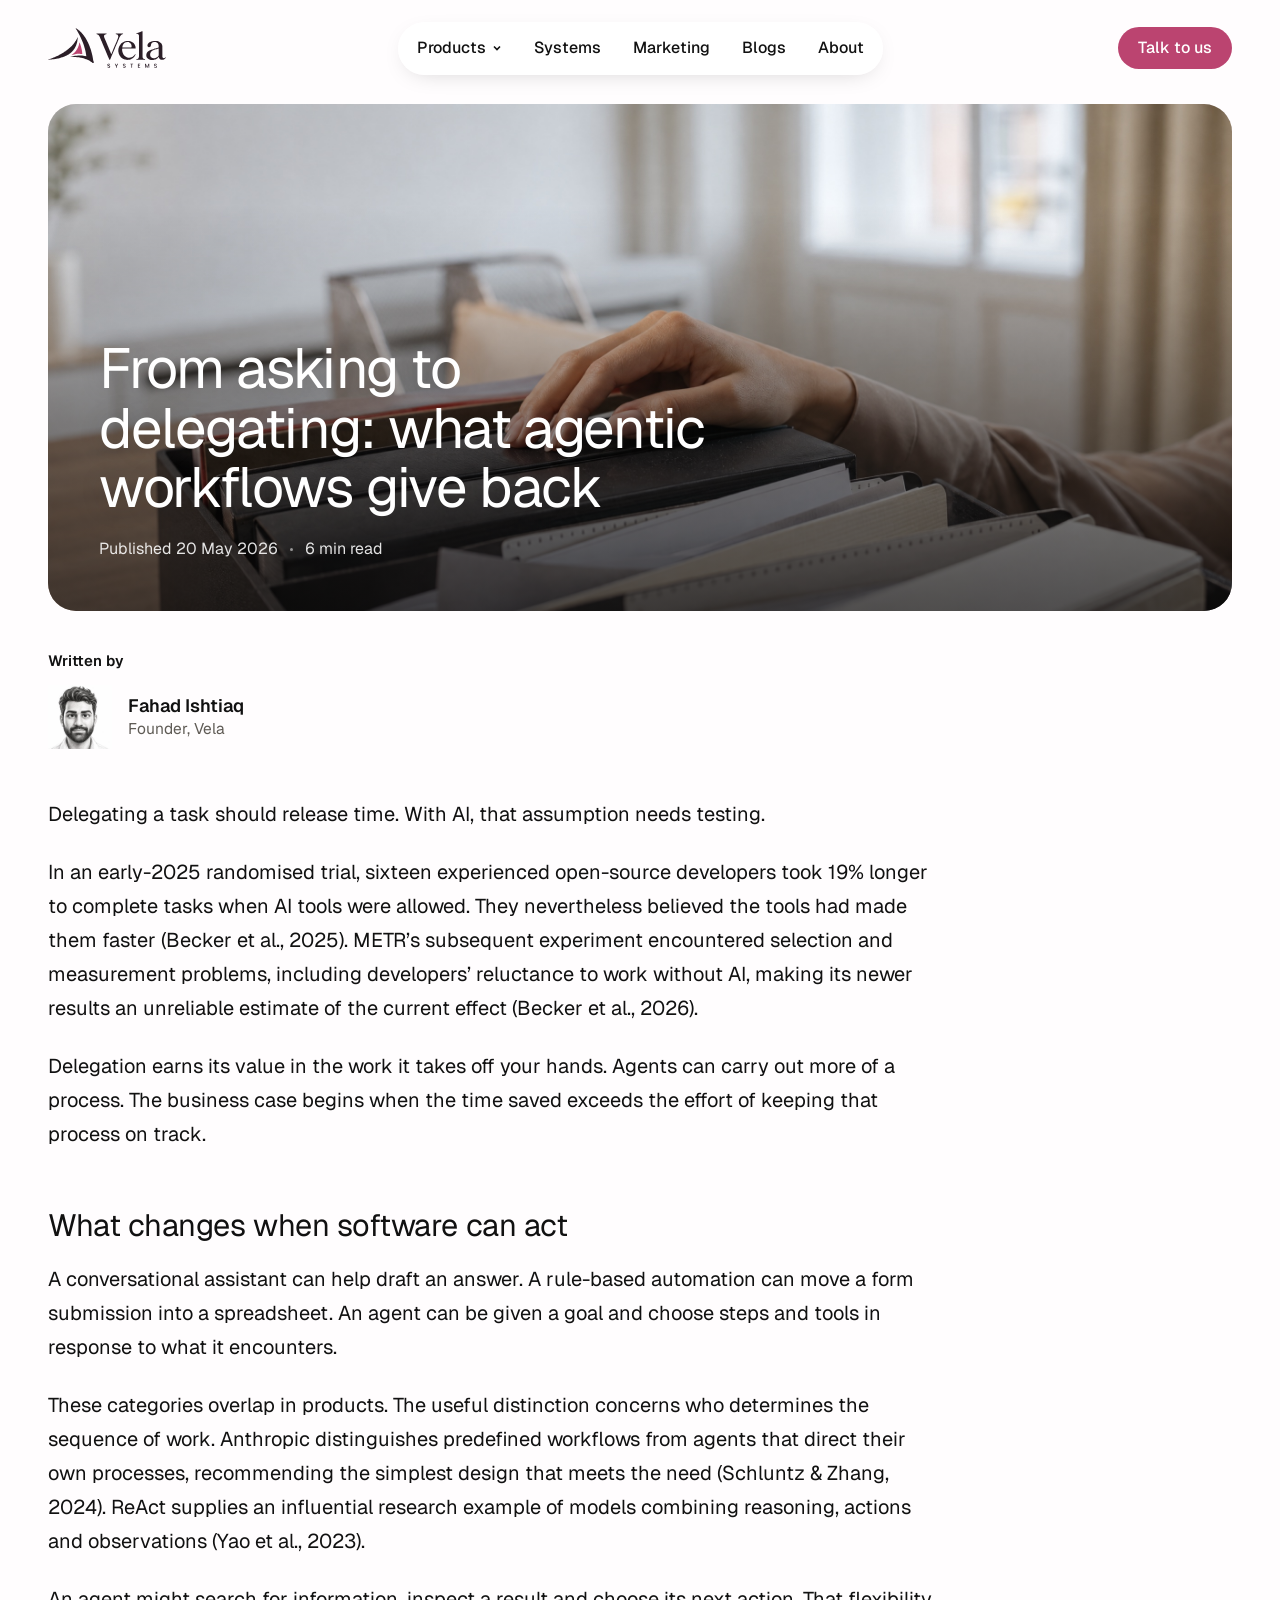
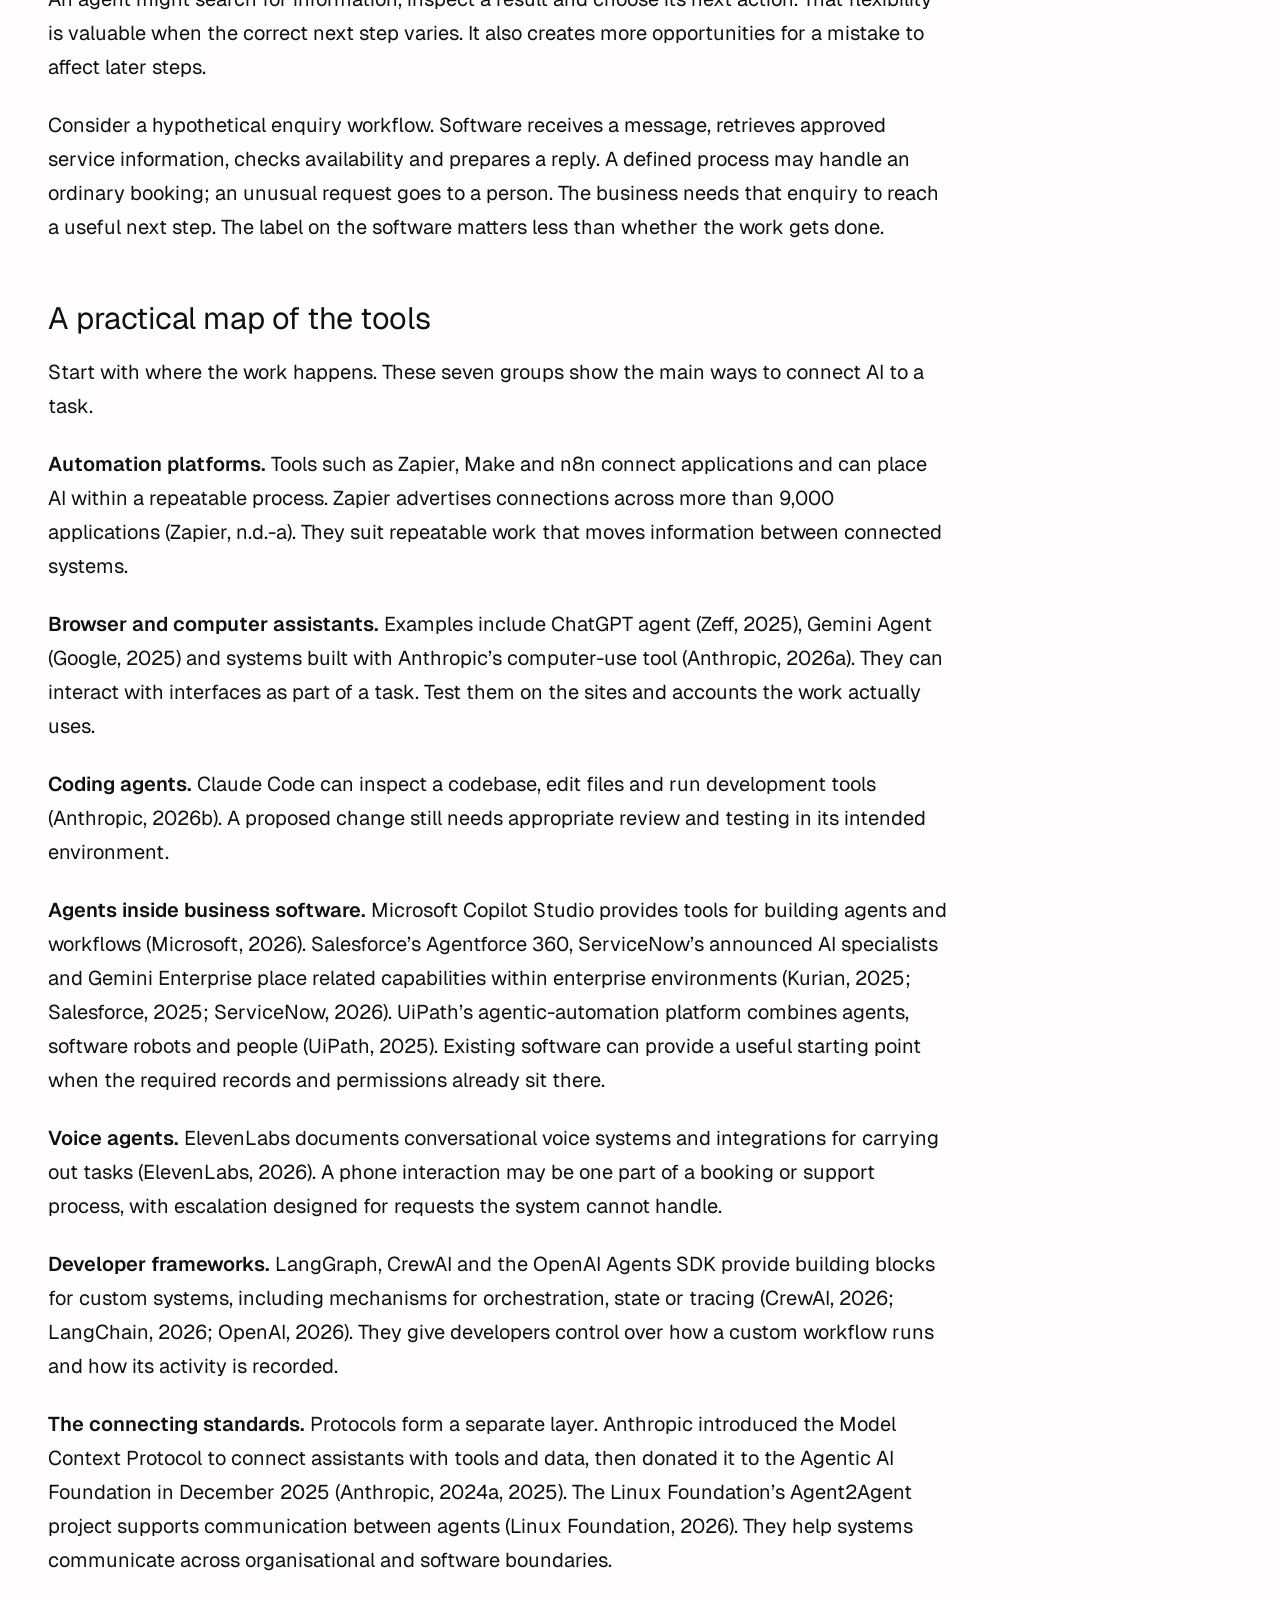
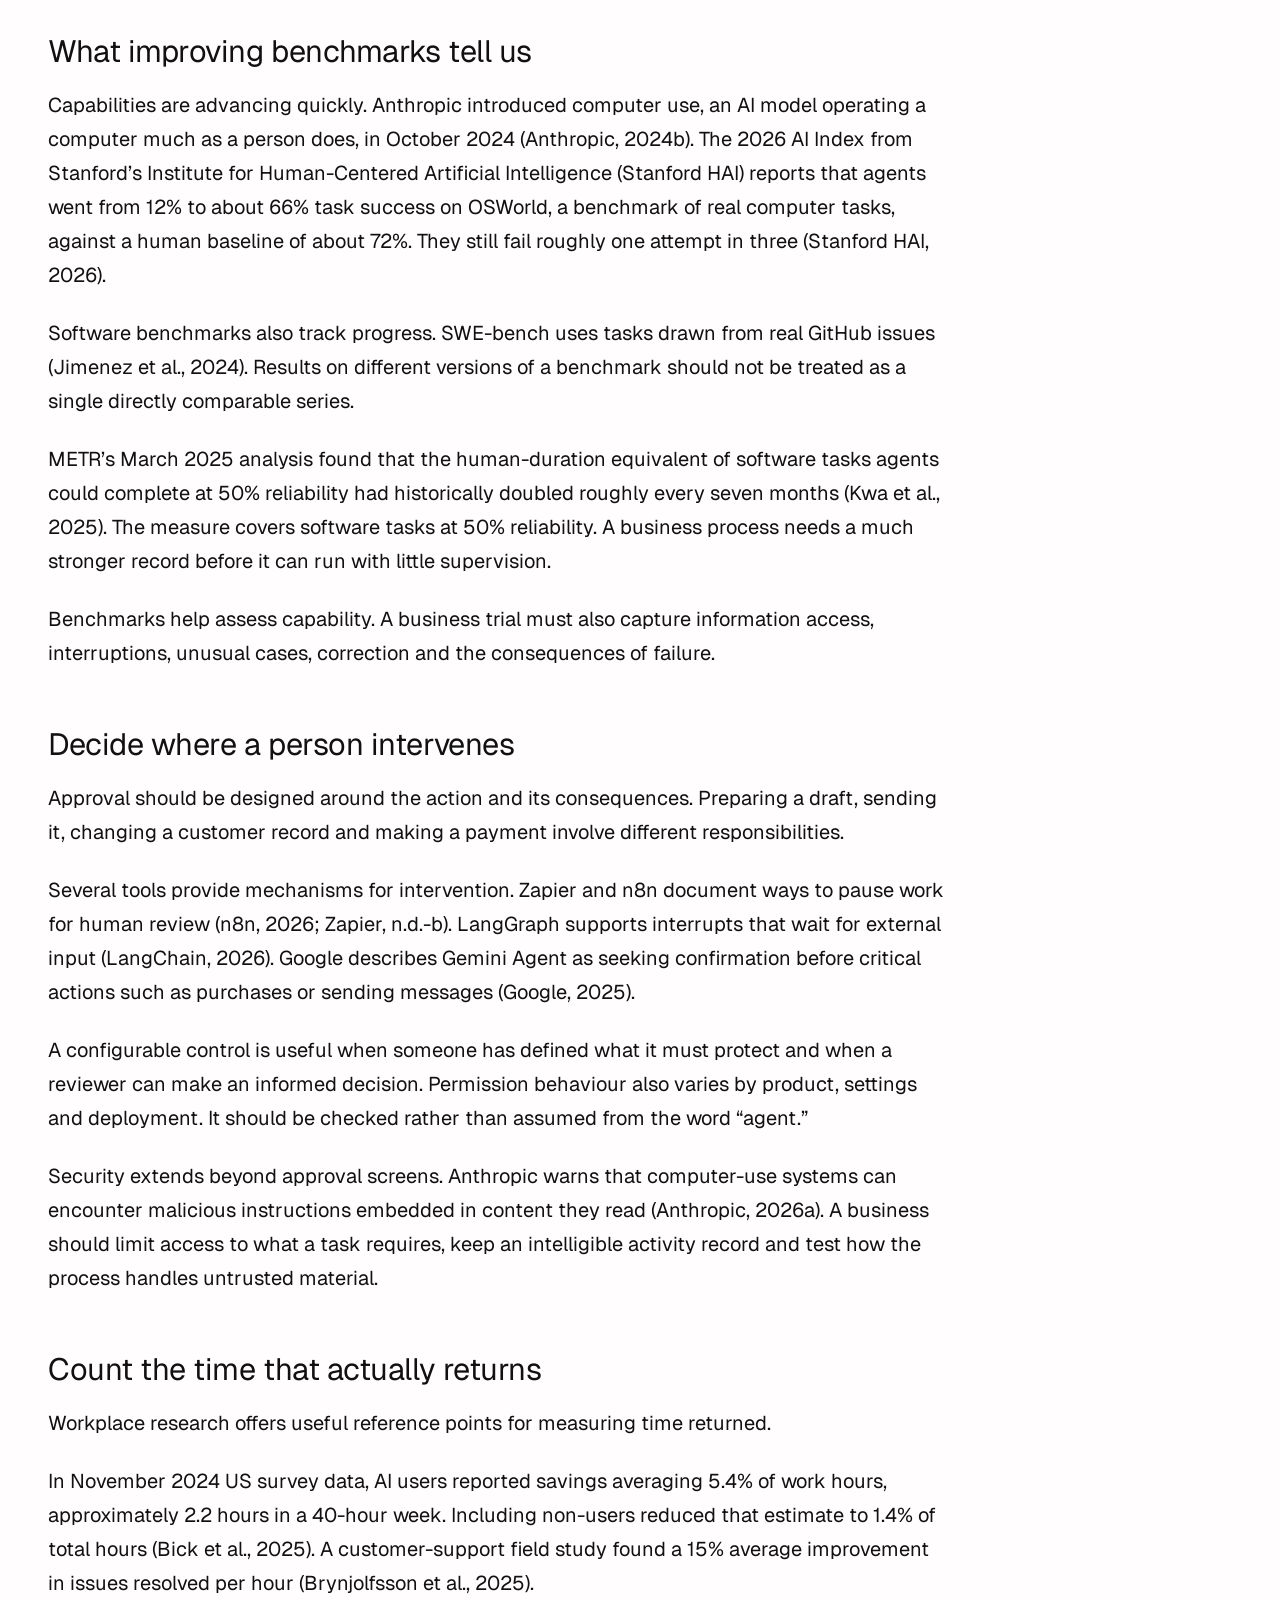
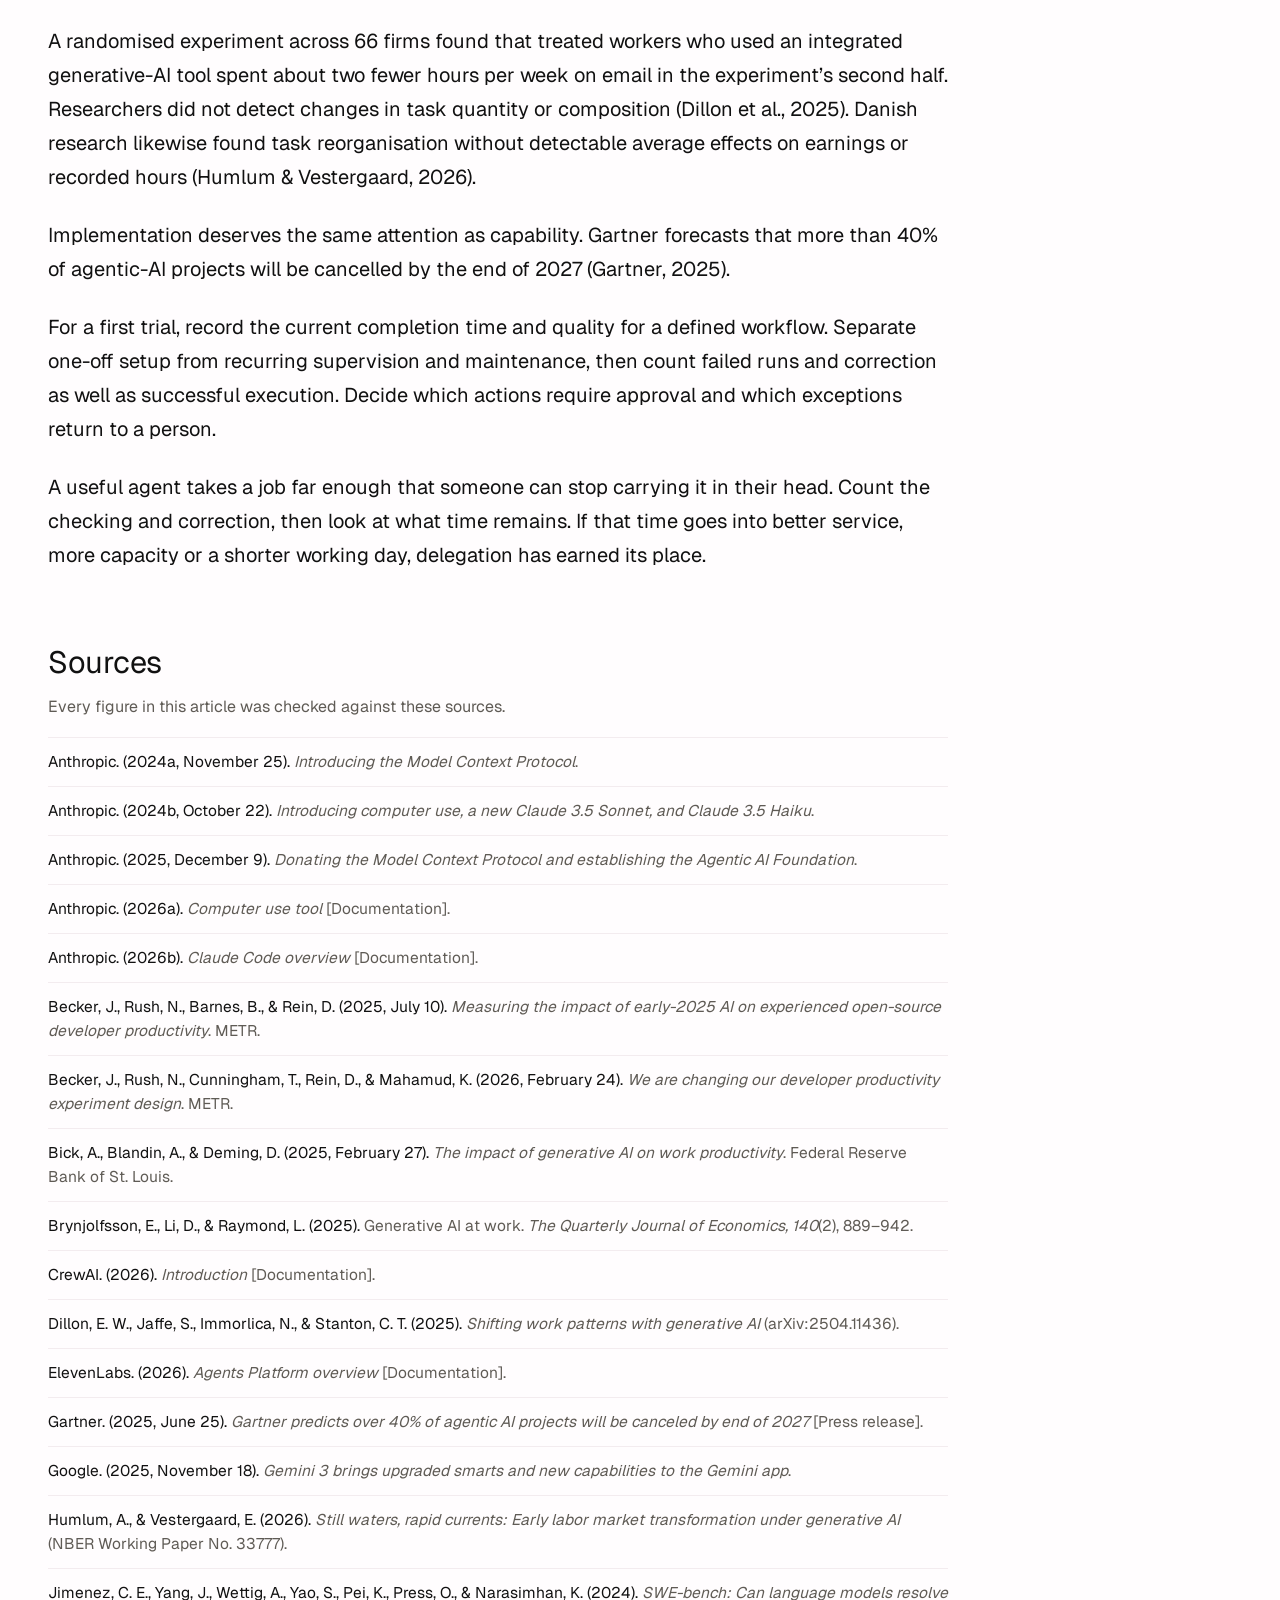
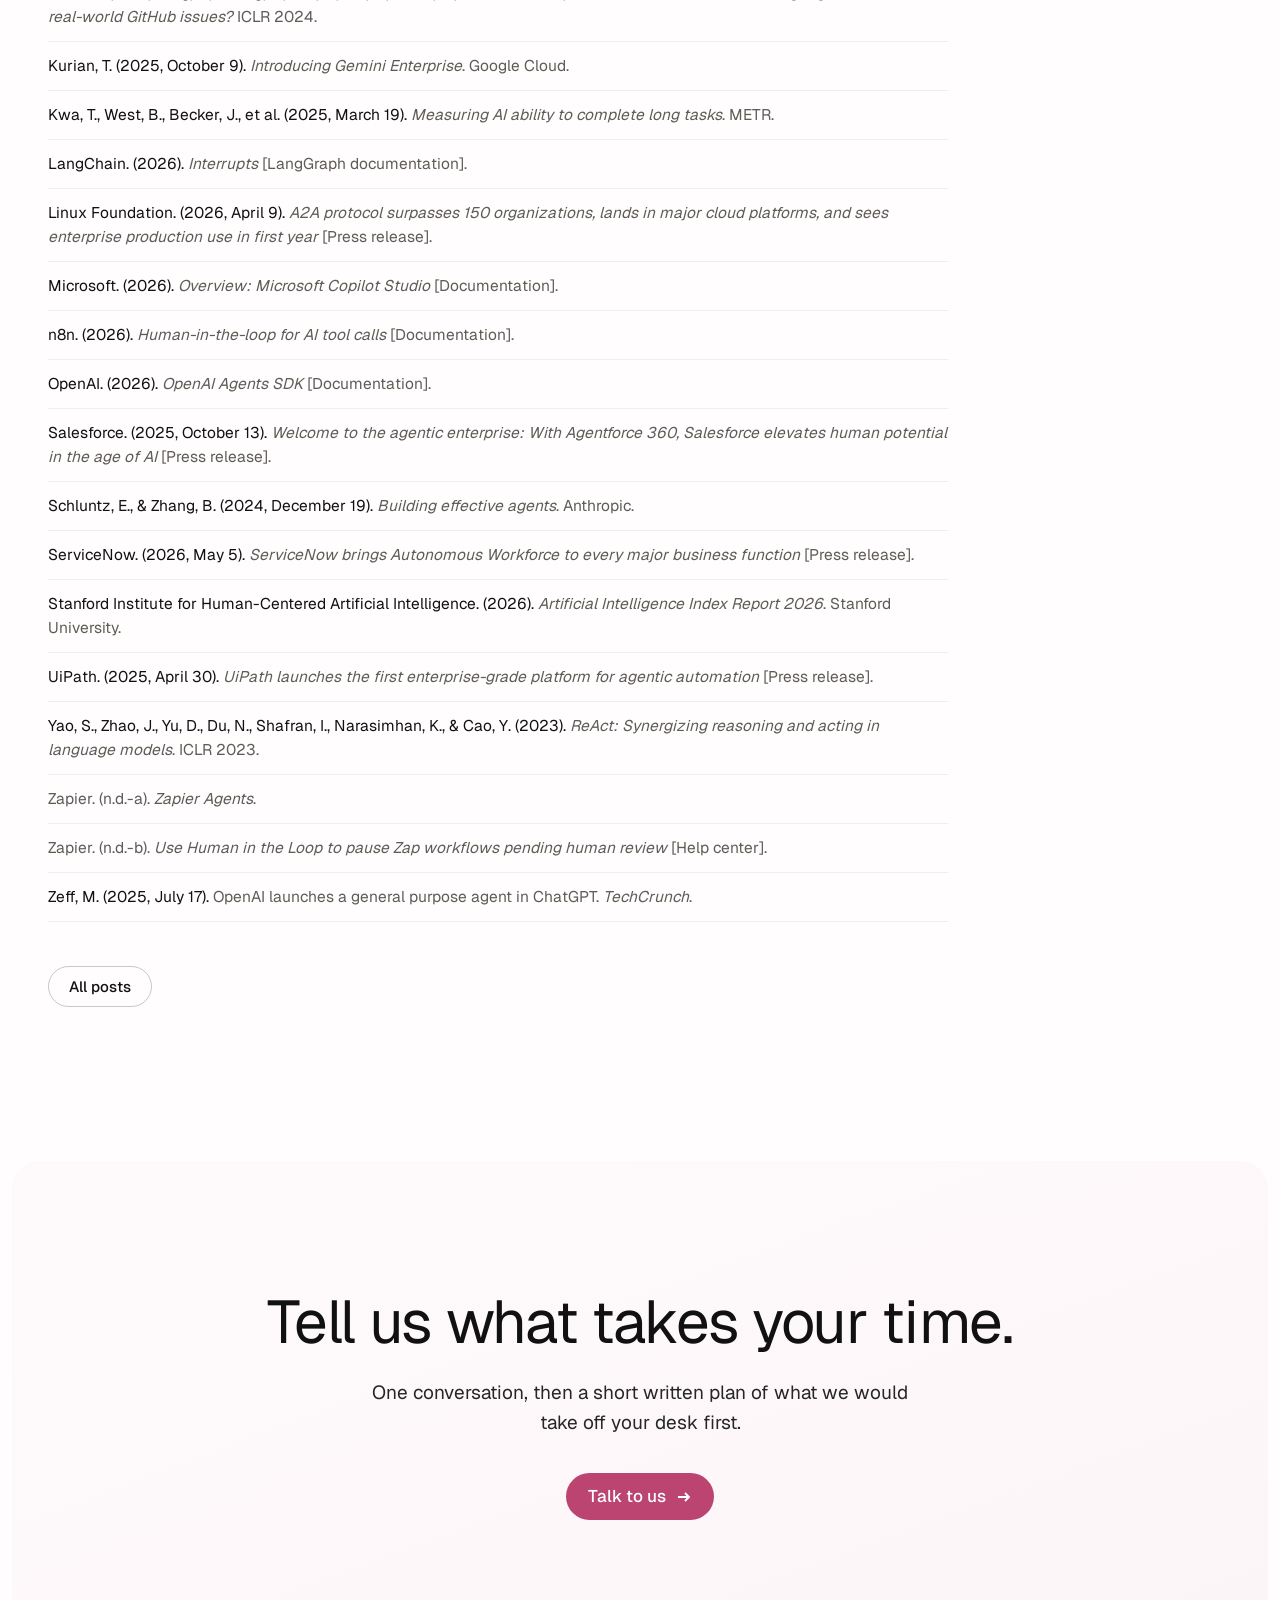
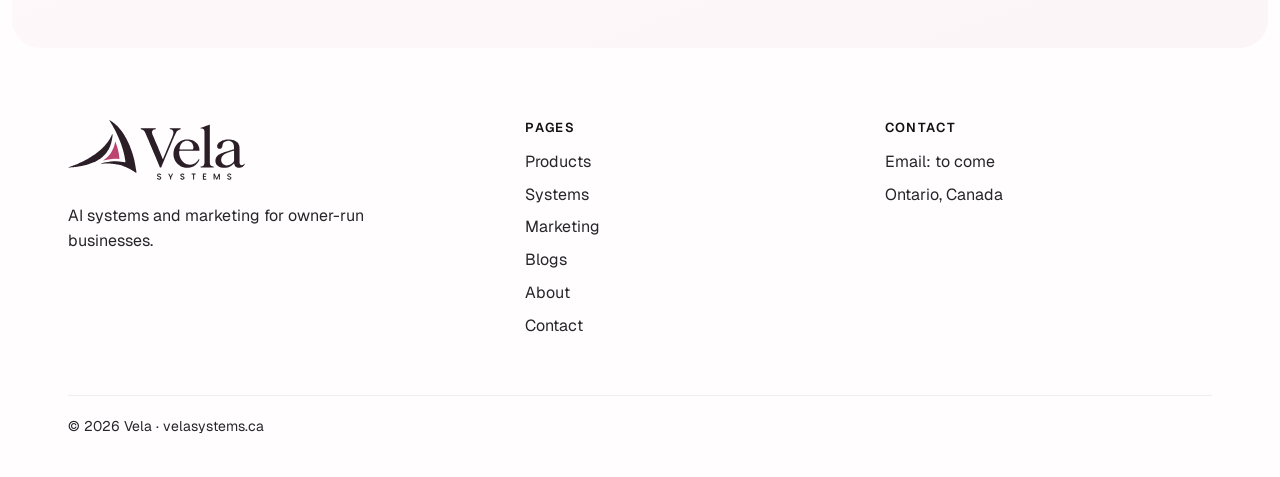
<file: blog/from-asking-to-delegating.html>
<!DOCTYPE html>
<html lang="en">
<head>
<meta charset="utf-8">
<meta name="robots" content="noindex, nofollow">
<meta name="viewport" content="width=device-width, initial-scale=1">
<title>From asking to delegating: what agentic workflows give back · Vela</title>
<link rel="icon" href="../media/logo/favicon.svg" type="image/svg+xml">
<link rel="icon" href="../media/logo/favicon-32.png" sizes="32x32" type="image/png">
<link rel="apple-touch-icon" href="../media/logo/apple-touch-icon.png">
<meta name="description" content="AI agents can carry work across several steps. Measure the time they give back after supervision, correction and maintenance.">
<link rel="preconnect" href="https://fonts.googleapis.com">
<link rel="preconnect" href="https://fonts.gstatic.com" crossorigin>
<link href="https://fonts.googleapis.com/css2?family=Geist:wght@400;500;600&display=swap" rel="stylesheet"><!-- DL-126: Geist for headings and body -->
<link rel="stylesheet" href="../menu.css"><!-- DL-128: Products menu -->
<link rel="stylesheet" href="notes.css">
</head>
<body>
<!-- Generated by blog/build.py from blog/posts/. Edit the post file, not this page. -->
<header class="top" id="top">
  <div class="row">
    <a class="logo" href="../index.html" aria-label="Vela Systems home"><img src="../media/logo/vela-logo.svg" alt="" width="118" height="40"></a>
    <nav aria-label="Main">
      <a class="nav-prod" href="../products.html">Products</a>
      <a href="../systems.html">Systems</a>
      <a href="../marketing.html">Marketing</a>
      <a href="index.html">Blogs</a>
      <a href="../index.html#who">About</a>
    </nav>
    <a class="btn btn-rasp cta" href="../contact.html">Talk to us</a>
  </div>
</header>
<main>
<article class="art art-has-hero">
  <header class="art-hero" style="--ar:2600/1114">
    <img src="../media/blog/wide/from-asking-to-delegating.jpg" alt="">
    <div class="art-hero-in">
      <h1 class="art-h1">From asking to delegating: what agentic workflows give back</h1>
      <p class="art-meta"><span>Published <time datetime="2026-05-20">20 May 2026</time></span><span class="art-dot" aria-hidden="true"></span><span>6 min read</span></p>
    </div>
  </header>
  <div class="art-head art-head-after">
    <div class="art-by art-by-lg"><span class="art-by-l">Written by</span><span class="art-author"><img src="../media/people/fahad-ishtiaq-sketch.jpg" alt="" width="64" height="64"><span><b>Fahad Ishtiaq</b><span class="art-role">Founder, Vela</span></span></span></div>
    
  </div>
  <div class="note-body art-body">
<p>Delegating a task should release time. With AI, that assumption needs testing.</p>
<p>In an early-2025 randomised trial, sixteen experienced open-source developers took 19% longer to complete tasks when AI tools were allowed. They nevertheless believed the tools had made them faster (Becker et al., 2025). METR’s subsequent experiment encountered selection and measurement problems, including developers’ reluctance to work without AI, making its newer results an unreliable estimate of the current effect (Becker et al., 2026).</p>
<p>Delegation earns its value in the work it takes off your hands. Agents can carry out more of a process. The business case begins when the time saved exceeds the effort of keeping that process on track.</p>
<h2>What changes when software can act</h2>
<p>A conversational assistant can help draft an answer. A rule-based automation can move a form submission into a spreadsheet. An agent can be given a goal and choose steps and tools in response to what it encounters.</p>
<p>These categories overlap in products. The useful distinction concerns who determines the sequence of work. Anthropic distinguishes predefined workflows from agents that direct their own processes, recommending the simplest design that meets the need (Schluntz &amp; Zhang, 2024). ReAct supplies an influential research example of models combining reasoning, actions and observations (Yao et al., 2023).</p>
<p>An agent might search for information, inspect a result and choose its next action. That flexibility is valuable when the correct next step varies. It also creates more opportunities for a mistake to affect later steps.</p>
<p>Consider a hypothetical enquiry workflow. Software receives a message, retrieves approved service information, checks availability and prepares a reply. A defined process may handle an ordinary booking; an unusual request goes to a person. The business needs that enquiry to reach a useful next step. The label on the software matters less than whether the work gets done.</p>
<h2>A practical map of the tools</h2>
<p>Start with where the work happens. These seven groups show the main ways to connect AI to a task.</p>
<p><strong>Automation platforms.</strong> Tools such as Zapier, Make and n8n connect applications and can place AI within a repeatable process. Zapier advertises connections across more than 9,000 applications (Zapier, n.d.-a). They suit repeatable work that moves information between connected systems.</p>
<p><strong>Browser and computer assistants.</strong> Examples include ChatGPT agent (Zeff, 2025), Gemini Agent (Google, 2025) and systems built with Anthropic’s computer-use tool (Anthropic, 2026a). They can interact with interfaces as part of a task. Test them on the sites and accounts the work actually uses.</p>
<p><strong>Coding agents.</strong> Claude Code can inspect a codebase, edit files and run development tools (Anthropic, 2026b). A proposed change still needs appropriate review and testing in its intended environment.</p>
<p><strong>Agents inside business software.</strong> Microsoft Copilot Studio provides tools for building agents and workflows (Microsoft, 2026). Salesforce’s Agentforce 360, ServiceNow’s announced AI specialists and Gemini Enterprise place related capabilities within enterprise environments (Kurian, 2025; Salesforce, 2025; ServiceNow, 2026). UiPath’s agentic-automation platform combines agents, software robots and people (UiPath, 2025). Existing software can provide a useful starting point when the required records and permissions already sit there.</p>
<p><strong>Voice agents.</strong> ElevenLabs documents conversational voice systems and integrations for carrying out tasks (ElevenLabs, 2026). A phone interaction may be one part of a booking or support process, with escalation designed for requests the system cannot handle.</p>
<p><strong>Developer frameworks.</strong> LangGraph, CrewAI and the OpenAI Agents SDK provide building blocks for custom systems, including mechanisms for orchestration, state or tracing (CrewAI, 2026; LangChain, 2026; OpenAI, 2026). They give developers control over how a custom workflow runs and how its activity is recorded.</p>
<p><strong>The connecting standards.</strong> Protocols form a separate layer. Anthropic introduced the Model Context Protocol to connect assistants with tools and data, then donated it to the Agentic AI Foundation in December 2025 (Anthropic, 2024a, 2025). The Linux Foundation’s Agent2Agent project supports communication between agents (Linux Foundation, 2026). They help systems communicate across organisational and software boundaries.</p>
<h2>What improving benchmarks tell us</h2>
<p>Capabilities are advancing quickly. Anthropic introduced computer use, an AI model operating a computer much as a person does, in October 2024 (Anthropic, 2024b). The 2026 AI Index from Stanford’s Institute for Human-Centered Artificial Intelligence (Stanford HAI) reports that agents went from 12% to about 66% task success on OSWorld, a benchmark of real computer tasks, against a human baseline of about 72%. They still fail roughly one attempt in three (Stanford HAI, 2026).</p>
<p>Software benchmarks also track progress. SWE-bench uses tasks drawn from real GitHub issues (Jimenez et al., 2024). Results on different versions of a benchmark should not be treated as a single directly comparable series.</p>
<p>METR’s March 2025 analysis found that the human-duration equivalent of software tasks agents could complete at 50% reliability had historically doubled roughly every seven months (Kwa et al., 2025). The measure covers software tasks at 50% reliability. A business process needs a much stronger record before it can run with little supervision.</p>
<p>Benchmarks help assess capability. A business trial must also capture information access, interruptions, unusual cases, correction and the consequences of failure.</p>
<h2>Decide where a person intervenes</h2>
<p>Approval should be designed around the action and its consequences. Preparing a draft, sending it, changing a customer record and making a payment involve different responsibilities.</p>
<p>Several tools provide mechanisms for intervention. Zapier and n8n document ways to pause work for human review (n8n, 2026; Zapier, n.d.-b). LangGraph supports interrupts that wait for external input (LangChain, 2026). Google describes Gemini Agent as seeking confirmation before critical actions such as purchases or sending messages (Google, 2025).</p>
<p>A configurable control is useful when someone has defined what it must protect and when a reviewer can make an informed decision. Permission behaviour also varies by product, settings and deployment. It should be checked rather than assumed from the word “agent.”</p>
<p>Security extends beyond approval screens. Anthropic warns that computer-use systems can encounter malicious instructions embedded in content they read (Anthropic, 2026a). A business should limit access to what a task requires, keep an intelligible activity record and test how the process handles untrusted material.</p>
<h2>Count the time that actually returns</h2>
<p>Workplace research offers useful reference points for measuring time returned.</p>
<p>In November 2024 US survey data, AI users reported savings averaging 5.4% of work hours, approximately 2.2 hours in a 40-hour week. Including non-users reduced that estimate to 1.4% of total hours (Bick et al., 2025). A customer-support field study found a 15% average improvement in issues resolved per hour (Brynjolfsson et al., 2025).</p>
<p>A randomised experiment across 66 firms found that treated workers who used an integrated generative-AI tool spent about two fewer hours per week on email in the experiment’s second half. Researchers did not detect changes in task quantity or composition (Dillon et al., 2025). Danish research likewise found task reorganisation without detectable average effects on earnings or recorded hours (Humlum &amp; Vestergaard, 2026).</p>
<p>Implementation deserves the same attention as capability. Gartner forecasts that more than 40% of agentic-AI projects will be cancelled by the end of 2027 (Gartner, 2025).</p>
<p>For a first trial, record the current completion time and quality for a defined workflow. Separate one-off setup from recurring supervision and maintenance, then count failed runs and correction as well as successful execution. Decide which actions require approval and which exceptions return to a person.</p>
<p>A useful agent takes a job far enough that someone can stop carrying it in their head. Count the checking and correction, then look at what time remains. If that time goes into better service, more capacity or a shorter working day, delegation has earned its place.</p>
<h2 id="sources" class="refs-h">Sources</h2><p class="refs-note">Every figure in this article was checked against these sources.</p>
<ul class="refs"><li><a class="ref" href="https://www.anthropic.com/news/model-context-protocol" target="_blank" rel="noopener"><span class="ref-who">Anthropic. (2024a, November 25).</span> <em>Introducing the Model Context Protocol</em>.</a></li><li><a class="ref" href="https://www.anthropic.com/news/3-5-models-and-computer-use" target="_blank" rel="noopener"><span class="ref-who">Anthropic. (2024b, October 22).</span> <em>Introducing computer use, a new Claude 3.5 Sonnet, and Claude 3.5 Haiku</em>.</a></li><li><a class="ref" href="https://www.anthropic.com/news/donating-the-model-context-protocol-and-establishing-of-the-agentic-ai-foundation" target="_blank" rel="noopener"><span class="ref-who">Anthropic. (2025, December 9).</span> <em>Donating the Model Context Protocol and establishing the Agentic AI Foundation</em>.</a></li><li><a class="ref" href="https://platform.claude.com/docs/en/docs/agents-and-tools/tool-use/computer-use-tool" target="_blank" rel="noopener"><span class="ref-who">Anthropic. (2026a).</span> <em>Computer use tool</em> [Documentation].</a></li><li><a class="ref" href="https://code.claude.com/docs/en/overview" target="_blank" rel="noopener"><span class="ref-who">Anthropic. (2026b).</span> <em>Claude Code overview</em> [Documentation].</a></li><li><a class="ref" href="https://metr.org/blog/2025-07-10-early-2025-ai-experienced-os-dev-study/" target="_blank" rel="noopener"><span class="ref-who">Becker, J., Rush, N., Barnes, B., &amp; Rein, D. (2025, July 10).</span> <em>Measuring the impact of early-2025 AI on experienced open-source developer productivity</em>. METR.</a></li><li><a class="ref" href="https://metr.org/blog/2026-02-24-uplift-update/" target="_blank" rel="noopener"><span class="ref-who">Becker, J., Rush, N., Cunningham, T., Rein, D., &amp; Mahamud, K. (2026, February 24).</span> <em>We are changing our developer productivity experiment design</em>. METR.</a></li><li><a class="ref" href="https://www.stlouisfed.org/on-the-economy/2025/feb/impact-generative-ai-work-productivity" target="_blank" rel="noopener"><span class="ref-who">Bick, A., Blandin, A., &amp; Deming, D. (2025, February 27).</span> <em>The impact of generative AI on work productivity</em>. Federal Reserve Bank of St. Louis.</a></li><li><a class="ref" href="https://doi.org/10.1093/qje/qjae044" target="_blank" rel="noopener"><span class="ref-who">Brynjolfsson, E., Li, D., &amp; Raymond, L. (2025).</span> Generative AI at work. <em>The Quarterly Journal of Economics, 140</em>(2), 889–942.</a></li><li><a class="ref" href="https://docs.crewai.com/en/introduction" target="_blank" rel="noopener"><span class="ref-who">CrewAI. (2026).</span> <em>Introduction</em> [Documentation].</a></li><li><a class="ref" href="https://arxiv.org/abs/2504.11436" target="_blank" rel="noopener"><span class="ref-who">Dillon, E. W., Jaffe, S., Immorlica, N., &amp; Stanton, C. T. (2025).</span> <em>Shifting work patterns with generative AI</em> (arXiv:2504.11436).</a></li><li><a class="ref" href="https://elevenlabs.io/docs/agents-platform/overview" target="_blank" rel="noopener"><span class="ref-who">ElevenLabs. (2026).</span> <em>Agents Platform overview</em> [Documentation].</a></li><li><a class="ref" href="https://www.gartner.com/en/newsroom/press-releases/2025-06-25-gartner-predicts-over-40-percent-of-agentic-ai-projects-will-be-canceled-by-end-of-2027" target="_blank" rel="noopener"><span class="ref-who">Gartner. (2025, June 25).</span> <em>Gartner predicts over 40% of agentic AI projects will be canceled by end of 2027</em> [Press release].</a></li><li><a class="ref" href="https://blog.google/products/gemini/gemini-3-gemini-app/" target="_blank" rel="noopener"><span class="ref-who">Google. (2025, November 18).</span> <em>Gemini 3 brings upgraded smarts and new capabilities to the Gemini app</em>.</a></li><li><a class="ref" href="https://www.nber.org/papers/w33777" target="_blank" rel="noopener"><span class="ref-who">Humlum, A., &amp; Vestergaard, E. (2026).</span> <em>Still waters, rapid currents: Early labor market transformation under generative AI</em> (NBER Working Paper No. 33777).</a></li><li><a class="ref" href="https://arxiv.org/abs/2310.06770" target="_blank" rel="noopener"><span class="ref-who">Jimenez, C. E., Yang, J., Wettig, A., Yao, S., Pei, K., Press, O., &amp; Narasimhan, K. (2024).</span> <em>SWE-bench: Can language models resolve real-world GitHub issues?</em> ICLR 2024.</a></li><li><a class="ref" href="https://cloud.google.com/blog/products/ai-machine-learning/introducing-gemini-enterprise" target="_blank" rel="noopener"><span class="ref-who">Kurian, T. (2025, October 9).</span> <em>Introducing Gemini Enterprise</em>. Google Cloud.</a></li><li><a class="ref" href="https://metr.org/blog/2025-03-19-measuring-ai-ability-to-complete-long-tasks/" target="_blank" rel="noopener"><span class="ref-who">Kwa, T., West, B., Becker, J., et al. (2025, March 19).</span> <em>Measuring AI ability to complete long tasks</em>. METR.</a></li><li><a class="ref" href="https://docs.langchain.com/oss/python/langgraph/interrupts" target="_blank" rel="noopener"><span class="ref-who">LangChain. (2026).</span> <em>Interrupts</em> [LangGraph documentation].</a></li><li><a class="ref" href="https://www.linuxfoundation.org/press/a2a-protocol-surpasses-150-organizations-lands-in-major-cloud-platforms-and-sees-enterprise-production-use-in-first-year" target="_blank" rel="noopener"><span class="ref-who">Linux Foundation. (2026, April 9).</span> <em>A2A protocol surpasses 150 organizations, lands in major cloud platforms, and sees enterprise production use in first year</em> [Press release].</a></li><li><a class="ref" href="https://learn.microsoft.com/en-us/microsoft-copilot-studio/fundamentals-what-is-copilot-studio" target="_blank" rel="noopener"><span class="ref-who">Microsoft. (2026).</span> <em>Overview: Microsoft Copilot Studio</em> [Documentation].</a></li><li><a class="ref" href="https://docs.n8n.io/advanced-ai/human-in-the-loop-tools/" target="_blank" rel="noopener"><span class="ref-who">n8n. (2026).</span> <em>Human-in-the-loop for AI tool calls</em> [Documentation].</a></li><li><a class="ref" href="https://openai.github.io/openai-agents-python/" target="_blank" rel="noopener"><span class="ref-who">OpenAI. (2026).</span> <em>OpenAI Agents SDK</em> [Documentation].</a></li><li><a class="ref" href="https://www.salesforce.com/news/press-releases/2025/10/13/agentic-enterprise-announcement/" target="_blank" rel="noopener"><span class="ref-who">Salesforce. (2025, October 13).</span> <em>Welcome to the agentic enterprise: With Agentforce 360, Salesforce elevates human potential in the age of AI</em> [Press release].</a></li><li><a class="ref" href="https://www.anthropic.com/engineering/building-effective-agents" target="_blank" rel="noopener"><span class="ref-who">Schluntz, E., &amp; Zhang, B. (2024, December 19).</span> <em>Building effective agents</em>. Anthropic.</a></li><li><a class="ref" href="https://newsroom.servicenow.com/press-releases/details/2026/ServiceNow-brings-Autonomous-Workforce-to-every-major-business-function/default.aspx" target="_blank" rel="noopener"><span class="ref-who">ServiceNow. (2026, May 5).</span> <em>ServiceNow brings Autonomous Workforce to every major business function</em> [Press release].</a></li><li><a class="ref" href="https://hai.stanford.edu/ai-index/2026-ai-index-report" target="_blank" rel="noopener"><span class="ref-who">Stanford Institute for Human-Centered Artificial Intelligence. (2026).</span> <em>Artificial Intelligence Index Report 2026</em>. Stanford University.</a></li><li><a class="ref" href="https://www.uipath.com/newsroom/uipath-launches-first-enterprise-grade-platform-for-agentic-automation" target="_blank" rel="noopener"><span class="ref-who">UiPath. (2025, April 30).</span> <em>UiPath launches the first enterprise-grade platform for agentic automation</em> [Press release].</a></li><li><a class="ref" href="https://arxiv.org/abs/2210.03629" target="_blank" rel="noopener"><span class="ref-who">Yao, S., Zhao, J., Yu, D., Du, N., Shafran, I., Narasimhan, K., &amp; Cao, Y. (2023).</span> <em>ReAct: Synergizing reasoning and acting in language models</em>. ICLR 2023.</a></li><li><a class="ref" href="https://zapier.com/agents" target="_blank" rel="noopener">Zapier. (n.d.-a). <em>Zapier Agents</em>.</a></li><li><a class="ref" href="https://help.zapier.com/hc/en-us/articles/38733184458765" target="_blank" rel="noopener">Zapier. (n.d.-b). <em>Use Human in the Loop to pause Zap workflows pending human review</em> [Help center].</a></li><li><a class="ref" href="https://techcrunch.com/2025/07/17/openai-launches-a-general-purpose-agent-in-chatgpt/" target="_blank" rel="noopener"><span class="ref-who">Zeff, M. (2025, July 17).</span> OpenAI launches a general purpose agent in ChatGPT. <em>TechCrunch</em>.</a></li></ul>
  </div>
  <p class="art-back"><a class="btn btn-line" href="index.html">All posts</a></p>
</article>
<section class="note-talk">
  <div class="wrap center">
    <h2 class="h2">Tell us what takes your time.</h2>
    <p class="lede">One conversation, then a short written plan of what we would take off your desk first.</p>
    <p class="go"><a class="btn btn-rasp" href="../contact.html">Talk to us <svg viewBox="0 0 16 16" fill="none" stroke="currentColor" stroke-width="1.8" aria-hidden="true"><path d="M2 8h11M9 4l4 4-4 4"/></svg></a></p>
  </div>
</section>
</main>
<footer>
  <div class="wrap">
    <div class="top-row">
      <div><a class="logo" href="../index.html" aria-label="Vela Systems home"><img src="../media/logo/vela-logo.svg" alt="" width="118" height="40"></a><p class="tag">AI systems and marketing for owner-run businesses.</p></div>
      <div><h4>Pages</h4><ul><li><a href="../products.html">Products</a></li><li><a href="../systems.html">Systems</a></li><li><a href="../marketing.html">Marketing</a></li><li><a href="index.html">Blogs</a></li><li><a href="../index.html#who">About</a></li><li><a href="../contact.html">Contact</a></li></ul></div>
      <div><h4>Contact</h4><ul><li>Email: to come</li><li>Ontario, Canada</li></ul></div>
    </div>
    <div class="legal"><span>© 2026 Vela · velasystems.ca</span></div>
  </div>
</footer>
<script>
(() => {
  const top = document.getElementById('top');
  const setTop = () => top.classList.toggle('up', scrollY > 30);
  addEventListener('scroll', setTop, {passive:true}); setTop();
  const rv = [...document.querySelectorAll('.rv')];
  if (matchMedia('(prefers-reduced-motion: reduce)').matches || !('IntersectionObserver' in window)) rv.forEach(e => e.classList.add('in'));
  else { const io = new IntersectionObserver(es => es.forEach(e => { if (e.isIntersecting) { io.unobserve(e.target); e.target.classList.add('in'); } })); rv.forEach(e => io.observe(e)); }
  window.__revealAll = () => rv.forEach(e => e.classList.add('in'));
})();
</script>
<script src="../menu.js" defer></script>
</body>
</html>
</file>
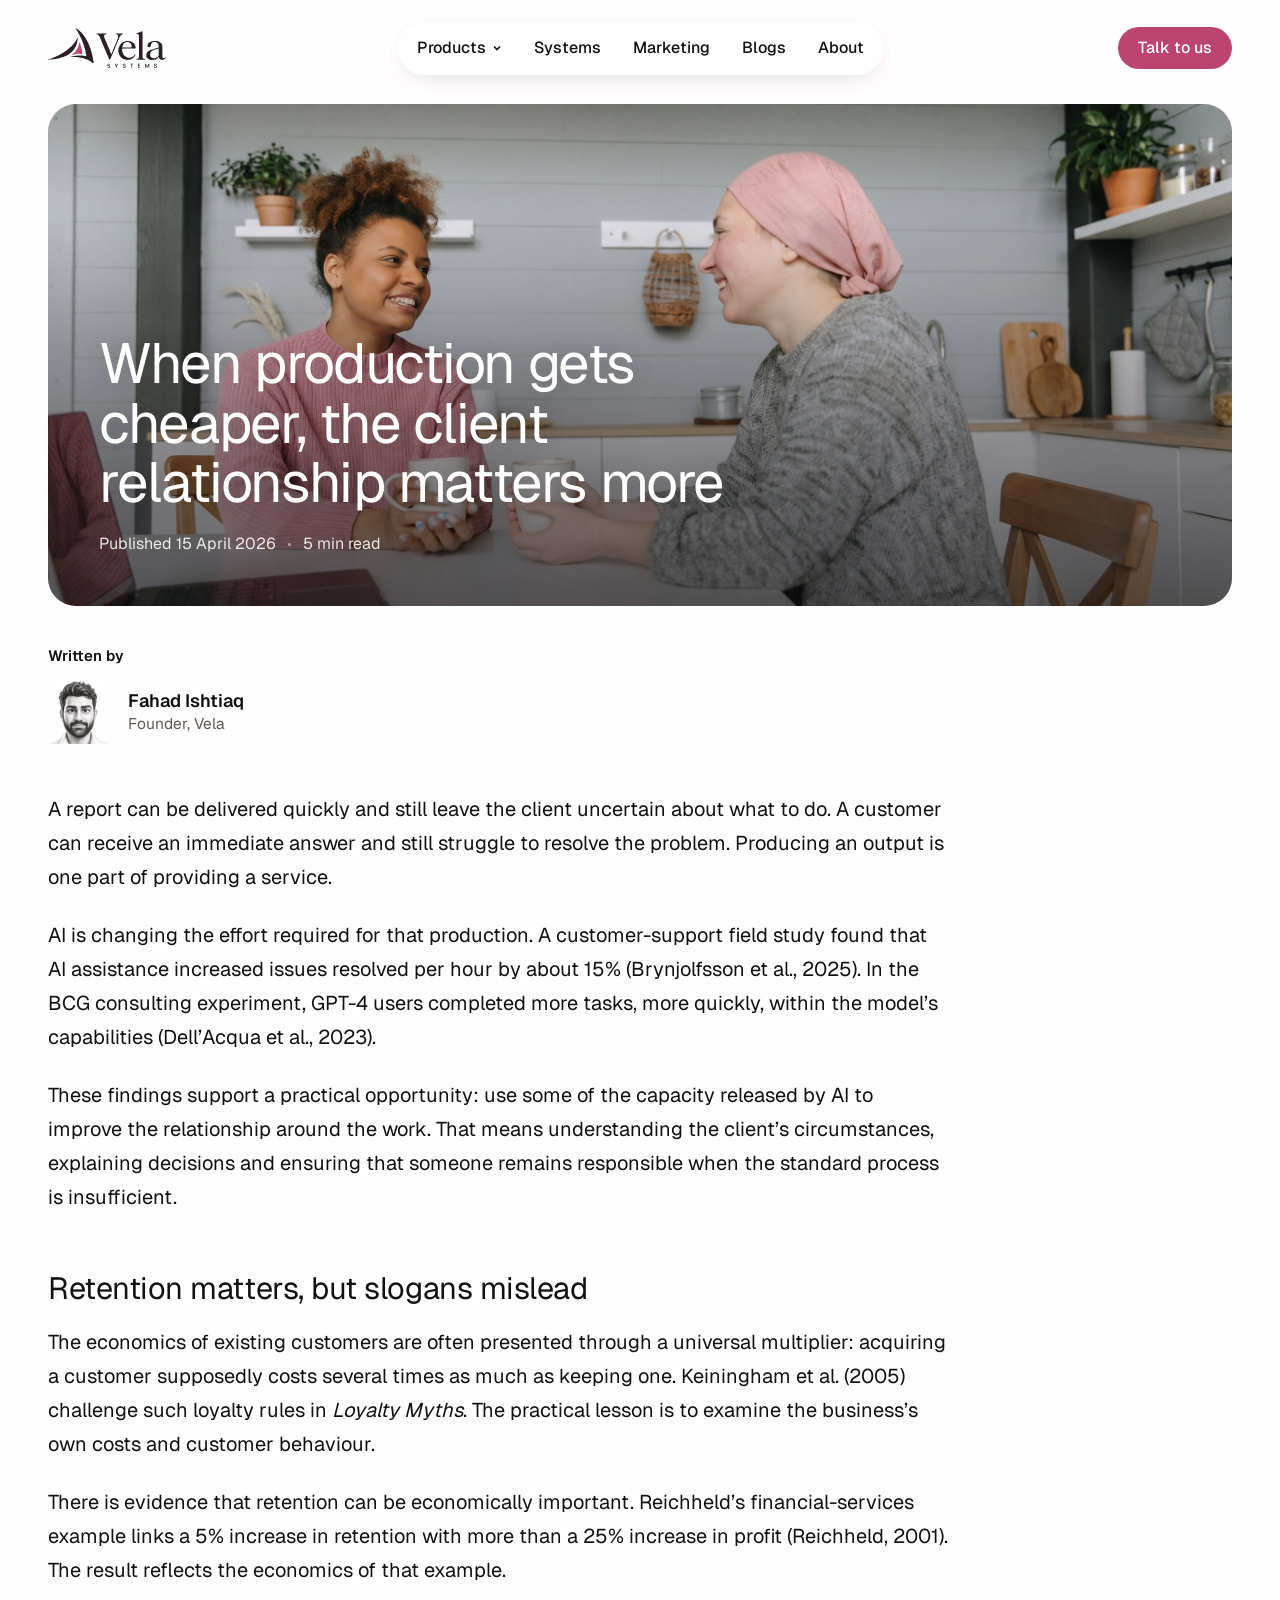
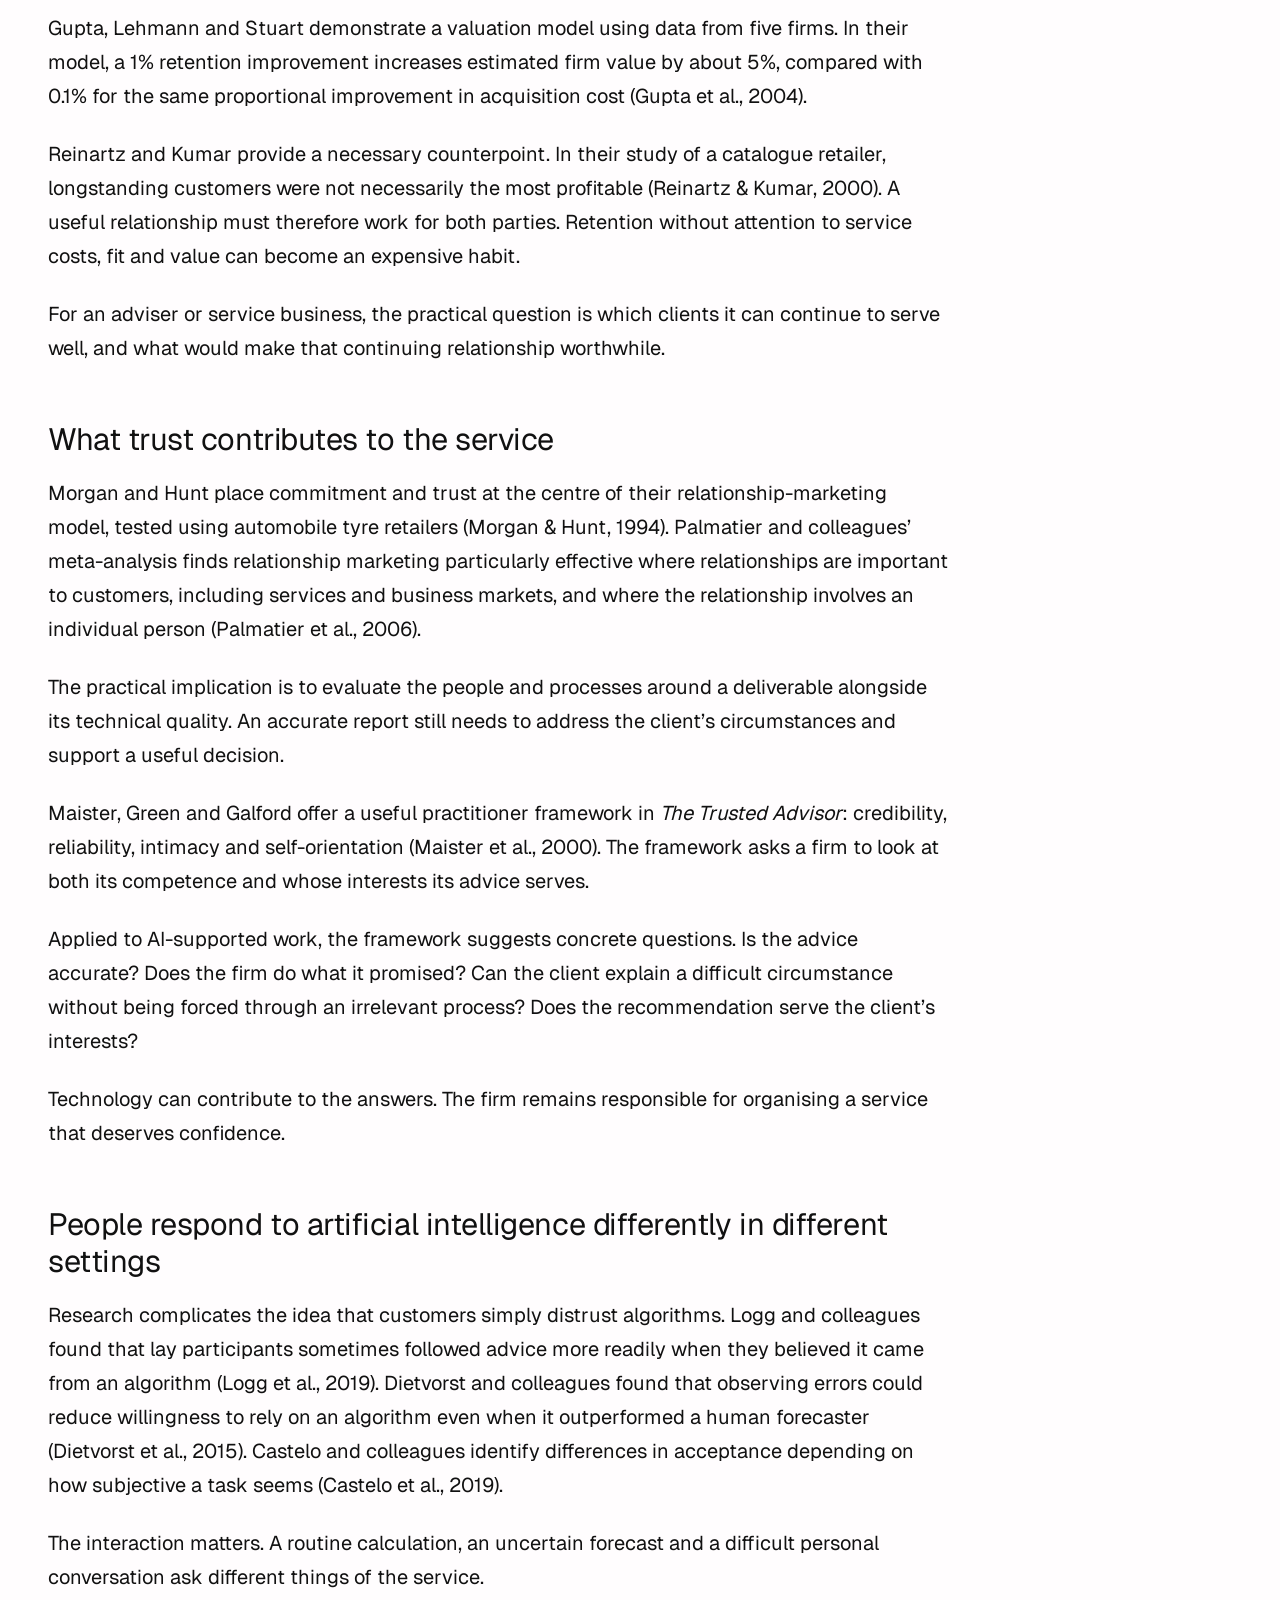
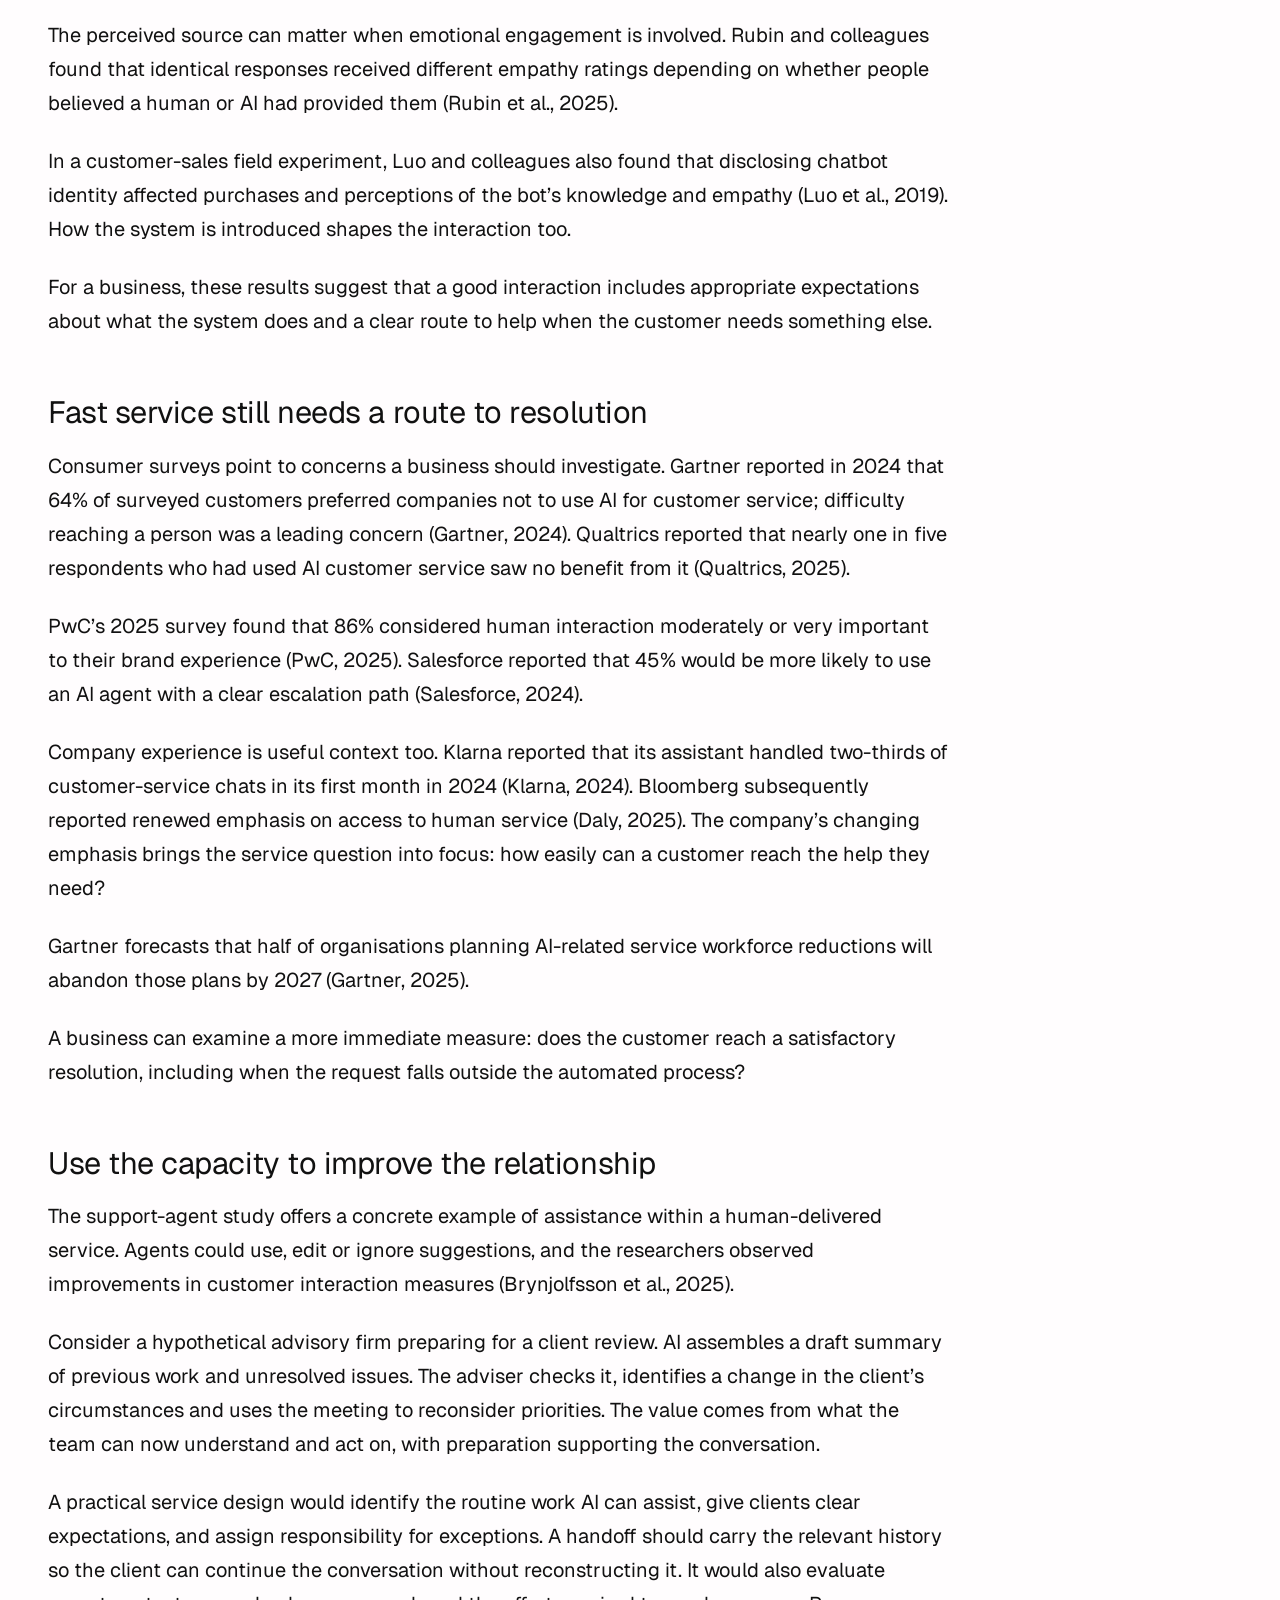
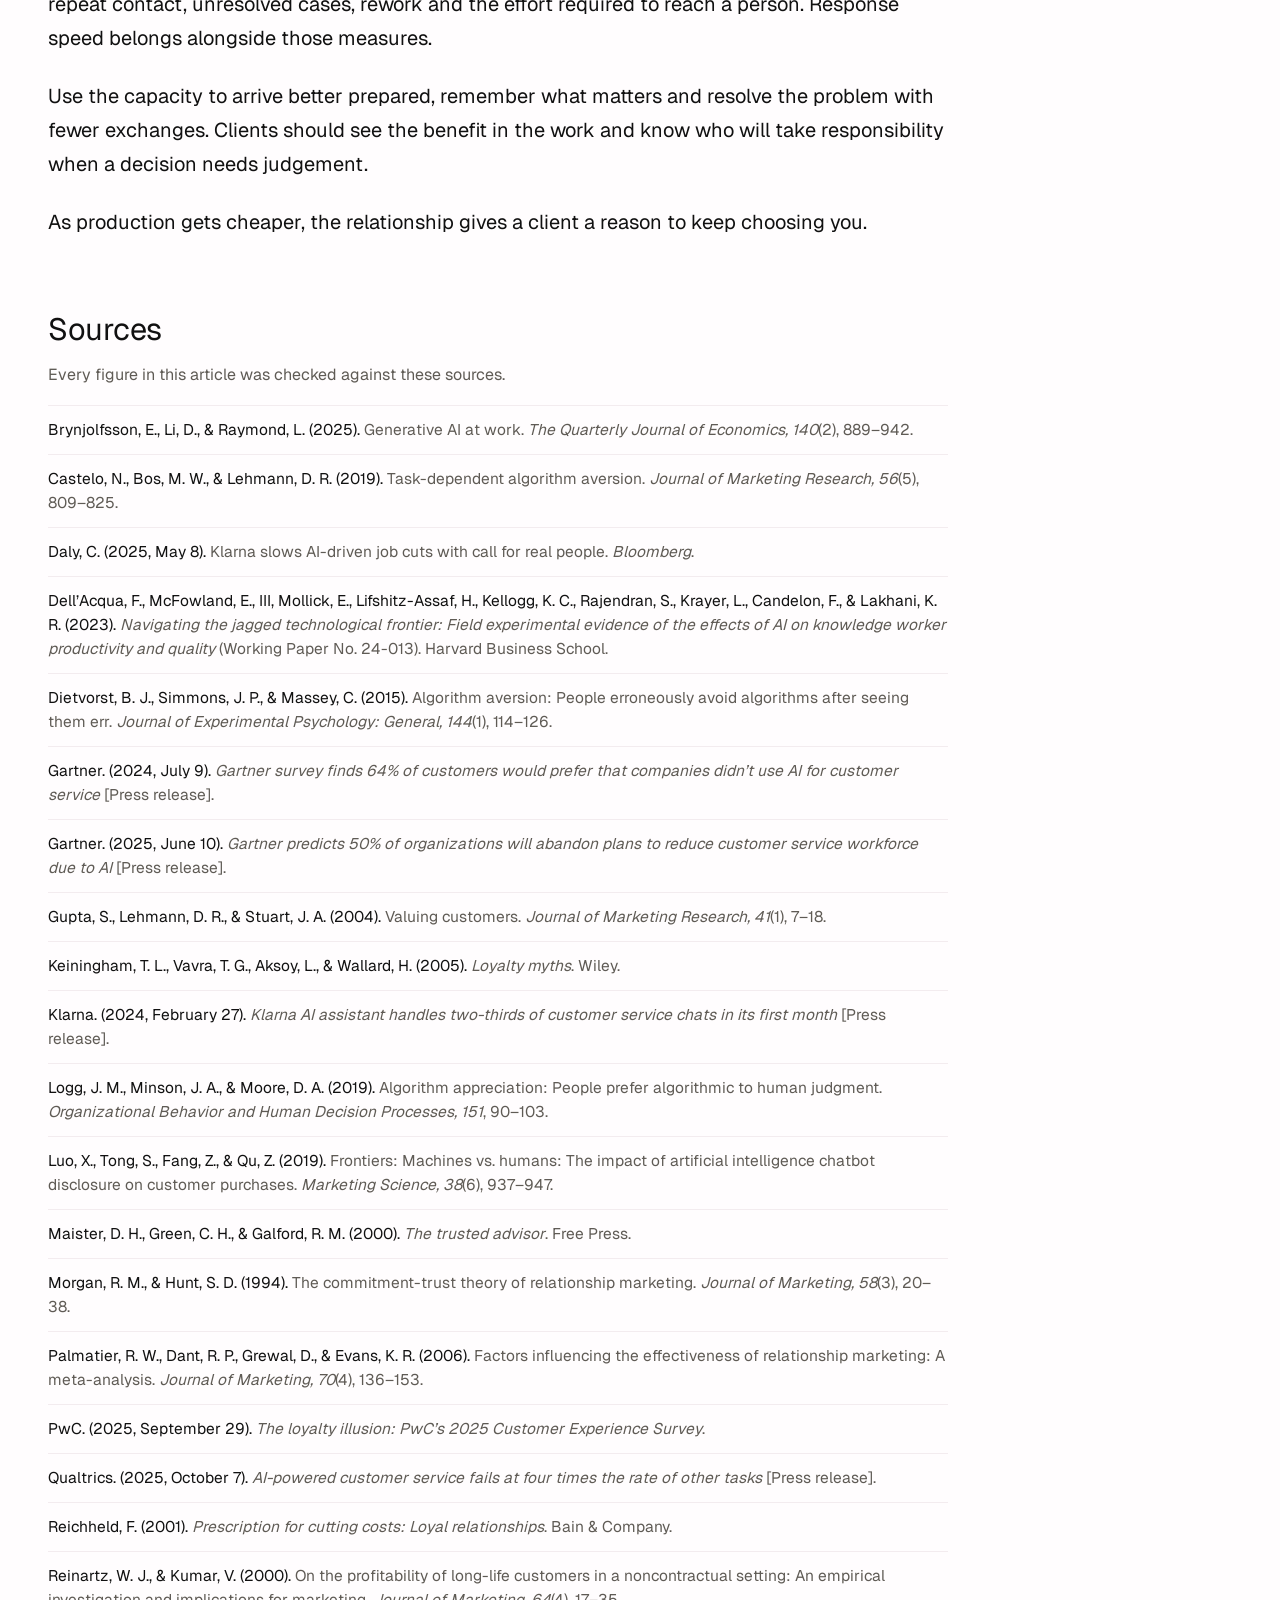
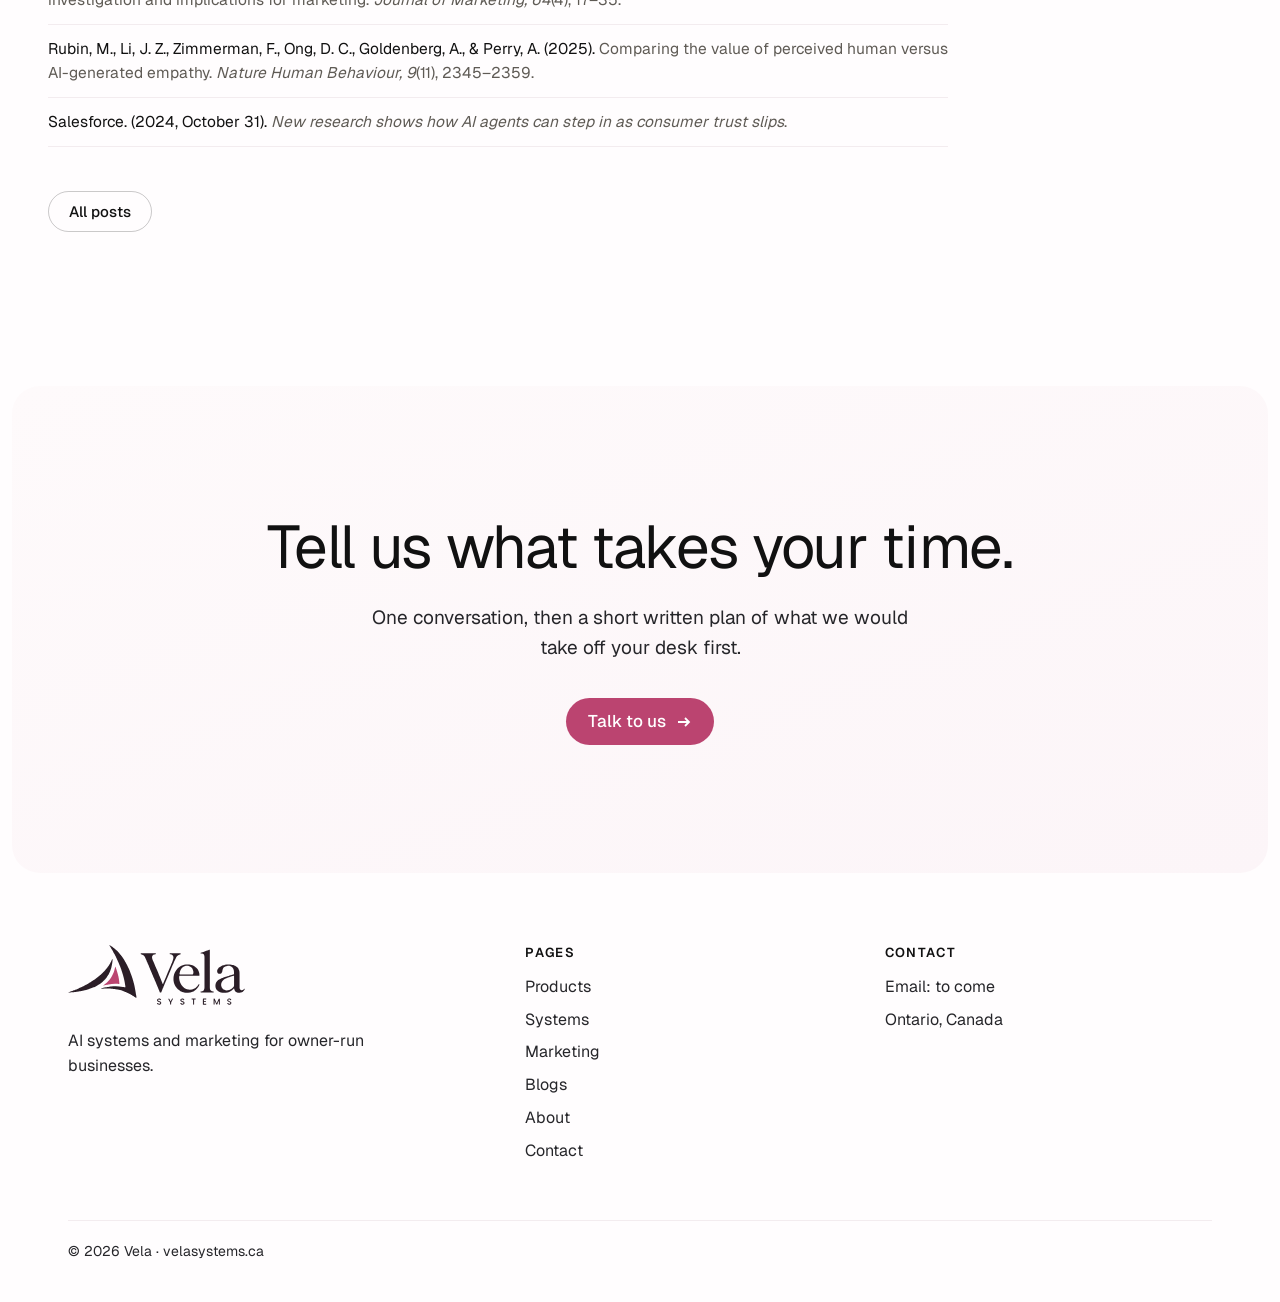
<file: blog/relationships-are-the-product.html>
<!DOCTYPE html>
<html lang="en">
<head>
<meta charset="utf-8">
<meta name="robots" content="noindex, nofollow">
<meta name="viewport" content="width=device-width, initial-scale=1">
<title>When production gets cheaper, the client relationship matters more · Vela</title>
<link rel="icon" href="../media/logo/favicon.svg" type="image/svg+xml">
<link rel="icon" href="../media/logo/favicon-32.png" sizes="32x32" type="image/png">
<link rel="apple-touch-icon" href="../media/logo/apple-touch-icon.png">
<meta name="description" content="As AI makes production cheaper, use the capacity to understand clients, resolve problems and build relationships worth continuing.">
<link rel="preconnect" href="https://fonts.googleapis.com">
<link rel="preconnect" href="https://fonts.gstatic.com" crossorigin>
<link href="https://fonts.googleapis.com/css2?family=Geist:wght@400;500;600&display=swap" rel="stylesheet"><!-- DL-126: Geist for headings and body -->
<link rel="stylesheet" href="../menu.css"><!-- DL-128: Products menu -->
<link rel="stylesheet" href="notes.css">
</head>
<body>
<!-- Generated by blog/build.py from blog/posts/. Edit the post file, not this page. -->
<header class="top" id="top">
  <div class="row">
    <a class="logo" href="../index.html" aria-label="Vela Systems home"><img src="../media/logo/vela-logo.svg" alt="" width="118" height="40"></a>
    <nav aria-label="Main">
      <a class="nav-prod" href="../products.html">Products</a>
      <a href="../systems.html">Systems</a>
      <a href="../marketing.html">Marketing</a>
      <a href="index.html">Blogs</a>
      <a href="../index.html#who">About</a>
    </nav>
    <a class="btn btn-rasp cta" href="../contact.html">Talk to us</a>
  </div>
</header>
<main>
<article class="art art-has-hero">
  <header class="art-hero" style="--ar:2600/1103">
    <img src="../media/blog/wide/relationships-are-the-product.jpg" alt="">
    <div class="art-hero-in">
      <h1 class="art-h1">When production gets cheaper, the client relationship matters more</h1>
      <p class="art-meta"><span>Published <time datetime="2026-04-15">15 April 2026</time></span><span class="art-dot" aria-hidden="true"></span><span>5 min read</span></p>
    </div>
  </header>
  <div class="art-head art-head-after">
    <div class="art-by art-by-lg"><span class="art-by-l">Written by</span><span class="art-author"><img src="../media/people/fahad-ishtiaq-sketch.jpg" alt="" width="64" height="64"><span><b>Fahad Ishtiaq</b><span class="art-role">Founder, Vela</span></span></span></div>
    
  </div>
  <div class="note-body art-body">
<p>A report can be delivered quickly and still leave the client uncertain about what to do. A customer can receive an immediate answer and still struggle to resolve the problem. Producing an output is one part of providing a service.</p>
<p>AI is changing the effort required for that production. A customer-support field study found that AI assistance increased issues resolved per hour by about 15% (Brynjolfsson et al., 2025). In the BCG consulting experiment, GPT-4 users completed more tasks, more quickly, within the model’s capabilities (Dell’Acqua et al., 2023).</p>
<p>These findings support a practical opportunity: use some of the capacity released by AI to improve the relationship around the work. That means understanding the client’s circumstances, explaining decisions and ensuring that someone remains responsible when the standard process is insufficient.</p>
<h2>Retention matters, but slogans mislead</h2>
<p>The economics of existing customers are often presented through a universal multiplier: acquiring a customer supposedly costs several times as much as keeping one. Keiningham et al. (2005) challenge such loyalty rules in <em>Loyalty Myths</em>. The practical lesson is to examine the business’s own costs and customer behaviour.</p>
<p>There is evidence that retention can be economically important. Reichheld’s financial-services example links a 5% increase in retention with more than a 25% increase in profit (Reichheld, 2001). The result reflects the economics of that example.</p>
<p>Gupta, Lehmann and Stuart demonstrate a valuation model using data from five firms. In their model, a 1% retention improvement increases estimated firm value by about 5%, compared with 0.1% for the same proportional improvement in acquisition cost (Gupta et al., 2004).</p>
<p>Reinartz and Kumar provide a necessary counterpoint. In their study of a catalogue retailer, longstanding customers were not necessarily the most profitable (Reinartz &amp; Kumar, 2000). A useful relationship must therefore work for both parties. Retention without attention to service costs, fit and value can become an expensive habit.</p>
<p>For an adviser or service business, the practical question is which clients it can continue to serve well, and what would make that continuing relationship worthwhile.</p>
<h2>What trust contributes to the service</h2>
<p>Morgan and Hunt place commitment and trust at the centre of their relationship-marketing model, tested using automobile tyre retailers (Morgan &amp; Hunt, 1994). Palmatier and colleagues’ meta-analysis finds relationship marketing particularly effective where relationships are important to customers, including services and business markets, and where the relationship involves an individual person (Palmatier et al., 2006).</p>
<p>The practical implication is to evaluate the people and processes around a deliverable alongside its technical quality. An accurate report still needs to address the client’s circumstances and support a useful decision.</p>
<p>Maister, Green and Galford offer a useful practitioner framework in <em>The Trusted Advisor</em>: credibility, reliability, intimacy and self-orientation (Maister et al., 2000). The framework asks a firm to look at both its competence and whose interests its advice serves.</p>
<p>Applied to AI-supported work, the framework suggests concrete questions. Is the advice accurate? Does the firm do what it promised? Can the client explain a difficult circumstance without being forced through an irrelevant process? Does the recommendation serve the client’s interests?</p>
<p>Technology can contribute to the answers. The firm remains responsible for organising a service that deserves confidence.</p>
<h2>People respond to artificial intelligence differently in different settings</h2>
<p>Research complicates the idea that customers simply distrust algorithms. Logg and colleagues found that lay participants sometimes followed advice more readily when they believed it came from an algorithm (Logg et al., 2019). Dietvorst and colleagues found that observing errors could reduce willingness to rely on an algorithm even when it outperformed a human forecaster (Dietvorst et al., 2015). Castelo and colleagues identify differences in acceptance depending on how subjective a task seems (Castelo et al., 2019).</p>
<p>The interaction matters. A routine calculation, an uncertain forecast and a difficult personal conversation ask different things of the service.</p>
<p>The perceived source can matter when emotional engagement is involved. Rubin and colleagues found that identical responses received different empathy ratings depending on whether people believed a human or AI had provided them (Rubin et al., 2025).</p>
<p>In a customer-sales field experiment, Luo and colleagues also found that disclosing chatbot identity affected purchases and perceptions of the bot’s knowledge and empathy (Luo et al., 2019). How the system is introduced shapes the interaction too.</p>
<p>For a business, these results suggest that a good interaction includes appropriate expectations about what the system does and a clear route to help when the customer needs something else.</p>
<h2>Fast service still needs a route to resolution</h2>
<p>Consumer surveys point to concerns a business should investigate. Gartner reported in 2024 that 64% of surveyed customers preferred companies not to use AI for customer service; difficulty reaching a person was a leading concern (Gartner, 2024). Qualtrics reported that nearly one in five respondents who had used AI customer service saw no benefit from it (Qualtrics, 2025).</p>
<p>PwC’s 2025 survey found that 86% considered human interaction moderately or very important to their brand experience (PwC, 2025). Salesforce reported that 45% would be more likely to use an AI agent with a clear escalation path (Salesforce, 2024).</p>
<p>Company experience is useful context too. Klarna reported that its assistant handled two-thirds of customer-service chats in its first month in 2024 (Klarna, 2024). Bloomberg subsequently reported renewed emphasis on access to human service (Daly, 2025). The company’s changing emphasis brings the service question into focus: how easily can a customer reach the help they need?</p>
<p>Gartner forecasts that half of organisations planning AI-related service workforce reductions will abandon those plans by 2027 (Gartner, 2025).</p>
<p>A business can examine a more immediate measure: does the customer reach a satisfactory resolution, including when the request falls outside the automated process?</p>
<h2>Use the capacity to improve the relationship</h2>
<p>The support-agent study offers a concrete example of assistance within a human-delivered service. Agents could use, edit or ignore suggestions, and the researchers observed improvements in customer interaction measures (Brynjolfsson et al., 2025).</p>
<p>Consider a hypothetical advisory firm preparing for a client review. AI assembles a draft summary of previous work and unresolved issues. The adviser checks it, identifies a change in the client’s circumstances and uses the meeting to reconsider priorities. The value comes from what the team can now understand and act on, with preparation supporting the conversation.</p>
<p>A practical service design would identify the routine work AI can assist, give clients clear expectations, and assign responsibility for exceptions. A handoff should carry the relevant history so the client can continue the conversation without reconstructing it. It would also evaluate repeat contact, unresolved cases, rework and the effort required to reach a person. Response speed belongs alongside those measures.</p>
<p>Use the capacity to arrive better prepared, remember what matters and resolve the problem with fewer exchanges. Clients should see the benefit in the work and know who will take responsibility when a decision needs judgement.</p>
<p>As production gets cheaper, the relationship gives a client a reason to keep choosing you.</p>
<h2 id="sources" class="refs-h">Sources</h2><p class="refs-note">Every figure in this article was checked against these sources.</p>
<ul class="refs"><li><a class="ref" href="https://doi.org/10.1093/qje/qjae044" target="_blank" rel="noopener"><span class="ref-who">Brynjolfsson, E., Li, D., &amp; Raymond, L. (2025).</span> Generative AI at work. <em>The Quarterly Journal of Economics, 140</em>(2), 889–942.</a></li><li><a class="ref" href="https://doi.org/10.1177/0022243719851788" target="_blank" rel="noopener"><span class="ref-who">Castelo, N., Bos, M. W., &amp; Lehmann, D. R. (2019).</span> Task-dependent algorithm aversion. <em>Journal of Marketing Research, 56</em>(5), 809–825.</a></li><li><a class="ref" href="https://www.bloomberg.com/news/articles/2025-05-08/klarna-turns-from-ai-to-real-person-customer-service" target="_blank" rel="noopener"><span class="ref-who">Daly, C. (2025, May 8).</span> Klarna slows AI-driven job cuts with call for real people. <em>Bloomberg</em>.</a></li><li><a class="ref" href="https://ssrn.com/abstract=4573321" target="_blank" rel="noopener"><span class="ref-who">Dell’Acqua, F., McFowland, E., III, Mollick, E., Lifshitz-Assaf, H., Kellogg, K. C., Rajendran, S., Krayer, L., Candelon, F., &amp; Lakhani, K. R. (2023).</span> <em>Navigating the jagged technological frontier: Field experimental evidence of the effects of AI on knowledge worker productivity and quality</em> (Working Paper No. 24-013). Harvard Business School.</a></li><li><a class="ref" href="https://doi.org/10.1037/xge0000033" target="_blank" rel="noopener"><span class="ref-who">Dietvorst, B. J., Simmons, J. P., &amp; Massey, C. (2015).</span> Algorithm aversion: People erroneously avoid algorithms after seeing them err. <em>Journal of Experimental Psychology: General, 144</em>(1), 114–126.</a></li><li><a class="ref" href="https://www.gartner.com/en/newsroom/press-releases/2024-07-09-gartner-survey-finds-64-percent-of-customers-would-prefer-that-companies-didnt-use-ai-for-customer-service" target="_blank" rel="noopener"><span class="ref-who">Gartner. (2024, July 9).</span> <em>Gartner survey finds 64% of customers would prefer that companies didn’t use AI for customer service</em> [Press release].</a></li><li><a class="ref" href="https://www.gartner.com/en/newsroom/press-releases/2025-06-10-gartner-predicts-50-percent-of-organizations-will-abandon-plans-to-reduce-customer-service-workforce-due-to-ai" target="_blank" rel="noopener"><span class="ref-who">Gartner. (2025, June 10).</span> <em>Gartner predicts 50% of organizations will abandon plans to reduce customer service workforce due to AI</em> [Press release].</a></li><li><a class="ref" href="https://doi.org/10.1509/jmkr.41.1.7.25084" target="_blank" rel="noopener"><span class="ref-who">Gupta, S., Lehmann, D. R., &amp; Stuart, J. A. (2004).</span> Valuing customers. <em>Journal of Marketing Research, 41</em>(1), 7–18.</a></li><li><span class="ref"><span class="ref-who">Keiningham, T. L., Vavra, T. G., Aksoy, L., &amp; Wallard, H. (2005).</span> <em>Loyalty myths</em>. Wiley.</span></li><li><a class="ref" href="https://www.klarna.com/international/press/klarna-ai-assistant-handles-two-thirds-of-customer-service-chats-in-its-first-month/" target="_blank" rel="noopener"><span class="ref-who">Klarna. (2024, February 27).</span> <em>Klarna AI assistant handles two-thirds of customer service chats in its first month</em> [Press release].</a></li><li><a class="ref" href="https://doi.org/10.1016/j.obhdp.2018.12.005" target="_blank" rel="noopener"><span class="ref-who">Logg, J. M., Minson, J. A., &amp; Moore, D. A. (2019).</span> Algorithm appreciation: People prefer algorithmic to human judgment. <em>Organizational Behavior and Human Decision Processes, 151</em>, 90–103.</a></li><li><a class="ref" href="https://doi.org/10.1287/mksc.2019.1192" target="_blank" rel="noopener"><span class="ref-who">Luo, X., Tong, S., Fang, Z., &amp; Qu, Z. (2019).</span> Frontiers: Machines vs. humans: The impact of artificial intelligence chatbot disclosure on customer purchases. <em>Marketing Science, 38</em>(6), 937–947.</a></li><li><span class="ref"><span class="ref-who">Maister, D. H., Green, C. H., &amp; Galford, R. M. (2000).</span> <em>The trusted advisor</em>. Free Press.</span></li><li><a class="ref" href="https://doi.org/10.1177/002224299405800302" target="_blank" rel="noopener"><span class="ref-who">Morgan, R. M., &amp; Hunt, S. D. (1994).</span> The commitment-trust theory of relationship marketing. <em>Journal of Marketing, 58</em>(3), 20–38.</a></li><li><a class="ref" href="https://doi.org/10.1509/jmkg.70.4.136" target="_blank" rel="noopener"><span class="ref-who">Palmatier, R. W., Dant, R. P., Grewal, D., &amp; Evans, K. R. (2006).</span> Factors influencing the effectiveness of relationship marketing: A meta-analysis. <em>Journal of Marketing, 70</em>(4), 136–153.</a></li><li><a class="ref" href="https://www.pwc.com/us/en/services/consulting/commercial-excellence/library/2025-customer-experience-survey.html" target="_blank" rel="noopener"><span class="ref-who">PwC. (2025, September 29).</span> <em>The loyalty illusion: PwC’s 2025 Customer Experience Survey</em>.</a></li><li><a class="ref" href="https://www.qualtrics.com/news/ai-powered-customer-service-fails-at-four-times-the-rate-of-other-tasks/" target="_blank" rel="noopener"><span class="ref-who">Qualtrics. (2025, October 7).</span> <em>AI-powered customer service fails at four times the rate of other tasks</em> [Press release].</a></li><li><a class="ref" href="https://media.bain.com/Images/BB_Prescription_cutting_costs.pdf" target="_blank" rel="noopener"><span class="ref-who">Reichheld, F. (2001).</span> <em>Prescription for cutting costs: Loyal relationships</em>. Bain &amp; Company.</a></li><li><a class="ref" href="https://doi.org/10.1509/jmkg.64.4.17.18077" target="_blank" rel="noopener"><span class="ref-who">Reinartz, W. J., &amp; Kumar, V. (2000).</span> On the profitability of long-life customers in a noncontractual setting: An empirical investigation and implications for marketing. <em>Journal of Marketing, 64</em>(4), 17–35.</a></li><li><a class="ref" href="https://doi.org/10.1038/s41562-025-02247-w" target="_blank" rel="noopener"><span class="ref-who">Rubin, M., Li, J. Z., Zimmerman, F., Ong, D. C., Goldenberg, A., &amp; Perry, A. (2025).</span> Comparing the value of perceived human versus AI-generated empathy. <em>Nature Human Behaviour, 9</em>(11), 2345–2359.</a></li><li><a class="ref" href="https://www.salesforce.com/news/stories/ai-customer-research/" target="_blank" rel="noopener"><span class="ref-who">Salesforce. (2024, October 31).</span> <em>New research shows how AI agents can step in as consumer trust slips</em>.</a></li></ul>
  </div>
  <p class="art-back"><a class="btn btn-line" href="index.html">All posts</a></p>
</article>
<section class="note-talk">
  <div class="wrap center">
    <h2 class="h2">Tell us what takes your time.</h2>
    <p class="lede">One conversation, then a short written plan of what we would take off your desk first.</p>
    <p class="go"><a class="btn btn-rasp" href="../contact.html">Talk to us <svg viewBox="0 0 16 16" fill="none" stroke="currentColor" stroke-width="1.8" aria-hidden="true"><path d="M2 8h11M9 4l4 4-4 4"/></svg></a></p>
  </div>
</section>
</main>
<footer>
  <div class="wrap">
    <div class="top-row">
      <div><a class="logo" href="../index.html" aria-label="Vela Systems home"><img src="../media/logo/vela-logo.svg" alt="" width="118" height="40"></a><p class="tag">AI systems and marketing for owner-run businesses.</p></div>
      <div><h4>Pages</h4><ul><li><a href="../products.html">Products</a></li><li><a href="../systems.html">Systems</a></li><li><a href="../marketing.html">Marketing</a></li><li><a href="index.html">Blogs</a></li><li><a href="../index.html#who">About</a></li><li><a href="../contact.html">Contact</a></li></ul></div>
      <div><h4>Contact</h4><ul><li>Email: to come</li><li>Ontario, Canada</li></ul></div>
    </div>
    <div class="legal"><span>© 2026 Vela · velasystems.ca</span></div>
  </div>
</footer>
<script>
(() => {
  const top = document.getElementById('top');
  const setTop = () => top.classList.toggle('up', scrollY > 30);
  addEventListener('scroll', setTop, {passive:true}); setTop();
  const rv = [...document.querySelectorAll('.rv')];
  if (matchMedia('(prefers-reduced-motion: reduce)').matches || !('IntersectionObserver' in window)) rv.forEach(e => e.classList.add('in'));
  else { const io = new IntersectionObserver(es => es.forEach(e => { if (e.isIntersecting) { io.unobserve(e.target); e.target.classList.add('in'); } })); rv.forEach(e => io.observe(e)); }
  window.__revealAll = () => rv.forEach(e => e.classList.add('in'));
})();
</script>
<script src="../menu.js" defer></script>
</body>
</html>
</file>
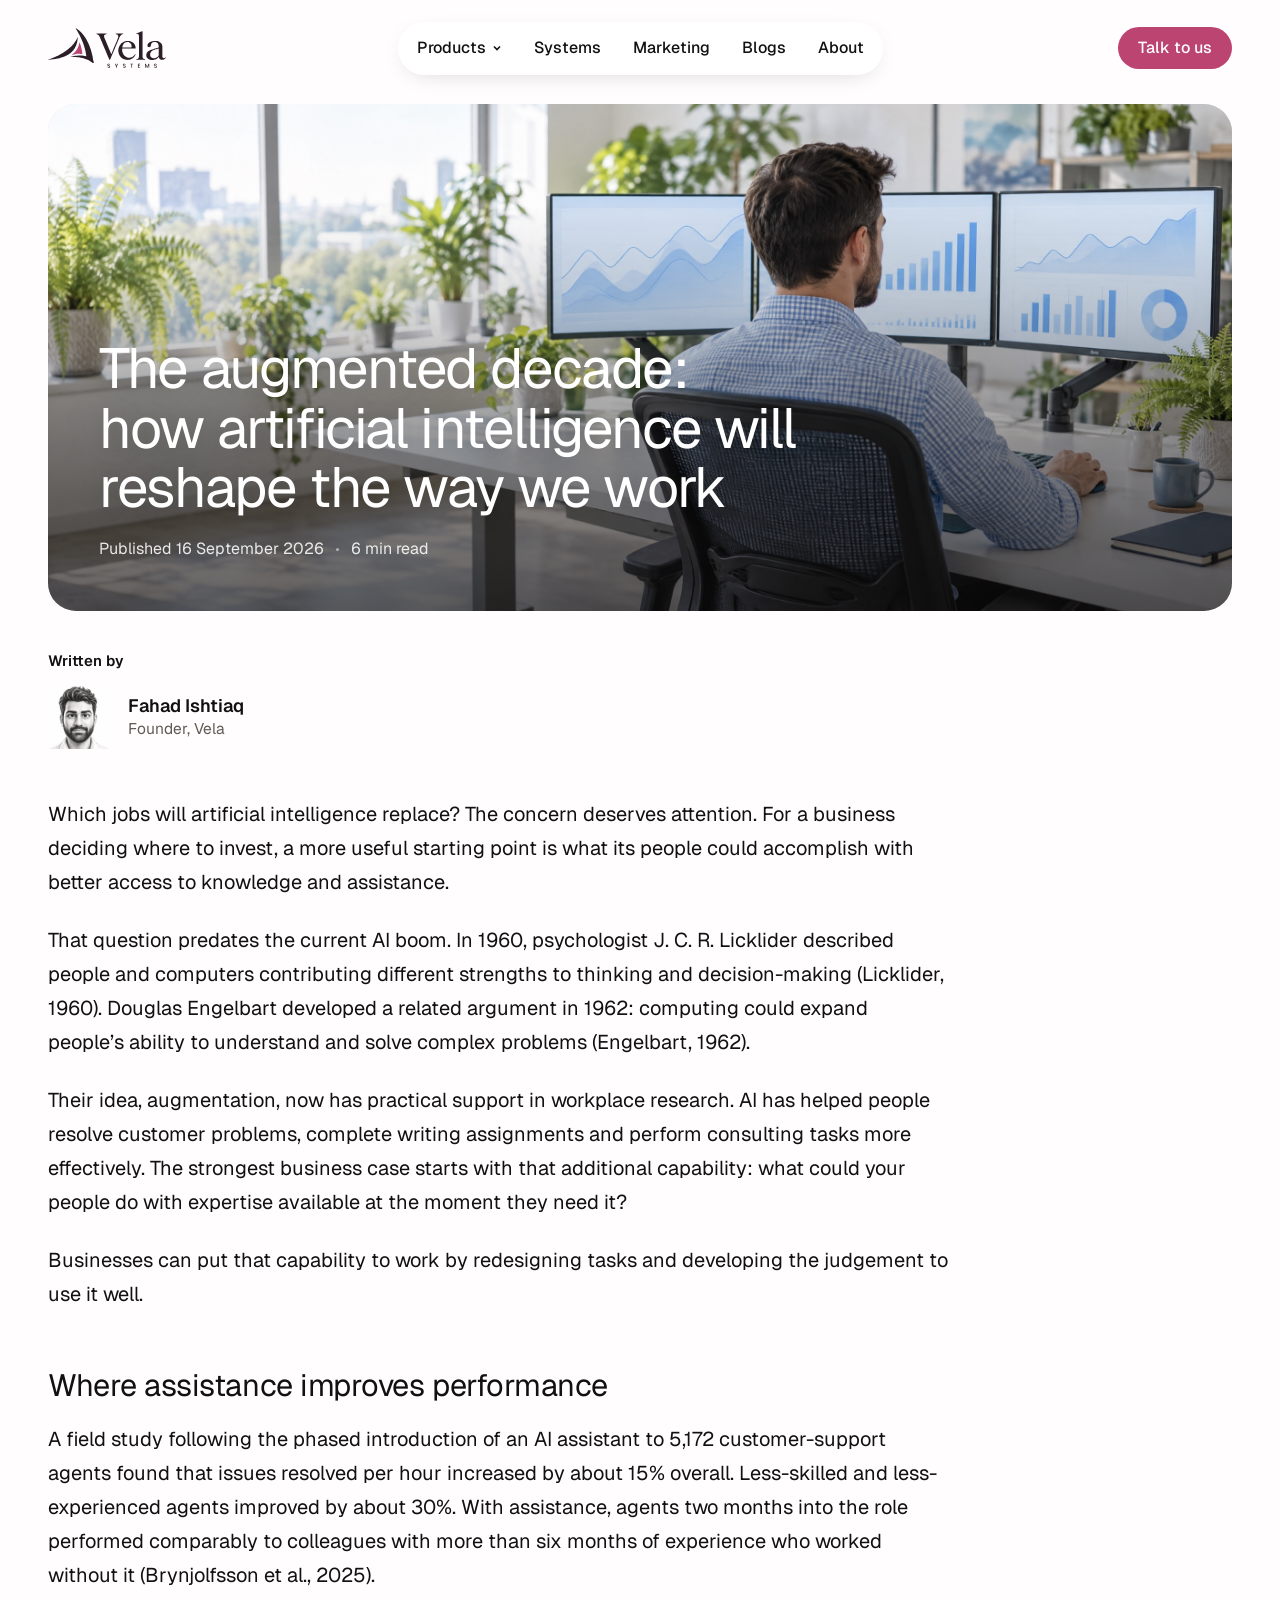
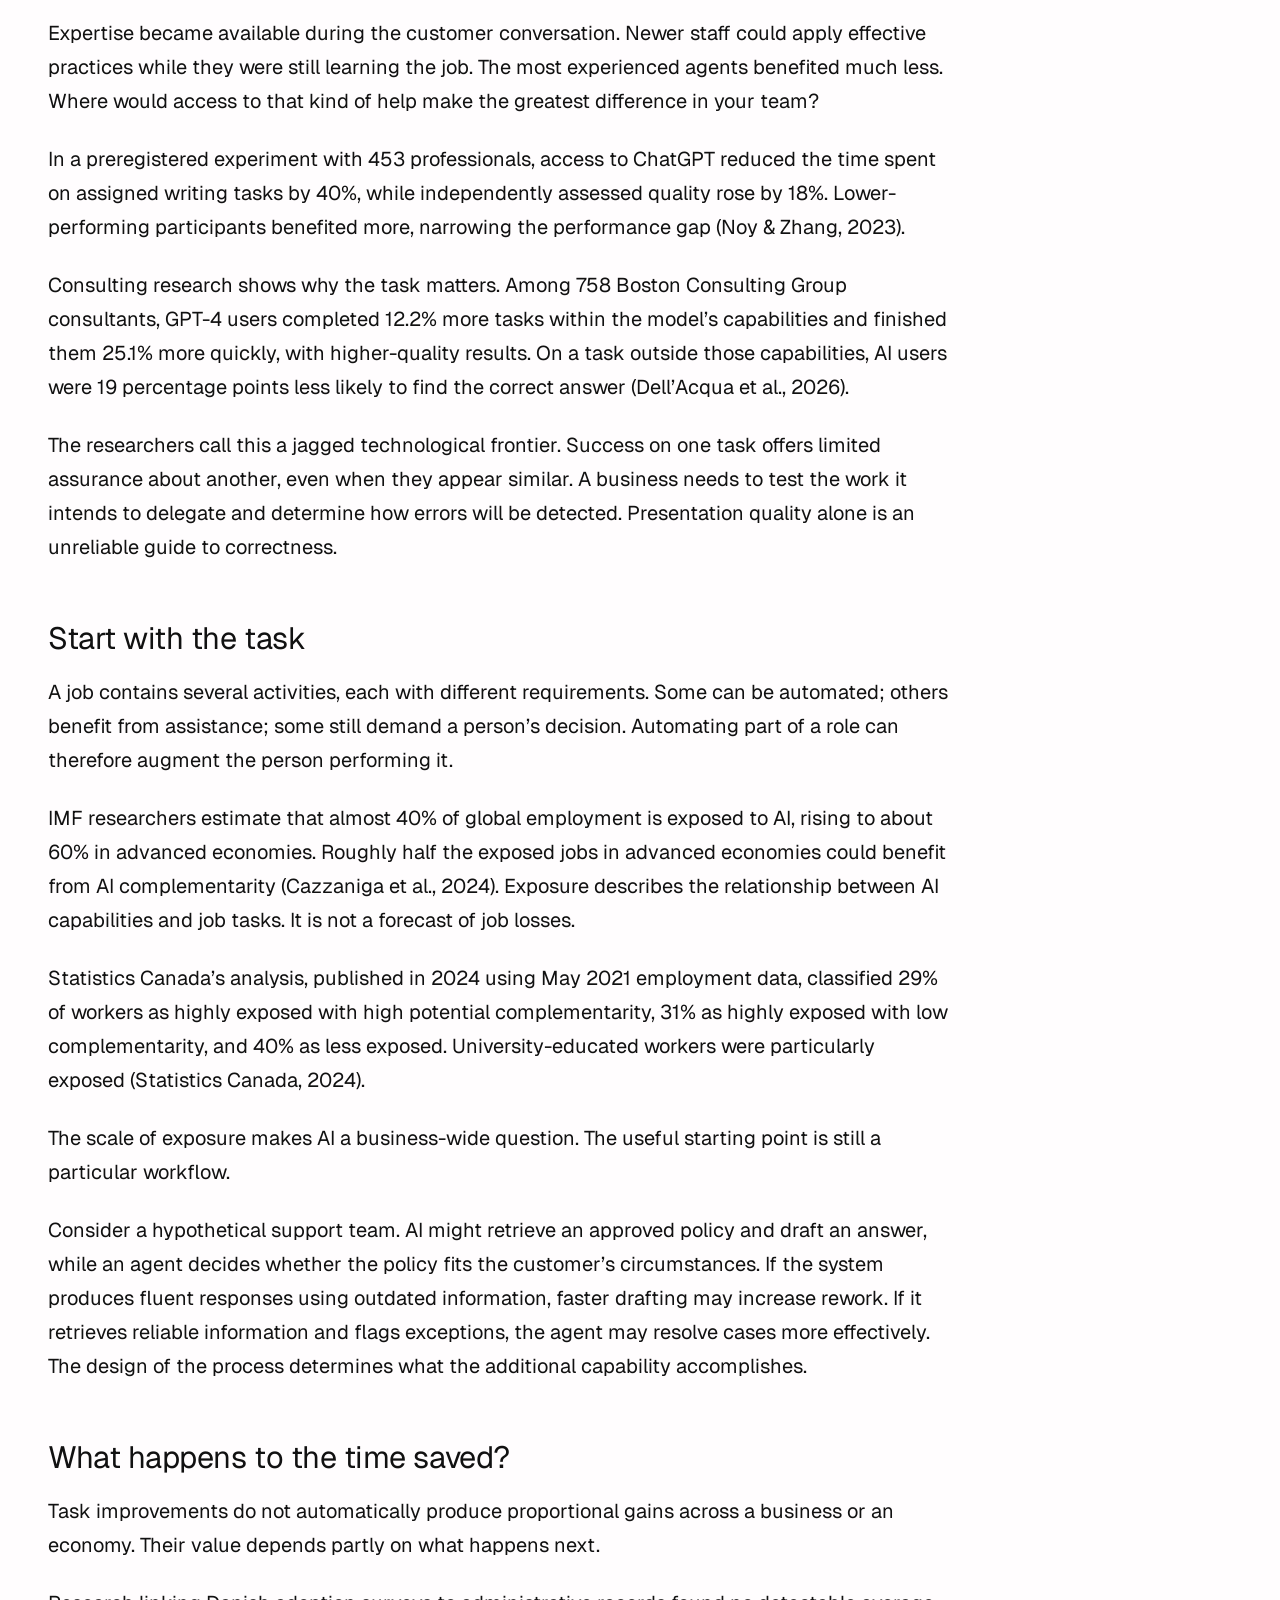
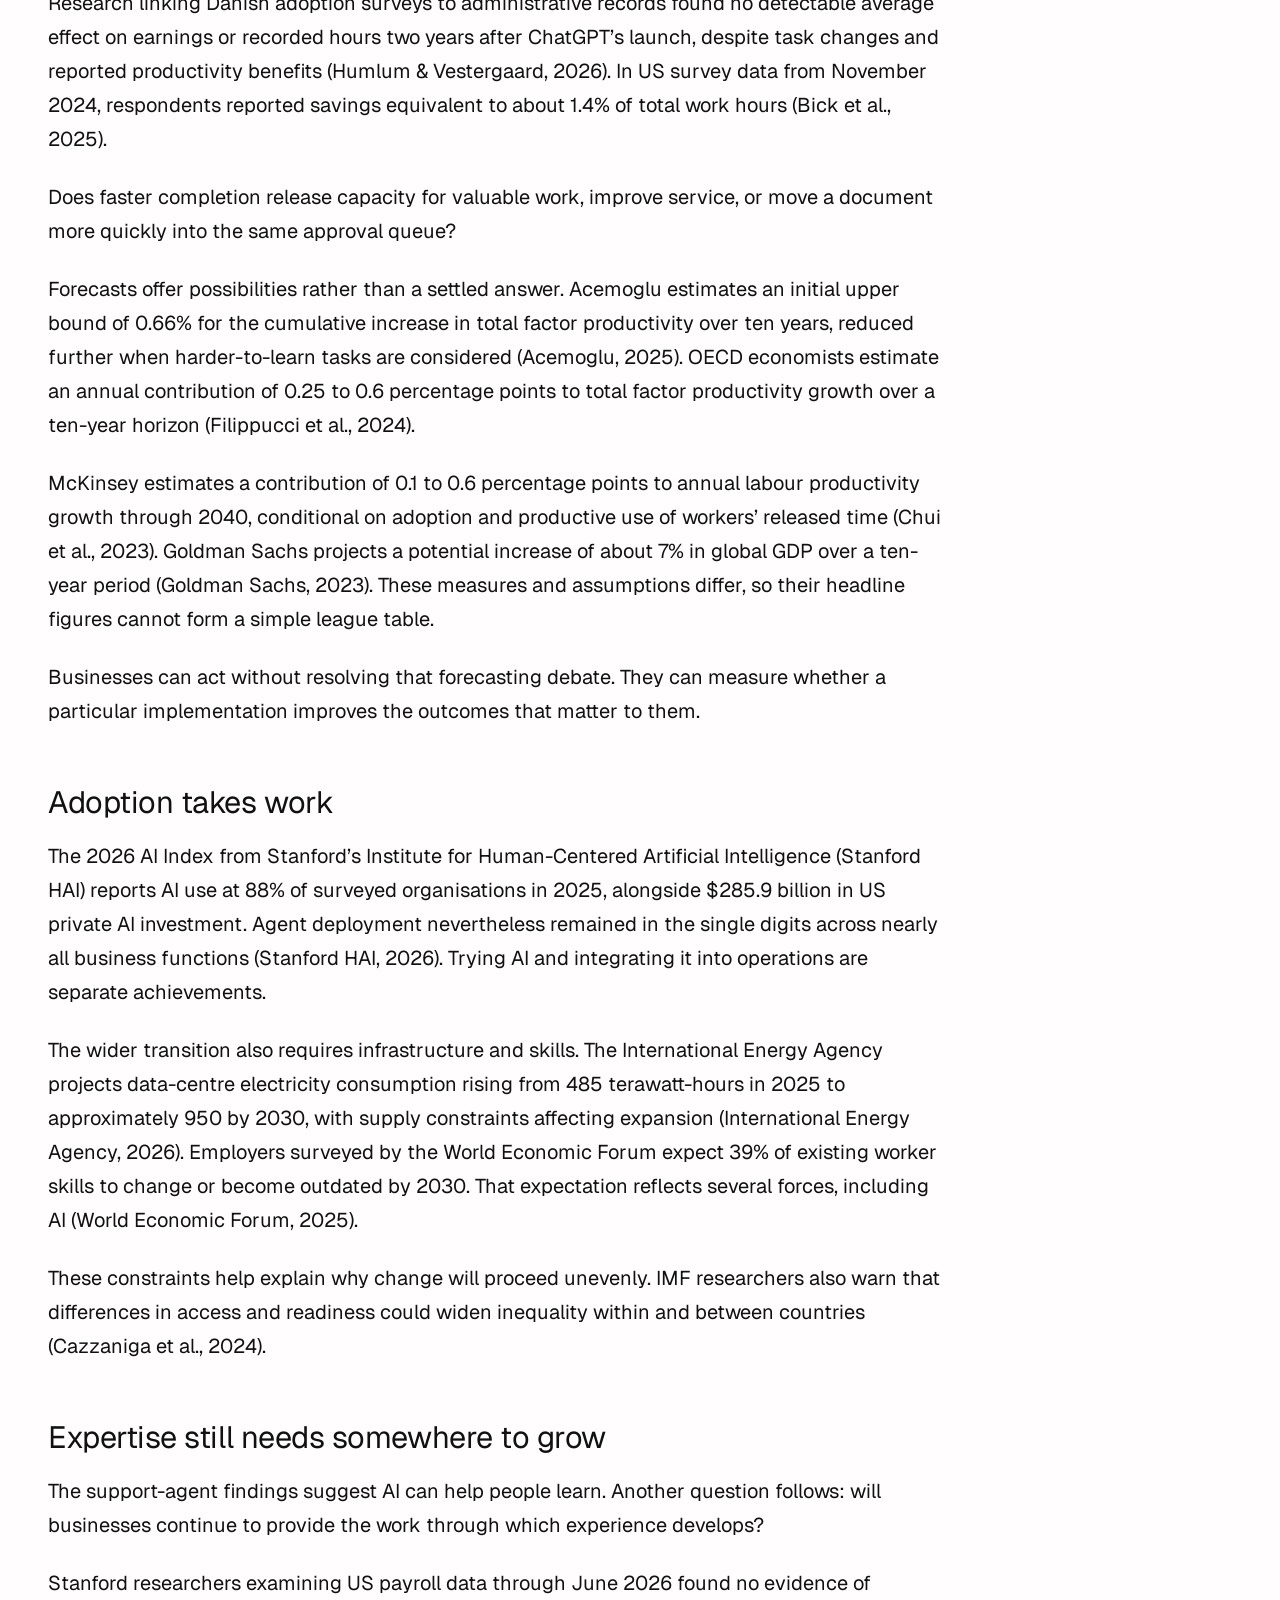
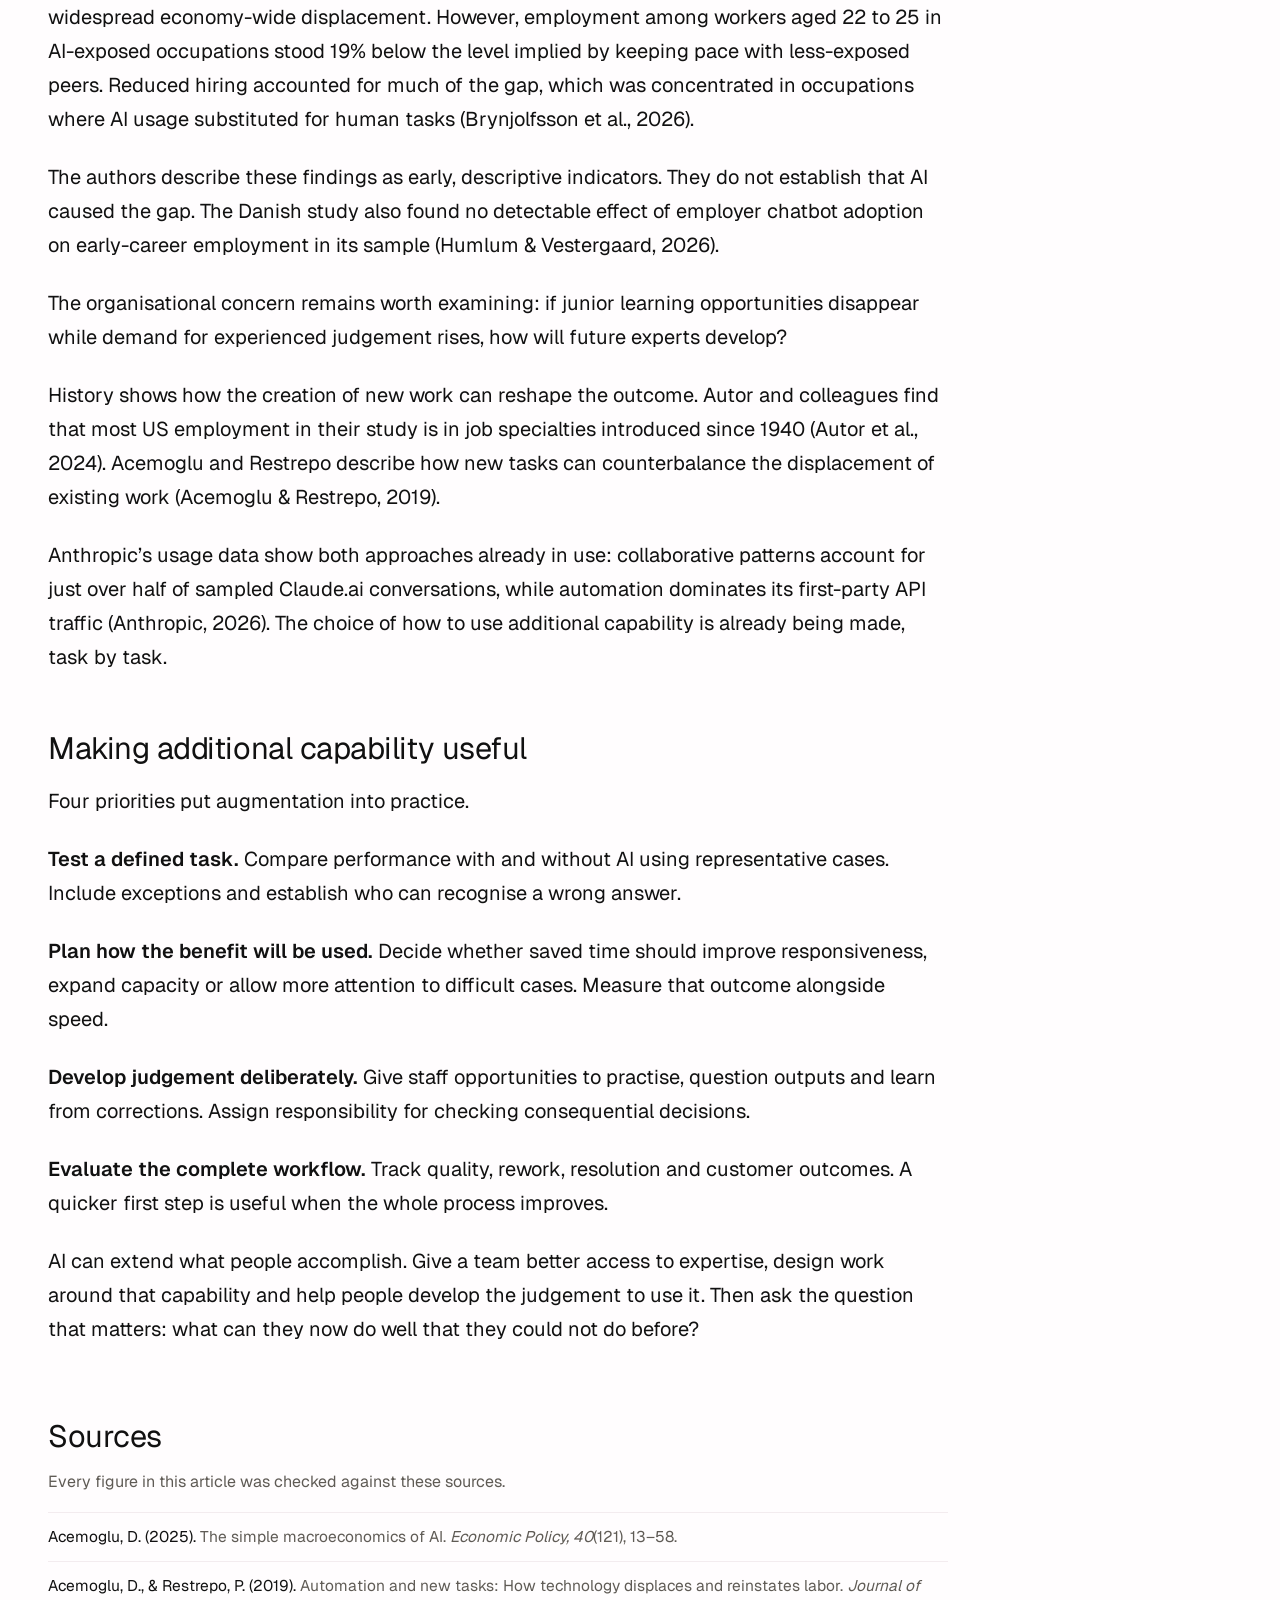
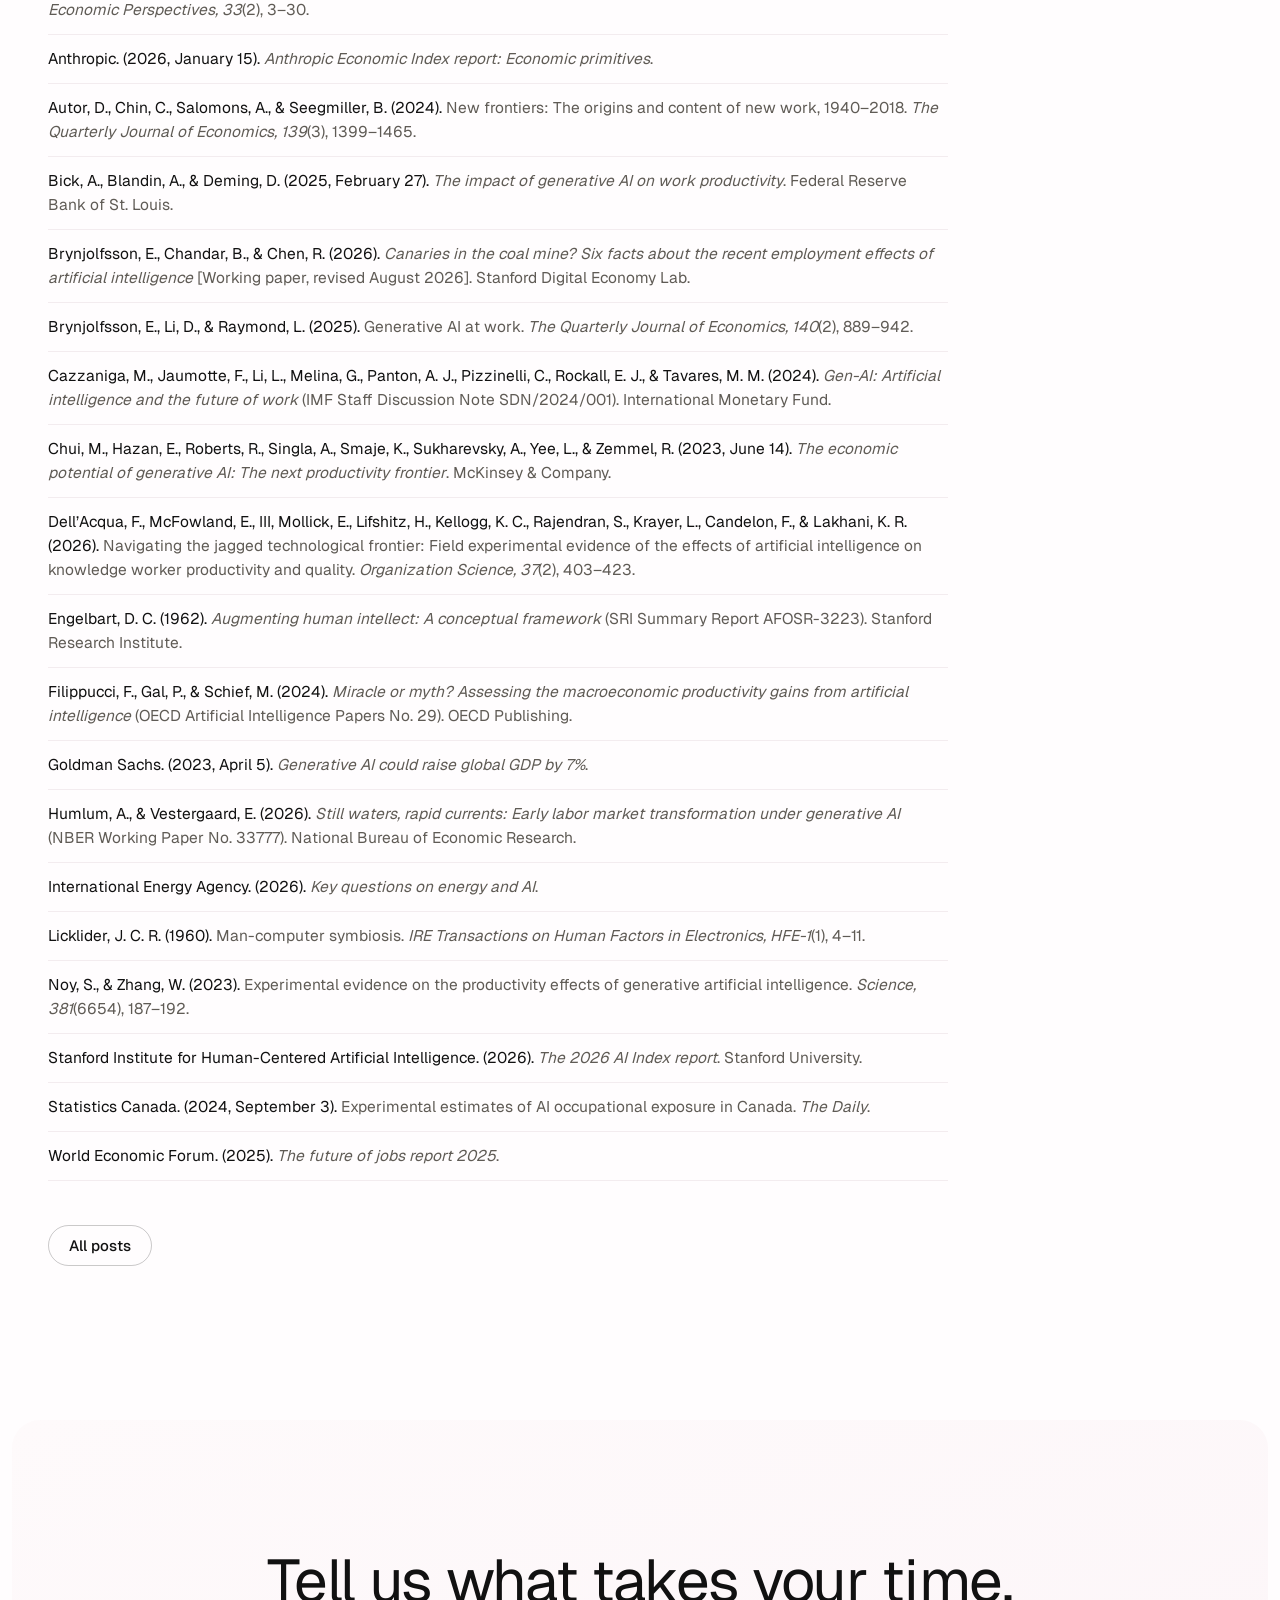
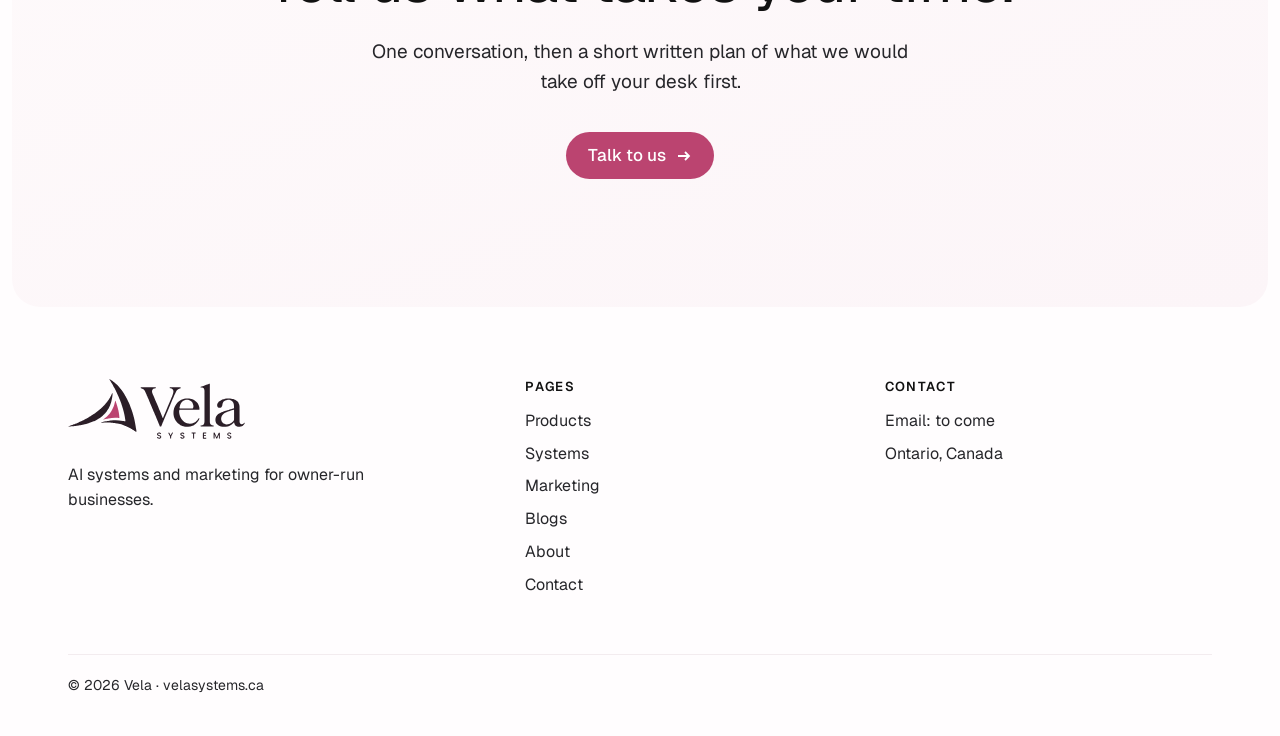
<file: blog/the-augmented-decade.html>
<!DOCTYPE html>
<html lang="en">
<head>
<meta charset="utf-8">
<meta name="robots" content="noindex, nofollow">
<meta name="viewport" content="width=device-width, initial-scale=1">
<title>The augmented decade: how artificial intelligence will reshape the way we work · Vela</title>
<link rel="icon" href="../media/logo/favicon.svg" type="image/svg+xml">
<link rel="icon" href="../media/logo/favicon-32.png" sizes="32x32" type="image/png">
<link rel="apple-touch-icon" href="../media/logo/apple-touch-icon.png">
<meta name="description" content="AI can expand what your people accomplish. Put the evidence to work through better task design, practical testing and stronger judgement.">
<link rel="preconnect" href="https://fonts.googleapis.com">
<link rel="preconnect" href="https://fonts.gstatic.com" crossorigin>
<link href="https://fonts.googleapis.com/css2?family=Geist:wght@400;500;600&display=swap" rel="stylesheet"><!-- DL-126: Geist for headings and body -->
<link rel="stylesheet" href="../menu.css"><!-- DL-128: Products menu -->
<link rel="stylesheet" href="notes.css">
</head>
<body>
<!-- Generated by blog/build.py from blog/posts/. Edit the post file, not this page. -->
<header class="top" id="top">
  <div class="row">
    <a class="logo" href="../index.html" aria-label="Vela Systems home"><img src="../media/logo/vela-logo.svg" alt="" width="118" height="40"></a>
    <nav aria-label="Main">
      <a class="nav-prod" href="../products.html">Products</a>
      <a href="../systems.html">Systems</a>
      <a href="../marketing.html">Marketing</a>
      <a href="index.html">Blogs</a>
      <a href="../index.html#who">About</a>
    </nav>
    <a class="btn btn-rasp cta" href="../contact.html">Talk to us</a>
  </div>
</header>
<main>
<article class="art art-has-hero">
  <header class="art-hero" style="--ar:2600/1114">
    <img src="../media/blog/wide/the-augmented-decade.jpg" alt="">
    <div class="art-hero-in">
      <h1 class="art-h1">The augmented decade: how artificial intelligence will reshape the way we work</h1>
      <p class="art-meta"><span>Published <time datetime="2026-09-16">16 September 2026</time></span><span class="art-dot" aria-hidden="true"></span><span>6 min read</span></p>
    </div>
  </header>
  <div class="art-head art-head-after">
    <div class="art-by art-by-lg"><span class="art-by-l">Written by</span><span class="art-author"><img src="../media/people/fahad-ishtiaq-sketch.jpg" alt="" width="64" height="64"><span><b>Fahad Ishtiaq</b><span class="art-role">Founder, Vela</span></span></span></div>
    
  </div>
  <div class="note-body art-body">
<p>Which jobs will artificial intelligence replace? The concern deserves attention. For a business deciding where to invest, a more useful starting point is what its people could accomplish with better access to knowledge and assistance.</p>
<p>That question predates the current AI boom. In 1960, psychologist J. C. R. Licklider described people and computers contributing different strengths to thinking and decision-making (Licklider, 1960). Douglas Engelbart developed a related argument in 1962: computing could expand people’s ability to understand and solve complex problems (Engelbart, 1962).</p>
<p>Their idea, augmentation, now has practical support in workplace research. AI has helped people resolve customer problems, complete writing assignments and perform consulting tasks more effectively. The strongest business case starts with that additional capability: what could your people do with expertise available at the moment they need it?</p>
<p>Businesses can put that capability to work by redesigning tasks and developing the judgement to use it well.</p>
<h2>Where assistance improves performance</h2>
<p>A field study following the phased introduction of an AI assistant to 5,172 customer-support agents found that issues resolved per hour increased by about 15% overall. Less-skilled and less-experienced agents improved by about 30%. With assistance, agents two months into the role performed comparably to colleagues with more than six months of experience who worked without it (Brynjolfsson et al., 2025).</p>
<p>Expertise became available during the customer conversation. Newer staff could apply effective practices while they were still learning the job. The most experienced agents benefited much less. Where would access to that kind of help make the greatest difference in your team?</p>
<p>In a preregistered experiment with 453 professionals, access to ChatGPT reduced the time spent on assigned writing tasks by 40%, while independently assessed quality rose by 18%. Lower-performing participants benefited more, narrowing the performance gap (Noy &amp; Zhang, 2023).</p>
<p>Consulting research shows why the task matters. Among 758 Boston Consulting Group consultants, GPT-4 users completed 12.2% more tasks within the model’s capabilities and finished them 25.1% more quickly, with higher-quality results. On a task outside those capabilities, AI users were 19 percentage points less likely to find the correct answer (Dell’Acqua et al., 2026).</p>
<p>The researchers call this a jagged technological frontier. Success on one task offers limited assurance about another, even when they appear similar. A business needs to test the work it intends to delegate and determine how errors will be detected. Presentation quality alone is an unreliable guide to correctness.</p>
<h2>Start with the task</h2>
<p>A job contains several activities, each with different requirements. Some can be automated; others benefit from assistance; some still demand a person’s decision. Automating part of a role can therefore augment the person performing it.</p>
<p>IMF researchers estimate that almost 40% of global employment is exposed to AI, rising to about 60% in advanced economies. Roughly half the exposed jobs in advanced economies could benefit from AI complementarity (Cazzaniga et al., 2024). Exposure describes the relationship between AI capabilities and job tasks. It is not a forecast of job losses.</p>
<p>Statistics Canada’s analysis, published in 2024 using May 2021 employment data, classified 29% of workers as highly exposed with high potential complementarity, 31% as highly exposed with low complementarity, and 40% as less exposed. University-educated workers were particularly exposed (Statistics Canada, 2024).</p>
<p>The scale of exposure makes AI a business-wide question. The useful starting point is still a particular workflow.</p>
<p>Consider a hypothetical support team. AI might retrieve an approved policy and draft an answer, while an agent decides whether the policy fits the customer’s circumstances. If the system produces fluent responses using outdated information, faster drafting may increase rework. If it retrieves reliable information and flags exceptions, the agent may resolve cases more effectively. The design of the process determines what the additional capability accomplishes.</p>
<h2>What happens to the time saved?</h2>
<p>Task improvements do not automatically produce proportional gains across a business or an economy. Their value depends partly on what happens next.</p>
<p>Research linking Danish adoption surveys to administrative records found no detectable average effect on earnings or recorded hours two years after ChatGPT’s launch, despite task changes and reported productivity benefits (Humlum &amp; Vestergaard, 2026). In US survey data from November 2024, respondents reported savings equivalent to about 1.4% of total work hours (Bick et al., 2025).</p>
<p>Does faster completion release capacity for valuable work, improve service, or move a document more quickly into the same approval queue?</p>
<p>Forecasts offer possibilities rather than a settled answer. Acemoglu estimates an initial upper bound of 0.66% for the cumulative increase in total factor productivity over ten years, reduced further when harder-to-learn tasks are considered (Acemoglu, 2025). OECD economists estimate an annual contribution of 0.25 to 0.6 percentage points to total factor productivity growth over a ten-year horizon (Filippucci et al., 2024).</p>
<p>McKinsey estimates a contribution of 0.1 to 0.6 percentage points to annual labour productivity growth through 2040, conditional on adoption and productive use of workers’ released time (Chui et al., 2023). Goldman Sachs projects a potential increase of about 7% in global GDP over a ten-year period (Goldman Sachs, 2023). These measures and assumptions differ, so their headline figures cannot form a simple league table.</p>
<p>Businesses can act without resolving that forecasting debate. They can measure whether a particular implementation improves the outcomes that matter to them.</p>
<h2>Adoption takes work</h2>
<p>The 2026 AI Index from Stanford’s Institute for Human-Centered Artificial Intelligence (Stanford HAI) reports AI use at 88% of surveyed organisations in 2025, alongside $285.9 billion in US private AI investment. Agent deployment nevertheless remained in the single digits across nearly all business functions (Stanford HAI, 2026). Trying AI and integrating it into operations are separate achievements.</p>
<p>The wider transition also requires infrastructure and skills. The International Energy Agency projects data-centre electricity consumption rising from 485 terawatt-hours in 2025 to approximately 950 by 2030, with supply constraints affecting expansion (International Energy Agency, 2026). Employers surveyed by the World Economic Forum expect 39% of existing worker skills to change or become outdated by 2030. That expectation reflects several forces, including AI (World Economic Forum, 2025).</p>
<p>These constraints help explain why change will proceed unevenly. IMF researchers also warn that differences in access and readiness could widen inequality within and between countries (Cazzaniga et al., 2024).</p>
<h2>Expertise still needs somewhere to grow</h2>
<p>The support-agent findings suggest AI can help people learn. Another question follows: will businesses continue to provide the work through which experience develops?</p>
<p>Stanford researchers examining US payroll data through June 2026 found no evidence of widespread economy-wide displacement. However, employment among workers aged 22 to 25 in AI-exposed occupations stood 19% below the level implied by keeping pace with less-exposed peers. Reduced hiring accounted for much of the gap, which was concentrated in occupations where AI usage substituted for human tasks (Brynjolfsson et al., 2026).</p>
<p>The authors describe these findings as early, descriptive indicators. They do not establish that AI caused the gap. The Danish study also found no detectable effect of employer chatbot adoption on early-career employment in its sample (Humlum &amp; Vestergaard, 2026).</p>
<p>The organisational concern remains worth examining: if junior learning opportunities disappear while demand for experienced judgement rises, how will future experts develop?</p>
<p>History shows how the creation of new work can reshape the outcome. Autor and colleagues find that most US employment in their study is in job specialties introduced since 1940 (Autor et al., 2024). Acemoglu and Restrepo describe how new tasks can counterbalance the displacement of existing work (Acemoglu &amp; Restrepo, 2019).</p>
<p>Anthropic’s usage data show both approaches already in use: collaborative patterns account for just over half of sampled Claude.ai conversations, while automation dominates its first-party API traffic (Anthropic, 2026). The choice of how to use additional capability is already being made, task by task.</p>
<h2>Making additional capability useful</h2>
<p>Four priorities put augmentation into practice.</p>
<p><strong>Test a defined task.</strong> Compare performance with and without AI using representative cases. Include exceptions and establish who can recognise a wrong answer.</p>
<p><strong>Plan how the benefit will be used.</strong> Decide whether saved time should improve responsiveness, expand capacity or allow more attention to difficult cases. Measure that outcome alongside speed.</p>
<p><strong>Develop judgement deliberately.</strong> Give staff opportunities to practise, question outputs and learn from corrections. Assign responsibility for checking consequential decisions.</p>
<p><strong>Evaluate the complete workflow.</strong> Track quality, rework, resolution and customer outcomes. A quicker first step is useful when the whole process improves.</p>
<p>AI can extend what people accomplish. Give a team better access to expertise, design work around that capability and help people develop the judgement to use it. Then ask the question that matters: what can they now do well that they could not do before?</p>
<h2 id="sources" class="refs-h">Sources</h2><p class="refs-note">Every figure in this article was checked against these sources.</p>
<ul class="refs"><li><a class="ref" href="https://doi.org/10.1093/epolic/eiae042" target="_blank" rel="noopener"><span class="ref-who">Acemoglu, D. (2025).</span> The simple macroeconomics of AI. <em>Economic Policy, 40</em>(121), 13–58.</a></li><li><a class="ref" href="https://doi.org/10.1257/jep.33.2.3" target="_blank" rel="noopener"><span class="ref-who">Acemoglu, D., &amp; Restrepo, P. (2019).</span> Automation and new tasks: How technology displaces and reinstates labor. <em>Journal of Economic Perspectives, 33</em>(2), 3–30.</a></li><li><a class="ref" href="https://www.anthropic.com/research/anthropic-economic-index-january-2026-report" target="_blank" rel="noopener"><span class="ref-who">Anthropic. (2026, January 15).</span> <em>Anthropic Economic Index report: Economic primitives</em>.</a></li><li><a class="ref" href="https://doi.org/10.1093/qje/qjae008" target="_blank" rel="noopener"><span class="ref-who">Autor, D., Chin, C., Salomons, A., &amp; Seegmiller, B. (2024).</span> New frontiers: The origins and content of new work, 1940–2018. <em>The Quarterly Journal of Economics, 139</em>(3), 1399–1465.</a></li><li><a class="ref" href="https://www.stlouisfed.org/on-the-economy/2025/feb/impact-generative-ai-work-productivity" target="_blank" rel="noopener"><span class="ref-who">Bick, A., Blandin, A., &amp; Deming, D. (2025, February 27).</span> <em>The impact of generative AI on work productivity</em>. Federal Reserve Bank of St. Louis.</a></li><li><a class="ref" href="https://digitaleconomy.stanford.edu/publications/canaries-in-the-coal-mine/" target="_blank" rel="noopener"><span class="ref-who">Brynjolfsson, E., Chandar, B., &amp; Chen, R. (2026).</span> <em>Canaries in the coal mine? Six facts about the recent employment effects of artificial intelligence</em> [Working paper, revised August 2026]. Stanford Digital Economy Lab.</a></li><li><a class="ref" href="https://doi.org/10.1093/qje/qjae044" target="_blank" rel="noopener"><span class="ref-who">Brynjolfsson, E., Li, D., &amp; Raymond, L. (2025).</span> Generative AI at work. <em>The Quarterly Journal of Economics, 140</em>(2), 889–942.</a></li><li><a class="ref" href="https://doi.org/10.5089/9798400262548.006" target="_blank" rel="noopener"><span class="ref-who">Cazzaniga, M., Jaumotte, F., Li, L., Melina, G., Panton, A. J., Pizzinelli, C., Rockall, E. J., &amp; Tavares, M. M. (2024).</span> <em>Gen-AI: Artificial intelligence and the future of work</em> (IMF Staff Discussion Note SDN/2024/001). International Monetary Fund.</a></li><li><a class="ref" href="https://www.mckinsey.com/capabilities/mckinsey-digital/our-insights/the-economic-potential-of-generative-ai-the-next-productivity-frontier" target="_blank" rel="noopener"><span class="ref-who">Chui, M., Hazan, E., Roberts, R., Singla, A., Smaje, K., Sukharevsky, A., Yee, L., &amp; Zemmel, R. (2023, June 14).</span> <em>The economic potential of generative AI: The next productivity frontier</em>. McKinsey &amp; Company.</a></li><li><a class="ref" href="https://doi.org/10.1287/orsc.2025.21838" target="_blank" rel="noopener"><span class="ref-who">Dell’Acqua, F., McFowland, E., III, Mollick, E., Lifshitz, H., Kellogg, K. C., Rajendran, S., Krayer, L., Candelon, F., &amp; Lakhani, K. R. (2026).</span> Navigating the jagged technological frontier: Field experimental evidence of the effects of artificial intelligence on knowledge worker productivity and quality. <em>Organization Science, 37</em>(2), 403–423.</a></li><li><a class="ref" href="https://www.dougengelbart.org/content/view/138" target="_blank" rel="noopener"><span class="ref-who">Engelbart, D. C. (1962).</span> <em>Augmenting human intellect: A conceptual framework</em> (SRI Summary Report AFOSR-3223). Stanford Research Institute.</a></li><li><a class="ref" href="https://doi.org/10.1787/b524a072-en" target="_blank" rel="noopener"><span class="ref-who">Filippucci, F., Gal, P., &amp; Schief, M. (2024).</span> <em>Miracle or myth? Assessing the macroeconomic productivity gains from artificial intelligence</em> (OECD Artificial Intelligence Papers No. 29). OECD Publishing.</a></li><li><a class="ref" href="https://www.goldmansachs.com/insights/articles/generative-ai-could-raise-global-gdp-by-7-percent" target="_blank" rel="noopener"><span class="ref-who">Goldman Sachs. (2023, April 5).</span> <em>Generative AI could raise global GDP by 7%</em>.</a></li><li><a class="ref" href="https://doi.org/10.3386/w33777" target="_blank" rel="noopener"><span class="ref-who">Humlum, A., &amp; Vestergaard, E. (2026).</span> <em>Still waters, rapid currents: Early labor market transformation under generative AI</em> (NBER Working Paper No. 33777). National Bureau of Economic Research.</a></li><li><a class="ref" href="https://www.iea.org/reports/key-questions-on-energy-and-ai/executive-summary" target="_blank" rel="noopener"><span class="ref-who">International Energy Agency. (2026).</span> <em>Key questions on energy and AI</em>.</a></li><li><a class="ref" href="https://doi.org/10.1109/THFE2.1960.4503259" target="_blank" rel="noopener"><span class="ref-who">Licklider, J. C. R. (1960).</span> Man-computer symbiosis. <em>IRE Transactions on Human Factors in Electronics, HFE-1</em>(1), 4–11.</a></li><li><a class="ref" href="https://doi.org/10.1126/science.adh2586" target="_blank" rel="noopener"><span class="ref-who">Noy, S., &amp; Zhang, W. (2023).</span> Experimental evidence on the productivity effects of generative artificial intelligence. <em>Science, 381</em>(6654), 187–192.</a></li><li><a class="ref" href="https://hai.stanford.edu/ai-index/2026-ai-index-report" target="_blank" rel="noopener"><span class="ref-who">Stanford Institute for Human-Centered Artificial Intelligence. (2026).</span> <em>The 2026 AI Index report</em>. Stanford University.</a></li><li><a class="ref" href="https://www150.statcan.gc.ca/n1/daily-quotidien/240903/dq240903b-eng.htm" target="_blank" rel="noopener"><span class="ref-who">Statistics Canada. (2024, September 3).</span> Experimental estimates of AI occupational exposure in Canada. <em>The Daily</em>.</a></li><li><a class="ref" href="https://www.weforum.org/publications/the-future-of-jobs-report-2025/" target="_blank" rel="noopener"><span class="ref-who">World Economic Forum. (2025).</span> <em>The future of jobs report 2025</em>.</a></li></ul>
  </div>
  <p class="art-back"><a class="btn btn-line" href="index.html">All posts</a></p>
</article>
<section class="note-talk">
  <div class="wrap center">
    <h2 class="h2">Tell us what takes your time.</h2>
    <p class="lede">One conversation, then a short written plan of what we would take off your desk first.</p>
    <p class="go"><a class="btn btn-rasp" href="../contact.html">Talk to us <svg viewBox="0 0 16 16" fill="none" stroke="currentColor" stroke-width="1.8" aria-hidden="true"><path d="M2 8h11M9 4l4 4-4 4"/></svg></a></p>
  </div>
</section>
</main>
<footer>
  <div class="wrap">
    <div class="top-row">
      <div><a class="logo" href="../index.html" aria-label="Vela Systems home"><img src="../media/logo/vela-logo.svg" alt="" width="118" height="40"></a><p class="tag">AI systems and marketing for owner-run businesses.</p></div>
      <div><h4>Pages</h4><ul><li><a href="../products.html">Products</a></li><li><a href="../systems.html">Systems</a></li><li><a href="../marketing.html">Marketing</a></li><li><a href="index.html">Blogs</a></li><li><a href="../index.html#who">About</a></li><li><a href="../contact.html">Contact</a></li></ul></div>
      <div><h4>Contact</h4><ul><li>Email: to come</li><li>Ontario, Canada</li></ul></div>
    </div>
    <div class="legal"><span>© 2026 Vela · velasystems.ca</span></div>
  </div>
</footer>
<script>
(() => {
  const top = document.getElementById('top');
  const setTop = () => top.classList.toggle('up', scrollY > 30);
  addEventListener('scroll', setTop, {passive:true}); setTop();
  const rv = [...document.querySelectorAll('.rv')];
  if (matchMedia('(prefers-reduced-motion: reduce)').matches || !('IntersectionObserver' in window)) rv.forEach(e => e.classList.add('in'));
  else { const io = new IntersectionObserver(es => es.forEach(e => { if (e.isIntersecting) { io.unobserve(e.target); e.target.classList.add('in'); } })); rv.forEach(e => io.observe(e)); }
  window.__revealAll = () => rv.forEach(e => e.classList.add('in'));
})();
</script>
<script src="../menu.js" defer></script>
</body>
</html>
</file>
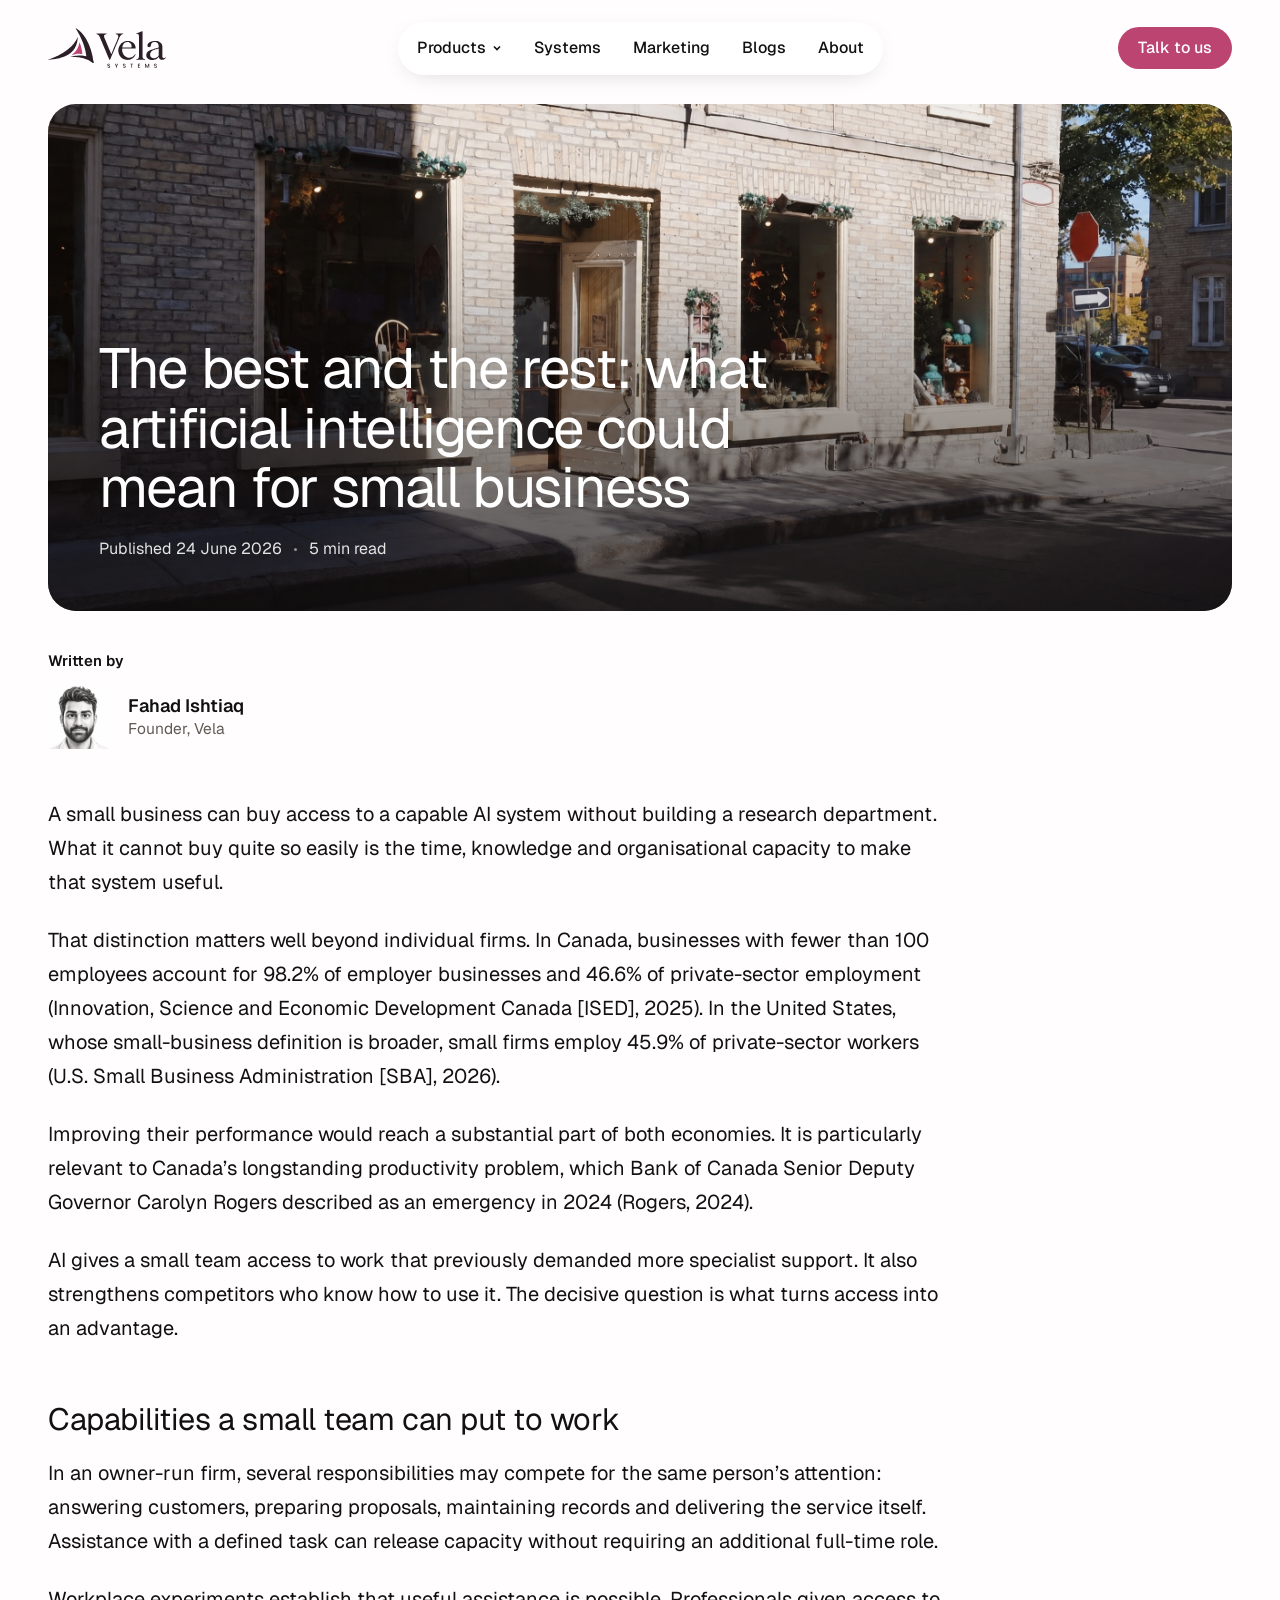
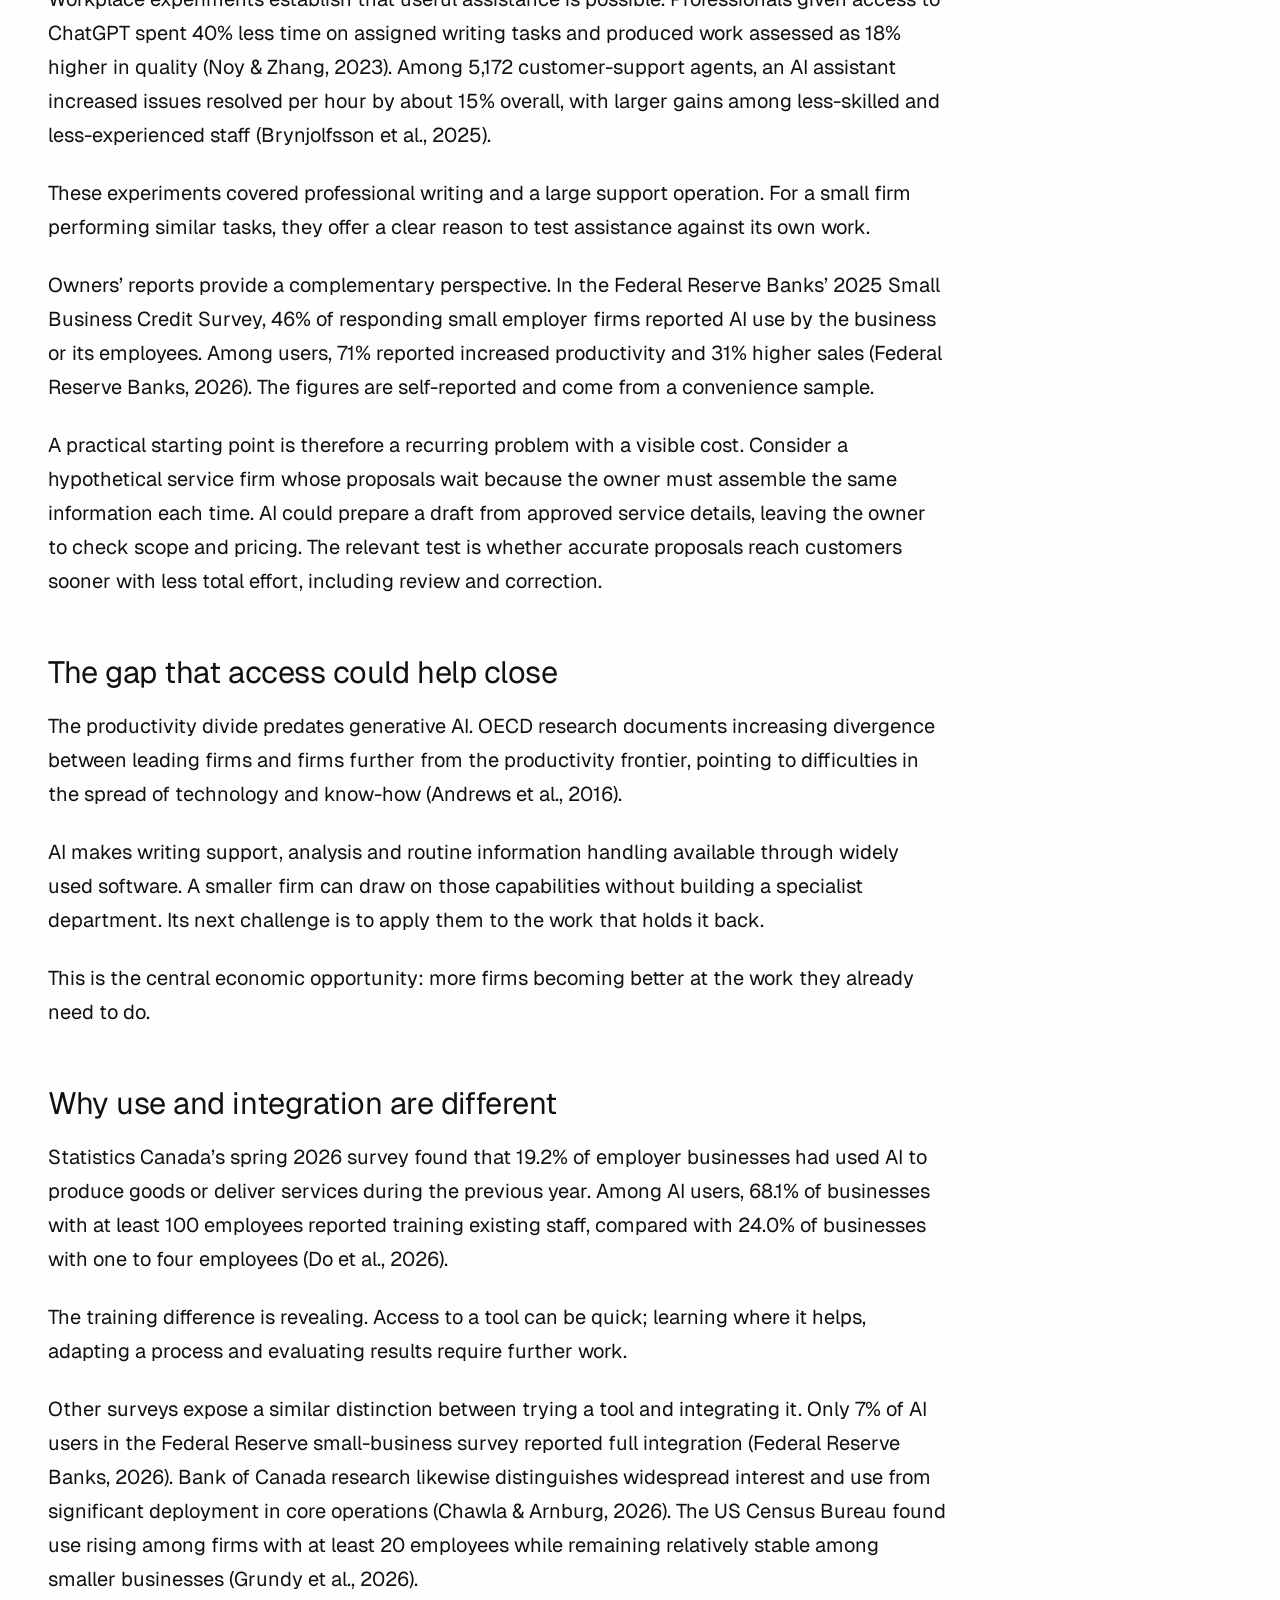
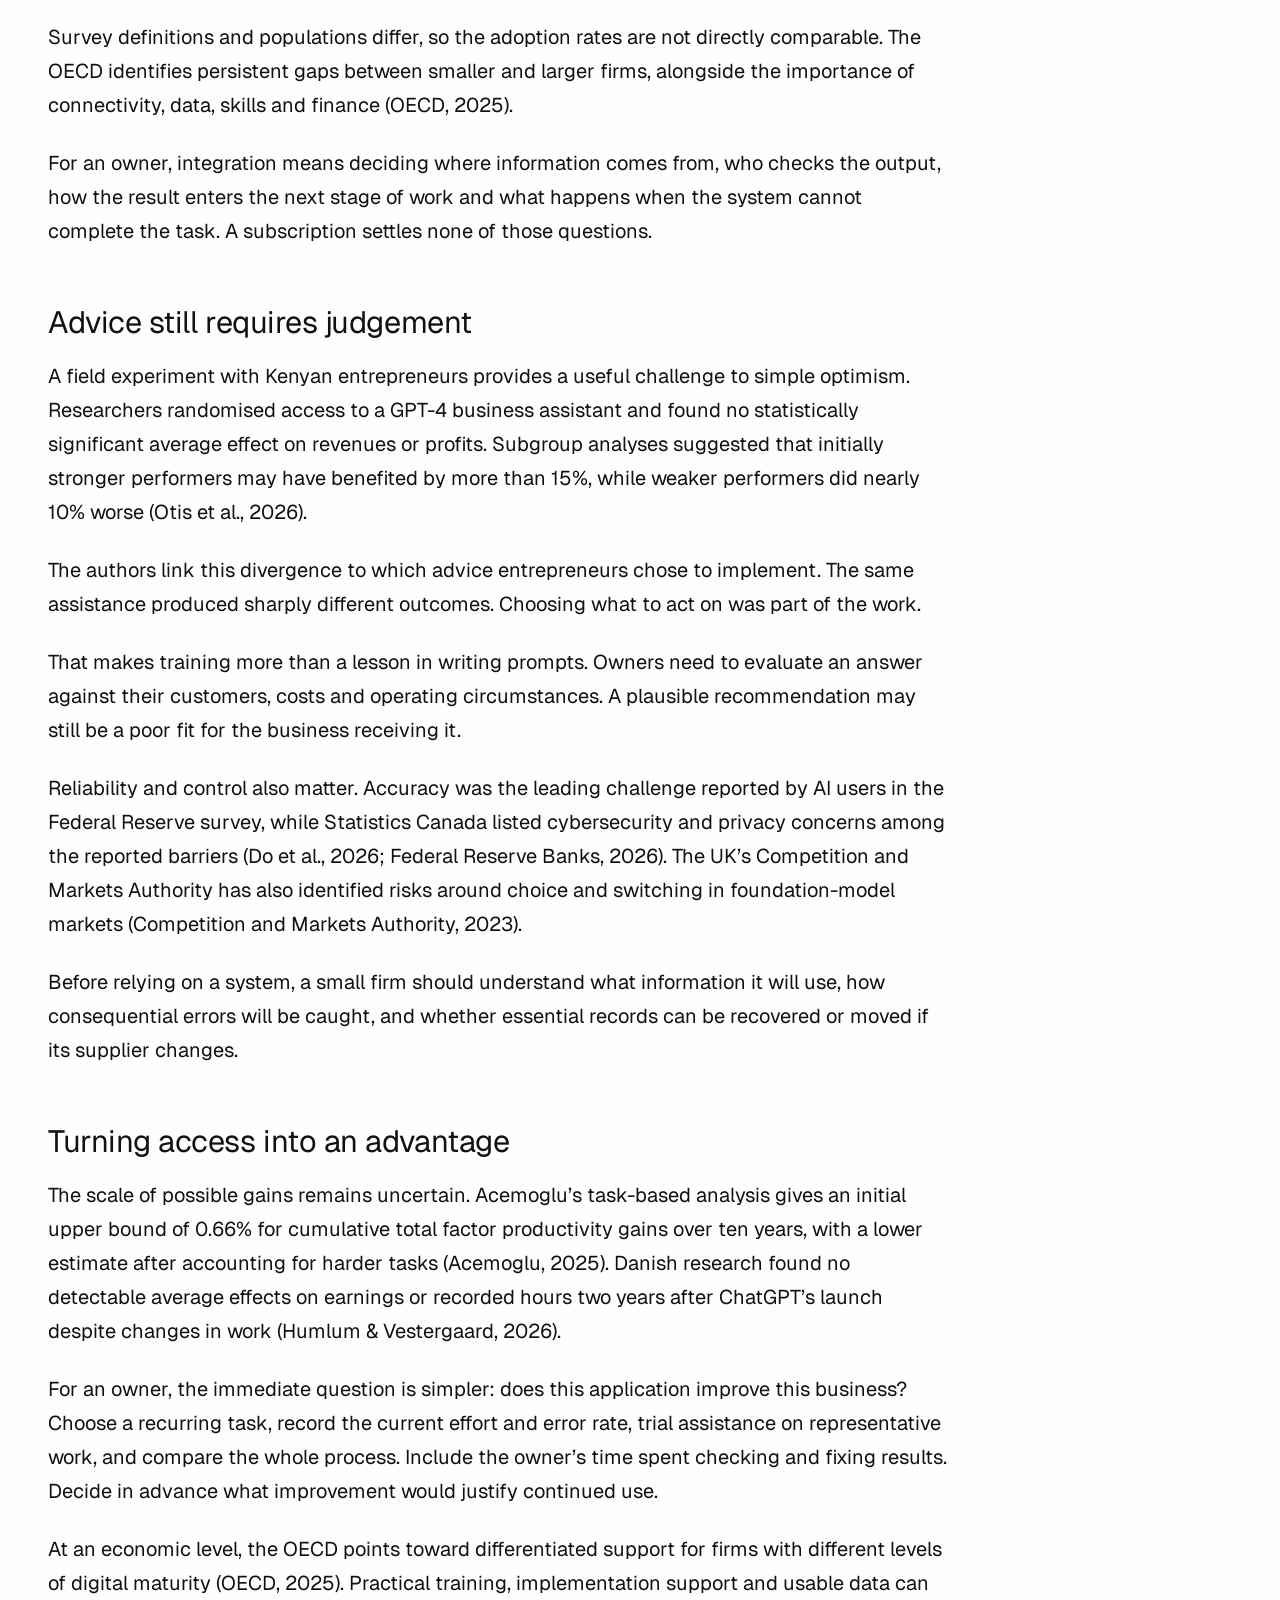
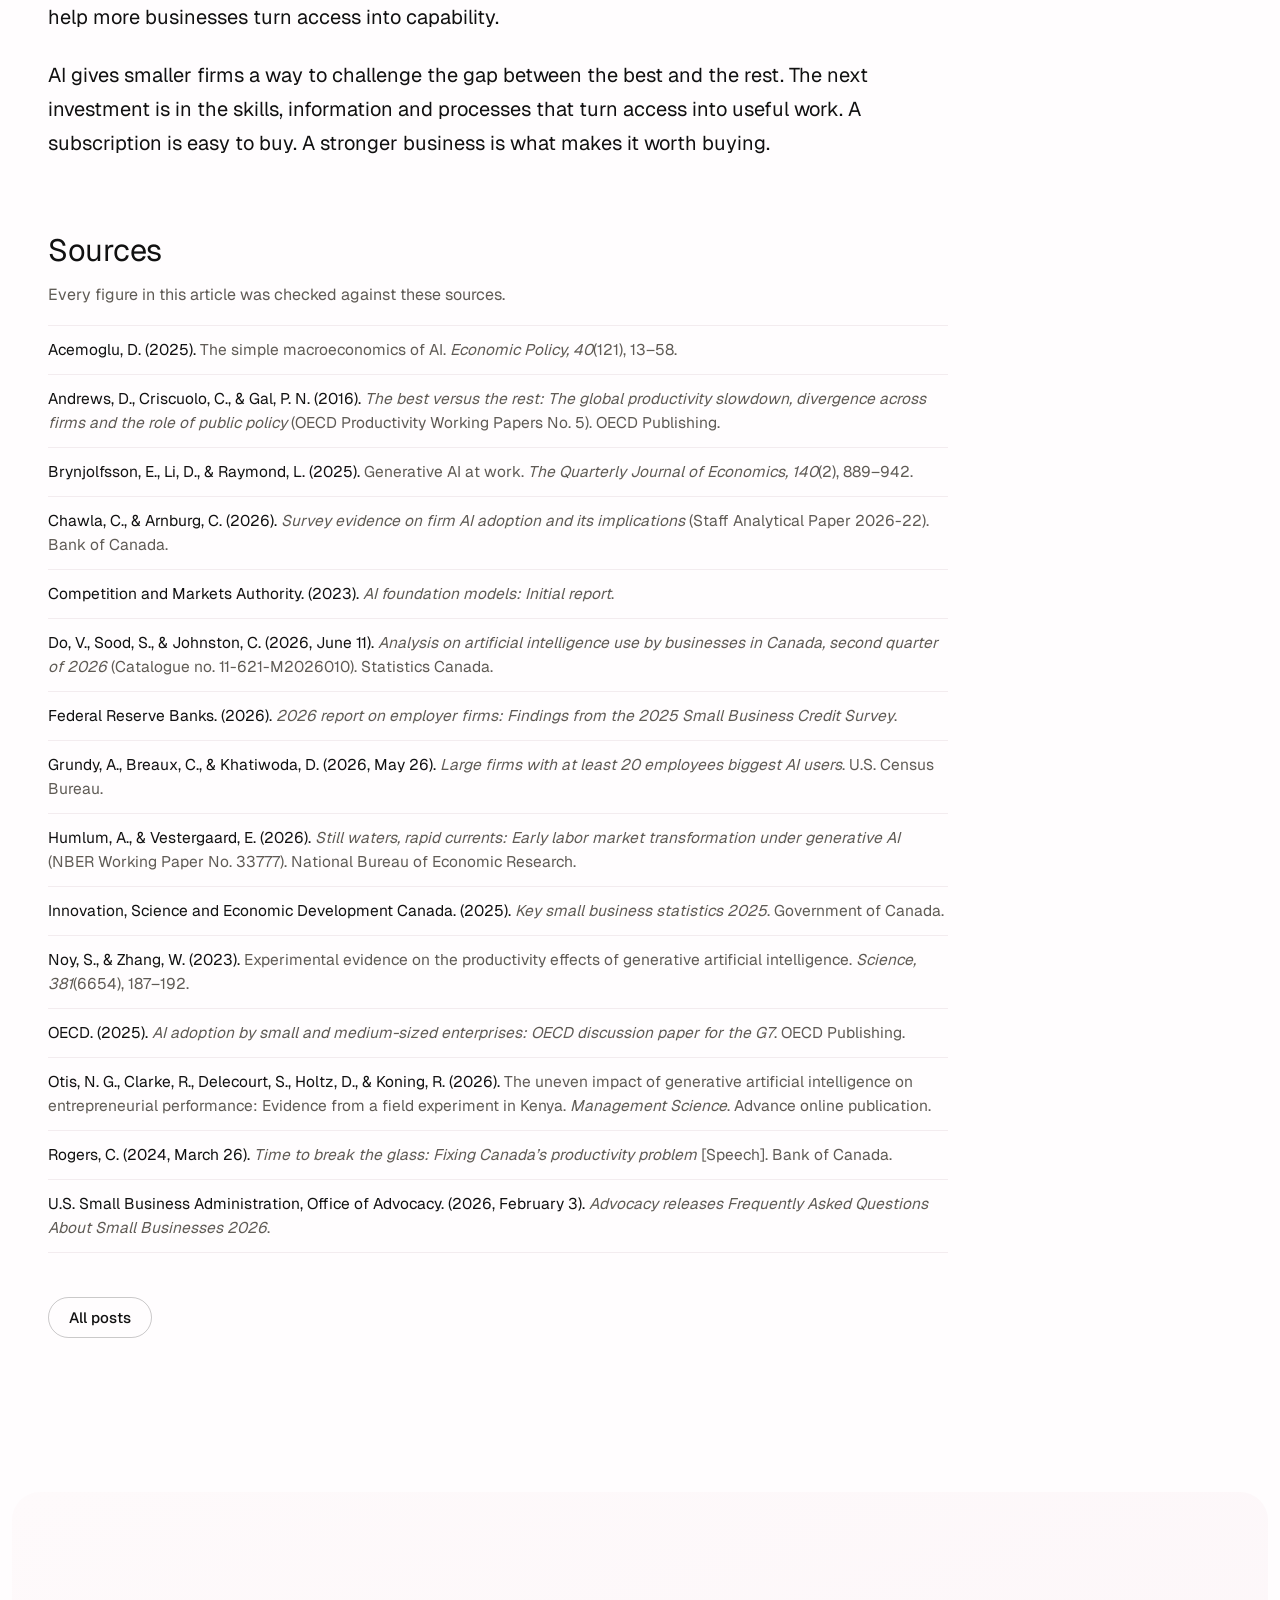
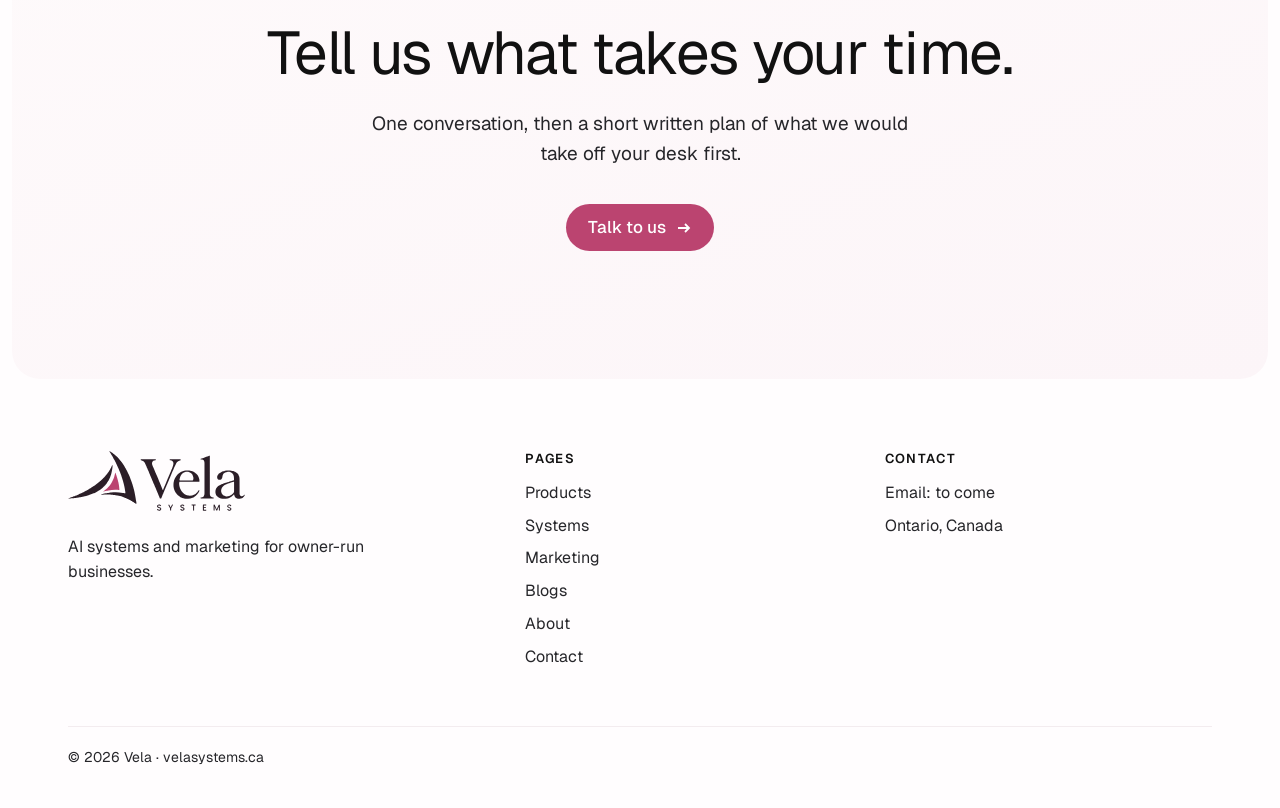
<file: blog/the-best-and-the-rest.html>
<!DOCTYPE html>
<html lang="en">
<head>
<meta charset="utf-8">
<meta name="robots" content="noindex, nofollow">
<meta name="viewport" content="width=device-width, initial-scale=1">
<title>The best and the rest: what artificial intelligence could mean for small business · Vela</title>
<link rel="icon" href="../media/logo/favicon.svg" type="image/svg+xml">
<link rel="icon" href="../media/logo/favicon-32.png" sizes="32x32" type="image/png">
<link rel="apple-touch-icon" href="../media/logo/apple-touch-icon.png">
<meta name="description" content="AI gives small firms access to new capabilities. The advantage comes from applying them to the work that holds the business back.">
<link rel="preconnect" href="https://fonts.googleapis.com">
<link rel="preconnect" href="https://fonts.gstatic.com" crossorigin>
<link href="https://fonts.googleapis.com/css2?family=Geist:wght@400;500;600&display=swap" rel="stylesheet"><!-- DL-126: Geist for headings and body -->
<link rel="stylesheet" href="../menu.css"><!-- DL-128: Products menu -->
<link rel="stylesheet" href="notes.css">
</head>
<body>
<!-- Generated by blog/build.py from blog/posts/. Edit the post file, not this page. -->
<header class="top" id="top">
  <div class="row">
    <a class="logo" href="../index.html" aria-label="Vela Systems home"><img src="../media/logo/vela-logo.svg" alt="" width="118" height="40"></a>
    <nav aria-label="Main">
      <a class="nav-prod" href="../products.html">Products</a>
      <a href="../systems.html">Systems</a>
      <a href="../marketing.html">Marketing</a>
      <a href="index.html">Blogs</a>
      <a href="../index.html#who">About</a>
    </nav>
    <a class="btn btn-rasp cta" href="../contact.html">Talk to us</a>
  </div>
</header>
<main>
<article class="art art-has-hero">
  <header class="art-hero" style="--ar:2600/1114">
    <img src="../media/blog/wide/the-best-and-the-rest.jpg" alt="">
    <div class="art-hero-in">
      <h1 class="art-h1">The best and the rest: what artificial intelligence could mean for small business</h1>
      <p class="art-meta"><span>Published <time datetime="2026-06-24">24 June 2026</time></span><span class="art-dot" aria-hidden="true"></span><span>5 min read</span></p>
    </div>
  </header>
  <div class="art-head art-head-after">
    <div class="art-by art-by-lg"><span class="art-by-l">Written by</span><span class="art-author"><img src="../media/people/fahad-ishtiaq-sketch.jpg" alt="" width="64" height="64"><span><b>Fahad Ishtiaq</b><span class="art-role">Founder, Vela</span></span></span></div>
    
  </div>
  <div class="note-body art-body">
<p>A small business can buy access to a capable AI system without building a research department. What it cannot buy quite so easily is the time, knowledge and organisational capacity to make that system useful.</p>
<p>That distinction matters well beyond individual firms. In Canada, businesses with fewer than 100 employees account for 98.2% of employer businesses and 46.6% of private-sector employment (Innovation, Science and Economic Development Canada [ISED], 2025). In the United States, whose small-business definition is broader, small firms employ 45.9% of private-sector workers (U.S. Small Business Administration [SBA], 2026).</p>
<p>Improving their performance would reach a substantial part of both economies. It is particularly relevant to Canada’s longstanding productivity problem, which Bank of Canada Senior Deputy Governor Carolyn Rogers described as an emergency in 2024 (Rogers, 2024).</p>
<p>AI gives a small team access to work that previously demanded more specialist support. It also strengthens competitors who know how to use it. The decisive question is what turns access into an advantage.</p>
<h2>Capabilities a small team can put to work</h2>
<p>In an owner-run firm, several responsibilities may compete for the same person’s attention: answering customers, preparing proposals, maintaining records and delivering the service itself. Assistance with a defined task can release capacity without requiring an additional full-time role.</p>
<p>Workplace experiments establish that useful assistance is possible. Professionals given access to ChatGPT spent 40% less time on assigned writing tasks and produced work assessed as 18% higher in quality (Noy &amp; Zhang, 2023). Among 5,172 customer-support agents, an AI assistant increased issues resolved per hour by about 15% overall, with larger gains among less-skilled and less-experienced staff (Brynjolfsson et al., 2025).</p>
<p>These experiments covered professional writing and a large support operation. For a small firm performing similar tasks, they offer a clear reason to test assistance against its own work.</p>
<p>Owners’ reports provide a complementary perspective. In the Federal Reserve Banks’ 2025 Small Business Credit Survey, 46% of responding small employer firms reported AI use by the business or its employees. Among users, 71% reported increased productivity and 31% higher sales (Federal Reserve Banks, 2026). The figures are self-reported and come from a convenience sample.</p>
<p>A practical starting point is therefore a recurring problem with a visible cost. Consider a hypothetical service firm whose proposals wait because the owner must assemble the same information each time. AI could prepare a draft from approved service details, leaving the owner to check scope and pricing. The relevant test is whether accurate proposals reach customers sooner with less total effort, including review and correction.</p>
<h2>The gap that access could help close</h2>
<p>The productivity divide predates generative AI. OECD research documents increasing divergence between leading firms and firms further from the productivity frontier, pointing to difficulties in the spread of technology and know-how (Andrews et al., 2016).</p>
<p>AI makes writing support, analysis and routine information handling available through widely used software. A smaller firm can draw on those capabilities without building a specialist department. Its next challenge is to apply them to the work that holds it back.</p>
<p>This is the central economic opportunity: more firms becoming better at the work they already need to do.</p>
<h2>Why use and integration are different</h2>
<p>Statistics Canada’s spring 2026 survey found that 19.2% of employer businesses had used AI to produce goods or deliver services during the previous year. Among AI users, 68.1% of businesses with at least 100 employees reported training existing staff, compared with 24.0% of businesses with one to four employees (Do et al., 2026).</p>
<p>The training difference is revealing. Access to a tool can be quick; learning where it helps, adapting a process and evaluating results require further work.</p>
<p>Other surveys expose a similar distinction between trying a tool and integrating it. Only 7% of AI users in the Federal Reserve small-business survey reported full integration (Federal Reserve Banks, 2026). Bank of Canada research likewise distinguishes widespread interest and use from significant deployment in core operations (Chawla &amp; Arnburg, 2026). The US Census Bureau found use rising among firms with at least 20 employees while remaining relatively stable among smaller businesses (Grundy et al., 2026).</p>
<p>Survey definitions and populations differ, so the adoption rates are not directly comparable. The OECD identifies persistent gaps between smaller and larger firms, alongside the importance of connectivity, data, skills and finance (OECD, 2025).</p>
<p>For an owner, integration means deciding where information comes from, who checks the output, how the result enters the next stage of work and what happens when the system cannot complete the task. A subscription settles none of those questions.</p>
<h2>Advice still requires judgement</h2>
<p>A field experiment with Kenyan entrepreneurs provides a useful challenge to simple optimism. Researchers randomised access to a GPT-4 business assistant and found no statistically significant average effect on revenues or profits. Subgroup analyses suggested that initially stronger performers may have benefited by more than 15%, while weaker performers did nearly 10% worse (Otis et al., 2026).</p>
<p>The authors link this divergence to which advice entrepreneurs chose to implement. The same assistance produced sharply different outcomes. Choosing what to act on was part of the work.</p>
<p>That makes training more than a lesson in writing prompts. Owners need to evaluate an answer against their customers, costs and operating circumstances. A plausible recommendation may still be a poor fit for the business receiving it.</p>
<p>Reliability and control also matter. Accuracy was the leading challenge reported by AI users in the Federal Reserve survey, while Statistics Canada listed cybersecurity and privacy concerns among the reported barriers (Do et al., 2026; Federal Reserve Banks, 2026). The UK’s Competition and Markets Authority has also identified risks around choice and switching in foundation-model markets (Competition and Markets Authority, 2023).</p>
<p>Before relying on a system, a small firm should understand what information it will use, how consequential errors will be caught, and whether essential records can be recovered or moved if its supplier changes.</p>
<h2>Turning access into an advantage</h2>
<p>The scale of possible gains remains uncertain. Acemoglu’s task-based analysis gives an initial upper bound of 0.66% for cumulative total factor productivity gains over ten years, with a lower estimate after accounting for harder tasks (Acemoglu, 2025). Danish research found no detectable average effects on earnings or recorded hours two years after ChatGPT’s launch despite changes in work (Humlum &amp; Vestergaard, 2026).</p>
<p>For an owner, the immediate question is simpler: does this application improve this business? Choose a recurring task, record the current effort and error rate, trial assistance on representative work, and compare the whole process. Include the owner’s time spent checking and fixing results. Decide in advance what improvement would justify continued use.</p>
<p>At an economic level, the OECD points toward differentiated support for firms with different levels of digital maturity (OECD, 2025). Practical training, implementation support and usable data can help more businesses turn access into capability.</p>
<p>AI gives smaller firms a way to challenge the gap between the best and the rest. The next investment is in the skills, information and processes that turn access into useful work. A subscription is easy to buy. A stronger business is what makes it worth buying.</p>
<h2 id="sources" class="refs-h">Sources</h2><p class="refs-note">Every figure in this article was checked against these sources.</p>
<ul class="refs"><li><a class="ref" href="https://doi.org/10.1093/epolic/eiae042" target="_blank" rel="noopener"><span class="ref-who">Acemoglu, D. (2025).</span> The simple macroeconomics of AI. <em>Economic Policy, 40</em>(121), 13–58.</a></li><li><a class="ref" href="https://doi.org/10.1787/63629cc9-en" target="_blank" rel="noopener"><span class="ref-who">Andrews, D., Criscuolo, C., &amp; Gal, P. N. (2016).</span> <em>The best versus the rest: The global productivity slowdown, divergence across firms and the role of public policy</em> (OECD Productivity Working Papers No. 5). OECD Publishing.</a></li><li><a class="ref" href="https://doi.org/10.1093/qje/qjae044" target="_blank" rel="noopener"><span class="ref-who">Brynjolfsson, E., Li, D., &amp; Raymond, L. (2025).</span> Generative AI at work. <em>The Quarterly Journal of Economics, 140</em>(2), 889–942.</a></li><li><a class="ref" href="https://www.bankofcanada.ca/2026/06/staff-analytical-paper-2026-22/" target="_blank" rel="noopener"><span class="ref-who">Chawla, C., &amp; Arnburg, C. (2026).</span> <em>Survey evidence on firm AI adoption and its implications</em> (Staff Analytical Paper 2026-22). Bank of Canada.</a></li><li><a class="ref" href="https://www.gov.uk/government/publications/ai-foundation-models-initial-report" target="_blank" rel="noopener"><span class="ref-who">Competition and Markets Authority. (2023).</span> <em>AI foundation models: Initial report</em>.</a></li><li><a class="ref" href="https://www150.statcan.gc.ca/n1/pub/11-621-m/11-621-m2026010-eng.htm" target="_blank" rel="noopener"><span class="ref-who">Do, V., Sood, S., &amp; Johnston, C. (2026, June 11).</span> <em>Analysis on artificial intelligence use by businesses in Canada, second quarter of 2026</em> (Catalogue no. 11-621-M2026010). Statistics Canada.</a></li><li><a class="ref" href="https://doi.org/10.55350/sbcs-20260303" target="_blank" rel="noopener"><span class="ref-who">Federal Reserve Banks. (2026).</span> <em>2026 report on employer firms: Findings from the 2025 Small Business Credit Survey</em>.</a></li><li><a class="ref" href="https://www.census.gov/library/stories/2026/05/ai-use-businesses.html" target="_blank" rel="noopener"><span class="ref-who">Grundy, A., Breaux, C., &amp; Khatiwoda, D. (2026, May 26).</span> <em>Large firms with at least 20 employees biggest AI users</em>. U.S. Census Bureau.</a></li><li><a class="ref" href="https://doi.org/10.3386/w33777" target="_blank" rel="noopener"><span class="ref-who">Humlum, A., &amp; Vestergaard, E. (2026).</span> <em>Still waters, rapid currents: Early labor market transformation under generative AI</em> (NBER Working Paper No. 33777). National Bureau of Economic Research.</a></li><li><a class="ref" href="https://ised-isde.canada.ca/site/sme-research-statistics/en/node/439" target="_blank" rel="noopener"><span class="ref-who">Innovation, Science and Economic Development Canada. (2025).</span> <em>Key small business statistics 2025</em>. Government of Canada.</a></li><li><a class="ref" href="https://doi.org/10.1126/science.adh2586" target="_blank" rel="noopener"><span class="ref-who">Noy, S., &amp; Zhang, W. (2023).</span> Experimental evidence on the productivity effects of generative artificial intelligence. <em>Science, 381</em>(6654), 187–192.</a></li><li><a class="ref" href="https://doi.org/10.1787/426399c1-en" target="_blank" rel="noopener"><span class="ref-who">OECD. (2025).</span> <em>AI adoption by small and medium-sized enterprises: OECD discussion paper for the G7</em>. OECD Publishing.</a></li><li><a class="ref" href="https://doi.org/10.1287/mnsc.2024.06909" target="_blank" rel="noopener"><span class="ref-who">Otis, N. G., Clarke, R., Delecourt, S., Holtz, D., &amp; Koning, R. (2026).</span> The uneven impact of generative artificial intelligence on entrepreneurial performance: Evidence from a field experiment in Kenya. <em>Management Science</em>. Advance online publication.</a></li><li><a class="ref" href="https://www.bankofcanada.ca/2024/03/time-to-break-the-glass-fixing-canadas-productivity-problem/" target="_blank" rel="noopener"><span class="ref-who">Rogers, C. (2024, March 26).</span> <em>Time to break the glass: Fixing Canada’s productivity problem</em> [Speech]. Bank of Canada.</a></li><li><a class="ref" href="https://advocacy.sba.gov/2026/02/03/advocacy-releases-frequently-asked-questions-about-small-businesses-2026/" target="_blank" rel="noopener"><span class="ref-who">U.S. Small Business Administration, Office of Advocacy. (2026, February 3).</span> <em>Advocacy releases Frequently Asked Questions About Small Businesses 2026</em>.</a></li></ul>
  </div>
  <p class="art-back"><a class="btn btn-line" href="index.html">All posts</a></p>
</article>
<section class="note-talk">
  <div class="wrap center">
    <h2 class="h2">Tell us what takes your time.</h2>
    <p class="lede">One conversation, then a short written plan of what we would take off your desk first.</p>
    <p class="go"><a class="btn btn-rasp" href="../contact.html">Talk to us <svg viewBox="0 0 16 16" fill="none" stroke="currentColor" stroke-width="1.8" aria-hidden="true"><path d="M2 8h11M9 4l4 4-4 4"/></svg></a></p>
  </div>
</section>
</main>
<footer>
  <div class="wrap">
    <div class="top-row">
      <div><a class="logo" href="../index.html" aria-label="Vela Systems home"><img src="../media/logo/vela-logo.svg" alt="" width="118" height="40"></a><p class="tag">AI systems and marketing for owner-run businesses.</p></div>
      <div><h4>Pages</h4><ul><li><a href="../products.html">Products</a></li><li><a href="../systems.html">Systems</a></li><li><a href="../marketing.html">Marketing</a></li><li><a href="index.html">Blogs</a></li><li><a href="../index.html#who">About</a></li><li><a href="../contact.html">Contact</a></li></ul></div>
      <div><h4>Contact</h4><ul><li>Email: to come</li><li>Ontario, Canada</li></ul></div>
    </div>
    <div class="legal"><span>© 2026 Vela · velasystems.ca</span></div>
  </div>
</footer>
<script>
(() => {
  const top = document.getElementById('top');
  const setTop = () => top.classList.toggle('up', scrollY > 30);
  addEventListener('scroll', setTop, {passive:true}); setTop();
  const rv = [...document.querySelectorAll('.rv')];
  if (matchMedia('(prefers-reduced-motion: reduce)').matches || !('IntersectionObserver' in window)) rv.forEach(e => e.classList.add('in'));
  else { const io = new IntersectionObserver(es => es.forEach(e => { if (e.isIntersecting) { io.unobserve(e.target); e.target.classList.add('in'); } })); rv.forEach(e => io.observe(e)); }
  window.__revealAll = () => rv.forEach(e => e.classList.add('in'));
})();
</script>
<script src="../menu.js" defer></script>
</body>
</html>
</file>
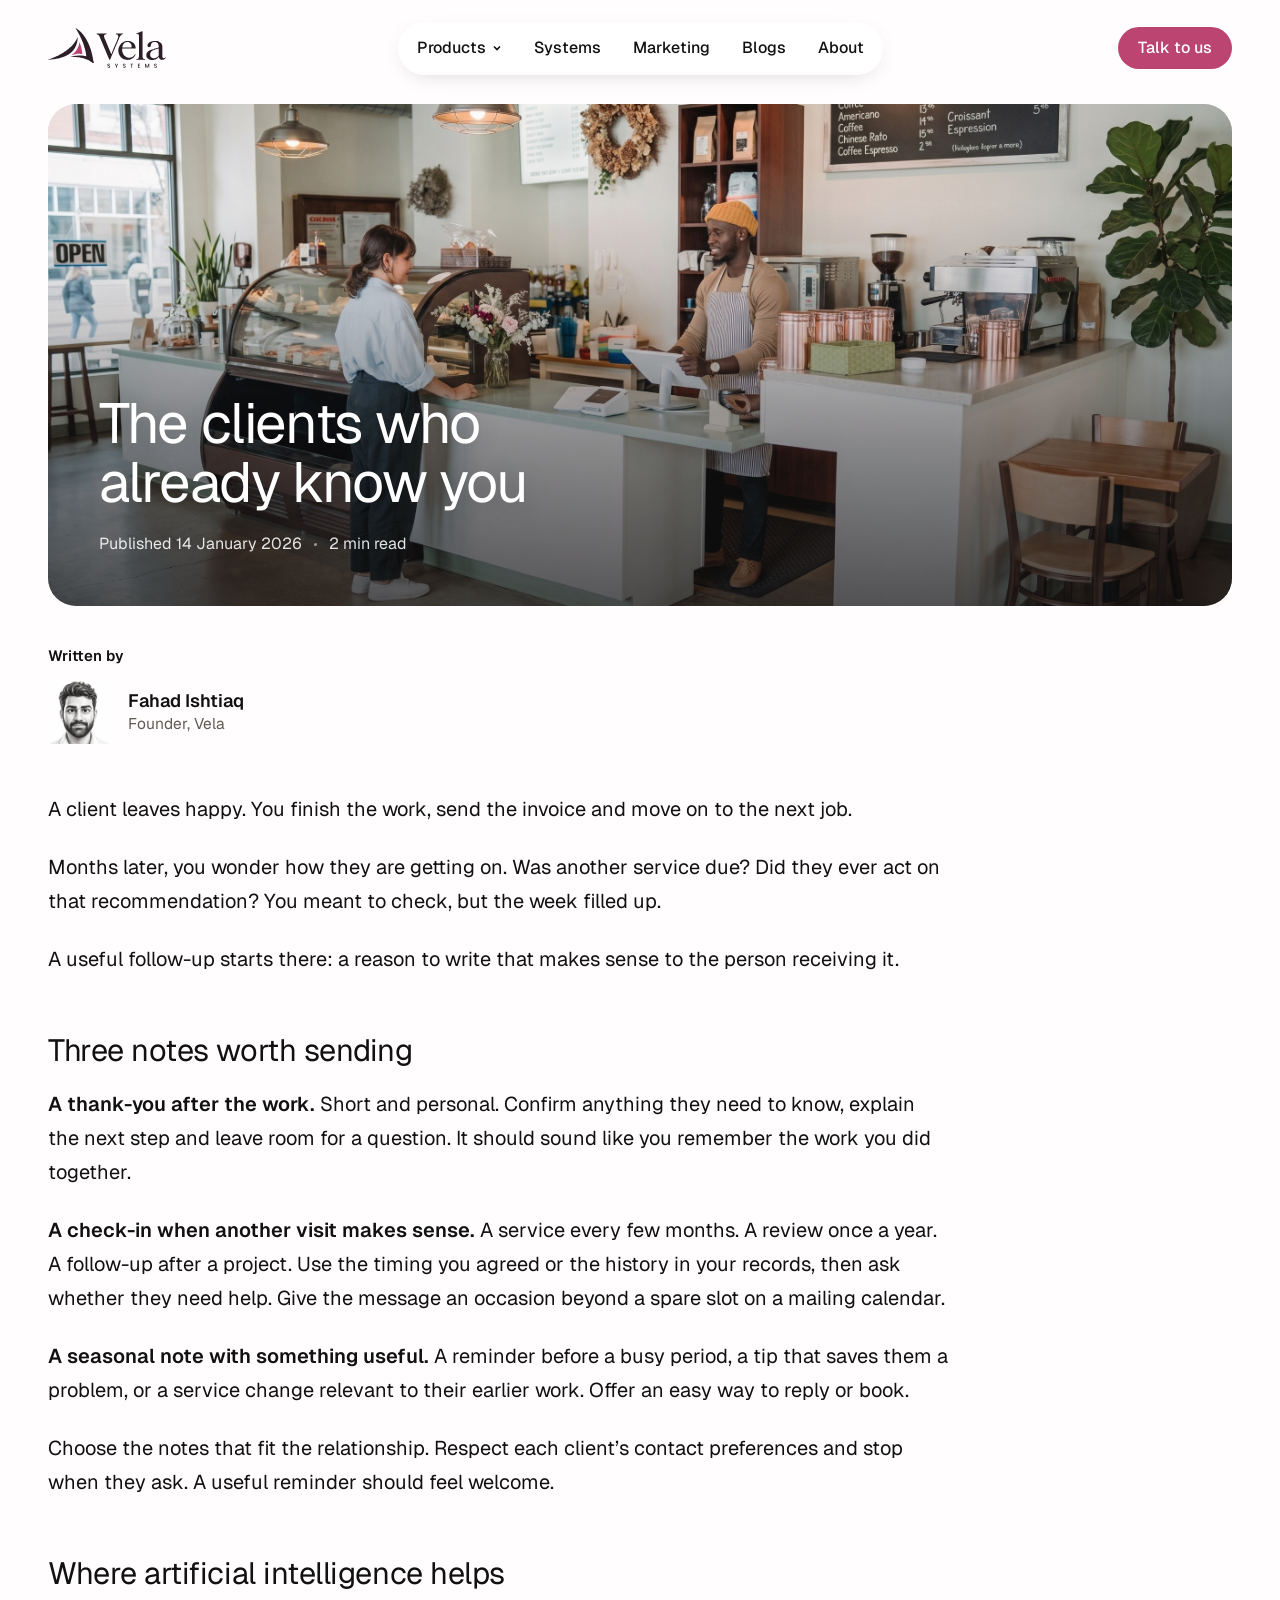
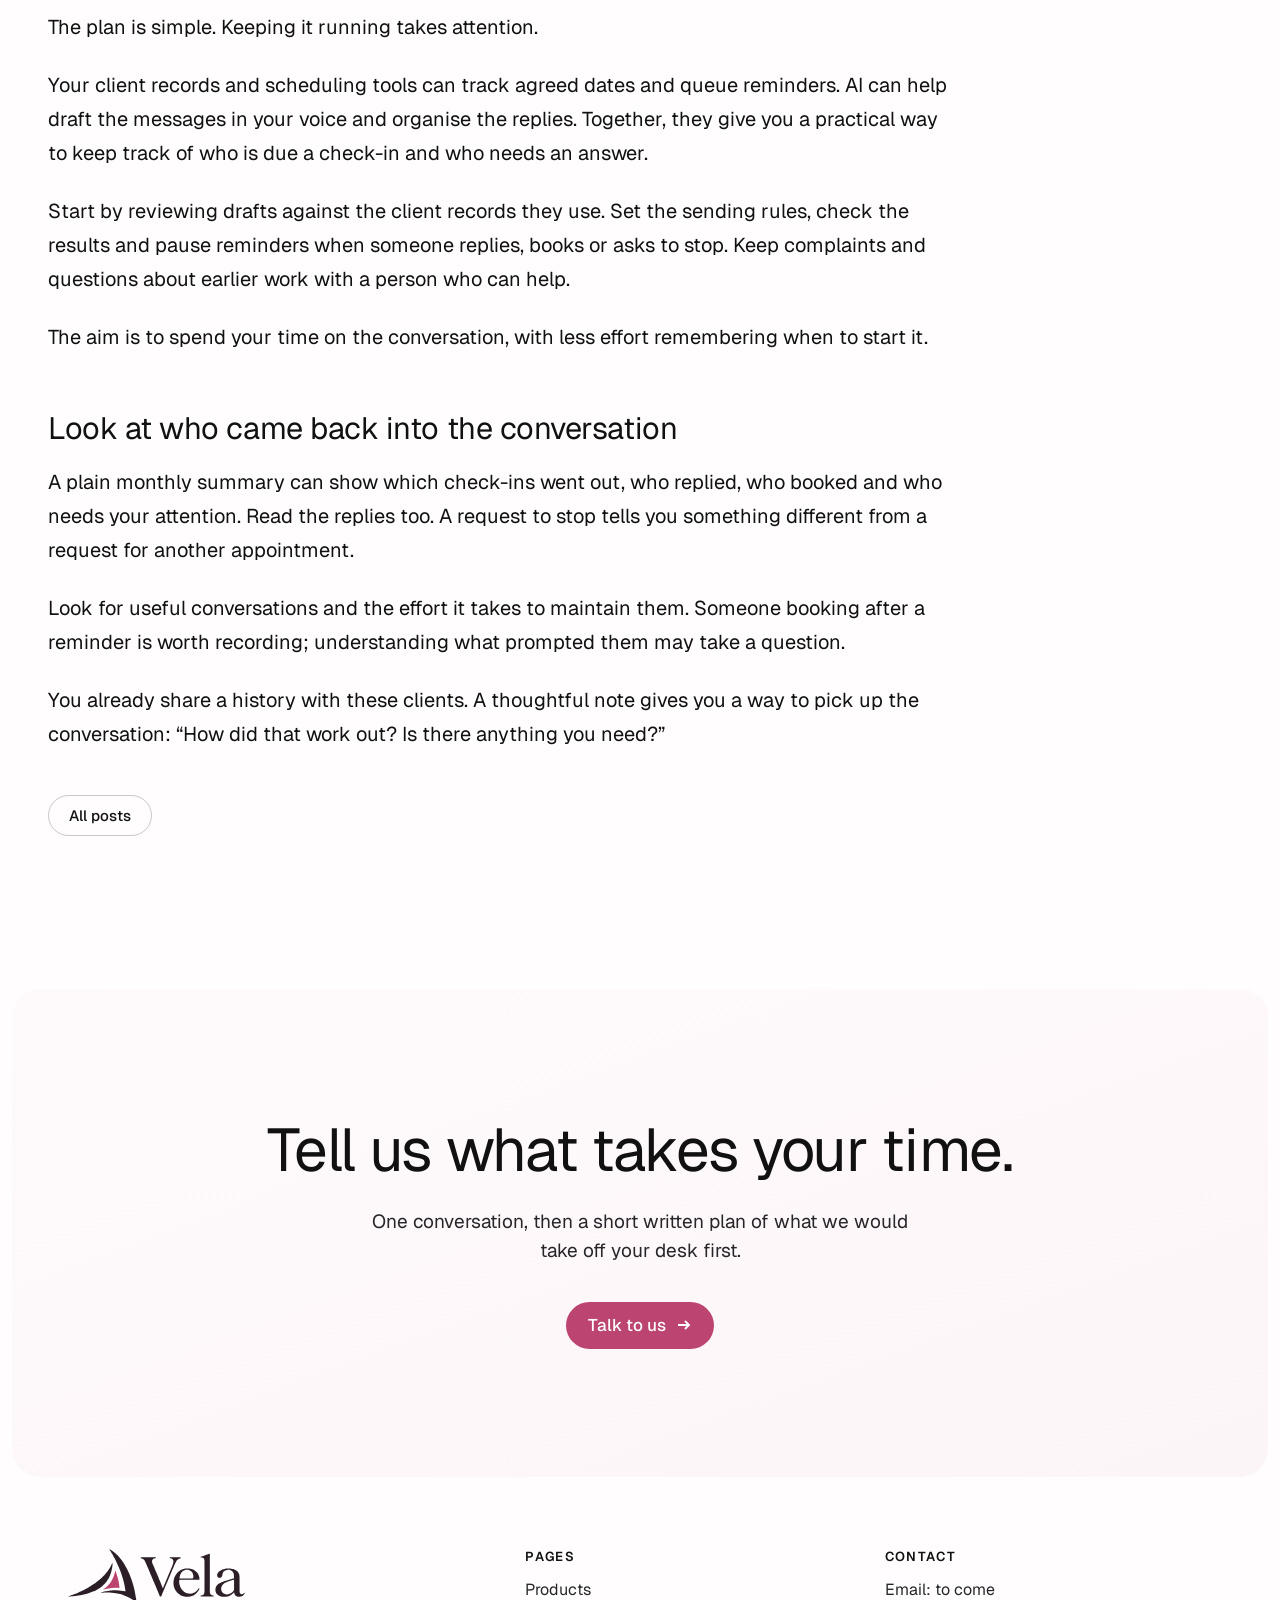
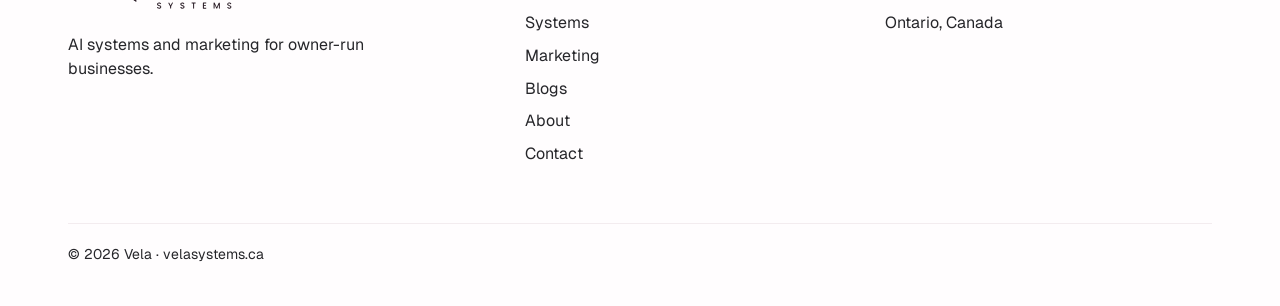
<file: blog/the-clients-who-already-know-you.html>
<!DOCTYPE html>
<html lang="en">
<head>
<meta charset="utf-8">
<meta name="robots" content="noindex, nofollow">
<meta name="viewport" content="width=device-width, initial-scale=1">
<title>The clients who already know you · Vela</title>
<link rel="icon" href="../media/logo/favicon.svg" type="image/svg+xml">
<link rel="icon" href="../media/logo/favicon-32.png" sizes="32x32" type="image/png">
<link rel="apple-touch-icon" href="../media/logo/apple-touch-icon.png">
<meta name="description" content="Give past clients a useful reason to reconnect. A well-timed check-in can keep the conversation open without filling their inbox or yours.">
<link rel="preconnect" href="https://fonts.googleapis.com">
<link rel="preconnect" href="https://fonts.gstatic.com" crossorigin>
<link href="https://fonts.googleapis.com/css2?family=Geist:wght@400;500;600&display=swap" rel="stylesheet"><!-- DL-126: Geist for headings and body -->
<link rel="stylesheet" href="../menu.css"><!-- DL-128: Products menu -->
<link rel="stylesheet" href="notes.css">
</head>
<body>
<!-- Generated by blog/build.py from blog/posts/. Edit the post file, not this page. -->
<header class="top" id="top">
  <div class="row">
    <a class="logo" href="../index.html" aria-label="Vela Systems home"><img src="../media/logo/vela-logo.svg" alt="" width="118" height="40"></a>
    <nav aria-label="Main">
      <a class="nav-prod" href="../products.html">Products</a>
      <a href="../systems.html">Systems</a>
      <a href="../marketing.html">Marketing</a>
      <a href="index.html">Blogs</a>
      <a href="../index.html#who">About</a>
    </nav>
    <a class="btn btn-rasp cta" href="../contact.html">Talk to us</a>
  </div>
</header>
<main>
<article class="art art-has-hero">
  <header class="art-hero" style="--ar:2600/1103">
    <img src="../media/blog/wide/the-clients-who-already-know-you.jpg" alt="">
    <div class="art-hero-in">
      <h1 class="art-h1">The clients who already know you</h1>
      <p class="art-meta"><span>Published <time datetime="2026-01-14">14 January 2026</time></span><span class="art-dot" aria-hidden="true"></span><span>2 min read</span></p>
    </div>
  </header>
  <div class="art-head art-head-after">
    <div class="art-by art-by-lg"><span class="art-by-l">Written by</span><span class="art-author"><img src="../media/people/fahad-ishtiaq-sketch.jpg" alt="" width="64" height="64"><span><b>Fahad Ishtiaq</b><span class="art-role">Founder, Vela</span></span></span></div>
    
  </div>
  <div class="note-body art-body">
<p>A client leaves happy. You finish the work, send the invoice and move on to the next job.</p>
<p>Months later, you wonder how they are getting on. Was another service due? Did they ever act on that recommendation? You meant to check, but the week filled up.</p>
<p>A useful follow-up starts there: a reason to write that makes sense to the person receiving it.</p>
<h2>Three notes worth sending</h2>
<p><strong>A thank-you after the work.</strong> Short and personal. Confirm anything they need to know, explain the next step and leave room for a question. It should sound like you remember the work you did together.</p>
<p><strong>A check-in when another visit makes sense.</strong> A service every few months. A review once a year. A follow-up after a project. Use the timing you agreed or the history in your records, then ask whether they need help. Give the message an occasion beyond a spare slot on a mailing calendar.</p>
<p><strong>A seasonal note with something useful.</strong> A reminder before a busy period, a tip that saves them a problem, or a service change relevant to their earlier work. Offer an easy way to reply or book.</p>
<p>Choose the notes that fit the relationship. Respect each client’s contact preferences and stop when they ask. A useful reminder should feel welcome.</p>
<h2>Where artificial intelligence helps</h2>
<p>The plan is simple. Keeping it running takes attention.</p>
<p>Your client records and scheduling tools can track agreed dates and queue reminders. AI can help draft the messages in your voice and organise the replies. Together, they give you a practical way to keep track of who is due a check-in and who needs an answer.</p>
<p>Start by reviewing drafts against the client records they use. Set the sending rules, check the results and pause reminders when someone replies, books or asks to stop. Keep complaints and questions about earlier work with a person who can help.</p>
<p>The aim is to spend your time on the conversation, with less effort remembering when to start it.</p>
<h2>Look at who came back into the conversation</h2>
<p>A plain monthly summary can show which check-ins went out, who replied, who booked and who needs your attention. Read the replies too. A request to stop tells you something different from a request for another appointment.</p>
<p>Look for useful conversations and the effort it takes to maintain them. Someone booking after a reminder is worth recording; understanding what prompted them may take a question.</p>
<p>You already share a history with these clients. A thoughtful note gives you a way to pick up the conversation: “How did that work out? Is there anything you need?”</p>
  </div>
  <p class="art-back"><a class="btn btn-line" href="index.html">All posts</a></p>
</article>
<section class="note-talk">
  <div class="wrap center">
    <h2 class="h2">Tell us what takes your time.</h2>
    <p class="lede">One conversation, then a short written plan of what we would take off your desk first.</p>
    <p class="go"><a class="btn btn-rasp" href="../contact.html">Talk to us <svg viewBox="0 0 16 16" fill="none" stroke="currentColor" stroke-width="1.8" aria-hidden="true"><path d="M2 8h11M9 4l4 4-4 4"/></svg></a></p>
  </div>
</section>
</main>
<footer>
  <div class="wrap">
    <div class="top-row">
      <div><a class="logo" href="../index.html" aria-label="Vela Systems home"><img src="../media/logo/vela-logo.svg" alt="" width="118" height="40"></a><p class="tag">AI systems and marketing for owner-run businesses.</p></div>
      <div><h4>Pages</h4><ul><li><a href="../products.html">Products</a></li><li><a href="../systems.html">Systems</a></li><li><a href="../marketing.html">Marketing</a></li><li><a href="index.html">Blogs</a></li><li><a href="../index.html#who">About</a></li><li><a href="../contact.html">Contact</a></li></ul></div>
      <div><h4>Contact</h4><ul><li>Email: to come</li><li>Ontario, Canada</li></ul></div>
    </div>
    <div class="legal"><span>© 2026 Vela · velasystems.ca</span></div>
  </div>
</footer>
<script>
(() => {
  const top = document.getElementById('top');
  const setTop = () => top.classList.toggle('up', scrollY > 30);
  addEventListener('scroll', setTop, {passive:true}); setTop();
  const rv = [...document.querySelectorAll('.rv')];
  if (matchMedia('(prefers-reduced-motion: reduce)').matches || !('IntersectionObserver' in window)) rv.forEach(e => e.classList.add('in'));
  else { const io = new IntersectionObserver(es => es.forEach(e => { if (e.isIntersecting) { io.unobserve(e.target); e.target.classList.add('in'); } })); rv.forEach(e => io.observe(e)); }
  window.__revealAll = () => rv.forEach(e => e.classList.add('in'));
})();
</script>
<script src="../menu.js" defer></script>
</body>
</html>
</file>
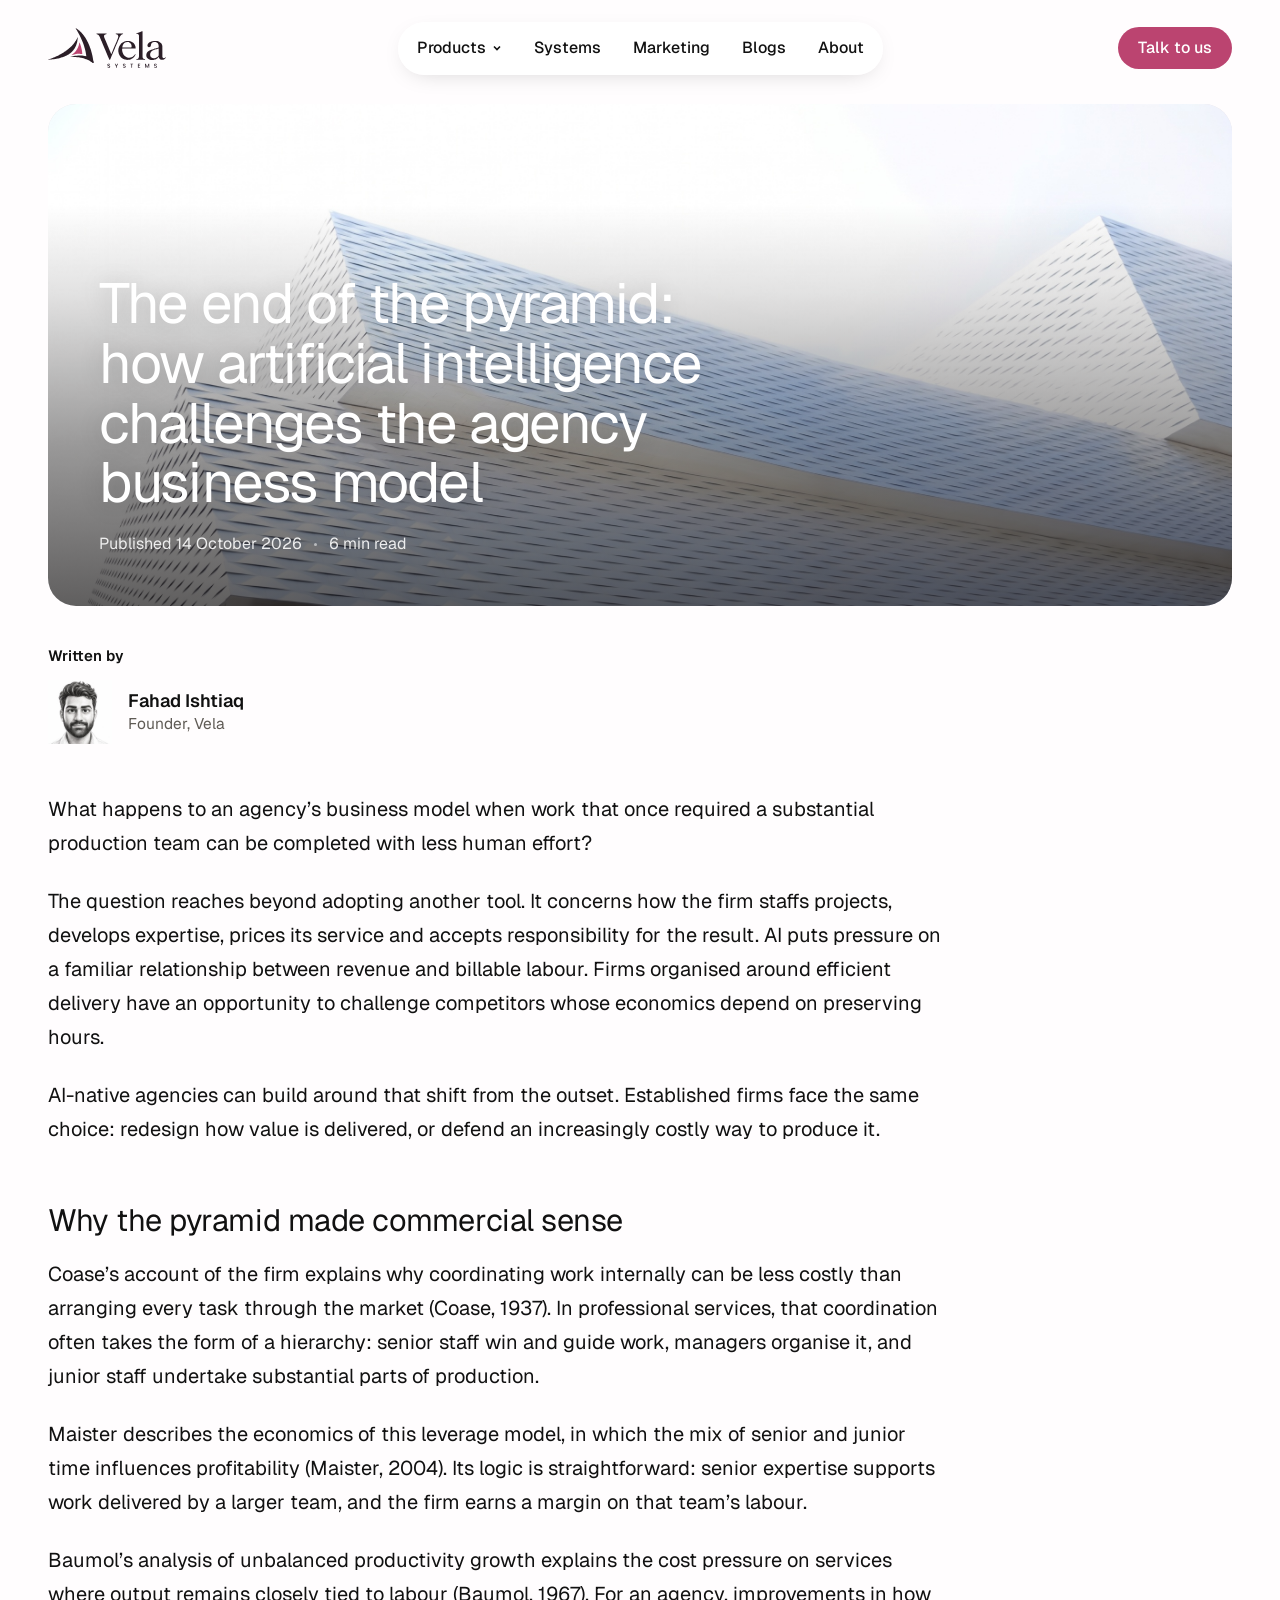
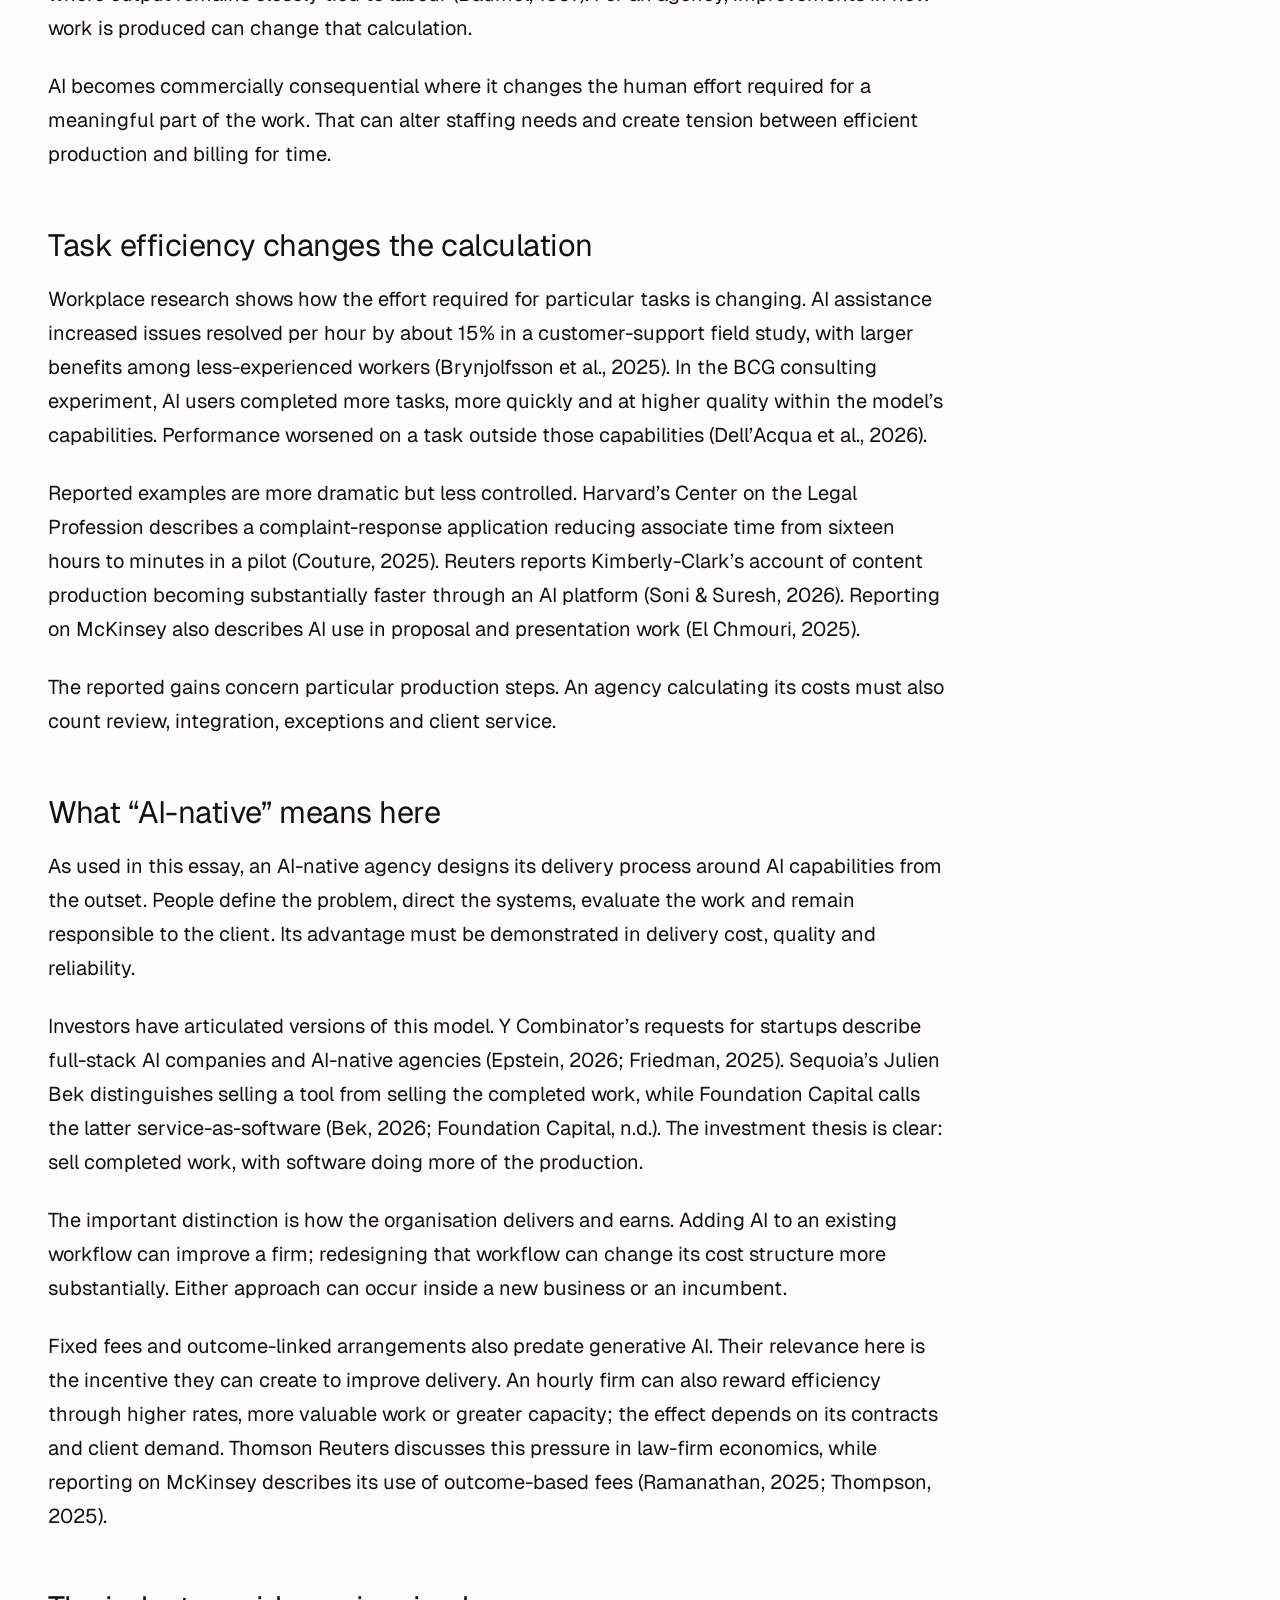
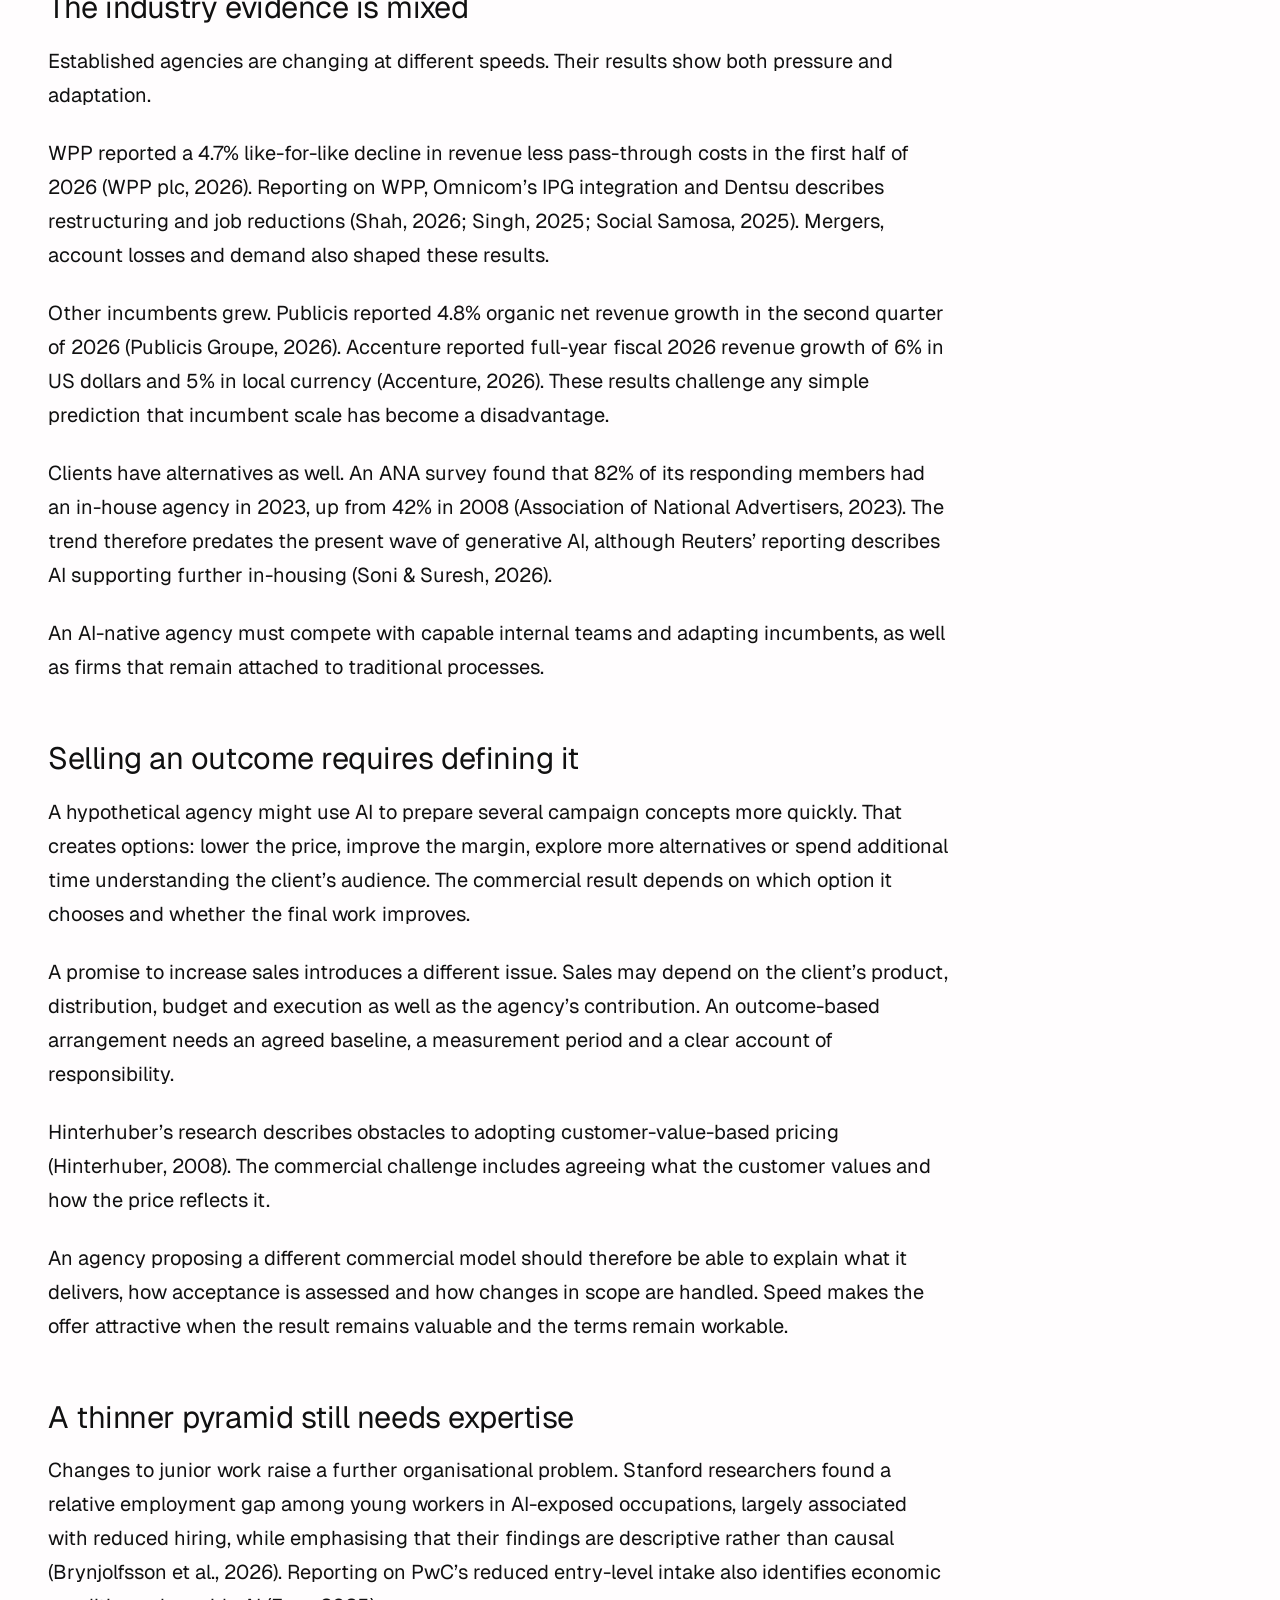
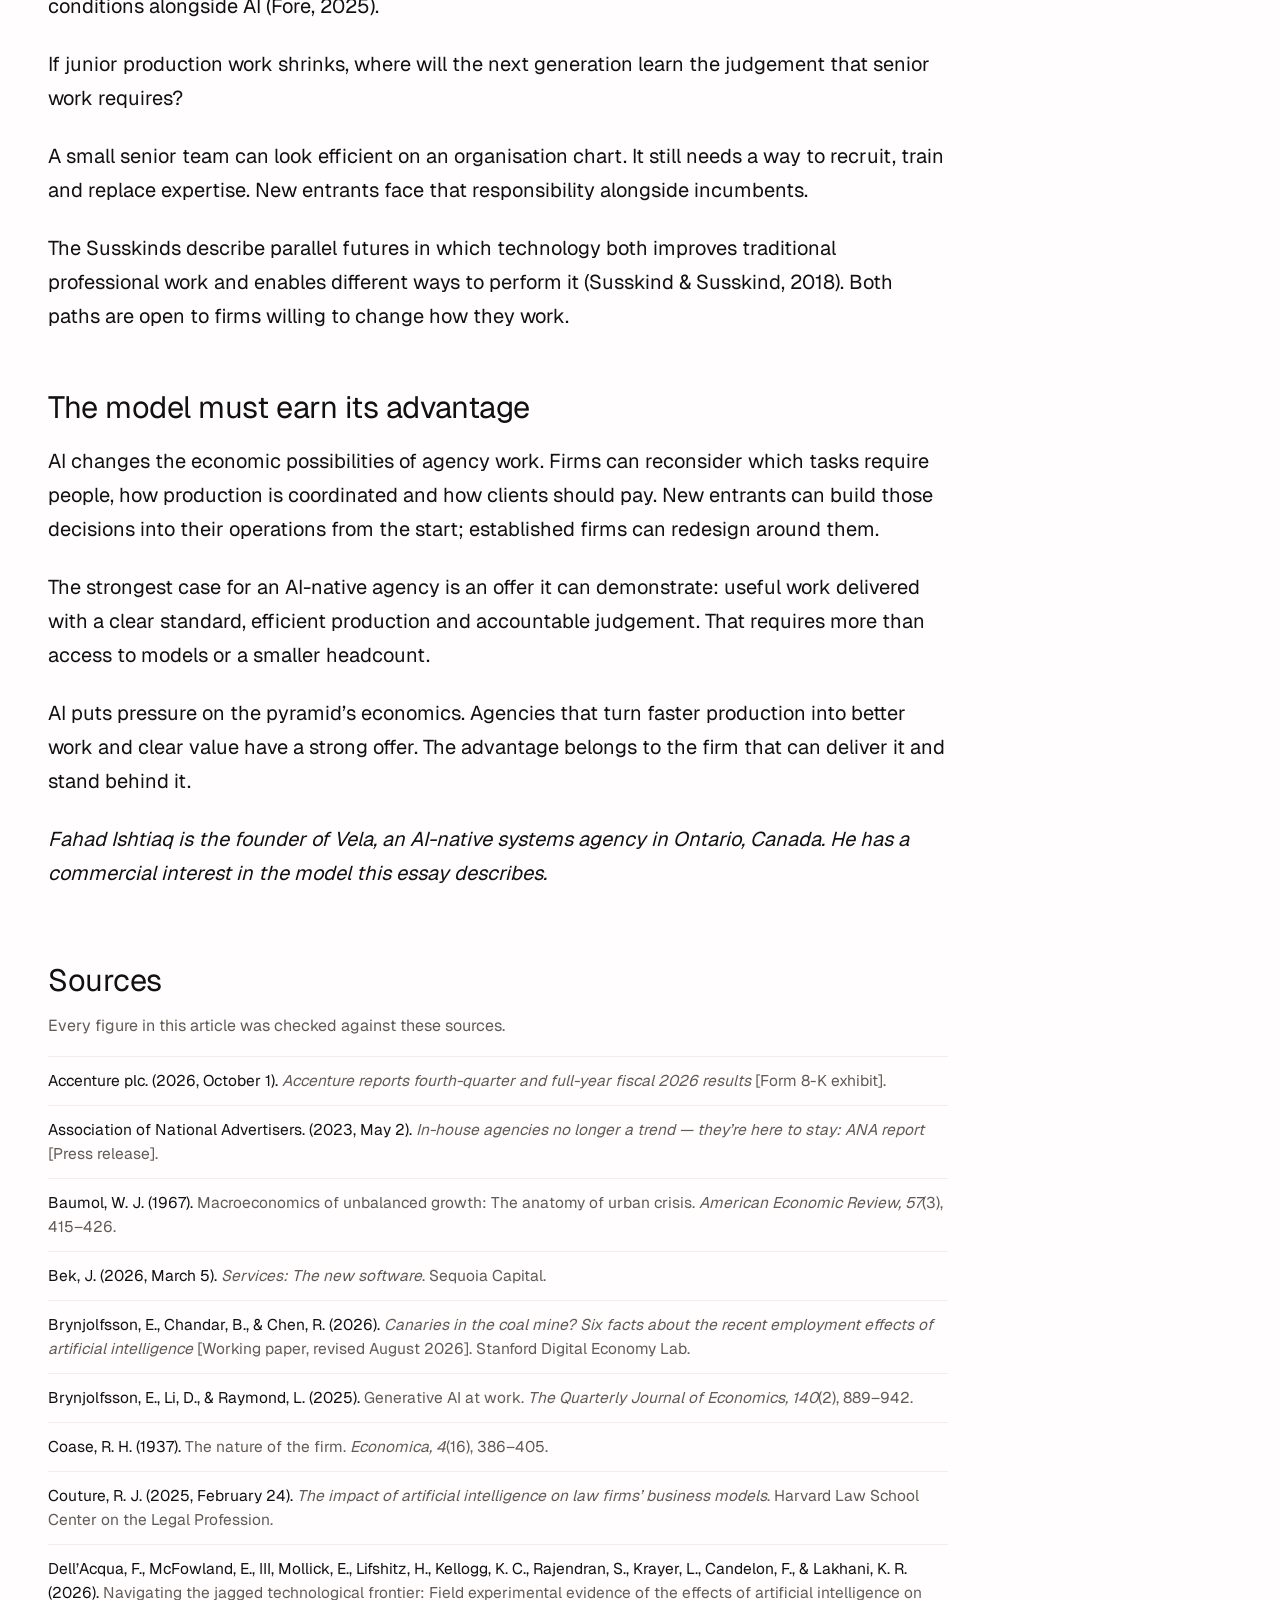
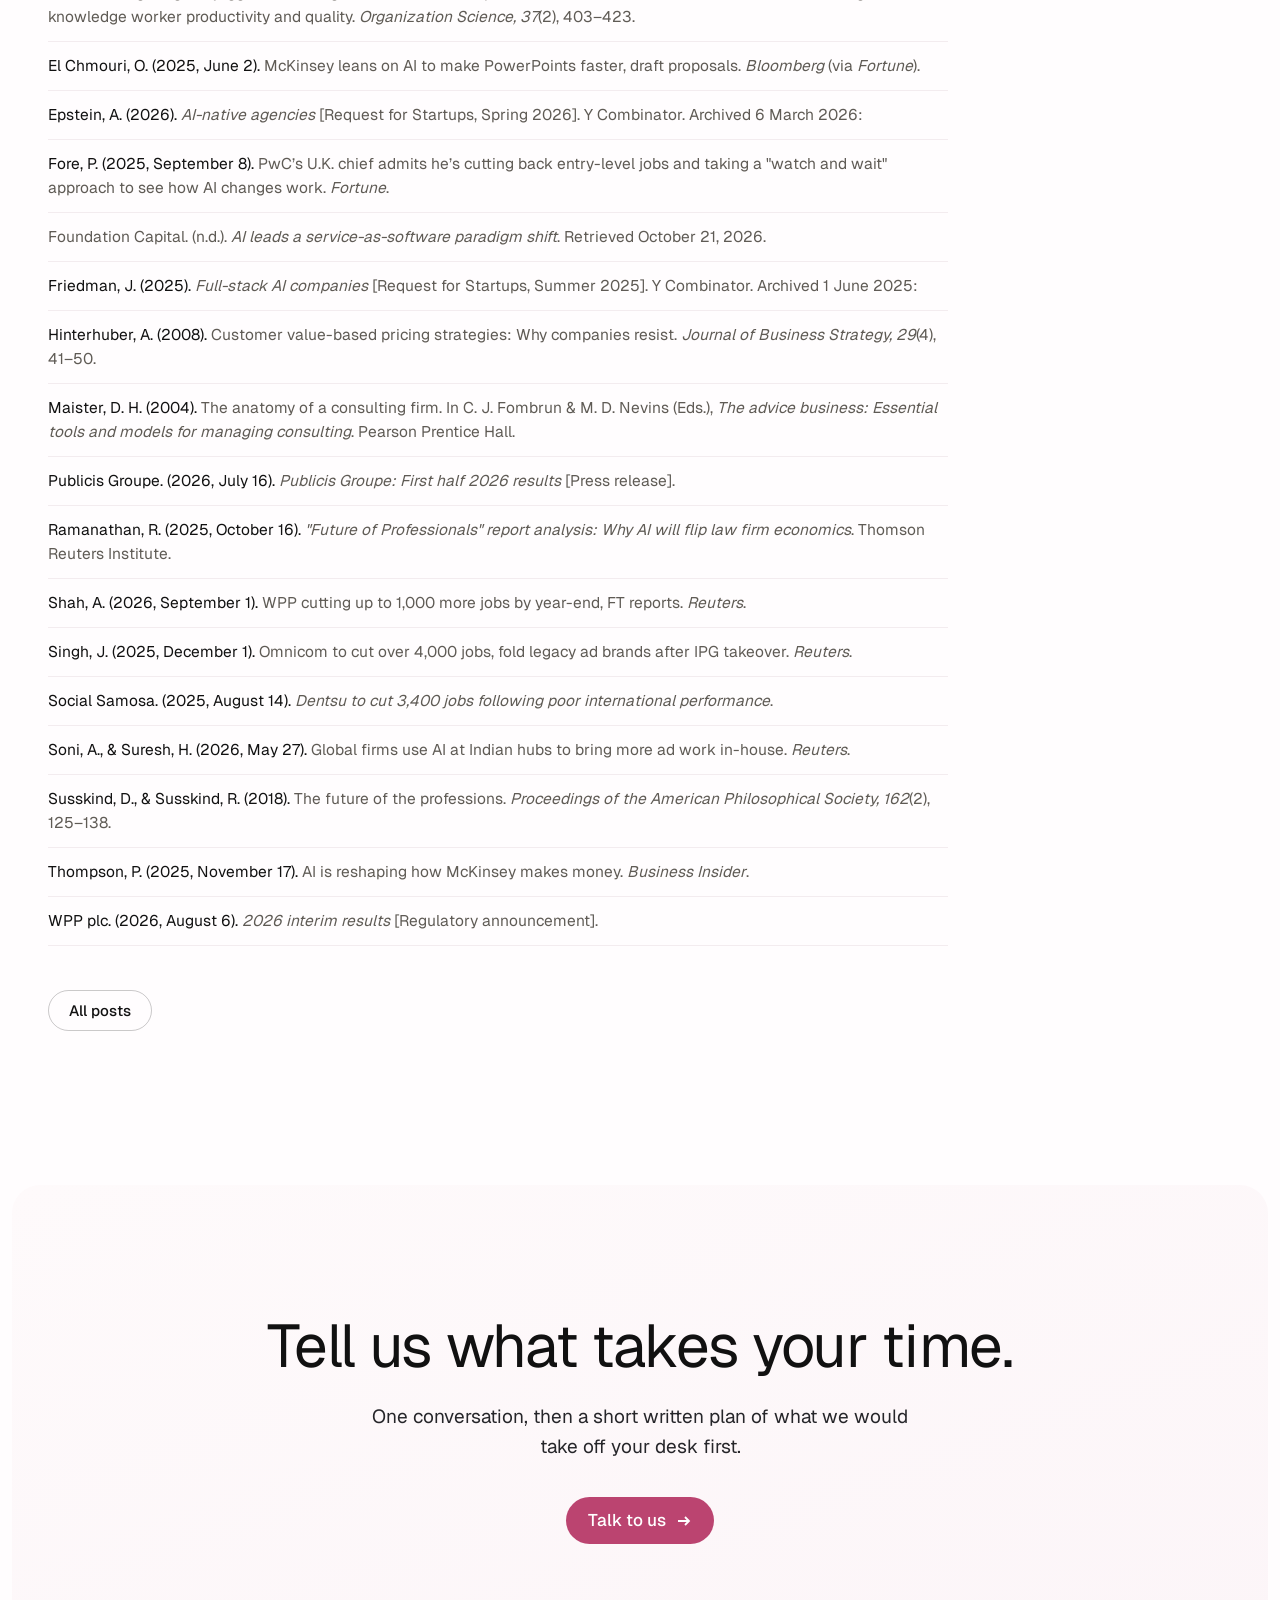
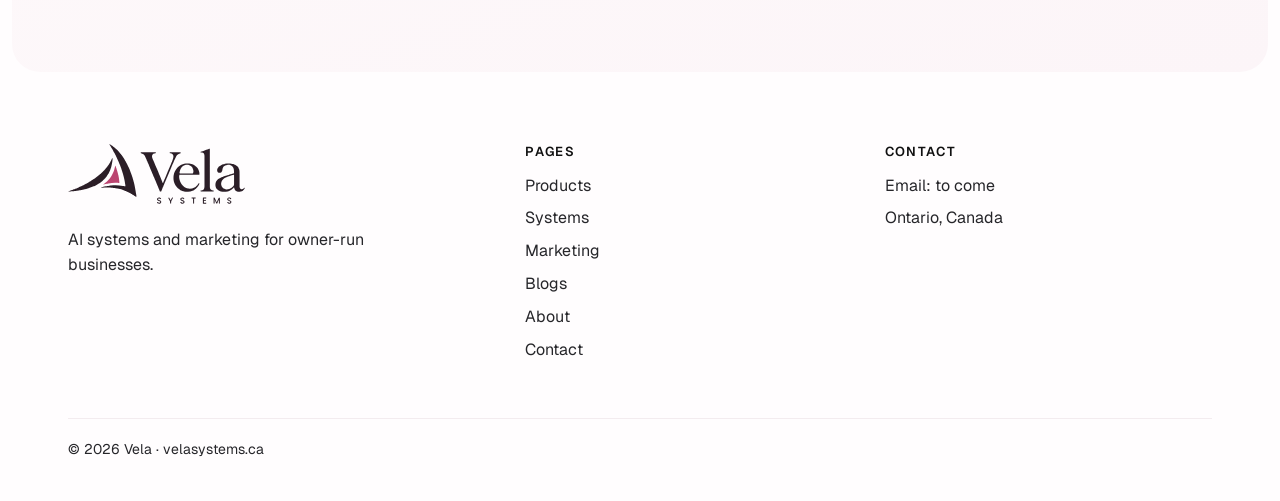
<file: blog/the-end-of-the-pyramid.html>
<!DOCTYPE html>
<html lang="en">
<head>
<meta charset="utf-8">
<meta name="robots" content="noindex, nofollow">
<meta name="viewport" content="width=device-width, initial-scale=1">
<title>The end of the pyramid: how artificial intelligence challenges the agency business model · Vela</title>
<link rel="icon" href="../media/logo/favicon.svg" type="image/svg+xml">
<link rel="icon" href="../media/logo/favicon-32.png" sizes="32x32" type="image/png">
<link rel="apple-touch-icon" href="../media/logo/apple-touch-icon.png">
<meta name="description" content="AI is changing the economics of agency work. Delivery, pricing and expertise will determine which firms turn faster production into value.">
<link rel="preconnect" href="https://fonts.googleapis.com">
<link rel="preconnect" href="https://fonts.gstatic.com" crossorigin>
<link href="https://fonts.googleapis.com/css2?family=Geist:wght@400;500;600&display=swap" rel="stylesheet"><!-- DL-126: Geist for headings and body -->
<link rel="stylesheet" href="../menu.css"><!-- DL-128: Products menu -->
<link rel="stylesheet" href="notes.css">
</head>
<body>
<!-- Generated by blog/build.py from blog/posts/. Edit the post file, not this page. -->
<header class="top" id="top">
  <div class="row">
    <a class="logo" href="../index.html" aria-label="Vela Systems home"><img src="../media/logo/vela-logo.svg" alt="" width="118" height="40"></a>
    <nav aria-label="Main">
      <a class="nav-prod" href="../products.html">Products</a>
      <a href="../systems.html">Systems</a>
      <a href="../marketing.html">Marketing</a>
      <a href="index.html">Blogs</a>
      <a href="../index.html#who">About</a>
    </nav>
    <a class="btn btn-rasp cta" href="../contact.html">Talk to us</a>
  </div>
</header>
<main>
<article class="art art-has-hero">
  <header class="art-hero" style="--ar:2600/1103">
    <img src="../media/blog/wide/the-end-of-the-pyramid.jpg" alt="">
    <div class="art-hero-in">
      <h1 class="art-h1">The end of the pyramid: how artificial intelligence challenges the agency business model</h1>
      <p class="art-meta"><span>Published <time datetime="2026-10-14">14 October 2026</time></span><span class="art-dot" aria-hidden="true"></span><span>6 min read</span></p>
    </div>
  </header>
  <div class="art-head art-head-after">
    <div class="art-by art-by-lg"><span class="art-by-l">Written by</span><span class="art-author"><img src="../media/people/fahad-ishtiaq-sketch.jpg" alt="" width="64" height="64"><span><b>Fahad Ishtiaq</b><span class="art-role">Founder, Vela</span></span></span></div>
    
  </div>
  <div class="note-body art-body">
<p>What happens to an agency’s business model when work that once required a substantial production team can be completed with less human effort?</p>
<p>The question reaches beyond adopting another tool. It concerns how the firm staffs projects, develops expertise, prices its service and accepts responsibility for the result. AI puts pressure on a familiar relationship between revenue and billable labour. Firms organised around efficient delivery have an opportunity to challenge competitors whose economics depend on preserving hours.</p>
<p>AI-native agencies can build around that shift from the outset. Established firms face the same choice: redesign how value is delivered, or defend an increasingly costly way to produce it.</p>
<h2>Why the pyramid made commercial sense</h2>
<p>Coase’s account of the firm explains why coordinating work internally can be less costly than arranging every task through the market (Coase, 1937). In professional services, that coordination often takes the form of a hierarchy: senior staff win and guide work, managers organise it, and junior staff undertake substantial parts of production.</p>
<p>Maister describes the economics of this leverage model, in which the mix of senior and junior time influences profitability (Maister, 2004). Its logic is straightforward: senior expertise supports work delivered by a larger team, and the firm earns a margin on that team’s labour.</p>
<p>Baumol’s analysis of unbalanced productivity growth explains the cost pressure on services where output remains closely tied to labour (Baumol, 1967). For an agency, improvements in how work is produced can change that calculation.</p>
<p>AI becomes commercially consequential where it changes the human effort required for a meaningful part of the work. That can alter staffing needs and create tension between efficient production and billing for time.</p>
<h2>Task efficiency changes the calculation</h2>
<p>Workplace research shows how the effort required for particular tasks is changing. AI assistance increased issues resolved per hour by about 15% in a customer-support field study, with larger benefits among less-experienced workers (Brynjolfsson et al., 2025). In the BCG consulting experiment, AI users completed more tasks, more quickly and at higher quality within the model’s capabilities. Performance worsened on a task outside those capabilities (Dell’Acqua et al., 2026).</p>
<p>Reported examples are more dramatic but less controlled. Harvard’s Center on the Legal Profession describes a complaint-response application reducing associate time from sixteen hours to minutes in a pilot (Couture, 2025). Reuters reports Kimberly-Clark’s account of content production becoming substantially faster through an AI platform (Soni &amp; Suresh, 2026). Reporting on McKinsey also describes AI use in proposal and presentation work (El Chmouri, 2025).</p>
<p>The reported gains concern particular production steps. An agency calculating its costs must also count review, integration, exceptions and client service.</p>
<h2>What “AI-native” means here</h2>
<p>As used in this essay, an AI-native agency designs its delivery process around AI capabilities from the outset. People define the problem, direct the systems, evaluate the work and remain responsible to the client. Its advantage must be demonstrated in delivery cost, quality and reliability.</p>
<p>Investors have articulated versions of this model. Y Combinator’s requests for startups describe full-stack AI companies and AI-native agencies (Epstein, 2026; Friedman, 2025). Sequoia’s Julien Bek distinguishes selling a tool from selling the completed work, while Foundation Capital calls the latter service-as-software (Bek, 2026; Foundation Capital, n.d.). The investment thesis is clear: sell completed work, with software doing more of the production.</p>
<p>The important distinction is how the organisation delivers and earns. Adding AI to an existing workflow can improve a firm; redesigning that workflow can change its cost structure more substantially. Either approach can occur inside a new business or an incumbent.</p>
<p>Fixed fees and outcome-linked arrangements also predate generative AI. Their relevance here is the incentive they can create to improve delivery. An hourly firm can also reward efficiency through higher rates, more valuable work or greater capacity; the effect depends on its contracts and client demand. Thomson Reuters discusses this pressure in law-firm economics, while reporting on McKinsey describes its use of outcome-based fees (Ramanathan, 2025; Thompson, 2025).</p>
<h2>The industry evidence is mixed</h2>
<p>Established agencies are changing at different speeds. Their results show both pressure and adaptation.</p>
<p>WPP reported a 4.7% like-for-like decline in revenue less pass-through costs in the first half of 2026 (WPP plc, 2026). Reporting on WPP, Omnicom’s IPG integration and Dentsu describes restructuring and job reductions (Shah, 2026; Singh, 2025; Social Samosa, 2025). Mergers, account losses and demand also shaped these results.</p>
<p>Other incumbents grew. Publicis reported 4.8% organic net revenue growth in the second quarter of 2026 (Publicis Groupe, 2026). Accenture reported full-year fiscal 2026 revenue growth of 6% in US dollars and 5% in local currency (Accenture, 2026). These results challenge any simple prediction that incumbent scale has become a disadvantage.</p>
<p>Clients have alternatives as well. An ANA survey found that 82% of its responding members had an in-house agency in 2023, up from 42% in 2008 (Association of National Advertisers, 2023). The trend therefore predates the present wave of generative AI, although Reuters’ reporting describes AI supporting further in-housing (Soni &amp; Suresh, 2026).</p>
<p>An AI-native agency must compete with capable internal teams and adapting incumbents, as well as firms that remain attached to traditional processes.</p>
<h2>Selling an outcome requires defining it</h2>
<p>A hypothetical agency might use AI to prepare several campaign concepts more quickly. That creates options: lower the price, improve the margin, explore more alternatives or spend additional time understanding the client’s audience. The commercial result depends on which option it chooses and whether the final work improves.</p>
<p>A promise to increase sales introduces a different issue. Sales may depend on the client’s product, distribution, budget and execution as well as the agency’s contribution. An outcome-based arrangement needs an agreed baseline, a measurement period and a clear account of responsibility.</p>
<p>Hinterhuber’s research describes obstacles to adopting customer-value-based pricing (Hinterhuber, 2008). The commercial challenge includes agreeing what the customer values and how the price reflects it.</p>
<p>An agency proposing a different commercial model should therefore be able to explain what it delivers, how acceptance is assessed and how changes in scope are handled. Speed makes the offer attractive when the result remains valuable and the terms remain workable.</p>
<h2>A thinner pyramid still needs expertise</h2>
<p>Changes to junior work raise a further organisational problem. Stanford researchers found a relative employment gap among young workers in AI-exposed occupations, largely associated with reduced hiring, while emphasising that their findings are descriptive rather than causal (Brynjolfsson et al., 2026). Reporting on PwC’s reduced entry-level intake also identifies economic conditions alongside AI (Fore, 2025).</p>
<p>If junior production work shrinks, where will the next generation learn the judgement that senior work requires?</p>
<p>A small senior team can look efficient on an organisation chart. It still needs a way to recruit, train and replace expertise. New entrants face that responsibility alongside incumbents.</p>
<p>The Susskinds describe parallel futures in which technology both improves traditional professional work and enables different ways to perform it (Susskind &amp; Susskind, 2018). Both paths are open to firms willing to change how they work.</p>
<h2>The model must earn its advantage</h2>
<p>AI changes the economic possibilities of agency work. Firms can reconsider which tasks require people, how production is coordinated and how clients should pay. New entrants can build those decisions into their operations from the start; established firms can redesign around them.</p>
<p>The strongest case for an AI-native agency is an offer it can demonstrate: useful work delivered with a clear standard, efficient production and accountable judgement. That requires more than access to models or a smaller headcount.</p>
<p>AI puts pressure on the pyramid’s economics. Agencies that turn faster production into better work and clear value have a strong offer. The advantage belongs to the firm that can deliver it and stand behind it.</p>
<p><em>Fahad Ishtiaq is the founder of Vela, an AI-native systems agency in Ontario, Canada. He has a commercial interest in the model this essay describes.</em></p>
<h2 id="sources" class="refs-h">Sources</h2><p class="refs-note">Every figure in this article was checked against these sources.</p>
<ul class="refs"><li><a class="ref" href="https://www.sec.gov/Archives/edgar/data/0001467373/000146737326000037/q4fy26earnings8-kexhibit.htm" target="_blank" rel="noopener"><span class="ref-who">Accenture plc. (2026, October 1).</span> <em>Accenture reports fourth-quarter and full-year fiscal 2026 results</em> [Form 8-K exhibit].</a></li><li><a class="ref" href="https://ana.net/content/show/id/79185" target="_blank" rel="noopener"><span class="ref-who">Association of National Advertisers. (2023, May 2).</span> <em>In-house agencies no longer a trend — they’re here to stay: ANA report</em> [Press release].</a></li><li><span class="ref"><span class="ref-who">Baumol, W. J. (1967).</span> Macroeconomics of unbalanced growth: The anatomy of urban crisis. <em>American Economic Review, 57</em>(3), 415–426.</span></li><li><a class="ref" href="https://sequoiacap.com/article/services-the-new-software/" target="_blank" rel="noopener"><span class="ref-who">Bek, J. (2026, March 5).</span> <em>Services: The new software</em>. Sequoia Capital.</a></li><li><a class="ref" href="https://digitaleconomy.stanford.edu/publications/canaries-in-the-coal-mine/" target="_blank" rel="noopener"><span class="ref-who">Brynjolfsson, E., Chandar, B., &amp; Chen, R. (2026).</span> <em>Canaries in the coal mine? Six facts about the recent employment effects of artificial intelligence</em> [Working paper, revised August 2026]. Stanford Digital Economy Lab.</a></li><li><a class="ref" href="https://doi.org/10.1093/qje/qjae044" target="_blank" rel="noopener"><span class="ref-who">Brynjolfsson, E., Li, D., &amp; Raymond, L. (2025).</span> Generative AI at work. <em>The Quarterly Journal of Economics, 140</em>(2), 889–942.</a></li><li><a class="ref" href="https://doi.org/10.1111/j.1468-0335.1937.tb00002.x" target="_blank" rel="noopener"><span class="ref-who">Coase, R. H. (1937).</span> The nature of the firm. <em>Economica, 4</em>(16), 386–405.</a></li><li><a class="ref" href="https://clp.law.harvard.edu/knowledge-hub/insights/the-impact-of-artificial-intelligence-on-law-law-firms-business-models/" target="_blank" rel="noopener"><span class="ref-who">Couture, R. J. (2025, February 24).</span> <em>The impact of artificial intelligence on law firms’ business models</em>. Harvard Law School Center on the Legal Profession.</a></li><li><a class="ref" href="https://doi.org/10.1287/orsc.2025.21838" target="_blank" rel="noopener"><span class="ref-who">Dell’Acqua, F., McFowland, E., III, Mollick, E., Lifshitz, H., Kellogg, K. C., Rajendran, S., Krayer, L., Candelon, F., &amp; Lakhani, K. R. (2026).</span> Navigating the jagged technological frontier: Field experimental evidence of the effects of artificial intelligence on knowledge worker productivity and quality. <em>Organization Science, 37</em>(2), 403–423.</a></li><li><a class="ref" href="https://fortune.com/2025/06/02/mckinsey-ai-consulting-powerpoints-proposal-technology/" target="_blank" rel="noopener"><span class="ref-who">El Chmouri, O. (2025, June 2).</span> McKinsey leans on AI to make PowerPoints faster, draft proposals. <em>Bloomberg</em> (via <em>Fortune</em>).</a></li><li><a class="ref" href="https://web.archive.org/web/20260306120144/https://www.ycombinator.com/rfs" target="_blank" rel="noopener"><span class="ref-who">Epstein, A. (2026).</span> <em>AI-native agencies</em> [Request for Startups, Spring 2026]. Y Combinator. Archived 6 March 2026:</a></li><li><a class="ref" href="https://fortune.com/2025/09/08/pwc-uk-chief-cutting-entry-level-junior-gen-z-jobs-ai-economic-headwinds-like-amazon-salesforce/" target="_blank" rel="noopener"><span class="ref-who">Fore, P. (2025, September 8).</span> PwC’s U.K. chief admits he’s cutting back entry-level jobs and taking a "watch and wait" approach to see how AI changes work. <em>Fortune</em>.</a></li><li><a class="ref" href="https://foundationcapital.com/ideas/ai-leads-a-service-as-software-paradigm-shift" target="_blank" rel="noopener">Foundation Capital. (n.d.). <em>AI leads a service-as-software paradigm shift</em>. Retrieved October 21, 2026.</a></li><li><a class="ref" href="https://web.archive.org/web/20250601125436/https://www.ycombinator.com/rfs" target="_blank" rel="noopener"><span class="ref-who">Friedman, J. (2025).</span> <em>Full-stack AI companies</em> [Request for Startups, Summer 2025]. Y Combinator. Archived 1 June 2025:</a></li><li><a class="ref" href="https://doi.org/10.1108/02756660810887079" target="_blank" rel="noopener"><span class="ref-who">Hinterhuber, A. (2008).</span> Customer value-based pricing strategies: Why companies resist. <em>Journal of Business Strategy, 29</em>(4), 41–50.</a></li><li><a class="ref" href="https://davidmaister.com/articles/4/2/" target="_blank" rel="noopener"><span class="ref-who">Maister, D. H. (2004).</span> The anatomy of a consulting firm. In C. J. Fombrun &amp; M. D. Nevins (Eds.), <em>The advice business: Essential tools and models for managing consulting</em>. Pearson Prentice Hall.</a></li><li><a class="ref" href="https://www.publicisgroupe.com/en/news/press-releases/publicis-groupe-first-half-2026-results" target="_blank" rel="noopener"><span class="ref-who">Publicis Groupe. (2026, July 16).</span> <em>Publicis Groupe: First half 2026 results</em> [Press release].</a></li><li><a class="ref" href="https://www.thomsonreuters.com/en/institute/articles/future-of-professionals-report-analysis-law-firm-economics" target="_blank" rel="noopener"><span class="ref-who">Ramanathan, R. (2025, October 16).</span> <em>"Future of Professionals" report analysis: Why AI will flip law firm economics</em>. Thomson Reuters Institute.</a></li><li><a class="ref" href="https://wsau.com/2026/08/31/wpp-cutting-up-to-1000-more-jobs-by-year-end-ft-reports/" target="_blank" rel="noopener"><span class="ref-who">Shah, A. (2026, September 1).</span> WPP cutting up to 1,000 more jobs by year-end, FT reports. <em>Reuters</em>.</a></li><li><a class="ref" href="https://finance.yahoo.com/news/omnicom-cut-4-000-jobs-125919493.html" target="_blank" rel="noopener"><span class="ref-who">Singh, J. (2025, December 1).</span> Omnicom to cut over 4,000 jobs, fold legacy ad brands after IPG takeover. <em>Reuters</em>.</a></li><li><a class="ref" href="https://www.socialsamosa.com/industry-updates/dentsu-to-cut-3400-jobs-poor-international-performance-9660524" target="_blank" rel="noopener"><span class="ref-who">Social Samosa. (2025, August 14).</span> <em>Dentsu to cut 3,400 jobs following poor international performance</em>.</a></li><li><a class="ref" href="https://kfgo.com/2026/05/27/global-firms-use-ai-at-indian-hubs-to-bring-more-ad-work-in-house/" target="_blank" rel="noopener"><span class="ref-who">Soni, A., &amp; Suresh, H. (2026, May 27).</span> Global firms use AI at Indian hubs to bring more ad work in-house. <em>Reuters</em>.</a></li><li><a class="ref" href="https://www.amphilsoc.org/sites/default/files/2018-11/attachments/Susskind%20and%20Susskind.pdf" target="_blank" rel="noopener"><span class="ref-who">Susskind, D., &amp; Susskind, R. (2018).</span> The future of the professions. <em>Proceedings of the American Philosophical Society, 162</em>(2), 125–138.</a></li><li><a class="ref" href="https://finance.yahoo.com/news/ai-reshaping-mckinsey-makes-money-195132745.html" target="_blank" rel="noopener"><span class="ref-who">Thompson, P. (2025, November 17).</span> AI is reshaping how McKinsey makes money. <em>Business Insider</em>.</a></li><li><a class="ref" href="https://www.investegate.co.uk/announcement/rns/wpp--wpp/2026-interim-results/9707289" target="_blank" rel="noopener"><span class="ref-who">WPP plc. (2026, August 6).</span> <em>2026 interim results</em> [Regulatory announcement].</a></li></ul>
  </div>
  <p class="art-back"><a class="btn btn-line" href="index.html">All posts</a></p>
</article>
<section class="note-talk">
  <div class="wrap center">
    <h2 class="h2">Tell us what takes your time.</h2>
    <p class="lede">One conversation, then a short written plan of what we would take off your desk first.</p>
    <p class="go"><a class="btn btn-rasp" href="../contact.html">Talk to us <svg viewBox="0 0 16 16" fill="none" stroke="currentColor" stroke-width="1.8" aria-hidden="true"><path d="M2 8h11M9 4l4 4-4 4"/></svg></a></p>
  </div>
</section>
</main>
<footer>
  <div class="wrap">
    <div class="top-row">
      <div><a class="logo" href="../index.html" aria-label="Vela Systems home"><img src="../media/logo/vela-logo.svg" alt="" width="118" height="40"></a><p class="tag">AI systems and marketing for owner-run businesses.</p></div>
      <div><h4>Pages</h4><ul><li><a href="../products.html">Products</a></li><li><a href="../systems.html">Systems</a></li><li><a href="../marketing.html">Marketing</a></li><li><a href="index.html">Blogs</a></li><li><a href="../index.html#who">About</a></li><li><a href="../contact.html">Contact</a></li></ul></div>
      <div><h4>Contact</h4><ul><li>Email: to come</li><li>Ontario, Canada</li></ul></div>
    </div>
    <div class="legal"><span>© 2026 Vela · velasystems.ca</span></div>
  </div>
</footer>
<script>
(() => {
  const top = document.getElementById('top');
  const setTop = () => top.classList.toggle('up', scrollY > 30);
  addEventListener('scroll', setTop, {passive:true}); setTop();
  const rv = [...document.querySelectorAll('.rv')];
  if (matchMedia('(prefers-reduced-motion: reduce)').matches || !('IntersectionObserver' in window)) rv.forEach(e => e.classList.add('in'));
  else { const io = new IntersectionObserver(es => es.forEach(e => { if (e.isIntersecting) { io.unobserve(e.target); e.target.classList.add('in'); } })); rv.forEach(e => io.observe(e)); }
  window.__revealAll = () => rv.forEach(e => e.classList.add('in'));
})();
</script>
<script src="../menu.js" defer></script>
</body>
</html>
</file>
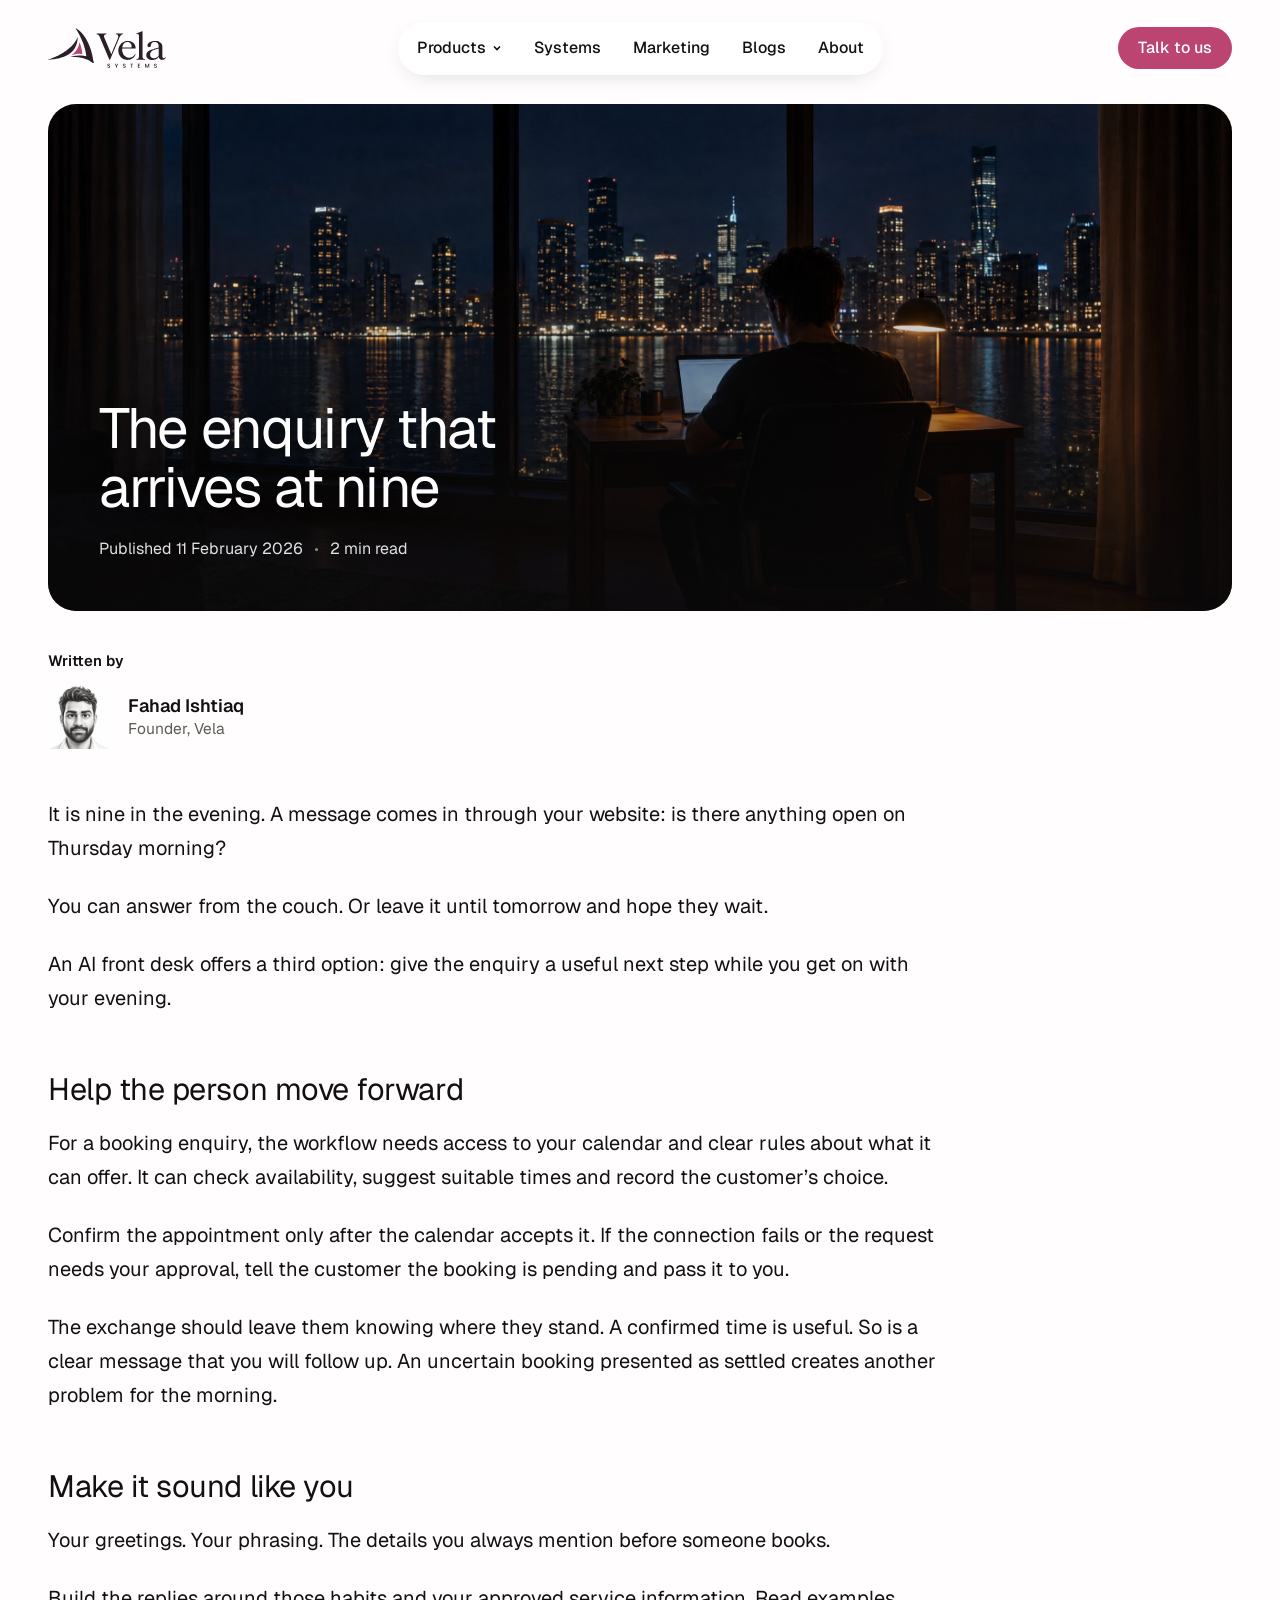
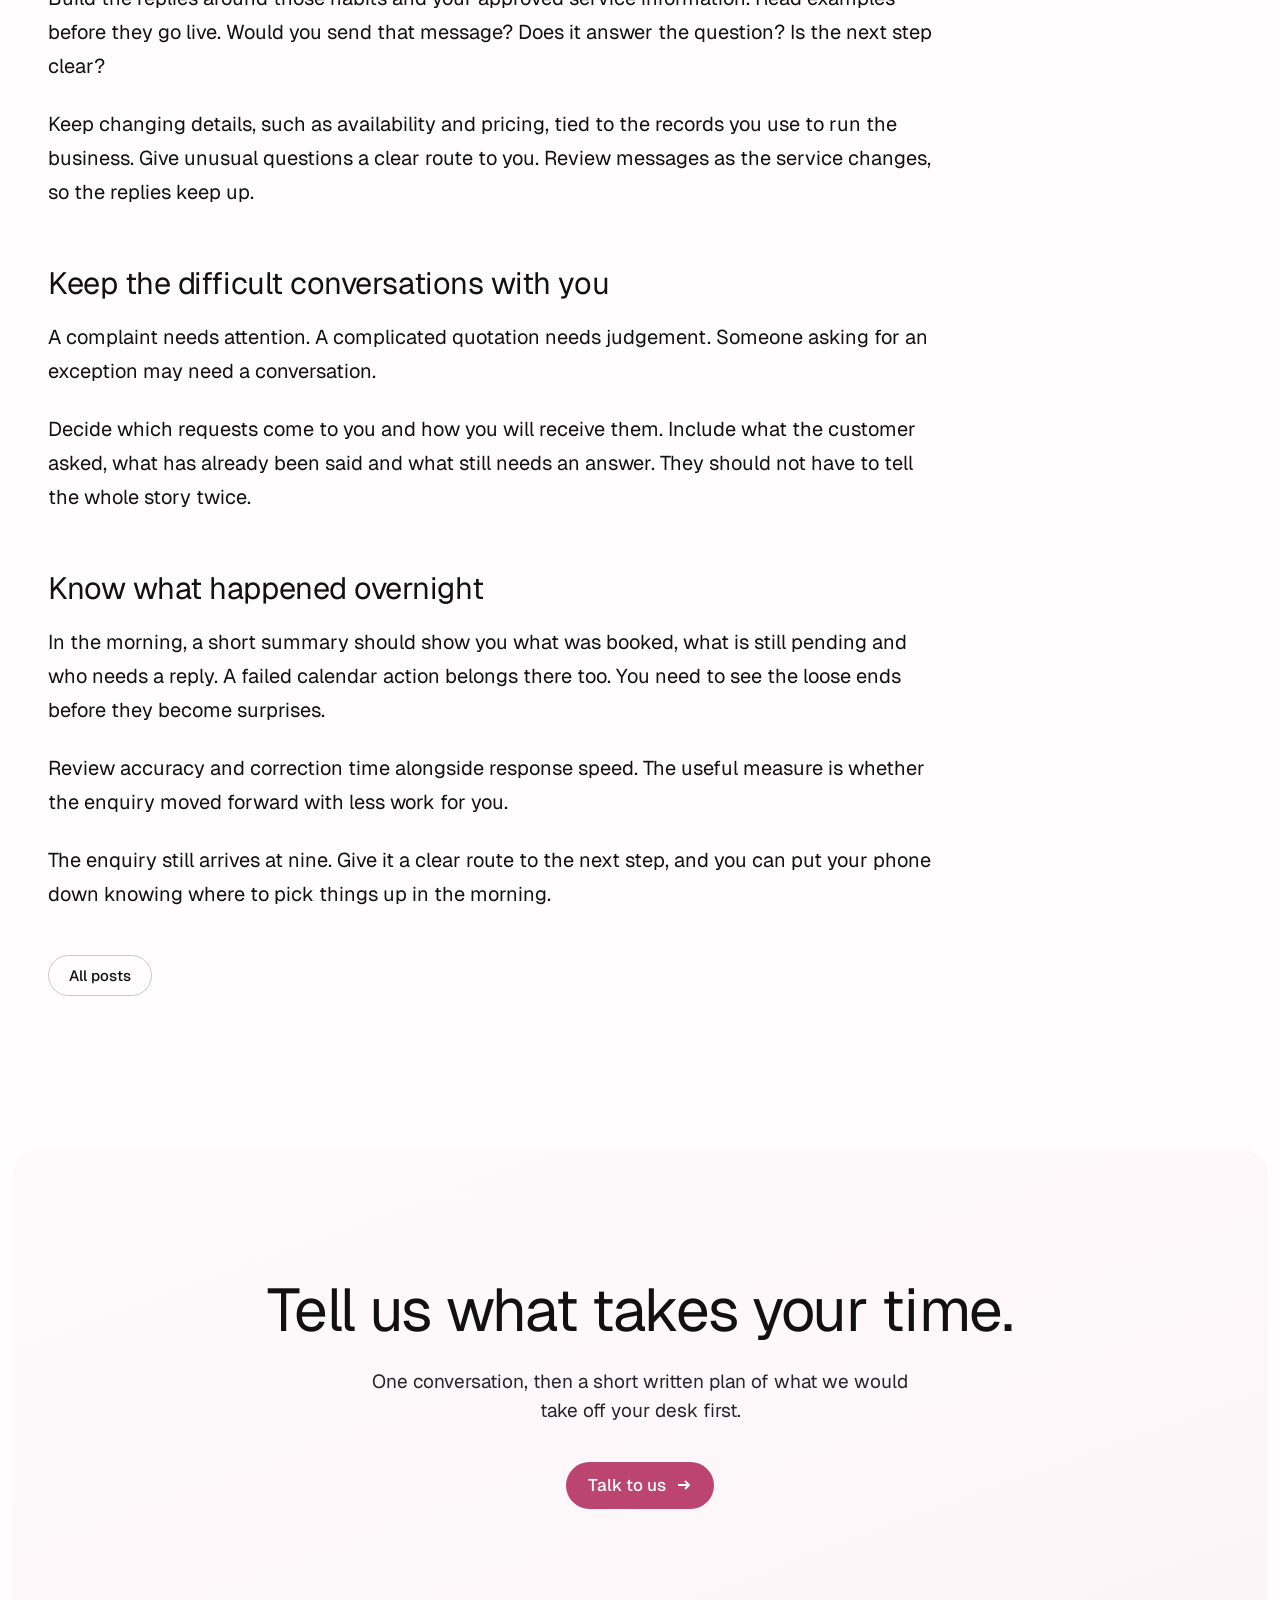
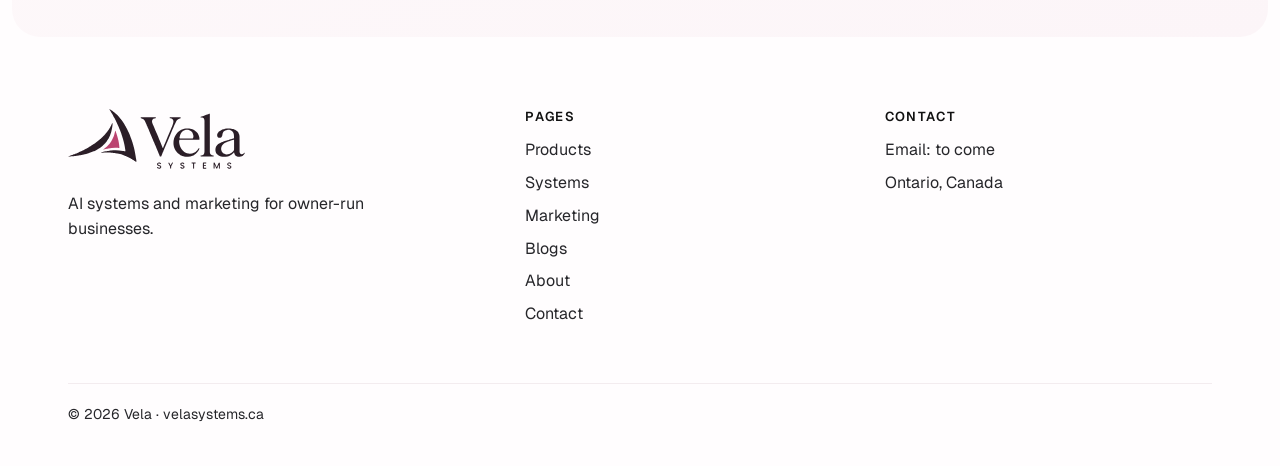
<file: blog/the-enquiry-that-arrives-at-nine.html>
<!DOCTYPE html>
<html lang="en">
<head>
<meta charset="utf-8">
<meta name="robots" content="noindex, nofollow">
<meta name="viewport" content="width=device-width, initial-scale=1">
<title>The enquiry that arrives at nine · Vela</title>
<link rel="icon" href="../media/logo/favicon.svg" type="image/svg+xml">
<link rel="icon" href="../media/logo/favicon-32.png" sizes="32x32" type="image/png">
<link rel="apple-touch-icon" href="../media/logo/apple-touch-icon.png">
<meta name="description" content="Enquiries keep their own hours. An AI front desk can help with the routine reply, so your evening does not have to become another shift.">
<link rel="preconnect" href="https://fonts.googleapis.com">
<link rel="preconnect" href="https://fonts.gstatic.com" crossorigin>
<link href="https://fonts.googleapis.com/css2?family=Geist:wght@400;500;600&display=swap" rel="stylesheet"><!-- DL-126: Geist for headings and body -->
<link rel="stylesheet" href="../menu.css"><!-- DL-128: Products menu -->
<link rel="stylesheet" href="notes.css">
</head>
<body>
<!-- Generated by blog/build.py from blog/posts/. Edit the post file, not this page. -->
<header class="top" id="top">
  <div class="row">
    <a class="logo" href="../index.html" aria-label="Vela Systems home"><img src="../media/logo/vela-logo.svg" alt="" width="118" height="40"></a>
    <nav aria-label="Main">
      <a class="nav-prod" href="../products.html">Products</a>
      <a href="../systems.html">Systems</a>
      <a href="../marketing.html">Marketing</a>
      <a href="index.html">Blogs</a>
      <a href="../index.html#who">About</a>
    </nav>
    <a class="btn btn-rasp cta" href="../contact.html">Talk to us</a>
  </div>
</header>
<main>
<article class="art art-has-hero">
  <header class="art-hero" style="--ar:2600/1114">
    <img src="../media/blog/wide/the-enquiry-that-arrives-at-nine.jpg" alt="">
    <div class="art-hero-in">
      <h1 class="art-h1">The enquiry that arrives at nine</h1>
      <p class="art-meta"><span>Published <time datetime="2026-02-11">11 February 2026</time></span><span class="art-dot" aria-hidden="true"></span><span>2 min read</span></p>
    </div>
  </header>
  <div class="art-head art-head-after">
    <div class="art-by art-by-lg"><span class="art-by-l">Written by</span><span class="art-author"><img src="../media/people/fahad-ishtiaq-sketch.jpg" alt="" width="64" height="64"><span><b>Fahad Ishtiaq</b><span class="art-role">Founder, Vela</span></span></span></div>
    
  </div>
  <div class="note-body art-body">
<p>It is nine in the evening. A message comes in through your website: is there anything open on Thursday morning?</p>
<p>You can answer from the couch. Or leave it until tomorrow and hope they wait.</p>
<p>An AI front desk offers a third option: give the enquiry a useful next step while you get on with your evening.</p>
<h2>Help the person move forward</h2>
<p>For a booking enquiry, the workflow needs access to your calendar and clear rules about what it can offer. It can check availability, suggest suitable times and record the customer’s choice.</p>
<p>Confirm the appointment only after the calendar accepts it. If the connection fails or the request needs your approval, tell the customer the booking is pending and pass it to you.</p>
<p>The exchange should leave them knowing where they stand. A confirmed time is useful. So is a clear message that you will follow up. An uncertain booking presented as settled creates another problem for the morning.</p>
<h2>Make it sound like you</h2>
<p>Your greetings. Your phrasing. The details you always mention before someone books.</p>
<p>Build the replies around those habits and your approved service information. Read examples before they go live. Would you send that message? Does it answer the question? Is the next step clear?</p>
<p>Keep changing details, such as availability and pricing, tied to the records you use to run the business. Give unusual questions a clear route to you. Review messages as the service changes, so the replies keep up.</p>
<h2>Keep the difficult conversations with you</h2>
<p>A complaint needs attention. A complicated quotation needs judgement. Someone asking for an exception may need a conversation.</p>
<p>Decide which requests come to you and how you will receive them. Include what the customer asked, what has already been said and what still needs an answer. They should not have to tell the whole story twice.</p>
<h2>Know what happened overnight</h2>
<p>In the morning, a short summary should show you what was booked, what is still pending and who needs a reply. A failed calendar action belongs there too. You need to see the loose ends before they become surprises.</p>
<p>Review accuracy and correction time alongside response speed. The useful measure is whether the enquiry moved forward with less work for you.</p>
<p>The enquiry still arrives at nine. Give it a clear route to the next step, and you can put your phone down knowing where to pick things up in the morning.</p>
  </div>
  <p class="art-back"><a class="btn btn-line" href="index.html">All posts</a></p>
</article>
<section class="note-talk">
  <div class="wrap center">
    <h2 class="h2">Tell us what takes your time.</h2>
    <p class="lede">One conversation, then a short written plan of what we would take off your desk first.</p>
    <p class="go"><a class="btn btn-rasp" href="../contact.html">Talk to us <svg viewBox="0 0 16 16" fill="none" stroke="currentColor" stroke-width="1.8" aria-hidden="true"><path d="M2 8h11M9 4l4 4-4 4"/></svg></a></p>
  </div>
</section>
</main>
<footer>
  <div class="wrap">
    <div class="top-row">
      <div><a class="logo" href="../index.html" aria-label="Vela Systems home"><img src="../media/logo/vela-logo.svg" alt="" width="118" height="40"></a><p class="tag">AI systems and marketing for owner-run businesses.</p></div>
      <div><h4>Pages</h4><ul><li><a href="../products.html">Products</a></li><li><a href="../systems.html">Systems</a></li><li><a href="../marketing.html">Marketing</a></li><li><a href="index.html">Blogs</a></li><li><a href="../index.html#who">About</a></li><li><a href="../contact.html">Contact</a></li></ul></div>
      <div><h4>Contact</h4><ul><li>Email: to come</li><li>Ontario, Canada</li></ul></div>
    </div>
    <div class="legal"><span>© 2026 Vela · velasystems.ca</span></div>
  </div>
</footer>
<script>
(() => {
  const top = document.getElementById('top');
  const setTop = () => top.classList.toggle('up', scrollY > 30);
  addEventListener('scroll', setTop, {passive:true}); setTop();
  const rv = [...document.querySelectorAll('.rv')];
  if (matchMedia('(prefers-reduced-motion: reduce)').matches || !('IntersectionObserver' in window)) rv.forEach(e => e.classList.add('in'));
  else { const io = new IntersectionObserver(es => es.forEach(e => { if (e.isIntersecting) { io.unobserve(e.target); e.target.classList.add('in'); } })); rv.forEach(e => io.observe(e)); }
  window.__revealAll = () => rv.forEach(e => e.classList.add('in'));
})();
</script>
<script src="../menu.js" defer></script>
</body>
</html>
</file>
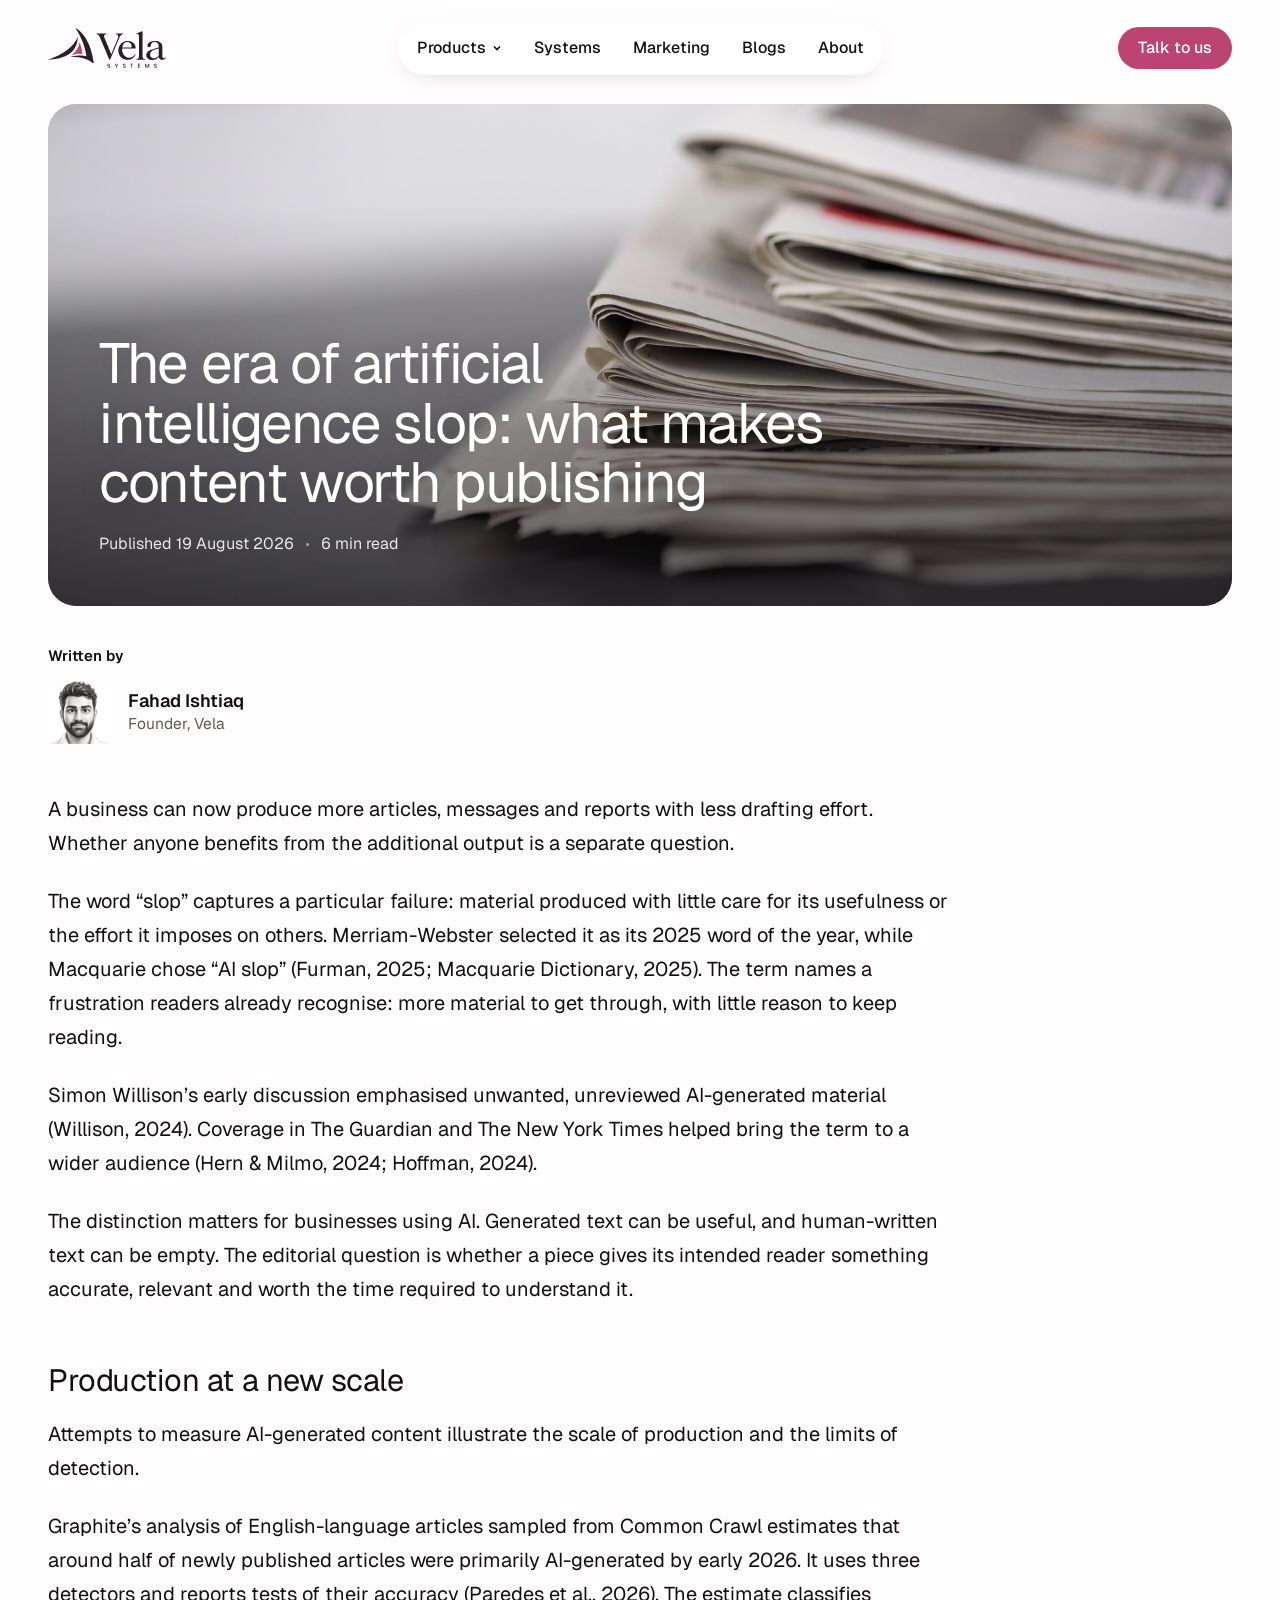
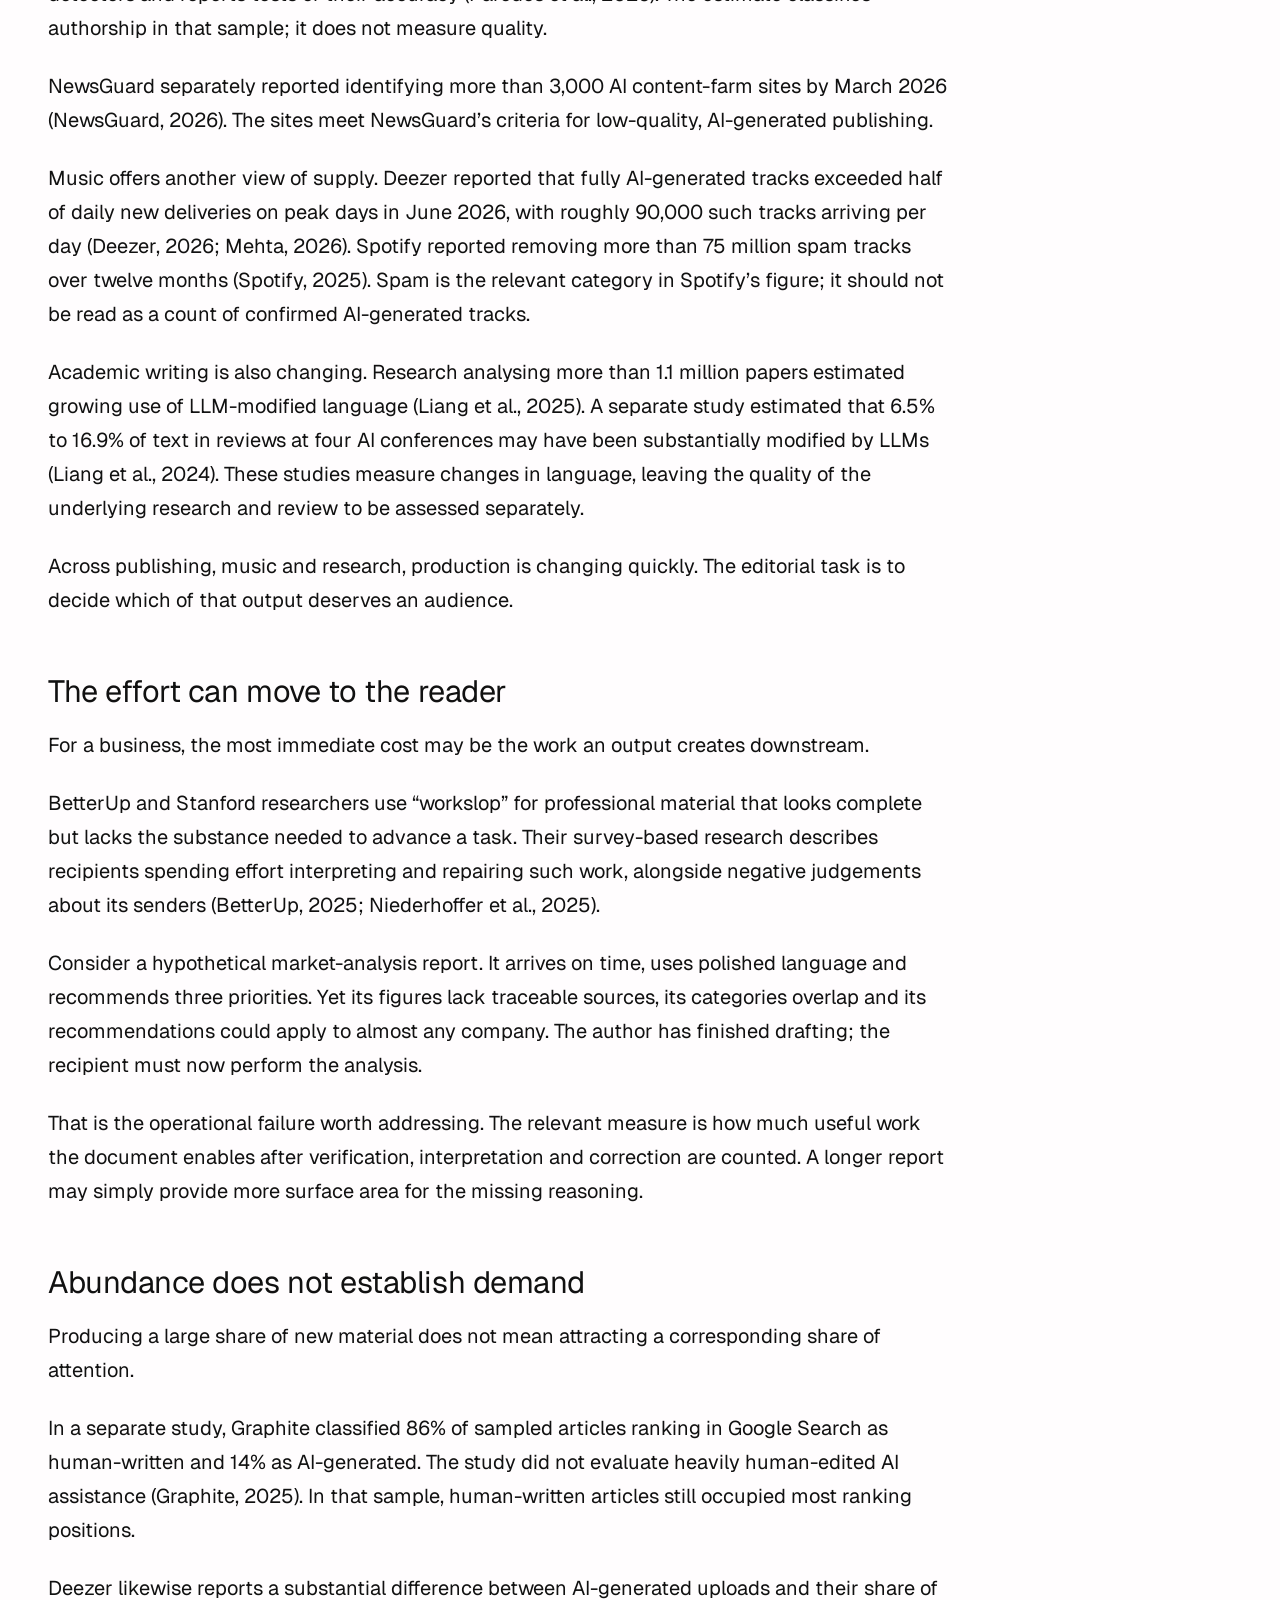
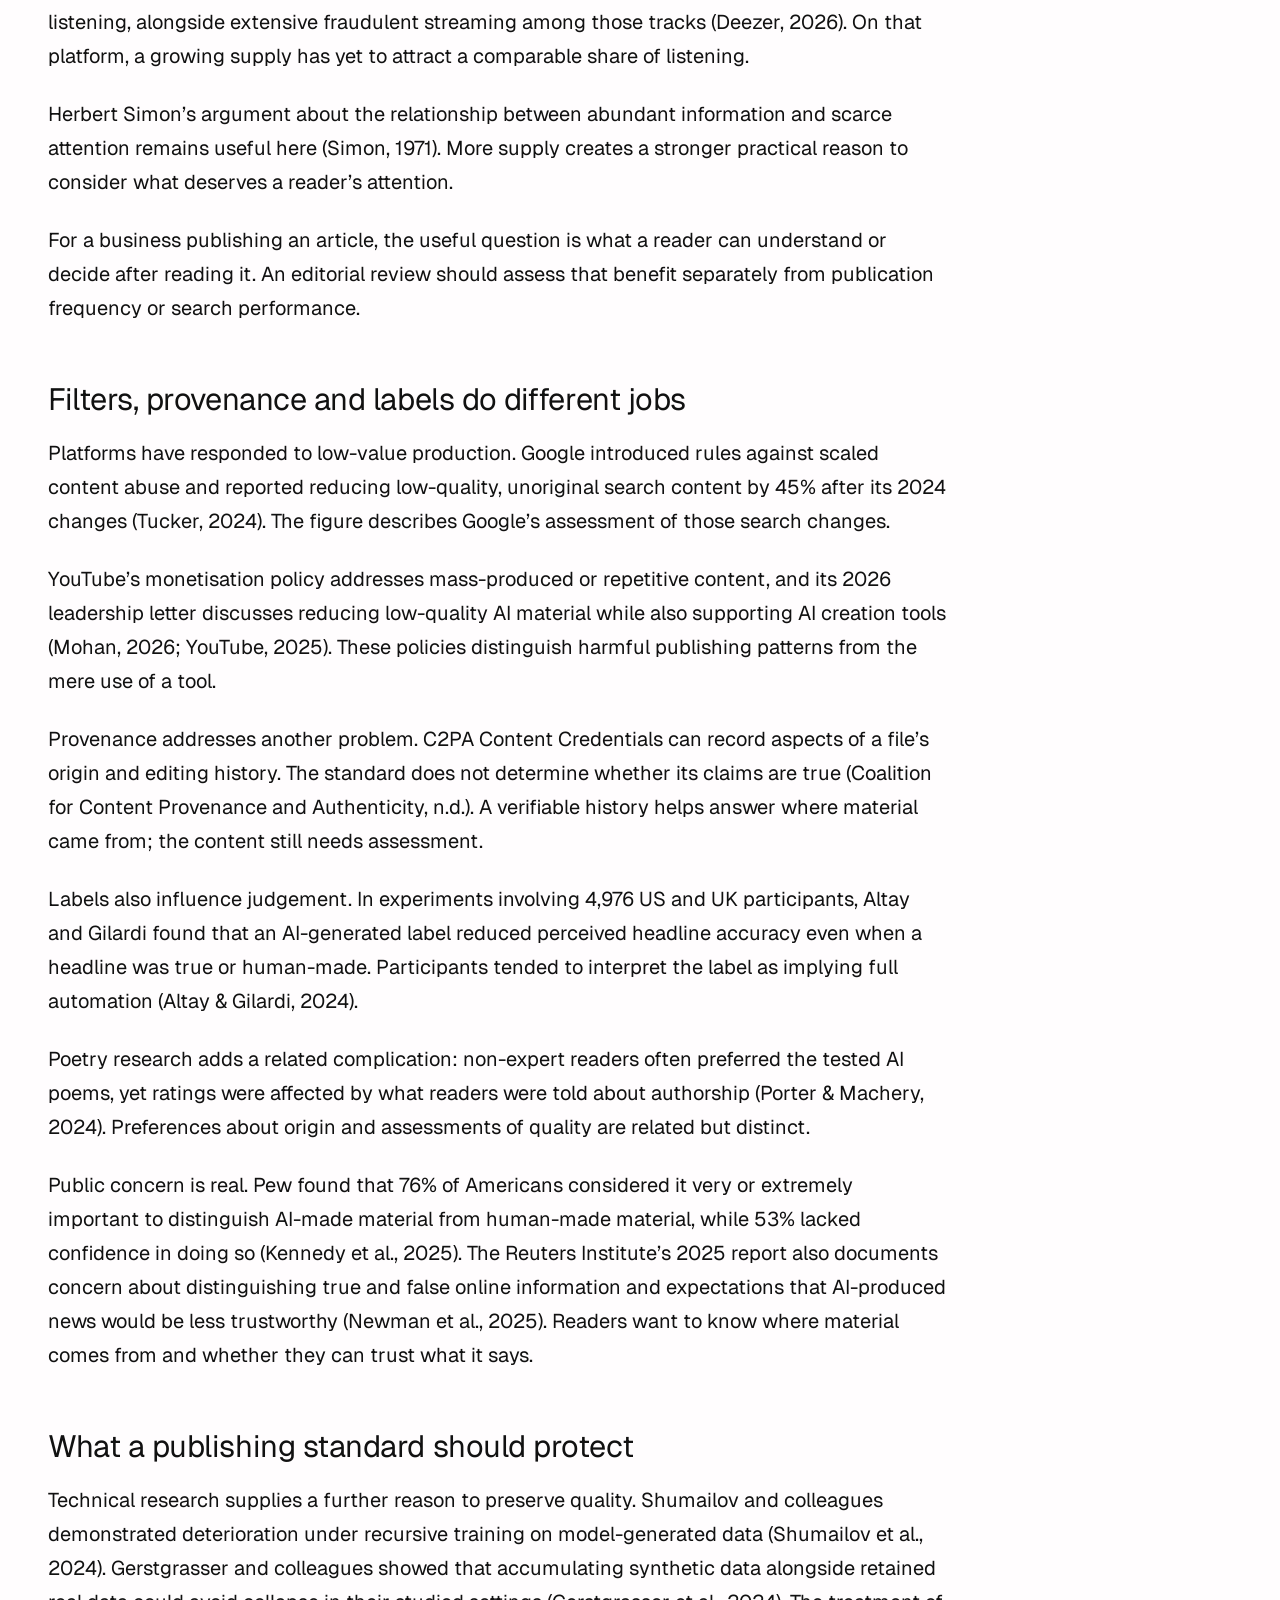
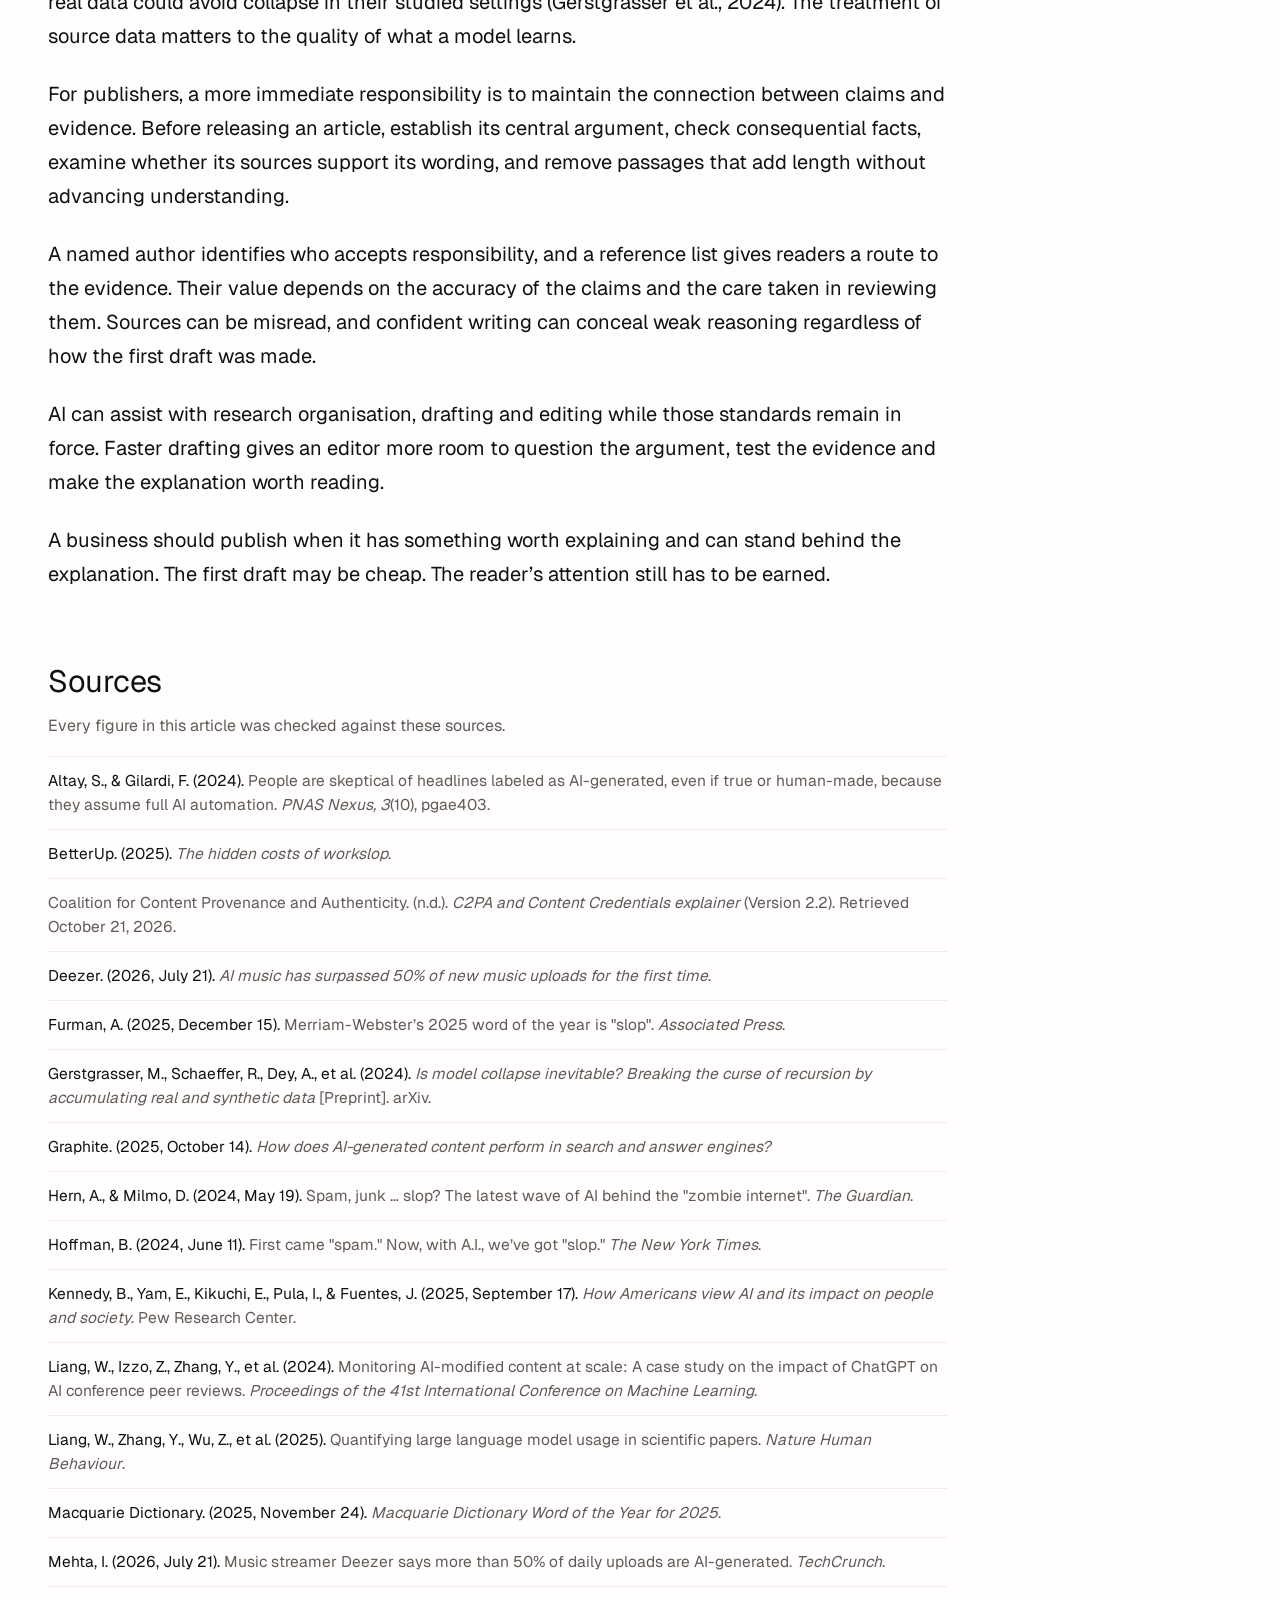
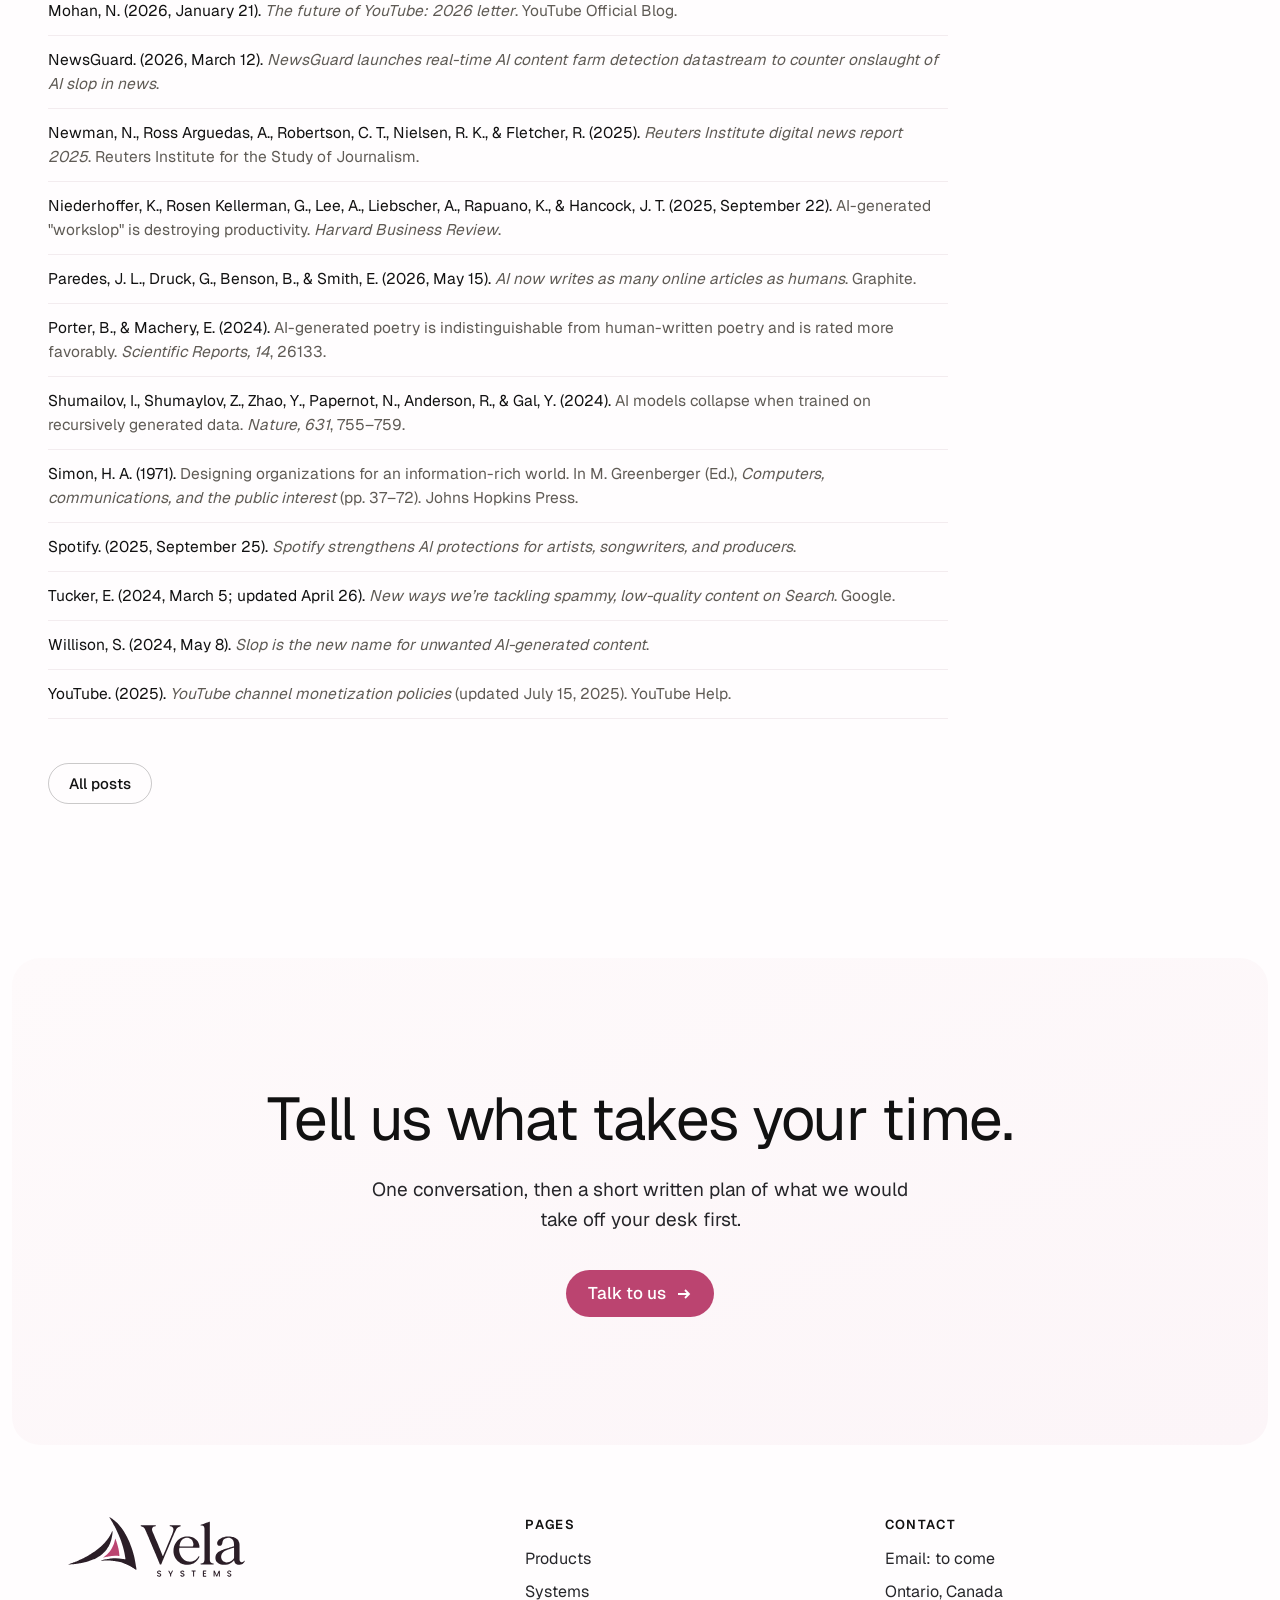
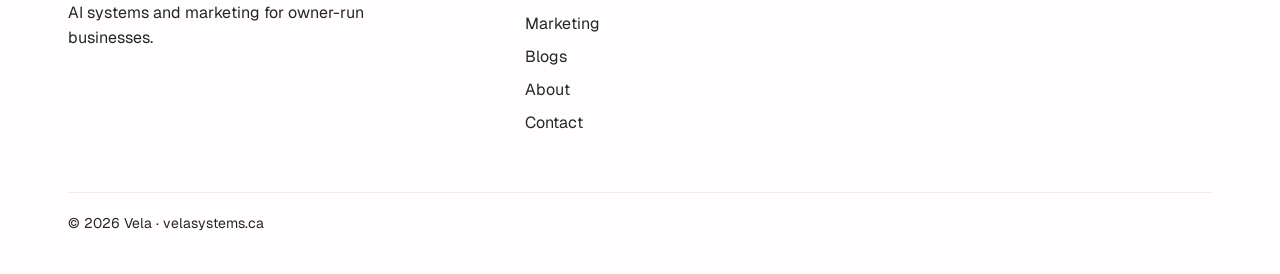
<file: blog/the-era-of-ai-slop.html>
<!DOCTYPE html>
<html lang="en">
<head>
<meta charset="utf-8">
<meta name="robots" content="noindex, nofollow">
<meta name="viewport" content="width=device-width, initial-scale=1">
<title>The era of artificial intelligence slop: what makes content worth publishing · Vela</title>
<link rel="icon" href="../media/logo/favicon.svg" type="image/svg+xml">
<link rel="icon" href="../media/logo/favicon-32.png" sizes="32x32" type="image/png">
<link rel="apple-touch-icon" href="../media/logo/apple-touch-icon.png">
<meta name="description" content="AI makes content easier to produce. Clear arguments, sound evidence and editorial judgement make it worth reading.">
<link rel="preconnect" href="https://fonts.googleapis.com">
<link rel="preconnect" href="https://fonts.gstatic.com" crossorigin>
<link href="https://fonts.googleapis.com/css2?family=Geist:wght@400;500;600&display=swap" rel="stylesheet"><!-- DL-126: Geist for headings and body -->
<link rel="stylesheet" href="../menu.css"><!-- DL-128: Products menu -->
<link rel="stylesheet" href="notes.css">
</head>
<body>
<!-- Generated by blog/build.py from blog/posts/. Edit the post file, not this page. -->
<header class="top" id="top">
  <div class="row">
    <a class="logo" href="../index.html" aria-label="Vela Systems home"><img src="../media/logo/vela-logo.svg" alt="" width="118" height="40"></a>
    <nav aria-label="Main">
      <a class="nav-prod" href="../products.html">Products</a>
      <a href="../systems.html">Systems</a>
      <a href="../marketing.html">Marketing</a>
      <a href="index.html">Blogs</a>
      <a href="../index.html#who">About</a>
    </nav>
    <a class="btn btn-rasp cta" href="../contact.html">Talk to us</a>
  </div>
</header>
<main>
<article class="art art-has-hero">
  <header class="art-hero" style="--ar:2600/1103">
    <img src="../media/blog/wide/the-era-of-ai-slop.jpg" alt="">
    <div class="art-hero-in">
      <h1 class="art-h1">The era of artificial intelligence slop: what makes content worth publishing</h1>
      <p class="art-meta"><span>Published <time datetime="2026-08-19">19 August 2026</time></span><span class="art-dot" aria-hidden="true"></span><span>6 min read</span></p>
    </div>
  </header>
  <div class="art-head art-head-after">
    <div class="art-by art-by-lg"><span class="art-by-l">Written by</span><span class="art-author"><img src="../media/people/fahad-ishtiaq-sketch.jpg" alt="" width="64" height="64"><span><b>Fahad Ishtiaq</b><span class="art-role">Founder, Vela</span></span></span></div>
    
  </div>
  <div class="note-body art-body">
<p>A business can now produce more articles, messages and reports with less drafting effort. Whether anyone benefits from the additional output is a separate question.</p>
<p>The word “slop” captures a particular failure: material produced with little care for its usefulness or the effort it imposes on others. Merriam-Webster selected it as its 2025 word of the year, while Macquarie chose “AI slop” (Furman, 2025; Macquarie Dictionary, 2025). The term names a frustration readers already recognise: more material to get through, with little reason to keep reading.</p>
<p>Simon Willison’s early discussion emphasised unwanted, unreviewed AI-generated material (Willison, 2024). Coverage in The Guardian and The New York Times helped bring the term to a wider audience (Hern &amp; Milmo, 2024; Hoffman, 2024).</p>
<p>The distinction matters for businesses using AI. Generated text can be useful, and human-written text can be empty. The editorial question is whether a piece gives its intended reader something accurate, relevant and worth the time required to understand it.</p>
<h2>Production at a new scale</h2>
<p>Attempts to measure AI-generated content illustrate the scale of production and the limits of detection.</p>
<p>Graphite’s analysis of English-language articles sampled from Common Crawl estimates that around half of newly published articles were primarily AI-generated by early 2026. It uses three detectors and reports tests of their accuracy (Paredes et al., 2026). The estimate classifies authorship in that sample; it does not measure quality.</p>
<p>NewsGuard separately reported identifying more than 3,000 AI content-farm sites by March 2026 (NewsGuard, 2026). The sites meet NewsGuard’s criteria for low-quality, AI-generated publishing.</p>
<p>Music offers another view of supply. Deezer reported that fully AI-generated tracks exceeded half of daily new deliveries on peak days in June 2026, with roughly 90,000 such tracks arriving per day (Deezer, 2026; Mehta, 2026). Spotify reported removing more than 75 million spam tracks over twelve months (Spotify, 2025). Spam is the relevant category in Spotify’s figure; it should not be read as a count of confirmed AI-generated tracks.</p>
<p>Academic writing is also changing. Research analysing more than 1.1 million papers estimated growing use of LLM-modified language (Liang et al., 2025). A separate study estimated that 6.5% to 16.9% of text in reviews at four AI conferences may have been substantially modified by LLMs (Liang et al., 2024). These studies measure changes in language, leaving the quality of the underlying research and review to be assessed separately.</p>
<p>Across publishing, music and research, production is changing quickly. The editorial task is to decide which of that output deserves an audience.</p>
<h2>The effort can move to the reader</h2>
<p>For a business, the most immediate cost may be the work an output creates downstream.</p>
<p>BetterUp and Stanford researchers use “workslop” for professional material that looks complete but lacks the substance needed to advance a task. Their survey-based research describes recipients spending effort interpreting and repairing such work, alongside negative judgements about its senders (BetterUp, 2025; Niederhoffer et al., 2025).</p>
<p>Consider a hypothetical market-analysis report. It arrives on time, uses polished language and recommends three priorities. Yet its figures lack traceable sources, its categories overlap and its recommendations could apply to almost any company. The author has finished drafting; the recipient must now perform the analysis.</p>
<p>That is the operational failure worth addressing. The relevant measure is how much useful work the document enables after verification, interpretation and correction are counted. A longer report may simply provide more surface area for the missing reasoning.</p>
<h2>Abundance does not establish demand</h2>
<p>Producing a large share of new material does not mean attracting a corresponding share of attention.</p>
<p>In a separate study, Graphite classified 86% of sampled articles ranking in Google Search as human-written and 14% as AI-generated. The study did not evaluate heavily human-edited AI assistance (Graphite, 2025). In that sample, human-written articles still occupied most ranking positions.</p>
<p>Deezer likewise reports a substantial difference between AI-generated uploads and their share of listening, alongside extensive fraudulent streaming among those tracks (Deezer, 2026). On that platform, a growing supply has yet to attract a comparable share of listening.</p>
<p>Herbert Simon’s argument about the relationship between abundant information and scarce attention remains useful here (Simon, 1971). More supply creates a stronger practical reason to consider what deserves a reader’s attention.</p>
<p>For a business publishing an article, the useful question is what a reader can understand or decide after reading it. An editorial review should assess that benefit separately from publication frequency or search performance.</p>
<h2>Filters, provenance and labels do different jobs</h2>
<p>Platforms have responded to low-value production. Google introduced rules against scaled content abuse and reported reducing low-quality, unoriginal search content by 45% after its 2024 changes (Tucker, 2024). The figure describes Google’s assessment of those search changes.</p>
<p>YouTube’s monetisation policy addresses mass-produced or repetitive content, and its 2026 leadership letter discusses reducing low-quality AI material while also supporting AI creation tools (Mohan, 2026; YouTube, 2025). These policies distinguish harmful publishing patterns from the mere use of a tool.</p>
<p>Provenance addresses another problem. C2PA Content Credentials can record aspects of a file’s origin and editing history. The standard does not determine whether its claims are true (Coalition for Content Provenance and Authenticity, n.d.). A verifiable history helps answer where material came from; the content still needs assessment.</p>
<p>Labels also influence judgement. In experiments involving 4,976 US and UK participants, Altay and Gilardi found that an AI-generated label reduced perceived headline accuracy even when a headline was true or human-made. Participants tended to interpret the label as implying full automation (Altay &amp; Gilardi, 2024).</p>
<p>Poetry research adds a related complication: non-expert readers often preferred the tested AI poems, yet ratings were affected by what readers were told about authorship (Porter &amp; Machery, 2024). Preferences about origin and assessments of quality are related but distinct.</p>
<p>Public concern is real. Pew found that 76% of Americans considered it very or extremely important to distinguish AI-made material from human-made material, while 53% lacked confidence in doing so (Kennedy et al., 2025). The Reuters Institute’s 2025 report also documents concern about distinguishing true and false online information and expectations that AI-produced news would be less trustworthy (Newman et al., 2025). Readers want to know where material comes from and whether they can trust what it says.</p>
<h2>What a publishing standard should protect</h2>
<p>Technical research supplies a further reason to preserve quality. Shumailov and colleagues demonstrated deterioration under recursive training on model-generated data (Shumailov et al., 2024). Gerstgrasser and colleagues showed that accumulating synthetic data alongside retained real data could avoid collapse in their studied settings (Gerstgrasser et al., 2024). The treatment of source data matters to the quality of what a model learns.</p>
<p>For publishers, a more immediate responsibility is to maintain the connection between claims and evidence. Before releasing an article, establish its central argument, check consequential facts, examine whether its sources support its wording, and remove passages that add length without advancing understanding.</p>
<p>A named author identifies who accepts responsibility, and a reference list gives readers a route to the evidence. Their value depends on the accuracy of the claims and the care taken in reviewing them. Sources can be misread, and confident writing can conceal weak reasoning regardless of how the first draft was made.</p>
<p>AI can assist with research organisation, drafting and editing while those standards remain in force. Faster drafting gives an editor more room to question the argument, test the evidence and make the explanation worth reading.</p>
<p>A business should publish when it has something worth explaining and can stand behind the explanation. The first draft may be cheap. The reader’s attention still has to be earned.</p>
<h2 id="sources" class="refs-h">Sources</h2><p class="refs-note">Every figure in this article was checked against these sources.</p>
<ul class="refs"><li><a class="ref" href="https://doi.org/10.1093/pnasnexus/pgae403" target="_blank" rel="noopener"><span class="ref-who">Altay, S., &amp; Gilardi, F. (2024).</span> People are skeptical of headlines labeled as AI-generated, even if true or human-made, because they assume full AI automation. <em>PNAS Nexus, 3</em>(10), pgae403.</a></li><li><a class="ref" href="https://www.betterup.com/blog/hidden-costs-workslop" target="_blank" rel="noopener"><span class="ref-who">BetterUp. (2025).</span> <em>The hidden costs of workslop</em>.</a></li><li><a class="ref" href="https://spec.c2pa.org/specifications/specifications/2.2/explainer/Explainer.html" target="_blank" rel="noopener">Coalition for Content Provenance and Authenticity. (n.d.). <em>C2PA and Content Credentials explainer</em> (Version 2.2). Retrieved October 21, 2026.</a></li><li><a class="ref" href="https://newsroom-deezer.com/2026/07/ai-music-exceeds-50-percent-daily-uploads-deezer/" target="_blank" rel="noopener"><span class="ref-who">Deezer. (2026, July 21).</span> <em>AI music has surpassed 50% of new music uploads for the first time</em>.</a></li><li><a class="ref" href="https://abc7news.com/post/merriam-websters-2025-word-year-is-slop/18288780/" target="_blank" rel="noopener"><span class="ref-who">Furman, A. (2025, December 15).</span> Merriam-Webster’s 2025 word of the year is "slop". <em>Associated Press</em>.</a></li><li><a class="ref" href="https://arxiv.org/abs/2404.01413" target="_blank" rel="noopener"><span class="ref-who">Gerstgrasser, M., Schaeffer, R., Dey, A., et al. (2024).</span> <em>Is model collapse inevitable? Breaking the curse of recursion by accumulating real and synthetic data</em> [Preprint]. arXiv.</a></li><li><a class="ref" href="https://graphite.io/five-percent/research/ai-content-in-search-and-llms" target="_blank" rel="noopener"><span class="ref-who">Graphite. (2025, October 14).</span> <em>How does AI-generated content perform in search and answer engines?</em></a></li><li><a class="ref" href="https://www.theguardian.com/technology/article/2024/may/19/spam-junk-slop-the-latest-wave-of-ai-behind-the-zombie-internet" target="_blank" rel="noopener"><span class="ref-who">Hern, A., &amp; Milmo, D. (2024, May 19).</span> Spam, junk … slop? The latest wave of AI behind the "zombie internet". <em>The Guardian</em>.</a></li><li><a class="ref" href="https://www.nytimes.com/2024/06/11/style/ai-search-slop.html" target="_blank" rel="noopener"><span class="ref-who">Hoffman, B. (2024, June 11).</span> First came "spam." Now, with A.I., we’ve got "slop." <em>The New York Times</em>.</a></li><li><a class="ref" href="https://www.pewresearch.org/science/2025/09/17/how-americans-view-ai-and-its-impact-on-people-and-society/" target="_blank" rel="noopener"><span class="ref-who">Kennedy, B., Yam, E., Kikuchi, E., Pula, I., &amp; Fuentes, J. (2025, September 17).</span> <em>How Americans view AI and its impact on people and society</em>. Pew Research Center.</a></li><li><a class="ref" href="https://arxiv.org/abs/2403.07183" target="_blank" rel="noopener"><span class="ref-who">Liang, W., Izzo, Z., Zhang, Y., et al. (2024).</span> Monitoring AI-modified content at scale: A case study on the impact of ChatGPT on AI conference peer reviews. <em>Proceedings of the 41st International Conference on Machine Learning</em>.</a></li><li><a class="ref" href="https://doi.org/10.1038/s41562-025-02273-8" target="_blank" rel="noopener"><span class="ref-who">Liang, W., Zhang, Y., Wu, Z., et al. (2025).</span> Quantifying large language model usage in scientific papers. <em>Nature Human Behaviour</em>.</a></li><li><a class="ref" href="https://www.macquariedictionary.com.au/macquarie-dictionary-word-of-the-year-for-2025/" target="_blank" rel="noopener"><span class="ref-who">Macquarie Dictionary. (2025, November 24).</span> <em>Macquarie Dictionary Word of the Year for 2025</em>.</a></li><li><a class="ref" href="https://techcrunch.com/2026/07/21/music-streamer-deezer-says-more-than-50-of-daily-uploads-are-ai-generated/" target="_blank" rel="noopener"><span class="ref-who">Mehta, I. (2026, July 21).</span> Music streamer Deezer says more than 50% of daily uploads are AI-generated. <em>TechCrunch</em>.</a></li><li><a class="ref" href="https://blog.youtube/inside-youtube/the-future-of-youtube-2026/" target="_blank" rel="noopener"><span class="ref-who">Mohan, N. (2026, January 21).</span> <em>The future of YouTube: 2026 letter</em>. YouTube Official Blog.</a></li><li><a class="ref" href="https://newsguardtech.com/press/newsguard-launches-real-time-ai-content-farm-detection-datastream-to-counter-onslaught-of-ai-slop-in-news" target="_blank" rel="noopener"><span class="ref-who">NewsGuard. (2026, March 12).</span> <em>NewsGuard launches real-time AI content farm detection datastream to counter onslaught of AI slop in news</em>.</a></li><li><a class="ref" href="https://reutersinstitute.politics.ox.ac.uk/digital-news-report/2025/dnr-executive-summary" target="_blank" rel="noopener"><span class="ref-who">Newman, N., Ross Arguedas, A., Robertson, C. T., Nielsen, R. K., &amp; Fletcher, R. (2025).</span> <em>Reuters Institute digital news report 2025</em>. Reuters Institute for the Study of Journalism.</a></li><li><a class="ref" href="https://hbr.org/2025/09/ai-generated-workslop-is-destroying-productivity" target="_blank" rel="noopener"><span class="ref-who">Niederhoffer, K., Rosen Kellerman, G., Lee, A., Liebscher, A., Rapuano, K., &amp; Hancock, J. T. (2025, September 22).</span> AI-generated "workslop" is destroying productivity. <em>Harvard Business Review</em>.</a></li><li><a class="ref" href="https://graphite.io/five-percent/research/ai-now-writes-as-many-online-articles-as-humans-do" target="_blank" rel="noopener"><span class="ref-who">Paredes, J. L., Druck, G., Benson, B., &amp; Smith, E. (2026, May 15).</span> <em>AI now writes as many online articles as humans</em>. Graphite.</a></li><li><a class="ref" href="https://doi.org/10.1038/s41598-024-76900-1" target="_blank" rel="noopener"><span class="ref-who">Porter, B., &amp; Machery, E. (2024).</span> AI-generated poetry is indistinguishable from human-written poetry and is rated more favorably. <em>Scientific Reports, 14</em>, 26133.</a></li><li><a class="ref" href="https://doi.org/10.1038/s41586-024-07566-y" target="_blank" rel="noopener"><span class="ref-who">Shumailov, I., Shumaylov, Z., Zhao, Y., Papernot, N., Anderson, R., &amp; Gal, Y. (2024).</span> AI models collapse when trained on recursively generated data. <em>Nature, 631</em>, 755–759.</a></li><li><span class="ref"><span class="ref-who">Simon, H. A. (1971).</span> Designing organizations for an information-rich world. In M. Greenberger (Ed.), <em>Computers, communications, and the public interest</em> (pp. 37–72). Johns Hopkins Press.</span></li><li><a class="ref" href="https://newsroom.spotify.com/2025-09-25/spotify-strengthens-ai-protections/" target="_blank" rel="noopener"><span class="ref-who">Spotify. (2025, September 25).</span> <em>Spotify strengthens AI protections for artists, songwriters, and producers</em>.</a></li><li><a class="ref" href="https://blog.google/products/search/google-search-update-march-2024/" target="_blank" rel="noopener"><span class="ref-who">Tucker, E. (2024, March 5; updated April 26).</span> <em>New ways we’re tackling spammy, low-quality content on Search</em>. Google.</a></li><li><a class="ref" href="https://simonwillison.net/2024/May/8/slop/" target="_blank" rel="noopener"><span class="ref-who">Willison, S. (2024, May 8).</span> <em>Slop is the new name for unwanted AI-generated content</em>.</a></li><li><a class="ref" href="https://support.google.com/youtube/answer/1311392" target="_blank" rel="noopener"><span class="ref-who">YouTube. (2025).</span> <em>YouTube channel monetization policies</em> (updated July 15, 2025). YouTube Help.</a></li></ul>
  </div>
  <p class="art-back"><a class="btn btn-line" href="index.html">All posts</a></p>
</article>
<section class="note-talk">
  <div class="wrap center">
    <h2 class="h2">Tell us what takes your time.</h2>
    <p class="lede">One conversation, then a short written plan of what we would take off your desk first.</p>
    <p class="go"><a class="btn btn-rasp" href="../contact.html">Talk to us <svg viewBox="0 0 16 16" fill="none" stroke="currentColor" stroke-width="1.8" aria-hidden="true"><path d="M2 8h11M9 4l4 4-4 4"/></svg></a></p>
  </div>
</section>
</main>
<footer>
  <div class="wrap">
    <div class="top-row">
      <div><a class="logo" href="../index.html" aria-label="Vela Systems home"><img src="../media/logo/vela-logo.svg" alt="" width="118" height="40"></a><p class="tag">AI systems and marketing for owner-run businesses.</p></div>
      <div><h4>Pages</h4><ul><li><a href="../products.html">Products</a></li><li><a href="../systems.html">Systems</a></li><li><a href="../marketing.html">Marketing</a></li><li><a href="index.html">Blogs</a></li><li><a href="../index.html#who">About</a></li><li><a href="../contact.html">Contact</a></li></ul></div>
      <div><h4>Contact</h4><ul><li>Email: to come</li><li>Ontario, Canada</li></ul></div>
    </div>
    <div class="legal"><span>© 2026 Vela · velasystems.ca</span></div>
  </div>
</footer>
<script>
(() => {
  const top = document.getElementById('top');
  const setTop = () => top.classList.toggle('up', scrollY > 30);
  addEventListener('scroll', setTop, {passive:true}); setTop();
  const rv = [...document.querySelectorAll('.rv')];
  if (matchMedia('(prefers-reduced-motion: reduce)').matches || !('IntersectionObserver' in window)) rv.forEach(e => e.classList.add('in'));
  else { const io = new IntersectionObserver(es => es.forEach(e => { if (e.isIntersecting) { io.unobserve(e.target); e.target.classList.add('in'); } })); rv.forEach(e => io.observe(e)); }
  window.__revealAll = () => rv.forEach(e => e.classList.add('in'));
})();
</script>
<script src="../menu.js" defer></script>
</body>
</html>
</file>
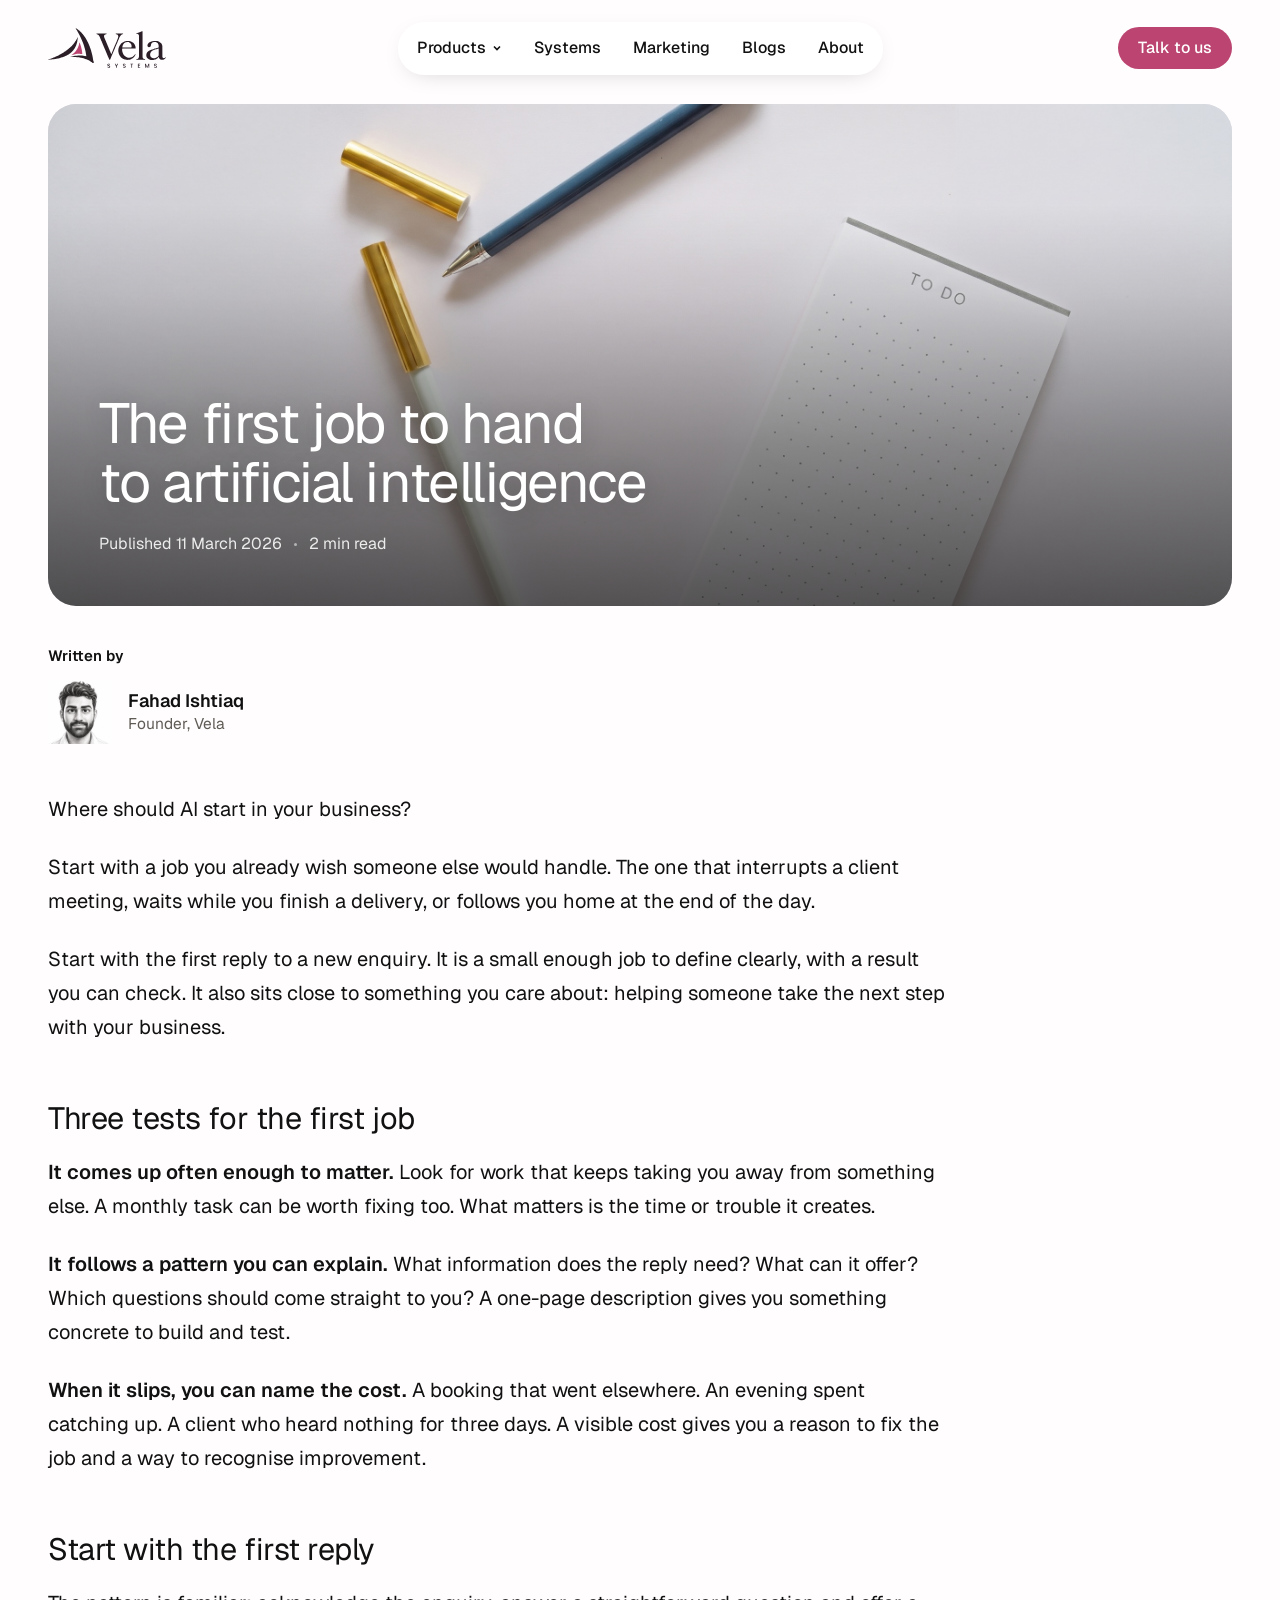
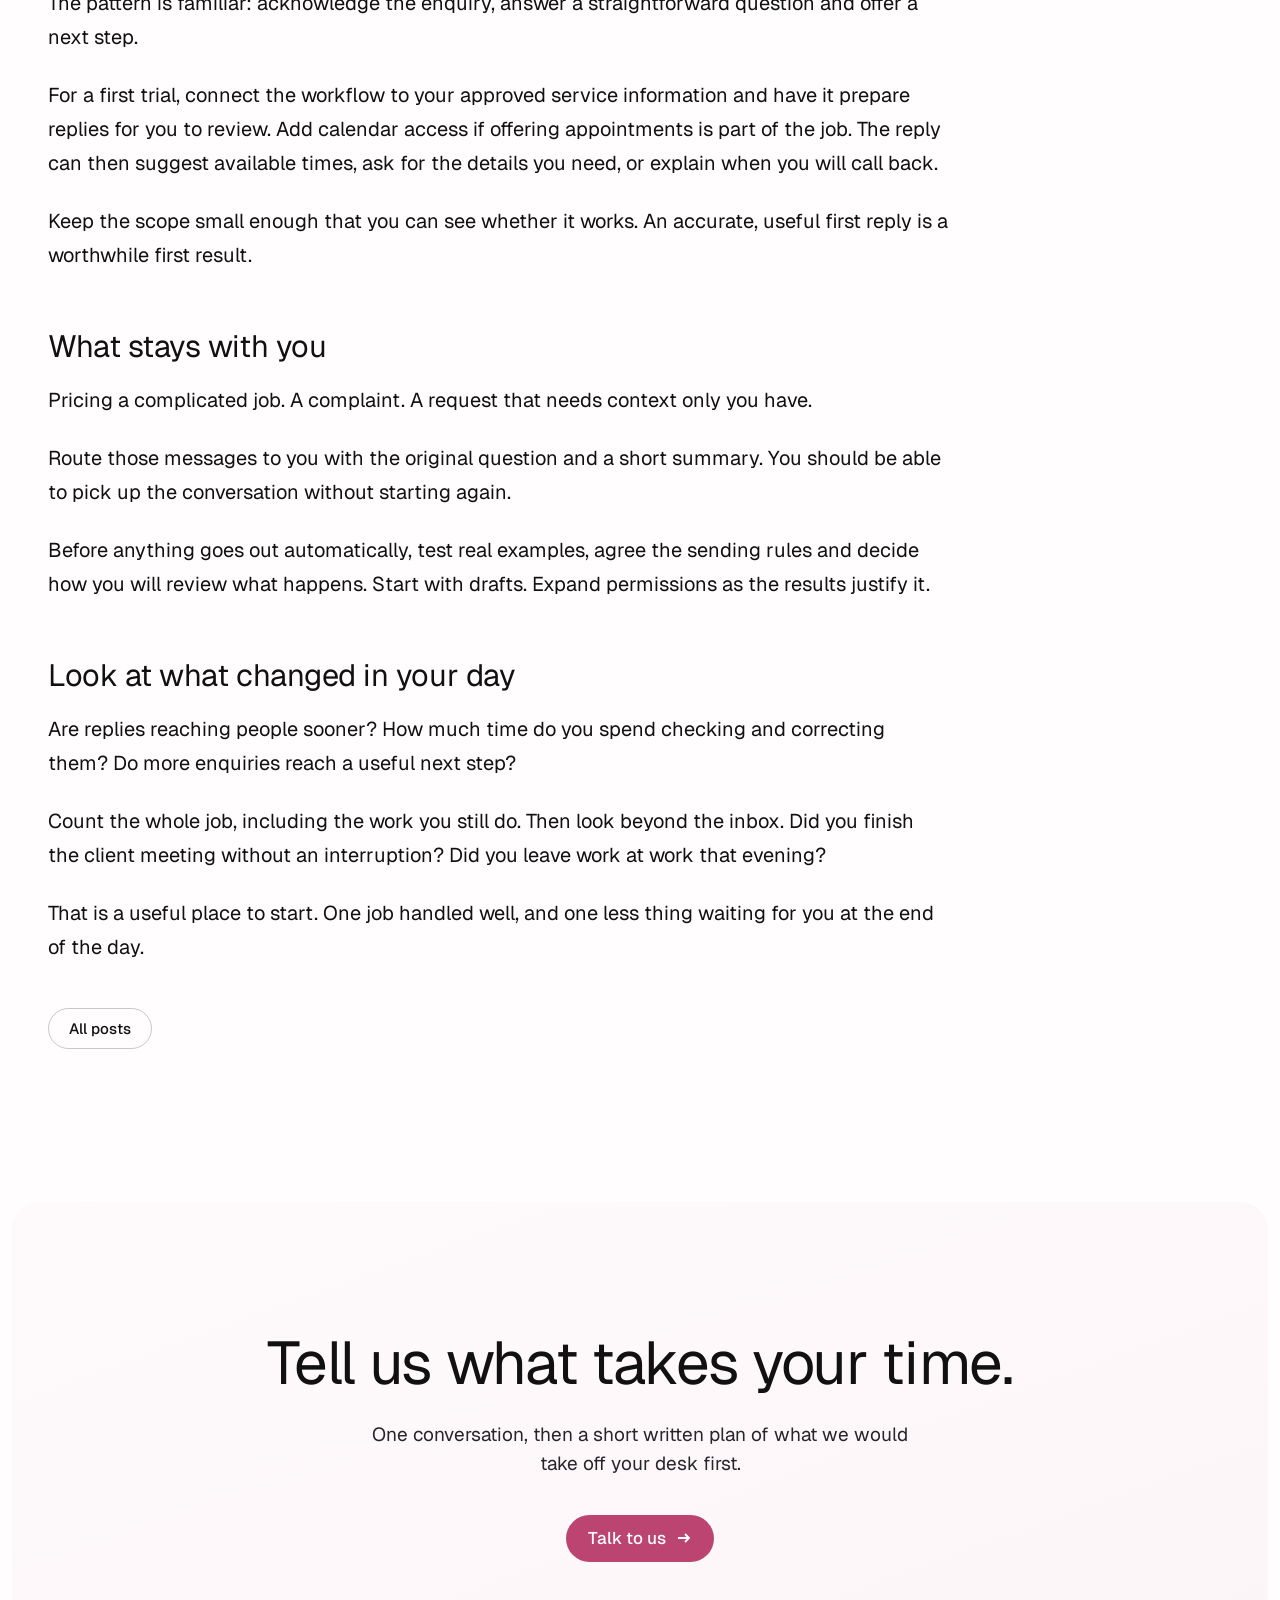
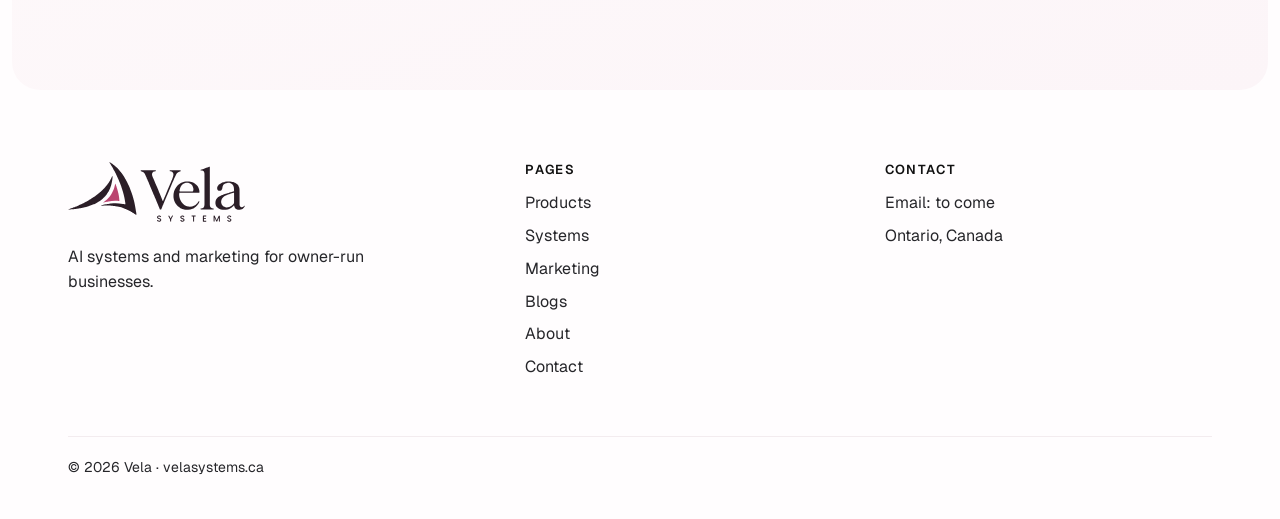
<file: blog/the-first-job-to-hand-to-ai.html>
<!DOCTYPE html>
<html lang="en">
<head>
<meta charset="utf-8">
<meta name="robots" content="noindex, nofollow">
<meta name="viewport" content="width=device-width, initial-scale=1">
<title>The first job to hand to artificial intelligence · Vela</title>
<link rel="icon" href="../media/logo/favicon.svg" type="image/svg+xml">
<link rel="icon" href="../media/logo/favicon-32.png" sizes="32x32" type="image/png">
<link rel="apple-touch-icon" href="../media/logo/apple-touch-icon.png">
<meta name="description" content="Start with the first reply to a new enquiry. Give it a clear job, keep unusual requests with you, and measure the time it gives back.">
<link rel="preconnect" href="https://fonts.googleapis.com">
<link rel="preconnect" href="https://fonts.gstatic.com" crossorigin>
<link href="https://fonts.googleapis.com/css2?family=Geist:wght@400;500;600&display=swap" rel="stylesheet"><!-- DL-126: Geist for headings and body -->
<link rel="stylesheet" href="../menu.css"><!-- DL-128: Products menu -->
<link rel="stylesheet" href="notes.css">
</head>
<body>
<!-- Generated by blog/build.py from blog/posts/. Edit the post file, not this page. -->
<header class="top" id="top">
  <div class="row">
    <a class="logo" href="../index.html" aria-label="Vela Systems home"><img src="../media/logo/vela-logo.svg" alt="" width="118" height="40"></a>
    <nav aria-label="Main">
      <a class="nav-prod" href="../products.html">Products</a>
      <a href="../systems.html">Systems</a>
      <a href="../marketing.html">Marketing</a>
      <a href="index.html">Blogs</a>
      <a href="../index.html#who">About</a>
    </nav>
    <a class="btn btn-rasp cta" href="../contact.html">Talk to us</a>
  </div>
</header>
<main>
<article class="art art-has-hero">
  <header class="art-hero" style="--ar:2600/1103">
    <img src="../media/blog/wide/the-first-job-to-hand-to-ai.jpg" alt="">
    <div class="art-hero-in">
      <h1 class="art-h1">The first job to hand to artificial intelligence</h1>
      <p class="art-meta"><span>Published <time datetime="2026-03-11">11 March 2026</time></span><span class="art-dot" aria-hidden="true"></span><span>2 min read</span></p>
    </div>
  </header>
  <div class="art-head art-head-after">
    <div class="art-by art-by-lg"><span class="art-by-l">Written by</span><span class="art-author"><img src="../media/people/fahad-ishtiaq-sketch.jpg" alt="" width="64" height="64"><span><b>Fahad Ishtiaq</b><span class="art-role">Founder, Vela</span></span></span></div>
    
  </div>
  <div class="note-body art-body">
<p>Where should AI start in your business?</p>
<p>Start with a job you already wish someone else would handle. The one that interrupts a client meeting, waits while you finish a delivery, or follows you home at the end of the day.</p>
<p>Start with the first reply to a new enquiry. It is a small enough job to define clearly, with a result you can check. It also sits close to something you care about: helping someone take the next step with your business.</p>
<h2>Three tests for the first job</h2>
<p><strong>It comes up often enough to matter.</strong> Look for work that keeps taking you away from something else. A monthly task can be worth fixing too. What matters is the time or trouble it creates.</p>
<p><strong>It follows a pattern you can explain.</strong> What information does the reply need? What can it offer? Which questions should come straight to you? A one-page description gives you something concrete to build and test.</p>
<p><strong>When it slips, you can name the cost.</strong> A booking that went elsewhere. An evening spent catching up. A client who heard nothing for three days. A visible cost gives you a reason to fix the job and a way to recognise improvement.</p>
<h2>Start with the first reply</h2>
<p>The pattern is familiar: acknowledge the enquiry, answer a straightforward question and offer a next step.</p>
<p>For a first trial, connect the workflow to your approved service information and have it prepare replies for you to review. Add calendar access if offering appointments is part of the job. The reply can then suggest available times, ask for the details you need, or explain when you will call back.</p>
<p>Keep the scope small enough that you can see whether it works. An accurate, useful first reply is a worthwhile first result.</p>
<h2>What stays with you</h2>
<p>Pricing a complicated job. A complaint. A request that needs context only you have.</p>
<p>Route those messages to you with the original question and a short summary. You should be able to pick up the conversation without starting again.</p>
<p>Before anything goes out automatically, test real examples, agree the sending rules and decide how you will review what happens. Start with drafts. Expand permissions as the results justify it.</p>
<h2>Look at what changed in your day</h2>
<p>Are replies reaching people sooner? How much time do you spend checking and correcting them? Do more enquiries reach a useful next step?</p>
<p>Count the whole job, including the work you still do. Then look beyond the inbox. Did you finish the client meeting without an interruption? Did you leave work at work that evening?</p>
<p>That is a useful place to start. One job handled well, and one less thing waiting for you at the end of the day.</p>
  </div>
  <p class="art-back"><a class="btn btn-line" href="index.html">All posts</a></p>
</article>
<section class="note-talk">
  <div class="wrap center">
    <h2 class="h2">Tell us what takes your time.</h2>
    <p class="lede">One conversation, then a short written plan of what we would take off your desk first.</p>
    <p class="go"><a class="btn btn-rasp" href="../contact.html">Talk to us <svg viewBox="0 0 16 16" fill="none" stroke="currentColor" stroke-width="1.8" aria-hidden="true"><path d="M2 8h11M9 4l4 4-4 4"/></svg></a></p>
  </div>
</section>
</main>
<footer>
  <div class="wrap">
    <div class="top-row">
      <div><a class="logo" href="../index.html" aria-label="Vela Systems home"><img src="../media/logo/vela-logo.svg" alt="" width="118" height="40"></a><p class="tag">AI systems and marketing for owner-run businesses.</p></div>
      <div><h4>Pages</h4><ul><li><a href="../products.html">Products</a></li><li><a href="../systems.html">Systems</a></li><li><a href="../marketing.html">Marketing</a></li><li><a href="index.html">Blogs</a></li><li><a href="../index.html#who">About</a></li><li><a href="../contact.html">Contact</a></li></ul></div>
      <div><h4>Contact</h4><ul><li>Email: to come</li><li>Ontario, Canada</li></ul></div>
    </div>
    <div class="legal"><span>© 2026 Vela · velasystems.ca</span></div>
  </div>
</footer>
<script>
(() => {
  const top = document.getElementById('top');
  const setTop = () => top.classList.toggle('up', scrollY > 30);
  addEventListener('scroll', setTop, {passive:true}); setTop();
  const rv = [...document.querySelectorAll('.rv')];
  if (matchMedia('(prefers-reduced-motion: reduce)').matches || !('IntersectionObserver' in window)) rv.forEach(e => e.classList.add('in'));
  else { const io = new IntersectionObserver(es => es.forEach(e => { if (e.isIntersecting) { io.unobserve(e.target); e.target.classList.add('in'); } })); rv.forEach(e => io.observe(e)); }
  window.__revealAll = () => rv.forEach(e => e.classList.add('in'));
})();
</script>
<script src="../menu.js" defer></script>
</body>
</html>
</file>
<file: menu.css>
/* Products menu (DL-128, 2026-10-27): the Sierra-style panel from the 2026-10-27 products demo, in the site's Geist and
   light pink. Every page loads this file and menu.js; the nav keeps a plain "Products" link, so it works without script. */
.top nav a.nav-prod{display:inline-flex;align-items:center;gap:6px}
.top nav a.nav-prod svg{width:10px;height:10px;transition:transform .25s}
.top nav a.nav-prod[aria-expanded="true"]{background:rgba(17,17,17,.06)}
.top nav a.nav-prod[aria-expanded="true"] svg{transform:rotate(180deg)}
.mega{position:absolute;left:var(--gut);right:var(--gut);top:calc(100% + 14px);background:#fff;border-radius:22px;
  box-shadow:0 40px 90px -40px rgba(17,17,17,.4),0 2px 8px rgba(17,17,17,.06);padding:30px 34px 24px;
  opacity:0;visibility:hidden;transform:translateY(-6px);transition:opacity .22s ease,transform .22s ease,visibility 0s linear .22s;text-align:left}
.mega.open{opacity:1;visibility:visible;transform:none;transition:opacity .22s ease,transform .22s ease}
.mega::before{content:"";position:absolute;left:0;right:0;top:-16px;height:16px} /* keeps the hover alive across the gap */
.mega .mt{display:flex;justify-content:space-between;align-items:center;gap:20px;padding-bottom:22px;border-bottom:1px solid var(--line)}
.mega .mt h2{font:400 30px/1.1 var(--head);color:var(--ink);letter-spacing:-.015em}
.mega .mt p{margin-top:6px;font-size:16px;color:var(--body)}
.mega .mt .all{display:inline-flex;align-items:center;gap:10px;font:500 16px/1 var(--sans);padding:13px 20px;border-radius:999px;background:var(--linen-2);color:var(--ink);text-decoration:none;white-space:nowrap}
.mega .mt .all svg{width:15px;height:15px}
.mega .cols{display:grid;grid-template-columns:repeat(4,1fr);gap:28px;padding:26px 0 22px}
.mega .st{font-size:14px;color:var(--mute);margin-bottom:20px}
.mega .cols a{display:block;text-decoration:none;border-radius:14px;padding:12px;margin:-12px;transition:background .25s}
.mega .cols a:hover,.mega .cols a:focus-visible{background:var(--linen)}
.mega .pn{display:block;font:400 24px/1.15 var(--head);color:var(--ink);letter-spacing:-.01em}
.mega .pc{display:block;font:600 12px/1.2 var(--sans);letter-spacing:.1em;text-transform:uppercase;color:var(--rasp);margin:7px 0 8px}
.mega .pl{display:block;font-size:15.5px;color:var(--body);line-height:1.45}
.mega .mb{display:flex;justify-content:space-between;gap:20px;border-top:1px solid var(--line);padding-top:18px;font-size:15px;color:var(--mute)}
.mega .mb b{color:var(--ink);font-weight:500}
.mega .mb a{color:var(--ink);font-weight:500;text-decoration:none;white-space:nowrap}
.mega .mb a:hover{color:var(--rasp)}
@media (max-width:900px){.mega{display:none}}
@media (prefers-reduced-motion:reduce){.mega,.mega.open{transition:none}}
</file>
<file: blog/notes.css>
/* Notes pages (DL-089). Tokens, header, buttons and footer copied from the home page (index.html, round
   2026-10-03 neko home) so the Notes read as part of the same site; the article column is a calm 680px reading measure.
   Brand: DL-056 colours, DL-057 body font, DL-092 headings (Helvetica Neue), DL-097 logo. Pages are generated by build.py. */
:root{
  --white:#fff; --blush:#fffdfe; --linen:#fefafb; --linen-2:#fcf5f8; --line:#f3ecef; /* DL-125: light pink ground (was linen #f6f2ed, line #e8e2da) */
  --ink:#111111; --body:#26262a; --mute:#5f5b55;
  --rasp:#bb4470; --rasp-hover:#99385c; --rasp-soft:#f7e9ee; --rasp-dark:#cf7c9b;
  --head:"Geist", "Helvetica Neue", Helvetica, Arial, sans-serif; /* DL-126 (2026-10-27): Geist for headings and body, after sierra.ai (replaces DL-092 Helvetica Neue) */
  --serif:var(--head); /* old name, kept so any rule still using it resolves */
  --sans:"Geist", system-ui, -apple-system, sans-serif; /* DL-126, replaces DL-057 Source Sans 3 */
  --wrap:1240px; --gut:clamp(20px,4vw,48px);
  --r-frame:28px; --r-card:20px;
  --shadow:0 30px 70px -40px rgba(17,17,17,.38), 0 2px 6px rgba(17,17,17,.05);
}
*{box-sizing:border-box;margin:0;padding:0}
html{scroll-behavior:smooth}
body{background:var(--blush);color:var(--body);font-family:var(--sans);font-size:18px;line-height:1.55;-webkit-font-smoothing:antialiased}
a{color:inherit}
.wrap{max-width:var(--wrap);margin:0 auto;padding:0 var(--gut)}
.center{text-align:center}
:focus-visible{outline:2px solid var(--rasp);outline-offset:3px}

/* Type */
.h2{font-family:var(--head);font-weight:400;font-size:clamp(40px,4.7vw,68px);line-height:1.12;letter-spacing:-.022em;color:var(--ink);text-wrap:balance}
.lede{font-size:19px;line-height:1.55;color:var(--body);max-width:36rem}
.center .lede{margin-left:auto;margin-right:auto}
.eyebrow{font:600 13px/1.2 var(--sans);letter-spacing:.12em;text-transform:uppercase;color:var(--rasp);margin-bottom:18px}

/* Logo (DL-097): the Vela Systems lockup Fahad picked on 2026-10-04 (Brand/Logo/), replacing the DL-058 tile. In the header
   it sits in a white glass pill so it reads over every frame of the hero film; in the footer it stands plain and larger */
.logo{display:inline-flex;align-items:center;text-decoration:none;line-height:0}
.logo img{height:40px;width:auto}
.top .logo{padding:0}
footer .logo img{height:60px}
@media (max-width:600px){ .top .logo img{height:34px} }
/* Buttons */
.btn{display:inline-flex;align-items:center;gap:10px;font:500 17px/1 var(--sans);padding:15px 22px;border-radius:999px;text-decoration:none;border:0;cursor:pointer;transition:background .25s,color .25s}
.btn svg{width:16px;height:16px}
.btn-rasp{background:var(--rasp);color:#fff}
.btn-rasp:hover{background:var(--rasp-hover)}

/* Floating header (as on the home page, no top bar) */
.top{position:fixed;left:0;right:0;top:22px;z-index:50;transition:top .35s ease;pointer-events:none}
.top.up{top:12px}
/* Header bar (Fahad 2026-10-04, DL-099): clear over the page; turns white while the mouse is up in it, clear again when it
   leaves (mouse only, so touch screens never get a stuck white bar). The logo sits on it with no pill. */
.top::before{content:"";position:absolute;left:0;right:0;top:-22px;bottom:-16px;z-index:-1;background:rgba(255,255,255,.97);box-shadow:0 1px 0 rgba(17,17,17,.06);opacity:0;transition:opacity .3s ease,top .35s ease,bottom .35s ease;pointer-events:none}
.top.up::before{top:-12px;bottom:-12px}
@media (hover:hover){ .top::before{pointer-events:auto} .top:hover::before{opacity:1} }
.top .row{display:grid;grid-template-columns:1fr auto 1fr;align-items:center;padding:0 var(--gut)}
.top .row > *{pointer-events:auto}
.top nav{display:flex;gap:4px;padding:5px;border-radius:999px;background:rgba(255,255,255,.78);backdrop-filter:blur(14px);box-shadow:0 6px 24px -12px rgba(17,17,17,.25)}
.top nav a{font-weight:500;font-size:16px;text-decoration:none;color:var(--ink);padding:9px 14px;border-radius:999px;transition:background .2s}
.top nav a:hover{background:rgba(17,17,17,.06)}
.top .cta{justify-self:end;padding:13px 20px;font-size:16px}
.top .logo{justify-self:start}

/* A note */
.note{padding:136px 0 0}
.note .wrap{max-width:calc(760px + 2 * var(--gut))}
.note-banner{margin-bottom:24px;font-size:15px;color:var(--rasp);border:1px dashed var(--rasp);border-radius:12px;padding:10px 14px}
.note-banner code{font-size:14px}
.note-back a{font:500 15px var(--sans);color:var(--body);text-decoration:none}
.note-back a::before{content:"\2190  "}
.note-back a:hover{text-decoration:underline;text-underline-offset:4px}
.note-cover{margin:22px 0 40px;aspect-ratio:21/9;border-radius:var(--r-frame);display:grid;place-items:center;background:radial-gradient(120% 120% at 25% 15%,#fff 0%,#fdf1f6 42%,#f3dce6 100%);font:400 clamp(56px,8vw,104px)/1 var(--head);letter-spacing:-.03em;color:var(--ink)}
.note-h1{font:400 clamp(40px,5.4vw,72px)/1.06 var(--head);letter-spacing:-.025em;color:var(--ink);text-wrap:balance}
.note-lede{margin-top:20px;font-size:21px;line-height:1.5;color:var(--body);max-width:40rem}
.note-by{margin-top:18px;font-size:14px;color:var(--body);padding-top:16px;border-top:1px solid var(--line)}
.note-body{margin-top:40px;max-width:680px;font-size:19px;line-height:1.68;color:var(--body)}
.note-body p{margin-top:20px}
.note-body h2{margin-top:44px;font:400 28px/1.2 var(--head);letter-spacing:-.01em;color:var(--ink)}
.note-body strong{color:var(--ink);font-weight:600}
.note-body ul{margin:16px 0 0 22px}
.note-body a{color:var(--rasp);text-underline-offset:3px}

/* The list of notes and the cards (same cards as the home page row) */
.notes-index{padding:136px 0 0}
.notes-index .note-lede{margin-bottom:8px}
.nr-grid{display:grid;grid-template-columns:repeat(3,1fr);gap:20px;margin-top:clamp(40px,5vw,56px);list-style:none;text-align:left}
.nr-card{display:flex;flex-direction:column;height:100%;text-decoration:none;color:inherit;border-radius:var(--r-card);border:1px solid var(--line);background:var(--white);padding:10px 10px 24px;transition:box-shadow .3s,transform .3s}
.nr-card:hover{box-shadow:0 18px 40px -26px rgba(17,17,17,.4);transform:translateY(-2px)}
.nr-cover{aspect-ratio:16/10;border-radius:14px;display:grid;place-items:center;background:radial-gradient(120% 120% at 25% 15%,#fff 0%,#fdf1f6 42%,#f3dce6 100%);font:400 clamp(34px,3.4vw,48px)/1 var(--head);letter-spacing:-.02em;color:var(--ink)}
.nr-meta{display:flex;gap:10px;align-items:center;margin:18px 14px 0;font-size:14px;color:var(--body)}
.nr-draft{font:600 10.5px/1 var(--sans);letter-spacing:.1em;text-transform:uppercase;color:var(--rasp);border:1px dashed var(--rasp);border-radius:999px;padding:4px 8px}
.nr-title{margin:8px 14px 0;font:500 22px/1.25 var(--sans);letter-spacing:-.01em;color:var(--ink)}
.nr-sum{margin:8px 14px 0;font-size:16.5px;color:var(--body)}
.note-empty{grid-column:1/-1;color:var(--body)}

/* Closing block (as the home page's) */
.note-talk{margin:clamp(96px,12vw,160px) 12px 0;border-radius:var(--r-frame);background:linear-gradient(160deg,var(--linen) 0%,var(--linen-2) 100%);padding:clamp(72px,10vw,140px) 0}
.note-talk .lede{margin-top:22px}
.note-talk .go{display:flex;justify-content:center;margin-top:36px}

/* Footer (as on the home page) */
footer{padding:72px 0 40px;font-size:16px}
footer .top-row{display:grid;grid-template-columns:1.3fr 1fr 1fr;gap:32px;align-items:start}
footer .tag{margin-top:16px;color:var(--body);max-width:22rem}
footer h4{font:600 13px/1.2 var(--sans);letter-spacing:.1em;text-transform:uppercase;color:var(--ink);margin-bottom:14px}
footer ul{list-style:none;display:grid;gap:8px}
footer ul a{text-decoration:none;color:var(--body)}
footer ul a:hover{text-decoration:underline;text-underline-offset:4px}
.legal{display:flex;justify-content:space-between;gap:16px;border-top:1px solid var(--line);padding-top:20px;margin-top:56px;color:var(--body);font-size:14px}

/* Reveal: short rise */
.rv{opacity:0;transform:translateY(20px);transition:opacity .8s ease,transform .8s cubic-bezier(.2,.7,.2,1)}
.rv.in{opacity:1;transform:none}

@media (max-width:1100px){ .top nav a{padding:9px 10px} }
@media (max-width:900px){
  .top{top:18px}
  .top .row{grid-template-columns:1fr auto;padding:0 18px}
  .top nav{display:none}
  .nr-grid{grid-template-columns:1fr}
  footer .top-row{grid-template-columns:1fr 1fr}
  footer .top-row > div:first-child{grid-column:1/-1}
}
@media (max-width:600px){
  body{font-size:17px}
  .top{top:14px}
  .note,.notes-index{padding-top:108px}
  .note-cover{aspect-ratio:16/10;margin-bottom:28px}
  .note-body{font-size:18px}
  .note-talk{margin:96px 8px 0}
  .legal{flex-direction:column}
}
@media (prefers-reduced-motion:reduce){
  html{scroll-behavior:auto}
  .rv{opacity:1;transform:none;transition:none}
  .nr-card,.nr-card:hover{transition:none;transform:none}
}

/* DL-110: bylined articles — reading time and reference list */
.note-by strong{color:var(--ink);font-weight:600}
.note-read{margin-left:14px;padding-left:14px;border-left:1px solid var(--line);color:var(--mute)}
.note-body h2.refs-h{margin-top:64px;padding-top:32px;border-top:1px solid var(--line);font:600 13px/1.2 var(--sans);letter-spacing:.12em;text-transform:uppercase;color:var(--mute)}
.note-body ul.refs{list-style:none;margin:20px 0 0;padding:0;font-size:14.5px;line-height:1.5}
.note-body ul.refs li{margin-top:14px}
.note-body ul.refs .ref{display:block;color:var(--mute);text-decoration:none}
.note-body ul.refs .ref-who{color:var(--ink)}
.note-body ul.refs em{font-style:italic}
.note-body ul.refs a.ref:hover{color:var(--rasp)}
.note-body ul.refs a.ref:hover .ref-who{color:var(--rasp)}

/* DL-111: THE BLOG LAID OUT LIKE CLAIM 3000'S GUIDES (Fahad, 2026-10-21: "design the articles page like what we did for
   claims 3000"). Articles: one left-aligned column on white on the page gutter (the logo's edge, DL-099), no cover
   banner; the title, "Written by" with the portrait, name and role, a grey line of date and reading time, the draft
   mark, then the text at reading size; sources at the foot and an All posts button. Index: eyebrow with a raspberry
   rule, heading, then cards with a numbered cover, title, author, date, intro and "Read the post". */
.art{padding:136px var(--gut) 0;color:var(--ink)}
.art-head,.art-body{max-width:900px}
.art-h1{font:400 clamp(40px,5vw,72px)/1.06 var(--head);letter-spacing:-.025em;color:var(--ink);max-width:22ch;text-wrap:balance}
.art-by{display:block}
.art-by-l{display:block;margin-top:44px;font:600 15px/20px var(--sans);color:var(--ink)}
.art-author{display:flex;align-items:center;gap:16px;margin-top:14px}
.art-author img{flex:none;width:64px;height:64px;object-fit:cover;background:#fff} /* DL-176: pencil sketch, uncropped (no circle, no border) */
.art-author b{display:block;font:600 18px/24px var(--sans);color:var(--ink)}
.art-role{display:block;font-size:15.5px;line-height:22px;color:var(--mute)}
.art-meta{display:flex;flex-wrap:wrap;align-items:center;gap:6px 12px;margin-top:32px;font-size:16px;line-height:22px;color:var(--mute)}
.art-dot{width:3px;height:3px;border-radius:50%;background:currentColor;opacity:.6}
.art-gate{display:inline-block;margin-top:18px;padding:7px 11px;border-radius:4px;background:var(--rasp-soft);color:var(--rasp);font:600 12.5px/16px var(--sans);letter-spacing:.11em;text-transform:uppercase}
.art-body{margin-top:64px;font-size:20px;line-height:34px;color:var(--ink)}
.art-body p{margin-top:24px}
.art-body h2{margin-top:56px;font:400 clamp(26px,2.4vw,34px)/1.2 var(--head);letter-spacing:-.015em;color:var(--ink)}
.art-body h2+p{margin-top:18px}
.art-body li{margin:10px 0}
/* Sources at the foot, as Claim 3000's */
.art-body h2.refs-h{margin-top:72px;padding-top:0;border-top:0;font:400 clamp(26px,2.4vw,34px)/1.2 var(--head);letter-spacing:-.015em;text-transform:none;color:var(--ink)}
.art-body .refs-note{margin-top:14px;font-size:16px;line-height:25px;color:var(--mute)}
.art-body ul.refs{margin-top:18px;font-size:15.5px;line-height:24px}
.art-body ul.refs li{margin:0;padding:12px 0;border-top:1px solid var(--line)}
.art-body ul.refs li:last-child{border-bottom:1px solid var(--line)}
.btn-line{background:transparent;color:var(--ink);border:1px solid rgba(17,17,17,.22);font-size:15px;padding:12px 20px}
.btn-line:hover{border-color:var(--ink)}
.art-back{margin-top:44px}

/* The index */
.gi{padding:136px var(--gut) 0;color:var(--ink)}
.gi-eyebrow{width:fit-content;font:400 15px/22px var(--sans);letter-spacing:.32em;text-transform:uppercase;color:var(--ink)}
.gi-eyebrow::after{content:"";display:block;height:3px;margin-top:12px;background:var(--rasp)}
.gi-h{margin-top:26px;font:400 clamp(36px,4.2vw,56px)/1.1 var(--head);letter-spacing:-.02em;color:var(--ink);max-width:20ch}
.gi-lede{margin-top:18px;font-size:19px;line-height:1.55;color:var(--body);max-width:38rem}
.ga{display:grid;grid-template-columns:repeat(3,1fr);gap:20px;margin-top:48px;list-style:none;padding:0;max-width:1340px}
.ga-card{display:flex}
.ga-link{display:flex;flex-direction:column;width:100%;border:1px solid rgba(17,17,17,.14);border-radius:12px;overflow:hidden;background:#fff;color:var(--ink);text-decoration:none;transition:transform .4s cubic-bezier(.2,.7,.2,1),box-shadow .4s}
.ga-link:hover{transform:translateY(-6px);box-shadow:0 24px 60px rgba(17,17,17,.12)}
.ga-cover{position:relative;display:grid;place-items:center;aspect-ratio:16/10;background:radial-gradient(120% 120% at 25% 15%,#fff 0%,#fdf1f6 42%,#f3dce6 100%);overflow:hidden}
.ga-word{font:400 clamp(40px,3.6vw,56px)/1 var(--head);letter-spacing:-.03em;color:var(--ink);transition:transform .9s cubic-bezier(.2,.7,.2,1)}
.ga-link:hover .ga-word{transform:scale(1.05)}
.ga-tag{position:absolute;left:18px;top:18px;padding:6px 10px;border-radius:2px;background:#fff;font:600 12px/1 var(--sans);letter-spacing:.14em;text-transform:uppercase;color:var(--ink)}
.ga-in{display:flex;flex-direction:column;align-items:flex-start;flex:1;padding:26px 28px 28px}
.ga-h{font:400 23px/1.25 var(--head);letter-spacing:-.01em;color:var(--ink)}
.art-by-sm{margin-top:18px}
.art-by-sm .art-author{margin-top:0;gap:12px}
.art-by-sm .art-author img{width:40px;height:40px}
.art-by-sm .art-author b{font-size:15px;line-height:20px}
.art-by-sm .art-role{font-size:14px;line-height:19px}
.ga-date{margin-top:16px;font-size:14px;line-height:19px;color:var(--mute)}
.ga-intro{margin-top:10px;margin-bottom:22px;font-size:15.5px;line-height:24px;color:var(--body)}
.ga-go{display:inline-flex;align-items:center;gap:10px;margin-top:auto;font:600 12.5px/1 var(--sans);letter-spacing:.14em;text-transform:uppercase;color:var(--ink)}
.ga-go i{width:20px;height:2px;background:var(--rasp);transition:width .3s cubic-bezier(.2,.7,.2,1)}
.ga-link:hover .ga-go i{width:36px}
.ga-in .art-gate{margin-top:18px}
@media (max-width:1023px){.ga{grid-template-columns:1fr 1fr}}
@media (max-width:767px){
  .art,.gi{padding-top:104px}
  .art-h1{font-size:38px}
  .art-by-l{margin-top:30px}
  .art-author img{width:56px;height:56px}
  .art-meta{margin-top:24px;font-size:15px}
  .art-body{margin-top:40px;font-size:17.5px;line-height:29px}
  .art-body h2{margin-top:40px;font-size:26px}
  .ga{grid-template-columns:1fr;margin-top:32px}
  .ga-in{padding:22px}
}

/* DL-117: photo covers and the article photo */
.ga-photo img,.nr-photo img{position:absolute;inset:0;width:100%;height:100%;object-fit:cover;transition:transform .9s cubic-bezier(.2,.7,.2,1)}
.ga-photo .ga-tag{z-index:1}
.ga-link:hover .ga-photo img,.nr-card:hover .nr-photo img{transform:scale(1.04)}
.nr-photo{position:relative;overflow:hidden}
.art-photo{max-width:900px;margin:44px 0 0}
.art-photo img{display:block;width:100%;aspect-ratio:3/2;object-fit:cover;border-radius:24px}
.art-photo + .art-body{margin-top:48px}
@media (max-width:600px){.art-photo{margin-top:30px}.art-photo img{border-radius:16px;aspect-ratio:4/3}.art-photo + .art-body{margin-top:32px}}

/* DL-177 (Fahad, 2026-10-29: "put the picture behind the heading like a hero banner"): the post's photo is a rounded
   banner across the page width under the menu, the title and date bottom left in white over a soft shade (as the home
   hero and the Products panel); "Written by" with the sketch portrait follows under the banner. Replaces .art-photo. */
.art.art-has-hero{padding-top:104px}
.art-hero{position:relative;overflow:hidden;isolation:isolate;border-radius:28px;min-height:clamp(440px,68vh,680px);display:flex;align-items:flex-end;background:#e9e3e6}
.art-hero > img{position:absolute;inset:0;width:100%;height:100%;object-fit:cover;z-index:-2}
.art-hero::after{content:"";position:absolute;inset:0;z-index:-1;pointer-events:none;
  background:linear-gradient(to top,rgba(14,12,12,.66) 0%,rgba(14,12,12,.42) 32%,rgba(14,12,12,.12) 62%,rgba(14,12,12,0) 80%)}
.art-hero-in{padding:clamp(28px,4vw,56px);max-width:1000px}
.art-hero .art-h1{color:#fff;font-size:clamp(34px,4.4vw,64px);max-width:20ch;text-shadow:0 2px 24px rgba(0,0,0,.18)}
.art-hero .art-meta{margin-top:20px;color:rgba(255,255,255,.88)}
.art-head-after .art-by-l{margin-top:40px}
.art-has-hero .art-body{margin-top:48px}
@media (max-width:600px){
  .art.art-has-hero{padding-top:88px}
  .art-hero{border-radius:20px;min-height:460px}
  .art-hero::after{background:linear-gradient(to top,rgba(14,12,12,.7) 0%,rgba(14,12,12,.52) 40%,rgba(14,12,12,.26) 72%,rgba(14,12,12,.06) 92%)} /* long titles climb higher on phones */
  .art-hero-in{padding:22px 20px 24px}
  .art-hero .art-meta{margin-top:14px}
  .art-head-after .art-by-l{margin-top:30px}
  .art-has-hero .art-body{margin-top:32px}
}


/* DL-180: the article banner photos are made wide (about 21:9, media/blog/wide/); on desktop the banner keeps the full
   page width and takes the photo's exact shape, so it fits with nothing cropped. Smaller screens keep DL-177's height. */
@media (min-width:901px){.art-hero{min-height:0;aspect-ratio:var(--ar,21/9)}}
</file>
